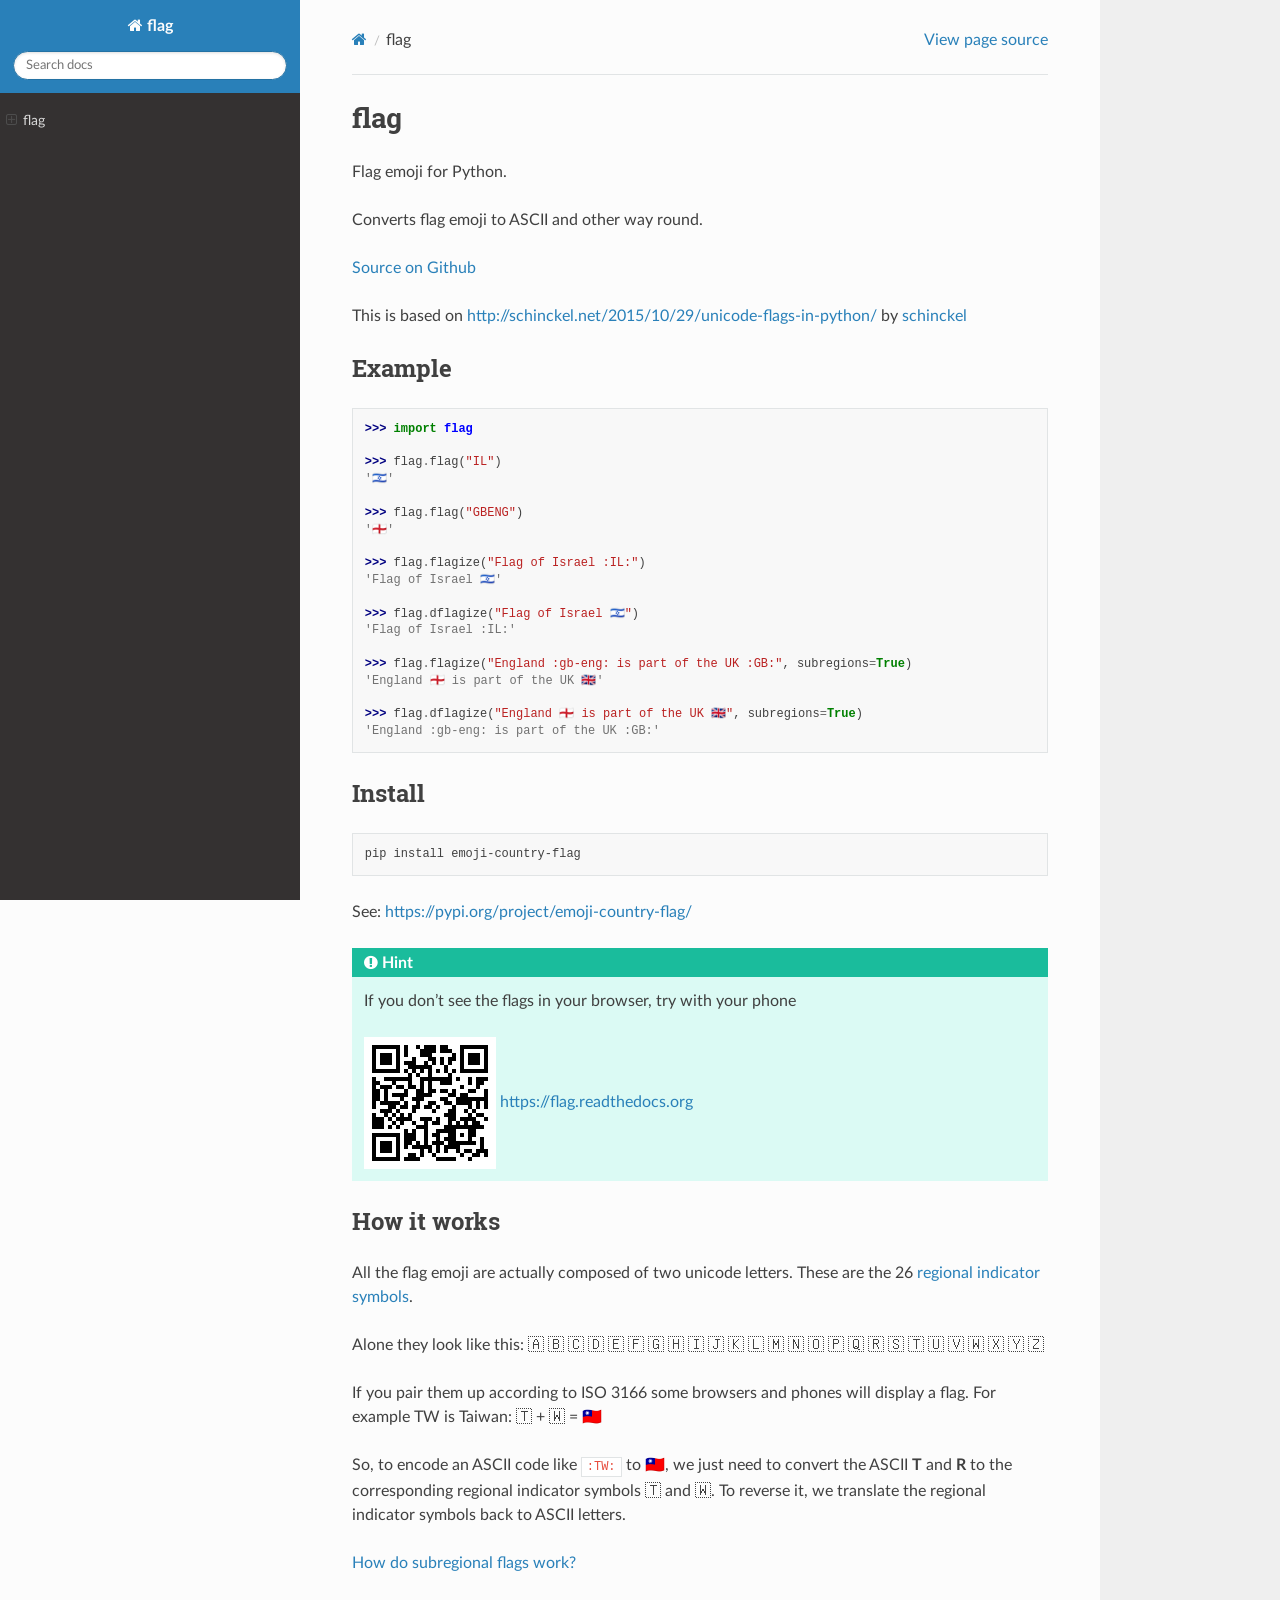
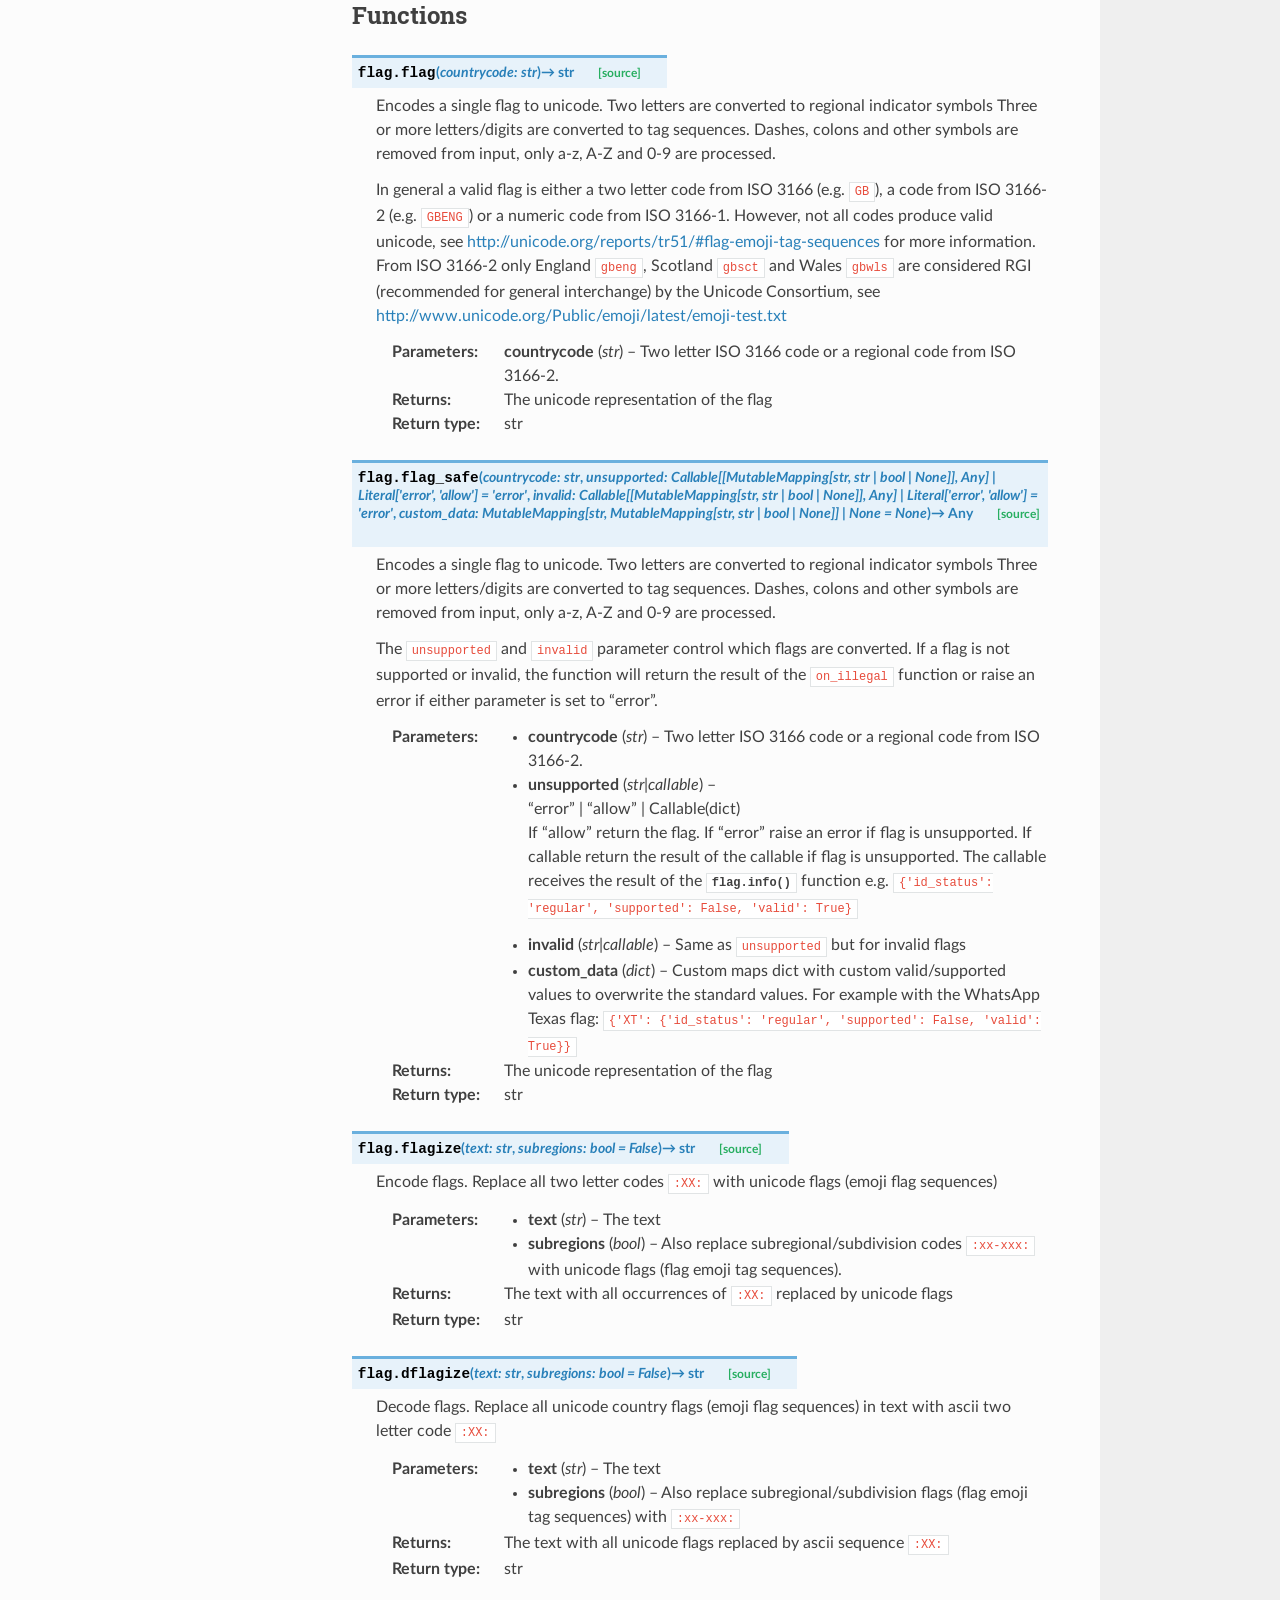
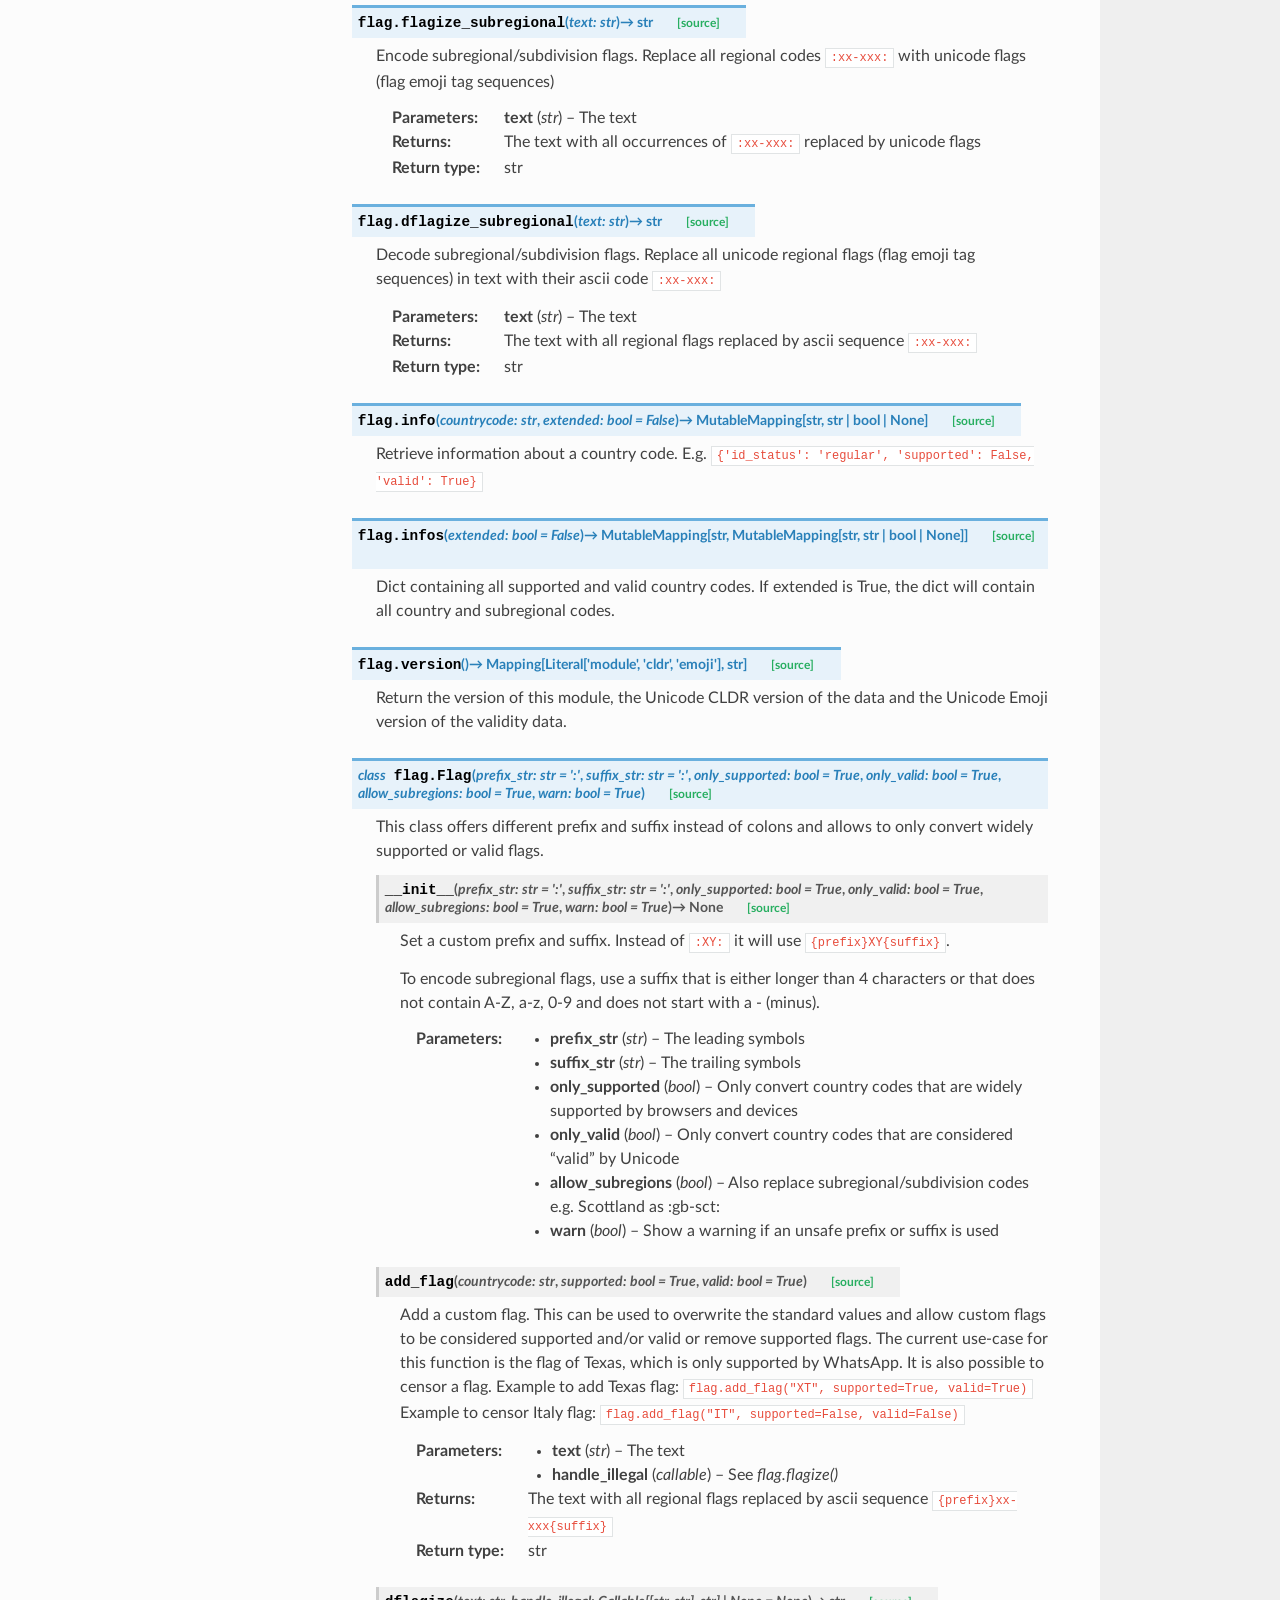
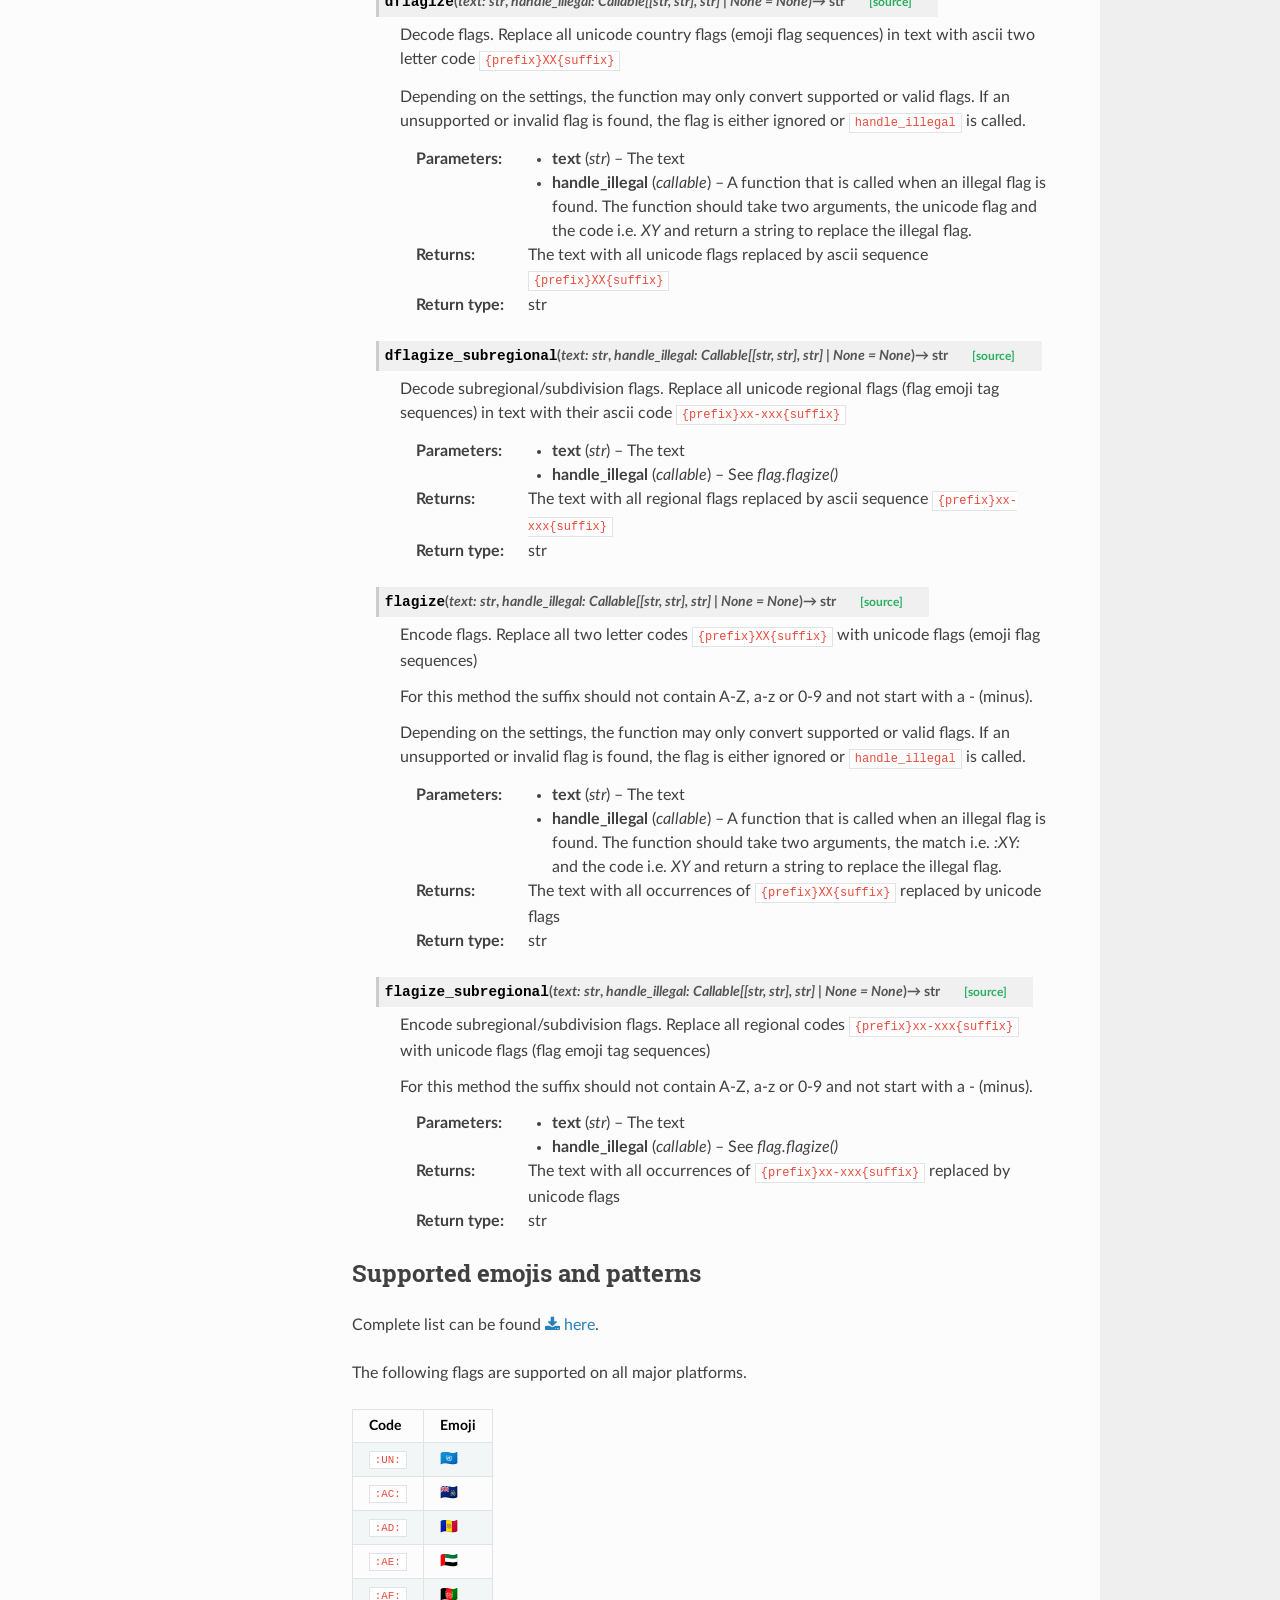
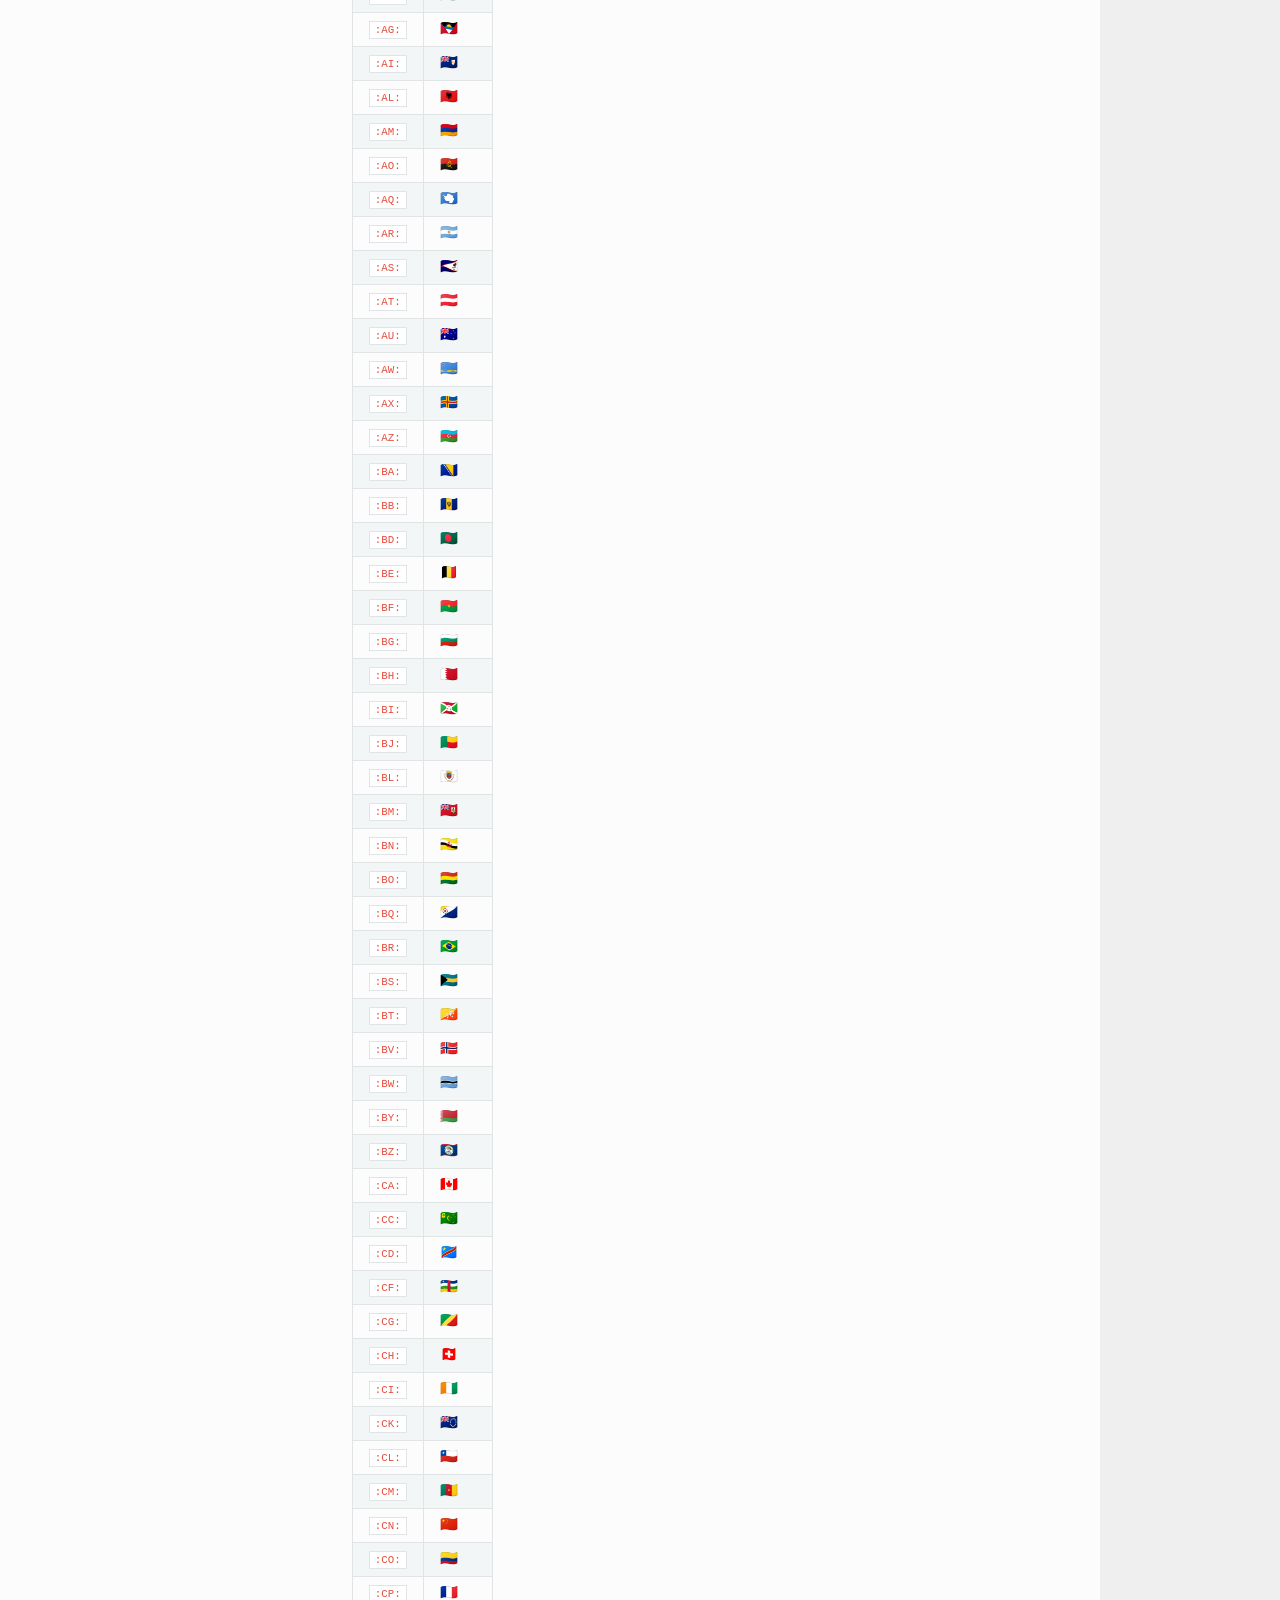
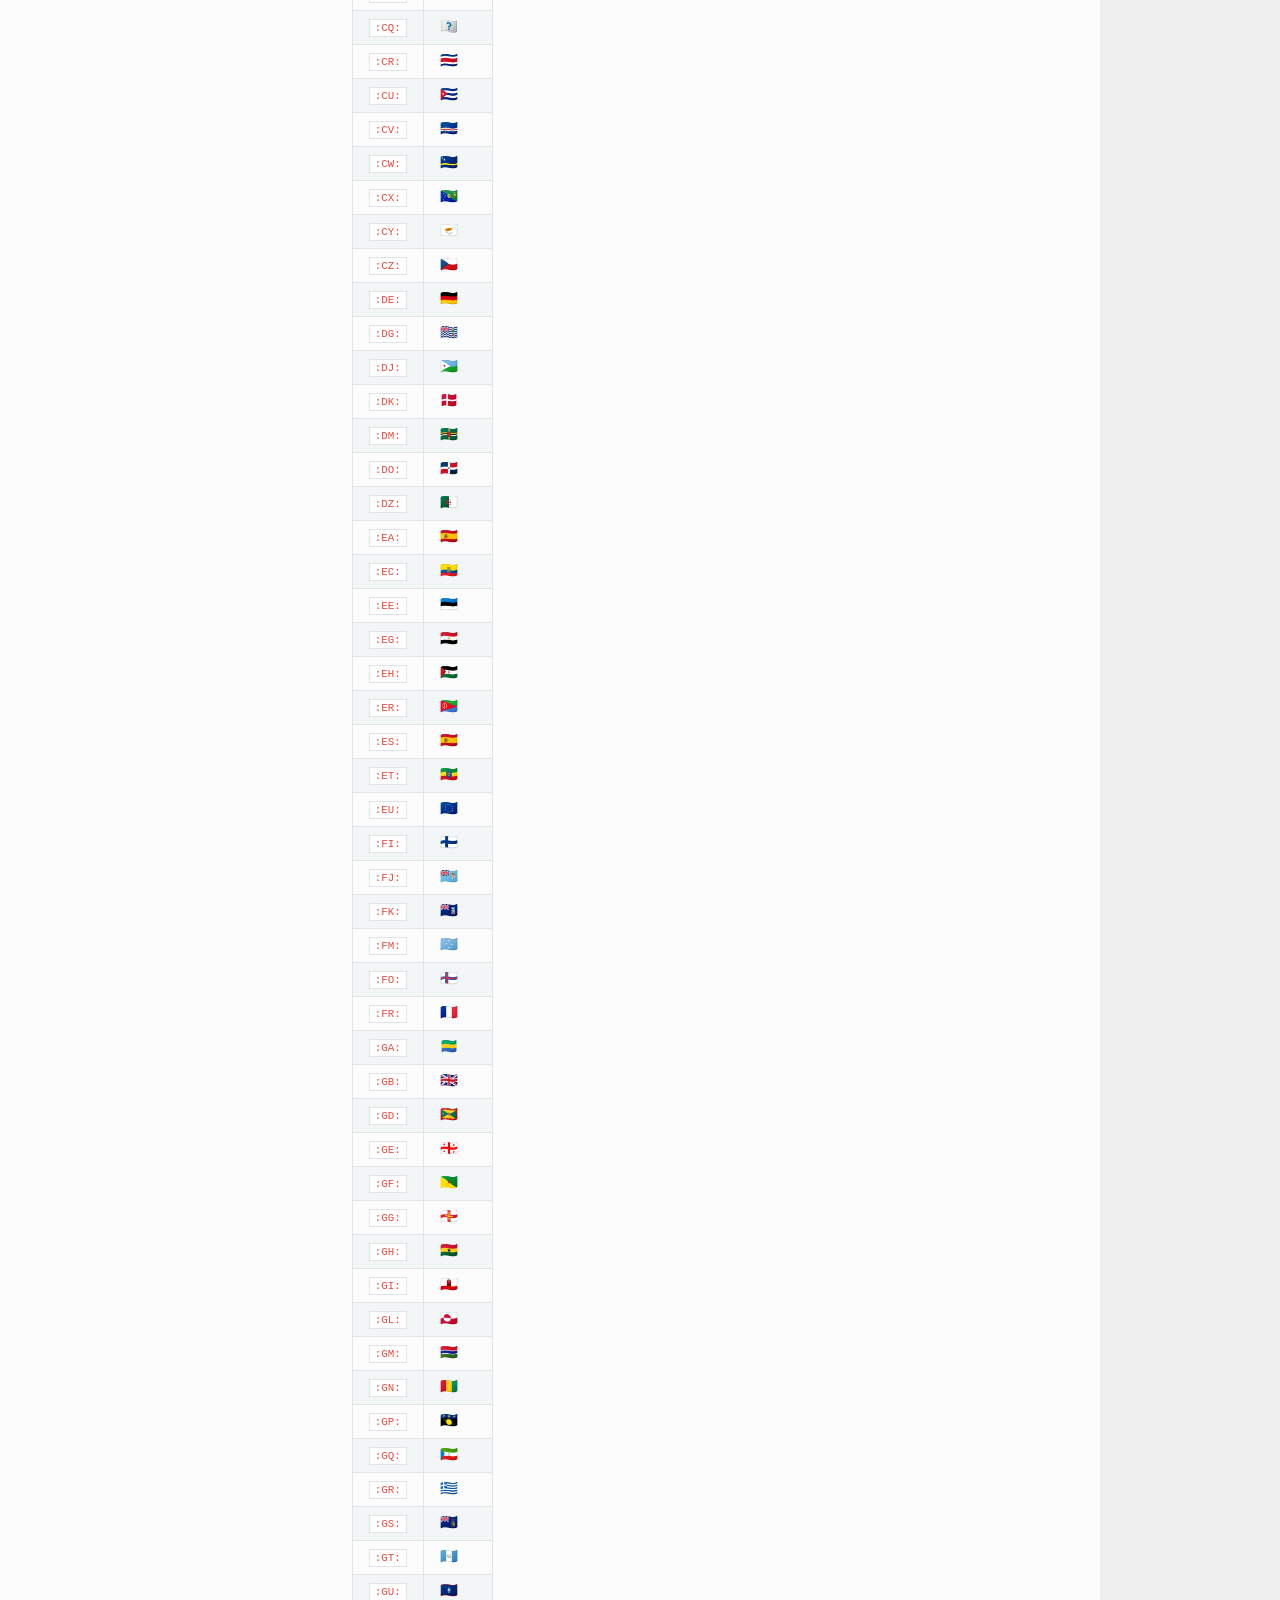
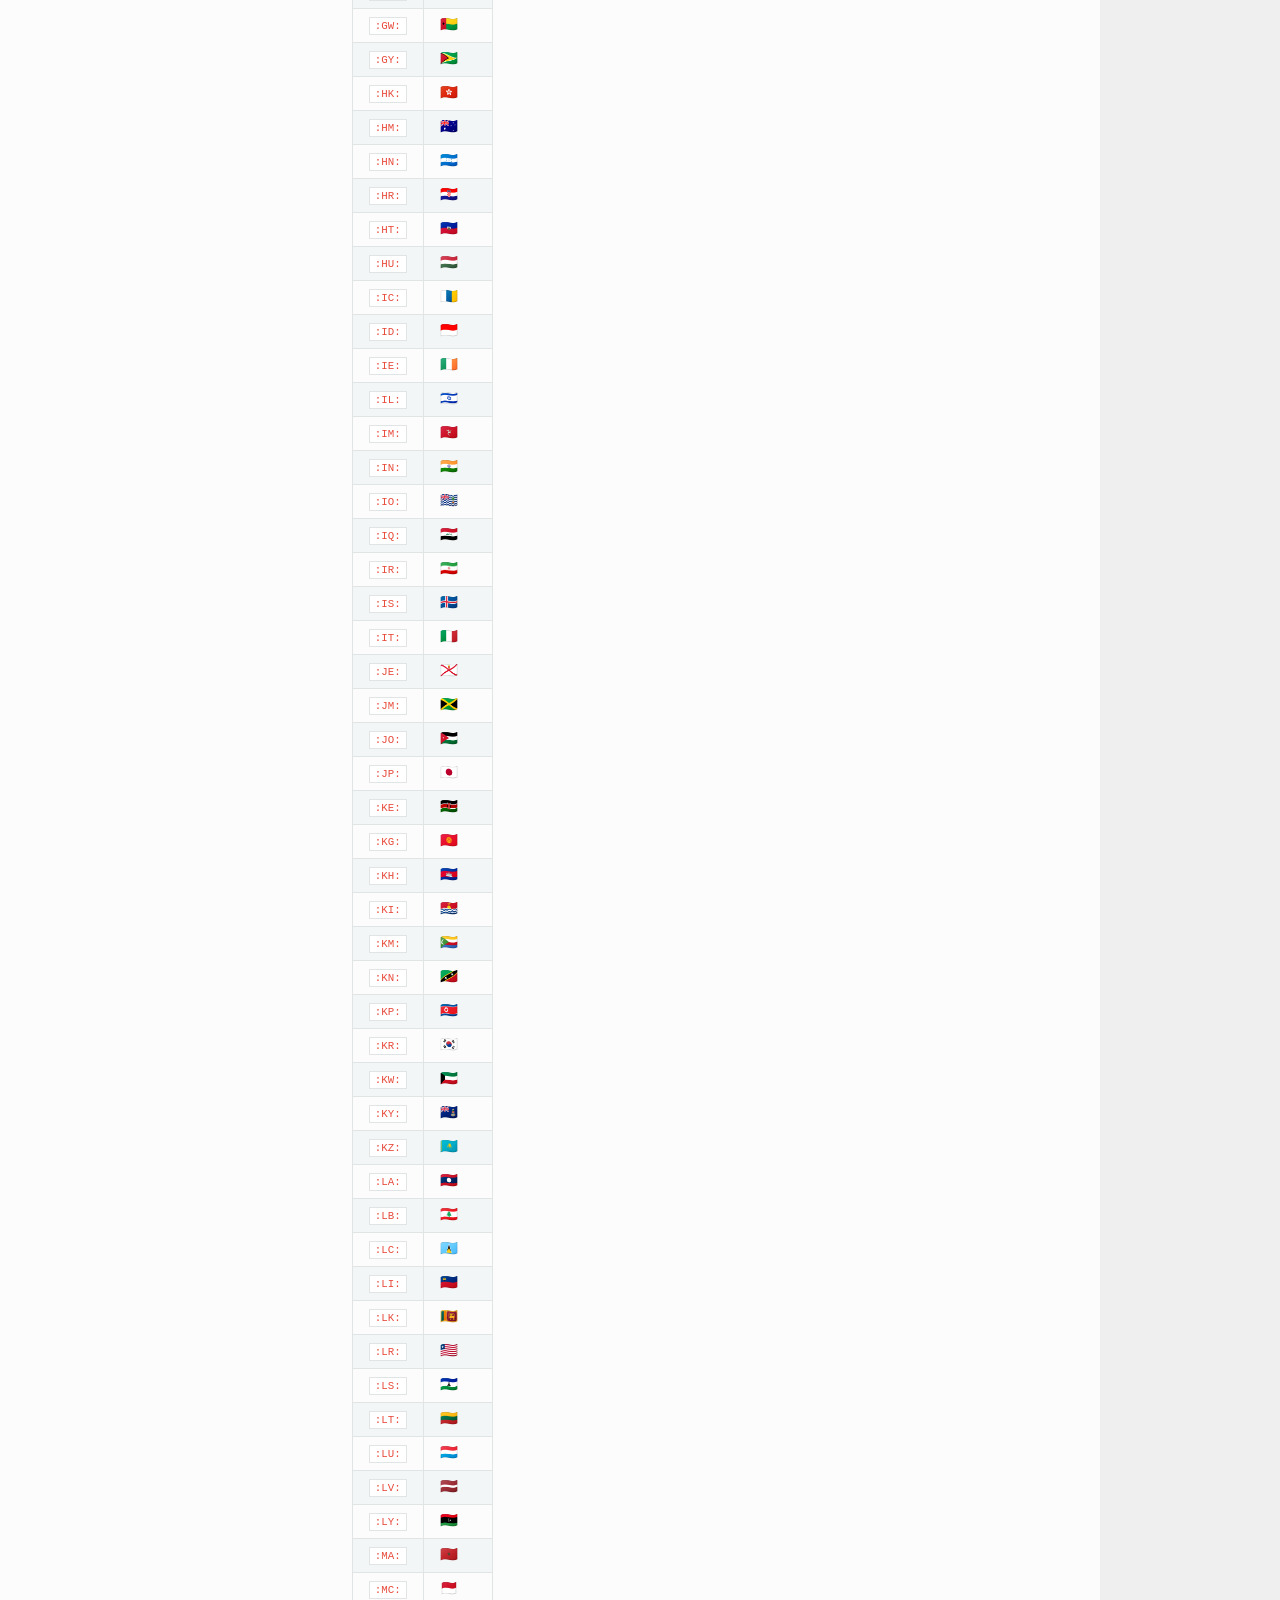
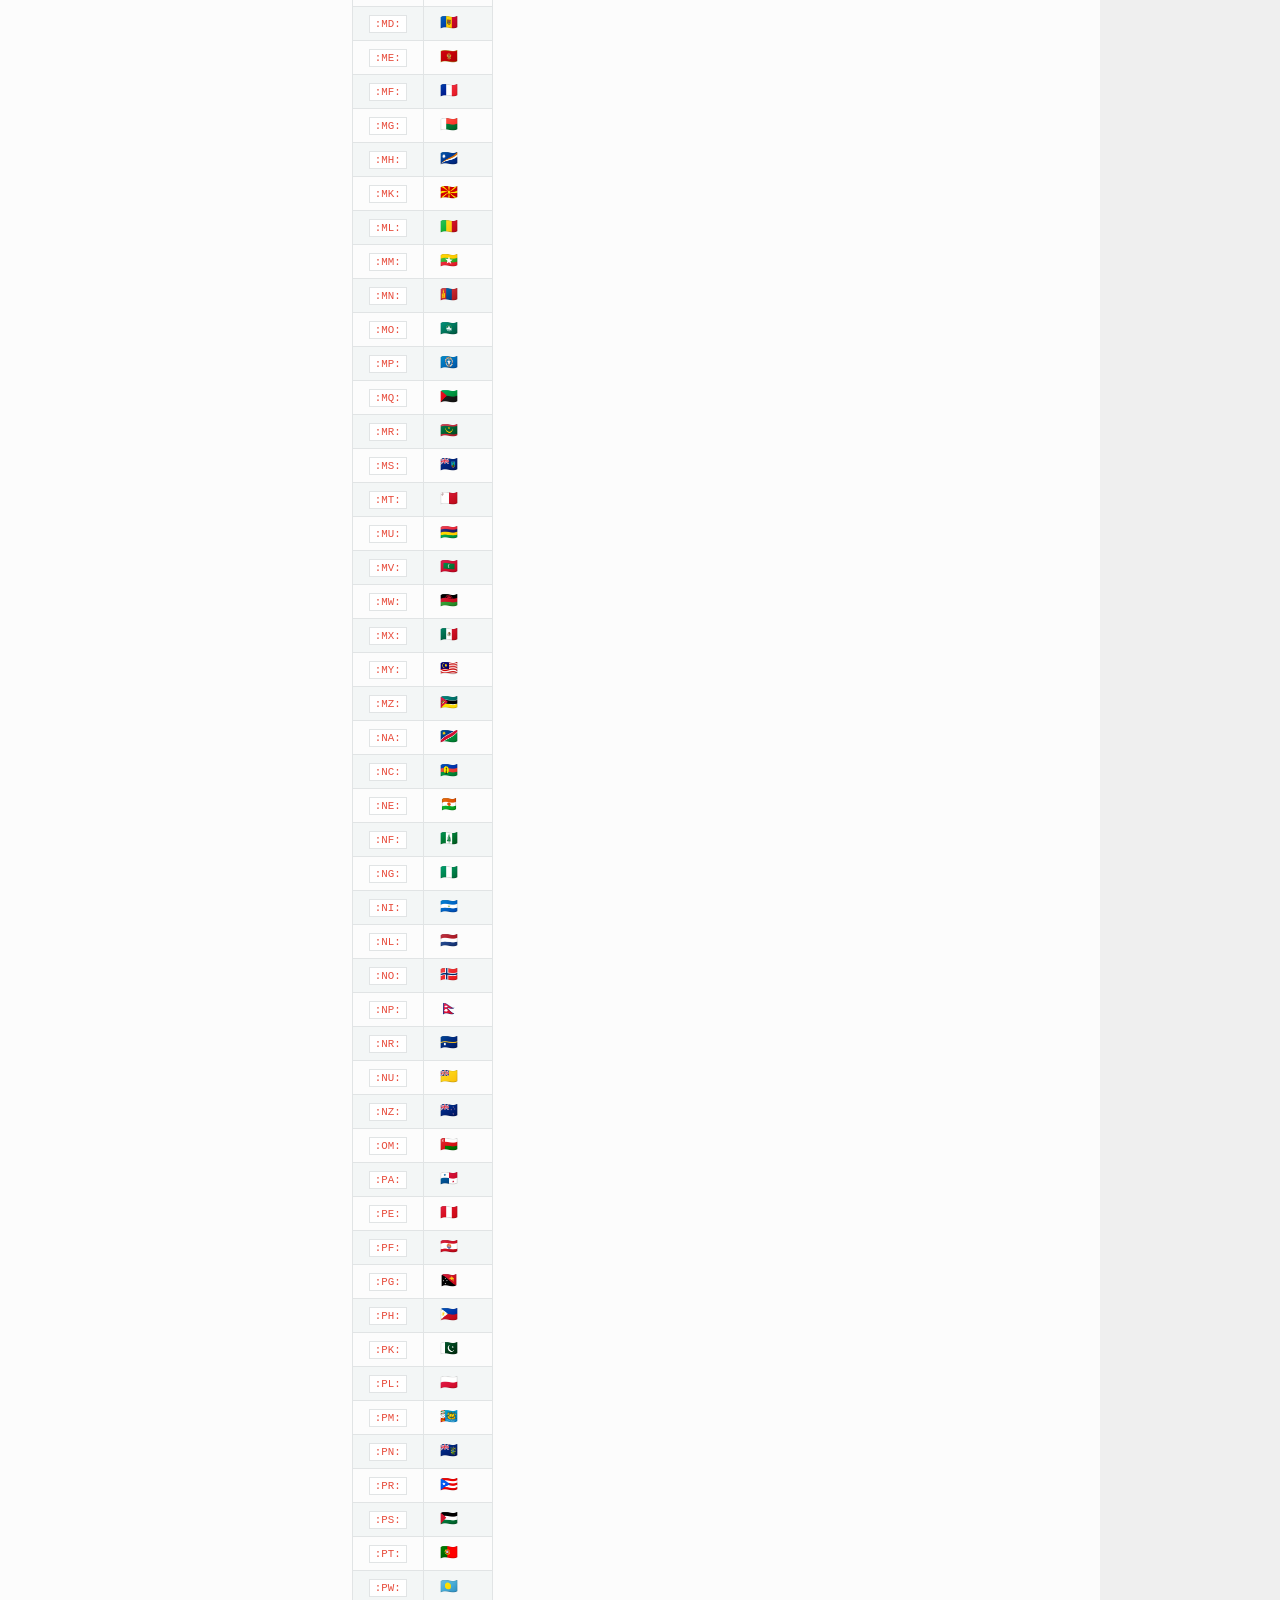
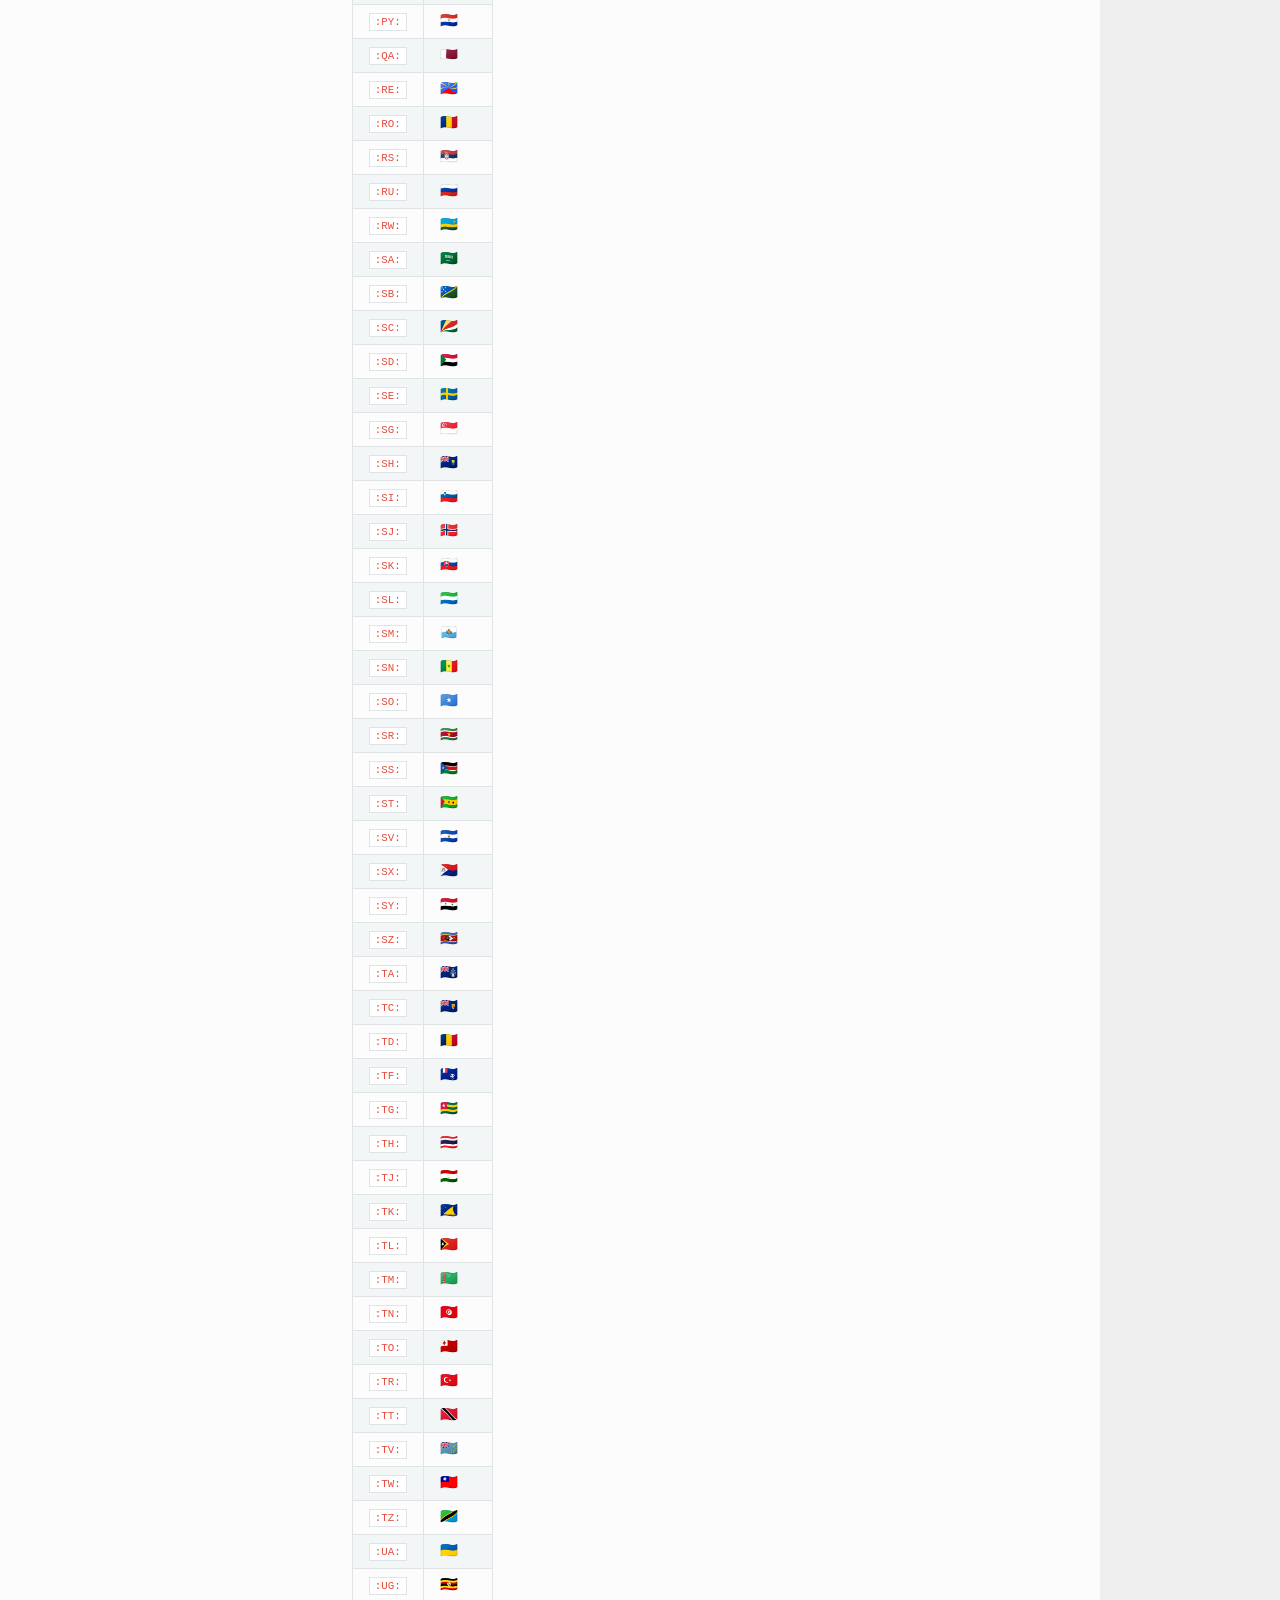
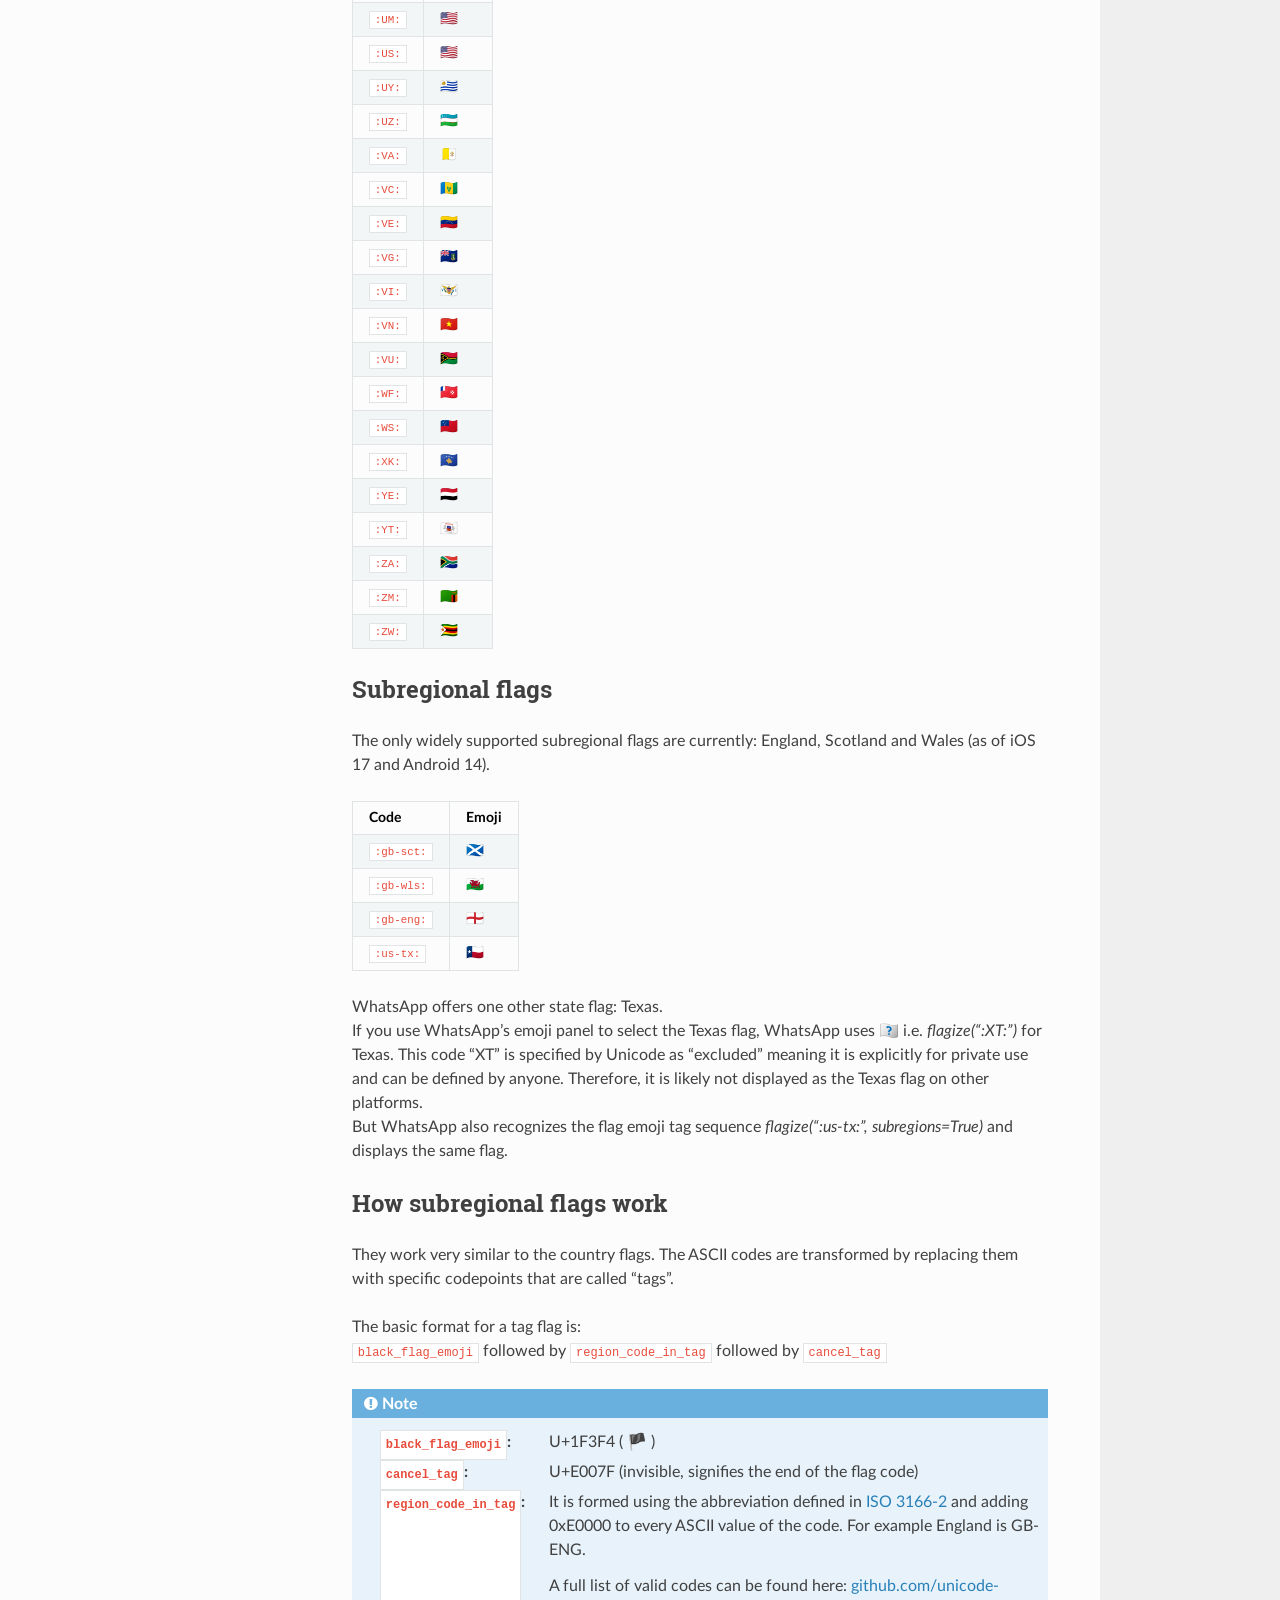
<file: docs/_build/html/index.html>
<!DOCTYPE html>
<html class="writer-html5" lang="en" data-content_root="./">
<head>
  <meta charset="utf-8" /><meta name="viewport" content="width=device-width, initial-scale=1" />

  <meta name="viewport" content="width=device-width, initial-scale=1.0" />
  <title>flag &mdash; flag  documentation</title>
      <link rel="stylesheet" type="text/css" href="_static/pygments.css?v=80d5e7a1" />
      <link rel="stylesheet" type="text/css" href="_static/css/theme.css?v=19f00094" />

  
  <!--[if lt IE 9]>
    <script src="_static/js/html5shiv.min.js"></script>
  <![endif]-->
  
        <script src="_static/jquery.js?v=5d32c60e"></script>
        <script src="_static/_sphinx_javascript_frameworks_compat.js?v=2cd50e6c"></script>
        <script src="_static/documentation_options.js?v=5929fcd5"></script>
        <script src="_static/doctools.js?v=9a2dae69"></script>
        <script src="_static/sphinx_highlight.js?v=dc90522c"></script>
    <script src="_static/js/theme.js"></script>
    <link rel="index" title="Index" href="genindex.html" />
    <link rel="search" title="Search" href="search.html" /> 
</head>

<body class="wy-body-for-nav"> 
  <div class="wy-grid-for-nav">
    <nav data-toggle="wy-nav-shift" class="wy-nav-side">
      <div class="wy-side-scroll">
        <div class="wy-side-nav-search" >

          
          
          <a href="#" class="icon icon-home">
            flag
          </a>
<div role="search">
  <form id="rtd-search-form" class="wy-form" action="search.html" method="get">
    <input type="text" name="q" placeholder="Search docs" aria-label="Search docs" />
    <input type="hidden" name="check_keywords" value="yes" />
    <input type="hidden" name="area" value="default" />
  </form>
</div>
        </div><div class="wy-menu wy-menu-vertical" data-spy="affix" role="navigation" aria-label="Navigation menu">
              <!-- Local TOC -->
              <div class="local-toc"><ul>
<li><a class="reference internal" href="#">flag</a><ul>
<li><a class="reference internal" href="#example">Example</a></li>
<li><a class="reference internal" href="#install">Install</a></li>
<li><a class="reference internal" href="#how-it-works">How it works</a></li>
<li><a class="reference internal" href="#functions">Functions</a><ul>
<li><a class="reference internal" href="#flag.flag"><code class="docutils literal notranslate"><span class="pre">flag()</span></code></a></li>
<li><a class="reference internal" href="#flag.flag_safe"><code class="docutils literal notranslate"><span class="pre">flag_safe()</span></code></a></li>
<li><a class="reference internal" href="#flag.flagize"><code class="docutils literal notranslate"><span class="pre">flagize()</span></code></a></li>
<li><a class="reference internal" href="#flag.dflagize"><code class="docutils literal notranslate"><span class="pre">dflagize()</span></code></a></li>
<li><a class="reference internal" href="#flag.flagize_subregional"><code class="docutils literal notranslate"><span class="pre">flagize_subregional()</span></code></a></li>
<li><a class="reference internal" href="#flag.dflagize_subregional"><code class="docutils literal notranslate"><span class="pre">dflagize_subregional()</span></code></a></li>
<li><a class="reference internal" href="#flag.info"><code class="docutils literal notranslate"><span class="pre">info()</span></code></a></li>
<li><a class="reference internal" href="#flag.infos"><code class="docutils literal notranslate"><span class="pre">infos()</span></code></a></li>
<li><a class="reference internal" href="#flag.version"><code class="docutils literal notranslate"><span class="pre">version()</span></code></a></li>
<li><a class="reference internal" href="#flag.Flag"><code class="docutils literal notranslate"><span class="pre">Flag</span></code></a><ul>
<li><a class="reference internal" href="#flag.Flag.__init__"><code class="docutils literal notranslate"><span class="pre">Flag.__init__()</span></code></a></li>
<li><a class="reference internal" href="#flag.Flag.add_flag"><code class="docutils literal notranslate"><span class="pre">Flag.add_flag()</span></code></a></li>
<li><a class="reference internal" href="#flag.Flag.dflagize"><code class="docutils literal notranslate"><span class="pre">Flag.dflagize()</span></code></a></li>
<li><a class="reference internal" href="#flag.Flag.dflagize_subregional"><code class="docutils literal notranslate"><span class="pre">Flag.dflagize_subregional()</span></code></a></li>
<li><a class="reference internal" href="#flag.Flag.flagize"><code class="docutils literal notranslate"><span class="pre">Flag.flagize()</span></code></a></li>
<li><a class="reference internal" href="#flag.Flag.flagize_subregional"><code class="docutils literal notranslate"><span class="pre">Flag.flagize_subregional()</span></code></a></li>
</ul>
</li>
</ul>
</li>
<li><a class="reference internal" href="#supported-emojis-and-patterns">Supported emojis and patterns</a></li>
<li><a class="reference internal" href="#subregional-flags">Subregional flags</a></li>
<li><a class="reference internal" href="#how-subregional-flags-work">How subregional flags work</a><ul>
<li><a class="reference internal" href="#id1">Example:</a></li>
</ul>
</li>
<li><a class="reference internal" href="#validity-and-support">Validity and Support</a><ul>
<li><a class="reference internal" href="#unsupported-flags">Unsupported flags:</a></li>
<li><a class="reference internal" href="#id2">Example:</a></li>
</ul>
</li>
<li><a class="reference internal" href="#indices-and-tables">Indices and tables</a></li>
</ul>
</li>
</ul>
</div>
        </div>
      </div>
    </nav>

    <section data-toggle="wy-nav-shift" class="wy-nav-content-wrap"><nav class="wy-nav-top" aria-label="Mobile navigation menu" >
          <i data-toggle="wy-nav-top" class="fa fa-bars"></i>
          <a href="#">flag</a>
      </nav>

      <div class="wy-nav-content">
        <div class="rst-content">
          <div role="navigation" aria-label="Page navigation">
  <ul class="wy-breadcrumbs">
      <li><a href="#" class="icon icon-home" aria-label="Home"></a></li>
      <li class="breadcrumb-item active">flag</li>
      <li class="wy-breadcrumbs-aside">
            <a href="_sources/index.rst.txt" rel="nofollow"> View page source</a>
      </li>
  </ul>
  <hr/>
</div>
          <div role="main" class="document" itemscope="itemscope" itemtype="http://schema.org/Article">
           <div itemprop="articleBody">
             
  <div class="toctree-wrapper compound">
</div>
<section id="flag">
<h1>flag<a class="headerlink" href="#flag" title="Link to this heading"></a></h1>
<p>Flag emoji for Python.</p>
<p>Converts flag emoji to ASCII and other way round.</p>
<p><a class="reference external" href="https://github.com/cvzi/flag">Source on Github</a></p>
<p>This is based on <a class="reference external" href="http://web.archive.org/web/20180425063617/https://schinckel.net/2015/10/29/unicode-flags-in-python/">http://schinckel.net/2015/10/29/unicode-flags-in-python/</a> by <a class="reference external" href="https://github.com/schinckel/">schinckel</a></p>
<section id="example">
<h2>Example<a class="headerlink" href="#example" title="Link to this heading"></a></h2>
<div class="highlight-python notranslate"><div class="highlight"><pre><span></span><span class="gp">&gt;&gt;&gt; </span><span class="kn">import</span> <span class="nn">flag</span>

<span class="gp">&gt;&gt;&gt; </span><span class="n">flag</span><span class="o">.</span><span class="n">flag</span><span class="p">(</span><span class="s2">&quot;IL&quot;</span><span class="p">)</span>
<span class="go">&#39;🇮🇱&#39;</span>

<span class="gp">&gt;&gt;&gt; </span><span class="n">flag</span><span class="o">.</span><span class="n">flag</span><span class="p">(</span><span class="s2">&quot;GBENG&quot;</span><span class="p">)</span>
<span class="go">&#39;🏴󠁧󠁢󠁥󠁮󠁧󠁿&#39;</span>

<span class="gp">&gt;&gt;&gt; </span><span class="n">flag</span><span class="o">.</span><span class="n">flagize</span><span class="p">(</span><span class="s2">&quot;Flag of Israel :IL:&quot;</span><span class="p">)</span>
<span class="go">&#39;Flag of Israel 🇮🇱&#39;</span>

<span class="gp">&gt;&gt;&gt; </span><span class="n">flag</span><span class="o">.</span><span class="n">dflagize</span><span class="p">(</span><span class="s2">&quot;Flag of Israel 🇮🇱&quot;</span><span class="p">)</span>
<span class="go">&#39;Flag of Israel :IL:&#39;</span>

<span class="gp">&gt;&gt;&gt; </span><span class="n">flag</span><span class="o">.</span><span class="n">flagize</span><span class="p">(</span><span class="s2">&quot;England :gb-eng: is part of the UK :GB:&quot;</span><span class="p">,</span> <span class="n">subregions</span><span class="o">=</span><span class="kc">True</span><span class="p">)</span>
<span class="go">&#39;England 🏴󠁧󠁢󠁥󠁮󠁧󠁿 is part of the UK 🇬🇧&#39;</span>

<span class="gp">&gt;&gt;&gt; </span><span class="n">flag</span><span class="o">.</span><span class="n">dflagize</span><span class="p">(</span><span class="s2">&quot;England 🏴󠁧󠁢󠁥󠁮󠁧󠁿 is part of the UK 🇬🇧&quot;</span><span class="p">,</span> <span class="n">subregions</span><span class="o">=</span><span class="kc">True</span><span class="p">)</span>
<span class="go">&#39;England :gb-eng: is part of the UK :GB:&#39;</span>
</pre></div>
</div>
</section>
<section id="install">
<h2>Install<a class="headerlink" href="#install" title="Link to this heading"></a></h2>
<div class="highlight-shell notranslate"><div class="highlight"><pre><span></span>pip<span class="w"> </span>install<span class="w"> </span>emoji-country-flag
</pre></div>
</div>
<p>See: <a class="reference external" href="https://pypi.org/project/emoji-country-flag/">https://pypi.org/project/emoji-country-flag/</a></p>
<div class="admonition hint">
<p class="admonition-title">Hint</p>
<p>If you don’t see the flags in your browser, try with your phone</p>
<p><a class="reference external" href="https://flag.readthedocs.org"><img alt="QR Code containg https://flag.readthedocs.org" src="_images/qr.png" /></a> <a class="reference external" href="https://flag.readthedocs.org">https://flag.readthedocs.org</a></p>
</div>
</section>
<section id="how-it-works">
<h2>How it works<a class="headerlink" href="#how-it-works" title="Link to this heading"></a></h2>
<p>All the flag emoji are actually composed of two unicode letters. These are the 26 <a class="reference external" href="https://en.wikipedia.org/wiki/Regional_Indicator_Symbol">regional indicator symbols</a>.</p>
<p>Alone they look like this:
🇦 🇧 🇨 🇩 🇪 🇫 🇬 🇭 🇮 🇯 🇰 🇱 🇲 🇳 🇴 🇵 🇶 🇷 🇸 🇹 🇺 🇻 🇼 🇽 🇾 🇿</p>
<p>If you pair them up according to ISO 3166 some browsers and phones will display a flag.
For example TW is Taiwan: 🇹 + 🇼 = 🇹🇼</p>
<p>So, to encode an ASCII code like <code class="docutils literal notranslate"><span class="pre">:TW:</span></code> to 🇹🇼, we just need to convert the ASCII <strong>T</strong> and <strong>R</strong> to the corresponding regional indicator symbols 🇹 and 🇼.
To reverse it, we translate the regional indicator symbols back to ASCII letters.</p>
<p><a class="reference internal" href="#how-subregional-flags-work">How do subregional flags work?</a></p>
</section>
<section id="functions">
<h2>Functions<a class="headerlink" href="#functions" title="Link to this heading"></a></h2>
<dl class="py function">
<dt class="sig sig-object py" id="flag.flag">
<span class="sig-prename descclassname"><span class="pre">flag.</span></span><span class="sig-name descname"><span class="pre">flag</span></span><span class="sig-paren">(</span><em class="sig-param"><span class="n"><span class="pre">countrycode</span></span><span class="p"><span class="pre">:</span></span><span class="w"> </span><span class="n"><span class="pre">str</span></span></em><span class="sig-paren">)</span> <span class="sig-return"><span class="sig-return-icon">&#x2192;</span> <span class="sig-return-typehint"><span class="pre">str</span></span></span><a class="reference internal" href="_modules/flag.html#flag"><span class="viewcode-link"><span class="pre">[source]</span></span></a><a class="headerlink" href="#flag.flag" title="Link to this definition"></a></dt>
<dd><p>Encodes a single flag to unicode. Two letters are converted to regional
indicator symbols
Three or more letters/digits are converted to tag sequences.
Dashes, colons and other symbols are removed from input, only a-z, A-Z and
0-9 are processed.</p>
<p>In general a valid flag is either a two letter code from ISO 3166
(e.g. <code class="docutils literal notranslate"><span class="pre">GB</span></code>), a code from ISO 3166-2 (e.g. <code class="docutils literal notranslate"><span class="pre">GBENG</span></code>) or a numeric code
from ISO 3166-1.
However, not all codes produce valid unicode, see
<a class="reference external" href="http://unicode.org/reports/tr51/#flag-emoji-tag-sequences">http://unicode.org/reports/tr51/#flag-emoji-tag-sequences</a> for more
information.
From ISO 3166-2 only England <code class="docutils literal notranslate"><span class="pre">gbeng</span></code>, Scotland <code class="docutils literal notranslate"><span class="pre">gbsct</span></code> and
Wales <code class="docutils literal notranslate"><span class="pre">gbwls</span></code> are considered RGI (recommended for general interchange)
by the Unicode Consortium,
see <a class="reference external" href="http://www.unicode.org/Public/emoji/latest/emoji-test.txt">http://www.unicode.org/Public/emoji/latest/emoji-test.txt</a></p>
<dl class="field-list simple">
<dt class="field-odd">Parameters<span class="colon">:</span></dt>
<dd class="field-odd"><p><strong>countrycode</strong> (<em>str</em>) – Two letter ISO 3166 code or a regional code
from ISO 3166-2.</p>
</dd>
<dt class="field-even">Returns<span class="colon">:</span></dt>
<dd class="field-even"><p>The unicode representation of the flag</p>
</dd>
<dt class="field-odd">Return type<span class="colon">:</span></dt>
<dd class="field-odd"><p>str</p>
</dd>
</dl>
</dd></dl>

<dl class="py function">
<dt class="sig sig-object py" id="flag.flag_safe">
<span class="sig-prename descclassname"><span class="pre">flag.</span></span><span class="sig-name descname"><span class="pre">flag_safe</span></span><span class="sig-paren">(</span><em class="sig-param"><span class="n"><span class="pre">countrycode</span></span><span class="p"><span class="pre">:</span></span><span class="w"> </span><span class="n"><span class="pre">str</span></span></em>, <em class="sig-param"><span class="n"><span class="pre">unsupported</span></span><span class="p"><span class="pre">:</span></span><span class="w"> </span><span class="n"><span class="pre">Callable</span><span class="p"><span class="pre">[</span></span><span class="p"><span class="pre">[</span></span><span class="pre">MutableMapping</span><span class="p"><span class="pre">[</span></span><span class="pre">str</span><span class="p"><span class="pre">,</span></span><span class="w"> </span><span class="pre">str</span><span class="w"> </span><span class="p"><span class="pre">|</span></span><span class="w"> </span><span class="pre">bool</span><span class="w"> </span><span class="p"><span class="pre">|</span></span><span class="w"> </span><span class="pre">None</span><span class="p"><span class="pre">]</span></span><span class="p"><span class="pre">]</span></span><span class="p"><span class="pre">,</span></span><span class="w"> </span><span class="pre">Any</span><span class="p"><span class="pre">]</span></span><span class="w"> </span><span class="p"><span class="pre">|</span></span><span class="w"> </span><span class="pre">Literal</span><span class="p"><span class="pre">[</span></span><span class="s"><span class="pre">'error'</span></span><span class="p"><span class="pre">,</span></span><span class="w"> </span><span class="s"><span class="pre">'allow'</span></span><span class="p"><span class="pre">]</span></span></span><span class="w"> </span><span class="o"><span class="pre">=</span></span><span class="w"> </span><span class="default_value"><span class="pre">'error'</span></span></em>, <em class="sig-param"><span class="n"><span class="pre">invalid</span></span><span class="p"><span class="pre">:</span></span><span class="w"> </span><span class="n"><span class="pre">Callable</span><span class="p"><span class="pre">[</span></span><span class="p"><span class="pre">[</span></span><span class="pre">MutableMapping</span><span class="p"><span class="pre">[</span></span><span class="pre">str</span><span class="p"><span class="pre">,</span></span><span class="w"> </span><span class="pre">str</span><span class="w"> </span><span class="p"><span class="pre">|</span></span><span class="w"> </span><span class="pre">bool</span><span class="w"> </span><span class="p"><span class="pre">|</span></span><span class="w"> </span><span class="pre">None</span><span class="p"><span class="pre">]</span></span><span class="p"><span class="pre">]</span></span><span class="p"><span class="pre">,</span></span><span class="w"> </span><span class="pre">Any</span><span class="p"><span class="pre">]</span></span><span class="w"> </span><span class="p"><span class="pre">|</span></span><span class="w"> </span><span class="pre">Literal</span><span class="p"><span class="pre">[</span></span><span class="s"><span class="pre">'error'</span></span><span class="p"><span class="pre">,</span></span><span class="w"> </span><span class="s"><span class="pre">'allow'</span></span><span class="p"><span class="pre">]</span></span></span><span class="w"> </span><span class="o"><span class="pre">=</span></span><span class="w"> </span><span class="default_value"><span class="pre">'error'</span></span></em>, <em class="sig-param"><span class="n"><span class="pre">custom_data</span></span><span class="p"><span class="pre">:</span></span><span class="w"> </span><span class="n"><span class="pre">MutableMapping</span><span class="p"><span class="pre">[</span></span><span class="pre">str</span><span class="p"><span class="pre">,</span></span><span class="w"> </span><span class="pre">MutableMapping</span><span class="p"><span class="pre">[</span></span><span class="pre">str</span><span class="p"><span class="pre">,</span></span><span class="w"> </span><span class="pre">str</span><span class="w"> </span><span class="p"><span class="pre">|</span></span><span class="w"> </span><span class="pre">bool</span><span class="w"> </span><span class="p"><span class="pre">|</span></span><span class="w"> </span><span class="pre">None</span><span class="p"><span class="pre">]</span></span><span class="p"><span class="pre">]</span></span><span class="w"> </span><span class="p"><span class="pre">|</span></span><span class="w"> </span><span class="pre">None</span></span><span class="w"> </span><span class="o"><span class="pre">=</span></span><span class="w"> </span><span class="default_value"><span class="pre">None</span></span></em><span class="sig-paren">)</span> <span class="sig-return"><span class="sig-return-icon">&#x2192;</span> <span class="sig-return-typehint"><span class="pre">Any</span></span></span><a class="reference internal" href="_modules/flag.html#flag_safe"><span class="viewcode-link"><span class="pre">[source]</span></span></a><a class="headerlink" href="#flag.flag_safe" title="Link to this definition"></a></dt>
<dd><p>Encodes a single flag to unicode. Two letters are converted to regional
indicator symbols
Three or more letters/digits are converted to tag sequences.
Dashes, colons and other symbols are removed from input, only a-z, A-Z and
0-9 are processed.</p>
<p>The <code class="docutils literal notranslate"><span class="pre">unsupported</span></code> and <code class="docutils literal notranslate"><span class="pre">invalid</span></code> parameter control which flags are
converted. If a flag is not supported or invalid, the function will
return the result of the <code class="docutils literal notranslate"><span class="pre">on_illegal</span></code> function or raise an error
if either parameter is set to “error”.</p>
<dl class="field-list simple">
<dt class="field-odd">Parameters<span class="colon">:</span></dt>
<dd class="field-odd"><ul class="simple">
<li><p><strong>countrycode</strong> (<em>str</em>) – Two letter ISO 3166 code or a regional code
from ISO 3166-2.</p></li>
<li><p><strong>unsupported</strong> (<em>str</em><em>|</em><em>callable</em>) – <p>“error” | “allow” | Callable(dict)</p>
<p>If “allow” return the flag.
If “error” raise an error if flag is unsupported. If callable
return the result of the callable if flag is unsupported. The callable
receives the result of the <a class="reference internal" href="#flag.info" title="flag.info"><code class="xref py py-meth docutils literal notranslate"><span class="pre">flag.info()</span></code></a> function e.g.
<code class="docutils literal notranslate"><span class="pre">{'id_status':</span> <span class="pre">'regular',</span> <span class="pre">'supported':</span> <span class="pre">False,</span> <span class="pre">'valid':</span> <span class="pre">True}</span></code></p>
</p></li>
<li><p><strong>invalid</strong> (<em>str</em><em>|</em><em>callable</em>) – Same as <code class="docutils literal notranslate"><span class="pre">unsupported</span></code> but for invalid flags</p></li>
<li><p><strong>custom_data</strong> (<em>dict</em>) – Custom maps dict with custom valid/supported values to overwrite
the standard values. For example with the WhatsApp Texas flag:
<code class="docutils literal notranslate"><span class="pre">{'XT':</span> <span class="pre">{'id_status':</span> <span class="pre">'regular',</span> <span class="pre">'supported':</span> <span class="pre">False,</span> <span class="pre">'valid':</span> <span class="pre">True}}</span></code></p></li>
</ul>
</dd>
<dt class="field-even">Returns<span class="colon">:</span></dt>
<dd class="field-even"><p>The unicode representation of the flag</p>
</dd>
<dt class="field-odd">Return type<span class="colon">:</span></dt>
<dd class="field-odd"><p>str</p>
</dd>
</dl>
</dd></dl>

<dl class="py function">
<dt class="sig sig-object py" id="flag.flagize">
<span class="sig-prename descclassname"><span class="pre">flag.</span></span><span class="sig-name descname"><span class="pre">flagize</span></span><span class="sig-paren">(</span><em class="sig-param"><span class="n"><span class="pre">text</span></span><span class="p"><span class="pre">:</span></span><span class="w"> </span><span class="n"><span class="pre">str</span></span></em>, <em class="sig-param"><span class="n"><span class="pre">subregions</span></span><span class="p"><span class="pre">:</span></span><span class="w"> </span><span class="n"><span class="pre">bool</span></span><span class="w"> </span><span class="o"><span class="pre">=</span></span><span class="w"> </span><span class="default_value"><span class="pre">False</span></span></em><span class="sig-paren">)</span> <span class="sig-return"><span class="sig-return-icon">&#x2192;</span> <span class="sig-return-typehint"><span class="pre">str</span></span></span><a class="reference internal" href="_modules/flag.html#flagize"><span class="viewcode-link"><span class="pre">[source]</span></span></a><a class="headerlink" href="#flag.flagize" title="Link to this definition"></a></dt>
<dd><p>Encode flags. Replace all two letter codes <code class="docutils literal notranslate"><span class="pre">:XX:</span></code> with unicode flags
(emoji flag sequences)</p>
<dl class="field-list simple">
<dt class="field-odd">Parameters<span class="colon">:</span></dt>
<dd class="field-odd"><ul class="simple">
<li><p><strong>text</strong> (<em>str</em>) – The text</p></li>
<li><p><strong>subregions</strong> (<em>bool</em>) – Also replace subregional/subdivision codes
<code class="docutils literal notranslate"><span class="pre">:xx-xxx:</span></code> with unicode flags (flag emoji tag sequences).</p></li>
</ul>
</dd>
<dt class="field-even">Returns<span class="colon">:</span></dt>
<dd class="field-even"><p>The text with all occurrences of <code class="docutils literal notranslate"><span class="pre">:XX:</span></code> replaced by unicode
flags</p>
</dd>
<dt class="field-odd">Return type<span class="colon">:</span></dt>
<dd class="field-odd"><p>str</p>
</dd>
</dl>
</dd></dl>

<dl class="py function">
<dt class="sig sig-object py" id="flag.dflagize">
<span class="sig-prename descclassname"><span class="pre">flag.</span></span><span class="sig-name descname"><span class="pre">dflagize</span></span><span class="sig-paren">(</span><em class="sig-param"><span class="n"><span class="pre">text</span></span><span class="p"><span class="pre">:</span></span><span class="w"> </span><span class="n"><span class="pre">str</span></span></em>, <em class="sig-param"><span class="n"><span class="pre">subregions</span></span><span class="p"><span class="pre">:</span></span><span class="w"> </span><span class="n"><span class="pre">bool</span></span><span class="w"> </span><span class="o"><span class="pre">=</span></span><span class="w"> </span><span class="default_value"><span class="pre">False</span></span></em><span class="sig-paren">)</span> <span class="sig-return"><span class="sig-return-icon">&#x2192;</span> <span class="sig-return-typehint"><span class="pre">str</span></span></span><a class="reference internal" href="_modules/flag.html#dflagize"><span class="viewcode-link"><span class="pre">[source]</span></span></a><a class="headerlink" href="#flag.dflagize" title="Link to this definition"></a></dt>
<dd><p>Decode flags. Replace all unicode country flags (emoji flag sequences)
in text with ascii two letter code <code class="docutils literal notranslate"><span class="pre">:XX:</span></code></p>
<dl class="field-list simple">
<dt class="field-odd">Parameters<span class="colon">:</span></dt>
<dd class="field-odd"><ul class="simple">
<li><p><strong>text</strong> (<em>str</em>) – The text</p></li>
<li><p><strong>subregions</strong> (<em>bool</em>) – Also replace subregional/subdivision flags
(flag emoji tag sequences) with <code class="docutils literal notranslate"><span class="pre">:xx-xxx:</span></code></p></li>
</ul>
</dd>
<dt class="field-even">Returns<span class="colon">:</span></dt>
<dd class="field-even"><p>The text with all unicode flags replaced by ascii
sequence <code class="docutils literal notranslate"><span class="pre">:XX:</span></code></p>
</dd>
<dt class="field-odd">Return type<span class="colon">:</span></dt>
<dd class="field-odd"><p>str</p>
</dd>
</dl>
</dd></dl>

<dl class="py function">
<dt class="sig sig-object py" id="flag.flagize_subregional">
<span class="sig-prename descclassname"><span class="pre">flag.</span></span><span class="sig-name descname"><span class="pre">flagize_subregional</span></span><span class="sig-paren">(</span><em class="sig-param"><span class="n"><span class="pre">text</span></span><span class="p"><span class="pre">:</span></span><span class="w"> </span><span class="n"><span class="pre">str</span></span></em><span class="sig-paren">)</span> <span class="sig-return"><span class="sig-return-icon">&#x2192;</span> <span class="sig-return-typehint"><span class="pre">str</span></span></span><a class="reference internal" href="_modules/flag.html#flagize_subregional"><span class="viewcode-link"><span class="pre">[source]</span></span></a><a class="headerlink" href="#flag.flagize_subregional" title="Link to this definition"></a></dt>
<dd><p>Encode subregional/subdivision flags. Replace all regional codes
<code class="docutils literal notranslate"><span class="pre">:xx-xxx:</span></code> with unicode flags (flag emoji tag sequences)</p>
<dl class="field-list simple">
<dt class="field-odd">Parameters<span class="colon">:</span></dt>
<dd class="field-odd"><p><strong>text</strong> (<em>str</em>) – The text</p>
</dd>
<dt class="field-even">Returns<span class="colon">:</span></dt>
<dd class="field-even"><p>The text with all occurrences of <code class="docutils literal notranslate"><span class="pre">:xx-xxx:</span></code> replaced by
unicode flags</p>
</dd>
<dt class="field-odd">Return type<span class="colon">:</span></dt>
<dd class="field-odd"><p>str</p>
</dd>
</dl>
</dd></dl>

<dl class="py function">
<dt class="sig sig-object py" id="flag.dflagize_subregional">
<span class="sig-prename descclassname"><span class="pre">flag.</span></span><span class="sig-name descname"><span class="pre">dflagize_subregional</span></span><span class="sig-paren">(</span><em class="sig-param"><span class="n"><span class="pre">text</span></span><span class="p"><span class="pre">:</span></span><span class="w"> </span><span class="n"><span class="pre">str</span></span></em><span class="sig-paren">)</span> <span class="sig-return"><span class="sig-return-icon">&#x2192;</span> <span class="sig-return-typehint"><span class="pre">str</span></span></span><a class="reference internal" href="_modules/flag.html#dflagize_subregional"><span class="viewcode-link"><span class="pre">[source]</span></span></a><a class="headerlink" href="#flag.dflagize_subregional" title="Link to this definition"></a></dt>
<dd><p>Decode subregional/subdivision flags. Replace all unicode regional
flags (flag emoji tag sequences) in text with their ascii
code <code class="docutils literal notranslate"><span class="pre">:xx-xxx:</span></code></p>
<dl class="field-list simple">
<dt class="field-odd">Parameters<span class="colon">:</span></dt>
<dd class="field-odd"><p><strong>text</strong> (<em>str</em>) – The text</p>
</dd>
<dt class="field-even">Returns<span class="colon">:</span></dt>
<dd class="field-even"><p>The text with all regional flags replaced by ascii
sequence <code class="docutils literal notranslate"><span class="pre">:xx-xxx:</span></code></p>
</dd>
<dt class="field-odd">Return type<span class="colon">:</span></dt>
<dd class="field-odd"><p>str</p>
</dd>
</dl>
</dd></dl>

<dl class="py function">
<dt class="sig sig-object py" id="flag.info">
<span class="sig-prename descclassname"><span class="pre">flag.</span></span><span class="sig-name descname"><span class="pre">info</span></span><span class="sig-paren">(</span><em class="sig-param"><span class="n"><span class="pre">countrycode</span></span><span class="p"><span class="pre">:</span></span><span class="w"> </span><span class="n"><span class="pre">str</span></span></em>, <em class="sig-param"><span class="n"><span class="pre">extended</span></span><span class="p"><span class="pre">:</span></span><span class="w"> </span><span class="n"><span class="pre">bool</span></span><span class="w"> </span><span class="o"><span class="pre">=</span></span><span class="w"> </span><span class="default_value"><span class="pre">False</span></span></em><span class="sig-paren">)</span> <span class="sig-return"><span class="sig-return-icon">&#x2192;</span> <span class="sig-return-typehint"><span class="pre">MutableMapping</span><span class="p"><span class="pre">[</span></span><span class="pre">str</span><span class="p"><span class="pre">,</span></span><span class="w"> </span><span class="pre">str</span><span class="w"> </span><span class="p"><span class="pre">|</span></span><span class="w"> </span><span class="pre">bool</span><span class="w"> </span><span class="p"><span class="pre">|</span></span><span class="w"> </span><span class="pre">None</span><span class="p"><span class="pre">]</span></span></span></span><a class="reference internal" href="_modules/flag.html#info"><span class="viewcode-link"><span class="pre">[source]</span></span></a><a class="headerlink" href="#flag.info" title="Link to this definition"></a></dt>
<dd><p>Retrieve information about a country code.
E.g. <code class="docutils literal notranslate"><span class="pre">{'id_status':</span> <span class="pre">'regular',</span> <span class="pre">'supported':</span> <span class="pre">False,</span> <span class="pre">'valid':</span> <span class="pre">True}</span></code></p>
</dd></dl>

<dl class="py function">
<dt class="sig sig-object py" id="flag.infos">
<span class="sig-prename descclassname"><span class="pre">flag.</span></span><span class="sig-name descname"><span class="pre">infos</span></span><span class="sig-paren">(</span><em class="sig-param"><span class="n"><span class="pre">extended</span></span><span class="p"><span class="pre">:</span></span><span class="w"> </span><span class="n"><span class="pre">bool</span></span><span class="w"> </span><span class="o"><span class="pre">=</span></span><span class="w"> </span><span class="default_value"><span class="pre">False</span></span></em><span class="sig-paren">)</span> <span class="sig-return"><span class="sig-return-icon">&#x2192;</span> <span class="sig-return-typehint"><span class="pre">MutableMapping</span><span class="p"><span class="pre">[</span></span><span class="pre">str</span><span class="p"><span class="pre">,</span></span><span class="w"> </span><span class="pre">MutableMapping</span><span class="p"><span class="pre">[</span></span><span class="pre">str</span><span class="p"><span class="pre">,</span></span><span class="w"> </span><span class="pre">str</span><span class="w"> </span><span class="p"><span class="pre">|</span></span><span class="w"> </span><span class="pre">bool</span><span class="w"> </span><span class="p"><span class="pre">|</span></span><span class="w"> </span><span class="pre">None</span><span class="p"><span class="pre">]</span></span><span class="p"><span class="pre">]</span></span></span></span><a class="reference internal" href="_modules/flag.html#infos"><span class="viewcode-link"><span class="pre">[source]</span></span></a><a class="headerlink" href="#flag.infos" title="Link to this definition"></a></dt>
<dd><p>Dict containing all supported and valid country codes.
If extended is True, the dict will contain all country
and subregional codes.</p>
</dd></dl>

<dl class="py function">
<dt class="sig sig-object py" id="flag.version">
<span class="sig-prename descclassname"><span class="pre">flag.</span></span><span class="sig-name descname"><span class="pre">version</span></span><span class="sig-paren">(</span><span class="sig-paren">)</span> <span class="sig-return"><span class="sig-return-icon">&#x2192;</span> <span class="sig-return-typehint"><span class="pre">Mapping</span><span class="p"><span class="pre">[</span></span><span class="pre">Literal</span><span class="p"><span class="pre">[</span></span><span class="s"><span class="pre">'module'</span></span><span class="p"><span class="pre">,</span></span><span class="w"> </span><span class="s"><span class="pre">'cldr'</span></span><span class="p"><span class="pre">,</span></span><span class="w"> </span><span class="s"><span class="pre">'emoji'</span></span><span class="p"><span class="pre">]</span></span><span class="p"><span class="pre">,</span></span><span class="w"> </span><span class="pre">str</span><span class="p"><span class="pre">]</span></span></span></span><a class="reference internal" href="_modules/flag.html#version"><span class="viewcode-link"><span class="pre">[source]</span></span></a><a class="headerlink" href="#flag.version" title="Link to this definition"></a></dt>
<dd><p>Return the version of this module, the Unicode CLDR version
of the data and the Unicode Emoji version of the validity data.</p>
</dd></dl>

<dl class="py class">
<dt class="sig sig-object py" id="flag.Flag">
<em class="property"><span class="pre">class</span><span class="w"> </span></em><span class="sig-prename descclassname"><span class="pre">flag.</span></span><span class="sig-name descname"><span class="pre">Flag</span></span><span class="sig-paren">(</span><em class="sig-param"><span class="n"><span class="pre">prefix_str</span></span><span class="p"><span class="pre">:</span></span><span class="w"> </span><span class="n"><span class="pre">str</span></span><span class="w"> </span><span class="o"><span class="pre">=</span></span><span class="w"> </span><span class="default_value"><span class="pre">':'</span></span></em>, <em class="sig-param"><span class="n"><span class="pre">suffix_str</span></span><span class="p"><span class="pre">:</span></span><span class="w"> </span><span class="n"><span class="pre">str</span></span><span class="w"> </span><span class="o"><span class="pre">=</span></span><span class="w"> </span><span class="default_value"><span class="pre">':'</span></span></em>, <em class="sig-param"><span class="n"><span class="pre">only_supported</span></span><span class="p"><span class="pre">:</span></span><span class="w"> </span><span class="n"><span class="pre">bool</span></span><span class="w"> </span><span class="o"><span class="pre">=</span></span><span class="w"> </span><span class="default_value"><span class="pre">True</span></span></em>, <em class="sig-param"><span class="n"><span class="pre">only_valid</span></span><span class="p"><span class="pre">:</span></span><span class="w"> </span><span class="n"><span class="pre">bool</span></span><span class="w"> </span><span class="o"><span class="pre">=</span></span><span class="w"> </span><span class="default_value"><span class="pre">True</span></span></em>, <em class="sig-param"><span class="n"><span class="pre">allow_subregions</span></span><span class="p"><span class="pre">:</span></span><span class="w"> </span><span class="n"><span class="pre">bool</span></span><span class="w"> </span><span class="o"><span class="pre">=</span></span><span class="w"> </span><span class="default_value"><span class="pre">True</span></span></em>, <em class="sig-param"><span class="n"><span class="pre">warn</span></span><span class="p"><span class="pre">:</span></span><span class="w"> </span><span class="n"><span class="pre">bool</span></span><span class="w"> </span><span class="o"><span class="pre">=</span></span><span class="w"> </span><span class="default_value"><span class="pre">True</span></span></em><span class="sig-paren">)</span><a class="reference internal" href="_modules/flag.html#Flag"><span class="viewcode-link"><span class="pre">[source]</span></span></a><a class="headerlink" href="#flag.Flag" title="Link to this definition"></a></dt>
<dd><p>This class offers different prefix and suffix instead
of colons and allows to only convert widely supported or valid flags.</p>
<dl class="py method">
<dt class="sig sig-object py" id="flag.Flag.__init__">
<span class="sig-name descname"><span class="pre">__init__</span></span><span class="sig-paren">(</span><em class="sig-param"><span class="n"><span class="pre">prefix_str</span></span><span class="p"><span class="pre">:</span></span><span class="w"> </span><span class="n"><span class="pre">str</span></span><span class="w"> </span><span class="o"><span class="pre">=</span></span><span class="w"> </span><span class="default_value"><span class="pre">':'</span></span></em>, <em class="sig-param"><span class="n"><span class="pre">suffix_str</span></span><span class="p"><span class="pre">:</span></span><span class="w"> </span><span class="n"><span class="pre">str</span></span><span class="w"> </span><span class="o"><span class="pre">=</span></span><span class="w"> </span><span class="default_value"><span class="pre">':'</span></span></em>, <em class="sig-param"><span class="n"><span class="pre">only_supported</span></span><span class="p"><span class="pre">:</span></span><span class="w"> </span><span class="n"><span class="pre">bool</span></span><span class="w"> </span><span class="o"><span class="pre">=</span></span><span class="w"> </span><span class="default_value"><span class="pre">True</span></span></em>, <em class="sig-param"><span class="n"><span class="pre">only_valid</span></span><span class="p"><span class="pre">:</span></span><span class="w"> </span><span class="n"><span class="pre">bool</span></span><span class="w"> </span><span class="o"><span class="pre">=</span></span><span class="w"> </span><span class="default_value"><span class="pre">True</span></span></em>, <em class="sig-param"><span class="n"><span class="pre">allow_subregions</span></span><span class="p"><span class="pre">:</span></span><span class="w"> </span><span class="n"><span class="pre">bool</span></span><span class="w"> </span><span class="o"><span class="pre">=</span></span><span class="w"> </span><span class="default_value"><span class="pre">True</span></span></em>, <em class="sig-param"><span class="n"><span class="pre">warn</span></span><span class="p"><span class="pre">:</span></span><span class="w"> </span><span class="n"><span class="pre">bool</span></span><span class="w"> </span><span class="o"><span class="pre">=</span></span><span class="w"> </span><span class="default_value"><span class="pre">True</span></span></em><span class="sig-paren">)</span> <span class="sig-return"><span class="sig-return-icon">&#x2192;</span> <span class="sig-return-typehint"><span class="pre">None</span></span></span><a class="reference internal" href="_modules/flag.html#Flag.__init__"><span class="viewcode-link"><span class="pre">[source]</span></span></a><a class="headerlink" href="#flag.Flag.__init__" title="Link to this definition"></a></dt>
<dd><p>Set a custom prefix and suffix. Instead of <code class="docutils literal notranslate"><span class="pre">:XY:</span></code> it will
use <code class="docutils literal notranslate"><span class="pre">{prefix}XY{suffix}</span></code>.</p>
<p>To encode subregional flags, use a suffix that is either longer
than 4 characters or that does not contain A-Z, a-z, 0-9 and
does not start with a - (minus).</p>
<dl class="field-list simple">
<dt class="field-odd">Parameters<span class="colon">:</span></dt>
<dd class="field-odd"><ul class="simple">
<li><p><strong>prefix_str</strong> (<em>str</em>) – The leading symbols</p></li>
<li><p><strong>suffix_str</strong> (<em>str</em>) – The trailing symbols</p></li>
<li><p><strong>only_supported</strong> (<em>bool</em>) – Only convert country codes that are widely supported by browsers and devices</p></li>
<li><p><strong>only_valid</strong> (<em>bool</em>) – Only convert country codes that are considered “valid” by Unicode</p></li>
<li><p><strong>allow_subregions</strong> (<em>bool</em>) – Also replace subregional/subdivision codes e.g. Scottland as :gb-sct:</p></li>
<li><p><strong>warn</strong> (<em>bool</em>) – Show a warning if an unsafe prefix or suffix is used</p></li>
</ul>
</dd>
</dl>
</dd></dl>

<dl class="py method">
<dt class="sig sig-object py" id="flag.Flag.add_flag">
<span class="sig-name descname"><span class="pre">add_flag</span></span><span class="sig-paren">(</span><em class="sig-param"><span class="n"><span class="pre">countrycode</span></span><span class="p"><span class="pre">:</span></span><span class="w"> </span><span class="n"><span class="pre">str</span></span></em>, <em class="sig-param"><span class="n"><span class="pre">supported</span></span><span class="p"><span class="pre">:</span></span><span class="w"> </span><span class="n"><span class="pre">bool</span></span><span class="w"> </span><span class="o"><span class="pre">=</span></span><span class="w"> </span><span class="default_value"><span class="pre">True</span></span></em>, <em class="sig-param"><span class="n"><span class="pre">valid</span></span><span class="p"><span class="pre">:</span></span><span class="w"> </span><span class="n"><span class="pre">bool</span></span><span class="w"> </span><span class="o"><span class="pre">=</span></span><span class="w"> </span><span class="default_value"><span class="pre">True</span></span></em><span class="sig-paren">)</span><a class="reference internal" href="_modules/flag.html#Flag.add_flag"><span class="viewcode-link"><span class="pre">[source]</span></span></a><a class="headerlink" href="#flag.Flag.add_flag" title="Link to this definition"></a></dt>
<dd><p>Add a custom flag. This can be used to overwrite the standard values
and allow custom flags to be considered supported and/or valid or remove
supported flags.
The current use-case for this function is the flag of Texas, which is
only supported by WhatsApp. It is also possible to censor a flag.
Example to add Texas flag: <code class="docutils literal notranslate"><span class="pre">flag.add_flag(&quot;XT&quot;,</span> <span class="pre">supported=True,</span> <span class="pre">valid=True)</span></code>
Example to censor Italy flag: <code class="docutils literal notranslate"><span class="pre">flag.add_flag(&quot;IT&quot;,</span> <span class="pre">supported=False,</span> <span class="pre">valid=False)</span></code></p>
<dl class="field-list simple">
<dt class="field-odd">Parameters<span class="colon">:</span></dt>
<dd class="field-odd"><ul class="simple">
<li><p><strong>text</strong> (<em>str</em>) – The text</p></li>
<li><p><strong>handle_illegal</strong> (<em>callable</em>) – See <cite>flag.flagize()</cite></p></li>
</ul>
</dd>
<dt class="field-even">Returns<span class="colon">:</span></dt>
<dd class="field-even"><p>The text with all regional flags replaced by ascii
sequence <code class="docutils literal notranslate"><span class="pre">{prefix}xx-xxx{suffix}</span></code></p>
</dd>
<dt class="field-odd">Return type<span class="colon">:</span></dt>
<dd class="field-odd"><p>str</p>
</dd>
</dl>
</dd></dl>

<dl class="py method">
<dt class="sig sig-object py" id="flag.Flag.dflagize">
<span class="sig-name descname"><span class="pre">dflagize</span></span><span class="sig-paren">(</span><em class="sig-param"><span class="n"><span class="pre">text</span></span><span class="p"><span class="pre">:</span></span><span class="w"> </span><span class="n"><span class="pre">str</span></span></em>, <em class="sig-param"><span class="n"><span class="pre">handle_illegal</span></span><span class="p"><span class="pre">:</span></span><span class="w"> </span><span class="n"><span class="pre">Callable</span><span class="p"><span class="pre">[</span></span><span class="p"><span class="pre">[</span></span><span class="pre">str</span><span class="p"><span class="pre">,</span></span><span class="w"> </span><span class="pre">str</span><span class="p"><span class="pre">]</span></span><span class="p"><span class="pre">,</span></span><span class="w"> </span><span class="pre">str</span><span class="p"><span class="pre">]</span></span><span class="w"> </span><span class="p"><span class="pre">|</span></span><span class="w"> </span><span class="pre">None</span></span><span class="w"> </span><span class="o"><span class="pre">=</span></span><span class="w"> </span><span class="default_value"><span class="pre">None</span></span></em><span class="sig-paren">)</span> <span class="sig-return"><span class="sig-return-icon">&#x2192;</span> <span class="sig-return-typehint"><span class="pre">str</span></span></span><a class="reference internal" href="_modules/flag.html#Flag.dflagize"><span class="viewcode-link"><span class="pre">[source]</span></span></a><a class="headerlink" href="#flag.Flag.dflagize" title="Link to this definition"></a></dt>
<dd><p>Decode flags. Replace all unicode country flags (emoji flag
sequences) in text with ascii two letter code <code class="docutils literal notranslate"><span class="pre">{prefix}XX{suffix}</span></code></p>
<p>Depending on the settings, the function may only convert supported or valid flags.
If an unsupported or invalid flag is found, the flag is either ignored or
<code class="docutils literal notranslate"><span class="pre">handle_illegal</span></code> is called.</p>
<dl class="field-list simple">
<dt class="field-odd">Parameters<span class="colon">:</span></dt>
<dd class="field-odd"><ul class="simple">
<li><p><strong>text</strong> (<em>str</em>) – The text</p></li>
<li><p><strong>handle_illegal</strong> (<em>callable</em>) – A function that is called when an illegal flag is found.
The function should take two arguments, the unicode flag and the code i.e. <cite>XY</cite>
and return a string to replace the illegal flag.</p></li>
</ul>
</dd>
<dt class="field-even">Returns<span class="colon">:</span></dt>
<dd class="field-even"><p>The text with all unicode flags replaced by ascii
sequence <code class="docutils literal notranslate"><span class="pre">{prefix}XX{suffix}</span></code></p>
</dd>
<dt class="field-odd">Return type<span class="colon">:</span></dt>
<dd class="field-odd"><p>str</p>
</dd>
</dl>
</dd></dl>

<dl class="py method">
<dt class="sig sig-object py" id="flag.Flag.dflagize_subregional">
<span class="sig-name descname"><span class="pre">dflagize_subregional</span></span><span class="sig-paren">(</span><em class="sig-param"><span class="n"><span class="pre">text</span></span><span class="p"><span class="pre">:</span></span><span class="w"> </span><span class="n"><span class="pre">str</span></span></em>, <em class="sig-param"><span class="n"><span class="pre">handle_illegal</span></span><span class="p"><span class="pre">:</span></span><span class="w"> </span><span class="n"><span class="pre">Callable</span><span class="p"><span class="pre">[</span></span><span class="p"><span class="pre">[</span></span><span class="pre">str</span><span class="p"><span class="pre">,</span></span><span class="w"> </span><span class="pre">str</span><span class="p"><span class="pre">]</span></span><span class="p"><span class="pre">,</span></span><span class="w"> </span><span class="pre">str</span><span class="p"><span class="pre">]</span></span><span class="w"> </span><span class="p"><span class="pre">|</span></span><span class="w"> </span><span class="pre">None</span></span><span class="w"> </span><span class="o"><span class="pre">=</span></span><span class="w"> </span><span class="default_value"><span class="pre">None</span></span></em><span class="sig-paren">)</span> <span class="sig-return"><span class="sig-return-icon">&#x2192;</span> <span class="sig-return-typehint"><span class="pre">str</span></span></span><a class="reference internal" href="_modules/flag.html#Flag.dflagize_subregional"><span class="viewcode-link"><span class="pre">[source]</span></span></a><a class="headerlink" href="#flag.Flag.dflagize_subregional" title="Link to this definition"></a></dt>
<dd><p>Decode subregional/subdivision flags. Replace all unicode regional
flags (flag emoji tag sequences) in text with their ascii
code <code class="docutils literal notranslate"><span class="pre">{prefix}xx-xxx{suffix}</span></code></p>
<dl class="field-list simple">
<dt class="field-odd">Parameters<span class="colon">:</span></dt>
<dd class="field-odd"><ul class="simple">
<li><p><strong>text</strong> (<em>str</em>) – The text</p></li>
<li><p><strong>handle_illegal</strong> (<em>callable</em>) – See <cite>flag.flagize()</cite></p></li>
</ul>
</dd>
<dt class="field-even">Returns<span class="colon">:</span></dt>
<dd class="field-even"><p>The text with all regional flags replaced by ascii
sequence <code class="docutils literal notranslate"><span class="pre">{prefix}xx-xxx{suffix}</span></code></p>
</dd>
<dt class="field-odd">Return type<span class="colon">:</span></dt>
<dd class="field-odd"><p>str</p>
</dd>
</dl>
</dd></dl>

<dl class="py method">
<dt class="sig sig-object py" id="flag.Flag.flagize">
<span class="sig-name descname"><span class="pre">flagize</span></span><span class="sig-paren">(</span><em class="sig-param"><span class="n"><span class="pre">text</span></span><span class="p"><span class="pre">:</span></span><span class="w"> </span><span class="n"><span class="pre">str</span></span></em>, <em class="sig-param"><span class="n"><span class="pre">handle_illegal</span></span><span class="p"><span class="pre">:</span></span><span class="w"> </span><span class="n"><span class="pre">Callable</span><span class="p"><span class="pre">[</span></span><span class="p"><span class="pre">[</span></span><span class="pre">str</span><span class="p"><span class="pre">,</span></span><span class="w"> </span><span class="pre">str</span><span class="p"><span class="pre">]</span></span><span class="p"><span class="pre">,</span></span><span class="w"> </span><span class="pre">str</span><span class="p"><span class="pre">]</span></span><span class="w"> </span><span class="p"><span class="pre">|</span></span><span class="w"> </span><span class="pre">None</span></span><span class="w"> </span><span class="o"><span class="pre">=</span></span><span class="w"> </span><span class="default_value"><span class="pre">None</span></span></em><span class="sig-paren">)</span> <span class="sig-return"><span class="sig-return-icon">&#x2192;</span> <span class="sig-return-typehint"><span class="pre">str</span></span></span><a class="reference internal" href="_modules/flag.html#Flag.flagize"><span class="viewcode-link"><span class="pre">[source]</span></span></a><a class="headerlink" href="#flag.Flag.flagize" title="Link to this definition"></a></dt>
<dd><p>Encode flags. Replace all two letter codes <code class="docutils literal notranslate"><span class="pre">{prefix}XX{suffix}</span></code> with unicode
flags (emoji flag sequences)</p>
<p>For this method the suffix should not contain
A-Z, a-z or 0-9 and not start with a - (minus).</p>
<p>Depending on the settings, the function may only convert supported or valid flags.
If an unsupported or invalid flag is found, the flag is either ignored or
<code class="docutils literal notranslate"><span class="pre">handle_illegal</span></code> is called.</p>
<dl class="field-list simple">
<dt class="field-odd">Parameters<span class="colon">:</span></dt>
<dd class="field-odd"><ul class="simple">
<li><p><strong>text</strong> (<em>str</em>) – The text</p></li>
<li><p><strong>handle_illegal</strong> (<em>callable</em>) – A function that is called when an illegal flag is found.
The function should take two arguments, the match i.e. <cite>:XY:</cite> and the code i.e. <cite>XY</cite>
and return a string to replace the illegal flag.</p></li>
</ul>
</dd>
<dt class="field-even">Returns<span class="colon">:</span></dt>
<dd class="field-even"><p>The text with all occurrences of <code class="docutils literal notranslate"><span class="pre">{prefix}XX{suffix}</span></code> replaced by unicode
flags</p>
</dd>
<dt class="field-odd">Return type<span class="colon">:</span></dt>
<dd class="field-odd"><p>str</p>
</dd>
</dl>
</dd></dl>

<dl class="py method">
<dt class="sig sig-object py" id="flag.Flag.flagize_subregional">
<span class="sig-name descname"><span class="pre">flagize_subregional</span></span><span class="sig-paren">(</span><em class="sig-param"><span class="n"><span class="pre">text</span></span><span class="p"><span class="pre">:</span></span><span class="w"> </span><span class="n"><span class="pre">str</span></span></em>, <em class="sig-param"><span class="n"><span class="pre">handle_illegal</span></span><span class="p"><span class="pre">:</span></span><span class="w"> </span><span class="n"><span class="pre">Callable</span><span class="p"><span class="pre">[</span></span><span class="p"><span class="pre">[</span></span><span class="pre">str</span><span class="p"><span class="pre">,</span></span><span class="w"> </span><span class="pre">str</span><span class="p"><span class="pre">]</span></span><span class="p"><span class="pre">,</span></span><span class="w"> </span><span class="pre">str</span><span class="p"><span class="pre">]</span></span><span class="w"> </span><span class="p"><span class="pre">|</span></span><span class="w"> </span><span class="pre">None</span></span><span class="w"> </span><span class="o"><span class="pre">=</span></span><span class="w"> </span><span class="default_value"><span class="pre">None</span></span></em><span class="sig-paren">)</span> <span class="sig-return"><span class="sig-return-icon">&#x2192;</span> <span class="sig-return-typehint"><span class="pre">str</span></span></span><a class="reference internal" href="_modules/flag.html#Flag.flagize_subregional"><span class="viewcode-link"><span class="pre">[source]</span></span></a><a class="headerlink" href="#flag.Flag.flagize_subregional" title="Link to this definition"></a></dt>
<dd><p>Encode subregional/subdivision flags. Replace all regional codes
<code class="docutils literal notranslate"><span class="pre">{prefix}xx-xxx{suffix}</span></code> with unicode flags (flag emoji tag sequences)</p>
<p>For this method the suffix should not contain
A-Z, a-z or 0-9 and not start with a - (minus).</p>
<dl class="field-list simple">
<dt class="field-odd">Parameters<span class="colon">:</span></dt>
<dd class="field-odd"><ul class="simple">
<li><p><strong>text</strong> (<em>str</em>) – The text</p></li>
<li><p><strong>handle_illegal</strong> (<em>callable</em>) – See <cite>flag.flagize()</cite></p></li>
</ul>
</dd>
<dt class="field-even">Returns<span class="colon">:</span></dt>
<dd class="field-even"><p>The text with all occurrences of <code class="docutils literal notranslate"><span class="pre">{prefix}xx-xxx{suffix}</span></code> replaced by
unicode flags</p>
</dd>
<dt class="field-odd">Return type<span class="colon">:</span></dt>
<dd class="field-odd"><p>str</p>
</dd>
</dl>
</dd></dl>

</dd></dl>

</section>
<section id="supported-emojis-and-patterns">
<h2>Supported emojis and patterns<a class="headerlink" href="#supported-emojis-and-patterns" title="Link to this heading"></a></h2>
<p>Complete list can be found <a class="reference download internal" download="" href="_downloads/a594682e6442254b8aa364675f6a5d7d/report.html"><code class="xref download docutils literal notranslate"><span class="pre">here</span></code></a>.</p>
<p>The following flags are supported on all major platforms.</p>
<table class="docutils align-default">
<thead>
<tr class="row-odd"><th class="head"><p>Code</p></th>
<th class="head"><p>Emoji</p></th>
</tr>
</thead>
<tbody>
<tr class="row-even"><td><p><code class="docutils literal notranslate"><span class="pre">:UN:</span></code></p></td>
<td><p>🇺🇳</p></td>
</tr>
<tr class="row-odd"><td><p><code class="docutils literal notranslate"><span class="pre">:AC:</span></code></p></td>
<td><p>🇦🇨</p></td>
</tr>
<tr class="row-even"><td><p><code class="docutils literal notranslate"><span class="pre">:AD:</span></code></p></td>
<td><p>🇦🇩</p></td>
</tr>
<tr class="row-odd"><td><p><code class="docutils literal notranslate"><span class="pre">:AE:</span></code></p></td>
<td><p>🇦🇪</p></td>
</tr>
<tr class="row-even"><td><p><code class="docutils literal notranslate"><span class="pre">:AF:</span></code></p></td>
<td><p>🇦🇫</p></td>
</tr>
<tr class="row-odd"><td><p><code class="docutils literal notranslate"><span class="pre">:AG:</span></code></p></td>
<td><p>🇦🇬</p></td>
</tr>
<tr class="row-even"><td><p><code class="docutils literal notranslate"><span class="pre">:AI:</span></code></p></td>
<td><p>🇦🇮</p></td>
</tr>
<tr class="row-odd"><td><p><code class="docutils literal notranslate"><span class="pre">:AL:</span></code></p></td>
<td><p>🇦🇱</p></td>
</tr>
<tr class="row-even"><td><p><code class="docutils literal notranslate"><span class="pre">:AM:</span></code></p></td>
<td><p>🇦🇲</p></td>
</tr>
<tr class="row-odd"><td><p><code class="docutils literal notranslate"><span class="pre">:AO:</span></code></p></td>
<td><p>🇦🇴</p></td>
</tr>
<tr class="row-even"><td><p><code class="docutils literal notranslate"><span class="pre">:AQ:</span></code></p></td>
<td><p>🇦🇶</p></td>
</tr>
<tr class="row-odd"><td><p><code class="docutils literal notranslate"><span class="pre">:AR:</span></code></p></td>
<td><p>🇦🇷</p></td>
</tr>
<tr class="row-even"><td><p><code class="docutils literal notranslate"><span class="pre">:AS:</span></code></p></td>
<td><p>🇦🇸</p></td>
</tr>
<tr class="row-odd"><td><p><code class="docutils literal notranslate"><span class="pre">:AT:</span></code></p></td>
<td><p>🇦🇹</p></td>
</tr>
<tr class="row-even"><td><p><code class="docutils literal notranslate"><span class="pre">:AU:</span></code></p></td>
<td><p>🇦🇺</p></td>
</tr>
<tr class="row-odd"><td><p><code class="docutils literal notranslate"><span class="pre">:AW:</span></code></p></td>
<td><p>🇦🇼</p></td>
</tr>
<tr class="row-even"><td><p><code class="docutils literal notranslate"><span class="pre">:AX:</span></code></p></td>
<td><p>🇦🇽</p></td>
</tr>
<tr class="row-odd"><td><p><code class="docutils literal notranslate"><span class="pre">:AZ:</span></code></p></td>
<td><p>🇦🇿</p></td>
</tr>
<tr class="row-even"><td><p><code class="docutils literal notranslate"><span class="pre">:BA:</span></code></p></td>
<td><p>🇧🇦</p></td>
</tr>
<tr class="row-odd"><td><p><code class="docutils literal notranslate"><span class="pre">:BB:</span></code></p></td>
<td><p>🇧🇧</p></td>
</tr>
<tr class="row-even"><td><p><code class="docutils literal notranslate"><span class="pre">:BD:</span></code></p></td>
<td><p>🇧🇩</p></td>
</tr>
<tr class="row-odd"><td><p><code class="docutils literal notranslate"><span class="pre">:BE:</span></code></p></td>
<td><p>🇧🇪</p></td>
</tr>
<tr class="row-even"><td><p><code class="docutils literal notranslate"><span class="pre">:BF:</span></code></p></td>
<td><p>🇧🇫</p></td>
</tr>
<tr class="row-odd"><td><p><code class="docutils literal notranslate"><span class="pre">:BG:</span></code></p></td>
<td><p>🇧🇬</p></td>
</tr>
<tr class="row-even"><td><p><code class="docutils literal notranslate"><span class="pre">:BH:</span></code></p></td>
<td><p>🇧🇭</p></td>
</tr>
<tr class="row-odd"><td><p><code class="docutils literal notranslate"><span class="pre">:BI:</span></code></p></td>
<td><p>🇧🇮</p></td>
</tr>
<tr class="row-even"><td><p><code class="docutils literal notranslate"><span class="pre">:BJ:</span></code></p></td>
<td><p>🇧🇯</p></td>
</tr>
<tr class="row-odd"><td><p><code class="docutils literal notranslate"><span class="pre">:BL:</span></code></p></td>
<td><p>🇧🇱</p></td>
</tr>
<tr class="row-even"><td><p><code class="docutils literal notranslate"><span class="pre">:BM:</span></code></p></td>
<td><p>🇧🇲</p></td>
</tr>
<tr class="row-odd"><td><p><code class="docutils literal notranslate"><span class="pre">:BN:</span></code></p></td>
<td><p>🇧🇳</p></td>
</tr>
<tr class="row-even"><td><p><code class="docutils literal notranslate"><span class="pre">:BO:</span></code></p></td>
<td><p>🇧🇴</p></td>
</tr>
<tr class="row-odd"><td><p><code class="docutils literal notranslate"><span class="pre">:BQ:</span></code></p></td>
<td><p>🇧🇶</p></td>
</tr>
<tr class="row-even"><td><p><code class="docutils literal notranslate"><span class="pre">:BR:</span></code></p></td>
<td><p>🇧🇷</p></td>
</tr>
<tr class="row-odd"><td><p><code class="docutils literal notranslate"><span class="pre">:BS:</span></code></p></td>
<td><p>🇧🇸</p></td>
</tr>
<tr class="row-even"><td><p><code class="docutils literal notranslate"><span class="pre">:BT:</span></code></p></td>
<td><p>🇧🇹</p></td>
</tr>
<tr class="row-odd"><td><p><code class="docutils literal notranslate"><span class="pre">:BV:</span></code></p></td>
<td><p>🇧🇻</p></td>
</tr>
<tr class="row-even"><td><p><code class="docutils literal notranslate"><span class="pre">:BW:</span></code></p></td>
<td><p>🇧🇼</p></td>
</tr>
<tr class="row-odd"><td><p><code class="docutils literal notranslate"><span class="pre">:BY:</span></code></p></td>
<td><p>🇧🇾</p></td>
</tr>
<tr class="row-even"><td><p><code class="docutils literal notranslate"><span class="pre">:BZ:</span></code></p></td>
<td><p>🇧🇿</p></td>
</tr>
<tr class="row-odd"><td><p><code class="docutils literal notranslate"><span class="pre">:CA:</span></code></p></td>
<td><p>🇨🇦</p></td>
</tr>
<tr class="row-even"><td><p><code class="docutils literal notranslate"><span class="pre">:CC:</span></code></p></td>
<td><p>🇨🇨</p></td>
</tr>
<tr class="row-odd"><td><p><code class="docutils literal notranslate"><span class="pre">:CD:</span></code></p></td>
<td><p>🇨🇩</p></td>
</tr>
<tr class="row-even"><td><p><code class="docutils literal notranslate"><span class="pre">:CF:</span></code></p></td>
<td><p>🇨🇫</p></td>
</tr>
<tr class="row-odd"><td><p><code class="docutils literal notranslate"><span class="pre">:CG:</span></code></p></td>
<td><p>🇨🇬</p></td>
</tr>
<tr class="row-even"><td><p><code class="docutils literal notranslate"><span class="pre">:CH:</span></code></p></td>
<td><p>🇨🇭</p></td>
</tr>
<tr class="row-odd"><td><p><code class="docutils literal notranslate"><span class="pre">:CI:</span></code></p></td>
<td><p>🇨🇮</p></td>
</tr>
<tr class="row-even"><td><p><code class="docutils literal notranslate"><span class="pre">:CK:</span></code></p></td>
<td><p>🇨🇰</p></td>
</tr>
<tr class="row-odd"><td><p><code class="docutils literal notranslate"><span class="pre">:CL:</span></code></p></td>
<td><p>🇨🇱</p></td>
</tr>
<tr class="row-even"><td><p><code class="docutils literal notranslate"><span class="pre">:CM:</span></code></p></td>
<td><p>🇨🇲</p></td>
</tr>
<tr class="row-odd"><td><p><code class="docutils literal notranslate"><span class="pre">:CN:</span></code></p></td>
<td><p>🇨🇳</p></td>
</tr>
<tr class="row-even"><td><p><code class="docutils literal notranslate"><span class="pre">:CO:</span></code></p></td>
<td><p>🇨🇴</p></td>
</tr>
<tr class="row-odd"><td><p><code class="docutils literal notranslate"><span class="pre">:CP:</span></code></p></td>
<td><p>🇨🇵</p></td>
</tr>
<tr class="row-even"><td><p><code class="docutils literal notranslate"><span class="pre">:CQ:</span></code></p></td>
<td><p>🇨🇶</p></td>
</tr>
<tr class="row-odd"><td><p><code class="docutils literal notranslate"><span class="pre">:CR:</span></code></p></td>
<td><p>🇨🇷</p></td>
</tr>
<tr class="row-even"><td><p><code class="docutils literal notranslate"><span class="pre">:CU:</span></code></p></td>
<td><p>🇨🇺</p></td>
</tr>
<tr class="row-odd"><td><p><code class="docutils literal notranslate"><span class="pre">:CV:</span></code></p></td>
<td><p>🇨🇻</p></td>
</tr>
<tr class="row-even"><td><p><code class="docutils literal notranslate"><span class="pre">:CW:</span></code></p></td>
<td><p>🇨🇼</p></td>
</tr>
<tr class="row-odd"><td><p><code class="docutils literal notranslate"><span class="pre">:CX:</span></code></p></td>
<td><p>🇨🇽</p></td>
</tr>
<tr class="row-even"><td><p><code class="docutils literal notranslate"><span class="pre">:CY:</span></code></p></td>
<td><p>🇨🇾</p></td>
</tr>
<tr class="row-odd"><td><p><code class="docutils literal notranslate"><span class="pre">:CZ:</span></code></p></td>
<td><p>🇨🇿</p></td>
</tr>
<tr class="row-even"><td><p><code class="docutils literal notranslate"><span class="pre">:DE:</span></code></p></td>
<td><p>🇩🇪</p></td>
</tr>
<tr class="row-odd"><td><p><code class="docutils literal notranslate"><span class="pre">:DG:</span></code></p></td>
<td><p>🇩🇬</p></td>
</tr>
<tr class="row-even"><td><p><code class="docutils literal notranslate"><span class="pre">:DJ:</span></code></p></td>
<td><p>🇩🇯</p></td>
</tr>
<tr class="row-odd"><td><p><code class="docutils literal notranslate"><span class="pre">:DK:</span></code></p></td>
<td><p>🇩🇰</p></td>
</tr>
<tr class="row-even"><td><p><code class="docutils literal notranslate"><span class="pre">:DM:</span></code></p></td>
<td><p>🇩🇲</p></td>
</tr>
<tr class="row-odd"><td><p><code class="docutils literal notranslate"><span class="pre">:DO:</span></code></p></td>
<td><p>🇩🇴</p></td>
</tr>
<tr class="row-even"><td><p><code class="docutils literal notranslate"><span class="pre">:DZ:</span></code></p></td>
<td><p>🇩🇿</p></td>
</tr>
<tr class="row-odd"><td><p><code class="docutils literal notranslate"><span class="pre">:EA:</span></code></p></td>
<td><p>🇪🇦</p></td>
</tr>
<tr class="row-even"><td><p><code class="docutils literal notranslate"><span class="pre">:EC:</span></code></p></td>
<td><p>🇪🇨</p></td>
</tr>
<tr class="row-odd"><td><p><code class="docutils literal notranslate"><span class="pre">:EE:</span></code></p></td>
<td><p>🇪🇪</p></td>
</tr>
<tr class="row-even"><td><p><code class="docutils literal notranslate"><span class="pre">:EG:</span></code></p></td>
<td><p>🇪🇬</p></td>
</tr>
<tr class="row-odd"><td><p><code class="docutils literal notranslate"><span class="pre">:EH:</span></code></p></td>
<td><p>🇪🇭</p></td>
</tr>
<tr class="row-even"><td><p><code class="docutils literal notranslate"><span class="pre">:ER:</span></code></p></td>
<td><p>🇪🇷</p></td>
</tr>
<tr class="row-odd"><td><p><code class="docutils literal notranslate"><span class="pre">:ES:</span></code></p></td>
<td><p>🇪🇸</p></td>
</tr>
<tr class="row-even"><td><p><code class="docutils literal notranslate"><span class="pre">:ET:</span></code></p></td>
<td><p>🇪🇹</p></td>
</tr>
<tr class="row-odd"><td><p><code class="docutils literal notranslate"><span class="pre">:EU:</span></code></p></td>
<td><p>🇪🇺</p></td>
</tr>
<tr class="row-even"><td><p><code class="docutils literal notranslate"><span class="pre">:FI:</span></code></p></td>
<td><p>🇫🇮</p></td>
</tr>
<tr class="row-odd"><td><p><code class="docutils literal notranslate"><span class="pre">:FJ:</span></code></p></td>
<td><p>🇫🇯</p></td>
</tr>
<tr class="row-even"><td><p><code class="docutils literal notranslate"><span class="pre">:FK:</span></code></p></td>
<td><p>🇫🇰</p></td>
</tr>
<tr class="row-odd"><td><p><code class="docutils literal notranslate"><span class="pre">:FM:</span></code></p></td>
<td><p>🇫🇲</p></td>
</tr>
<tr class="row-even"><td><p><code class="docutils literal notranslate"><span class="pre">:FO:</span></code></p></td>
<td><p>🇫🇴</p></td>
</tr>
<tr class="row-odd"><td><p><code class="docutils literal notranslate"><span class="pre">:FR:</span></code></p></td>
<td><p>🇫🇷</p></td>
</tr>
<tr class="row-even"><td><p><code class="docutils literal notranslate"><span class="pre">:GA:</span></code></p></td>
<td><p>🇬🇦</p></td>
</tr>
<tr class="row-odd"><td><p><code class="docutils literal notranslate"><span class="pre">:GB:</span></code></p></td>
<td><p>🇬🇧</p></td>
</tr>
<tr class="row-even"><td><p><code class="docutils literal notranslate"><span class="pre">:GD:</span></code></p></td>
<td><p>🇬🇩</p></td>
</tr>
<tr class="row-odd"><td><p><code class="docutils literal notranslate"><span class="pre">:GE:</span></code></p></td>
<td><p>🇬🇪</p></td>
</tr>
<tr class="row-even"><td><p><code class="docutils literal notranslate"><span class="pre">:GF:</span></code></p></td>
<td><p>🇬🇫</p></td>
</tr>
<tr class="row-odd"><td><p><code class="docutils literal notranslate"><span class="pre">:GG:</span></code></p></td>
<td><p>🇬🇬</p></td>
</tr>
<tr class="row-even"><td><p><code class="docutils literal notranslate"><span class="pre">:GH:</span></code></p></td>
<td><p>🇬🇭</p></td>
</tr>
<tr class="row-odd"><td><p><code class="docutils literal notranslate"><span class="pre">:GI:</span></code></p></td>
<td><p>🇬🇮</p></td>
</tr>
<tr class="row-even"><td><p><code class="docutils literal notranslate"><span class="pre">:GL:</span></code></p></td>
<td><p>🇬🇱</p></td>
</tr>
<tr class="row-odd"><td><p><code class="docutils literal notranslate"><span class="pre">:GM:</span></code></p></td>
<td><p>🇬🇲</p></td>
</tr>
<tr class="row-even"><td><p><code class="docutils literal notranslate"><span class="pre">:GN:</span></code></p></td>
<td><p>🇬🇳</p></td>
</tr>
<tr class="row-odd"><td><p><code class="docutils literal notranslate"><span class="pre">:GP:</span></code></p></td>
<td><p>🇬🇵</p></td>
</tr>
<tr class="row-even"><td><p><code class="docutils literal notranslate"><span class="pre">:GQ:</span></code></p></td>
<td><p>🇬🇶</p></td>
</tr>
<tr class="row-odd"><td><p><code class="docutils literal notranslate"><span class="pre">:GR:</span></code></p></td>
<td><p>🇬🇷</p></td>
</tr>
<tr class="row-even"><td><p><code class="docutils literal notranslate"><span class="pre">:GS:</span></code></p></td>
<td><p>🇬🇸</p></td>
</tr>
<tr class="row-odd"><td><p><code class="docutils literal notranslate"><span class="pre">:GT:</span></code></p></td>
<td><p>🇬🇹</p></td>
</tr>
<tr class="row-even"><td><p><code class="docutils literal notranslate"><span class="pre">:GU:</span></code></p></td>
<td><p>🇬🇺</p></td>
</tr>
<tr class="row-odd"><td><p><code class="docutils literal notranslate"><span class="pre">:GW:</span></code></p></td>
<td><p>🇬🇼</p></td>
</tr>
<tr class="row-even"><td><p><code class="docutils literal notranslate"><span class="pre">:GY:</span></code></p></td>
<td><p>🇬🇾</p></td>
</tr>
<tr class="row-odd"><td><p><code class="docutils literal notranslate"><span class="pre">:HK:</span></code></p></td>
<td><p>🇭🇰</p></td>
</tr>
<tr class="row-even"><td><p><code class="docutils literal notranslate"><span class="pre">:HM:</span></code></p></td>
<td><p>🇭🇲</p></td>
</tr>
<tr class="row-odd"><td><p><code class="docutils literal notranslate"><span class="pre">:HN:</span></code></p></td>
<td><p>🇭🇳</p></td>
</tr>
<tr class="row-even"><td><p><code class="docutils literal notranslate"><span class="pre">:HR:</span></code></p></td>
<td><p>🇭🇷</p></td>
</tr>
<tr class="row-odd"><td><p><code class="docutils literal notranslate"><span class="pre">:HT:</span></code></p></td>
<td><p>🇭🇹</p></td>
</tr>
<tr class="row-even"><td><p><code class="docutils literal notranslate"><span class="pre">:HU:</span></code></p></td>
<td><p>🇭🇺</p></td>
</tr>
<tr class="row-odd"><td><p><code class="docutils literal notranslate"><span class="pre">:IC:</span></code></p></td>
<td><p>🇮🇨</p></td>
</tr>
<tr class="row-even"><td><p><code class="docutils literal notranslate"><span class="pre">:ID:</span></code></p></td>
<td><p>🇮🇩</p></td>
</tr>
<tr class="row-odd"><td><p><code class="docutils literal notranslate"><span class="pre">:IE:</span></code></p></td>
<td><p>🇮🇪</p></td>
</tr>
<tr class="row-even"><td><p><code class="docutils literal notranslate"><span class="pre">:IL:</span></code></p></td>
<td><p>🇮🇱</p></td>
</tr>
<tr class="row-odd"><td><p><code class="docutils literal notranslate"><span class="pre">:IM:</span></code></p></td>
<td><p>🇮🇲</p></td>
</tr>
<tr class="row-even"><td><p><code class="docutils literal notranslate"><span class="pre">:IN:</span></code></p></td>
<td><p>🇮🇳</p></td>
</tr>
<tr class="row-odd"><td><p><code class="docutils literal notranslate"><span class="pre">:IO:</span></code></p></td>
<td><p>🇮🇴</p></td>
</tr>
<tr class="row-even"><td><p><code class="docutils literal notranslate"><span class="pre">:IQ:</span></code></p></td>
<td><p>🇮🇶</p></td>
</tr>
<tr class="row-odd"><td><p><code class="docutils literal notranslate"><span class="pre">:IR:</span></code></p></td>
<td><p>🇮🇷</p></td>
</tr>
<tr class="row-even"><td><p><code class="docutils literal notranslate"><span class="pre">:IS:</span></code></p></td>
<td><p>🇮🇸</p></td>
</tr>
<tr class="row-odd"><td><p><code class="docutils literal notranslate"><span class="pre">:IT:</span></code></p></td>
<td><p>🇮🇹</p></td>
</tr>
<tr class="row-even"><td><p><code class="docutils literal notranslate"><span class="pre">:JE:</span></code></p></td>
<td><p>🇯🇪</p></td>
</tr>
<tr class="row-odd"><td><p><code class="docutils literal notranslate"><span class="pre">:JM:</span></code></p></td>
<td><p>🇯🇲</p></td>
</tr>
<tr class="row-even"><td><p><code class="docutils literal notranslate"><span class="pre">:JO:</span></code></p></td>
<td><p>🇯🇴</p></td>
</tr>
<tr class="row-odd"><td><p><code class="docutils literal notranslate"><span class="pre">:JP:</span></code></p></td>
<td><p>🇯🇵</p></td>
</tr>
<tr class="row-even"><td><p><code class="docutils literal notranslate"><span class="pre">:KE:</span></code></p></td>
<td><p>🇰🇪</p></td>
</tr>
<tr class="row-odd"><td><p><code class="docutils literal notranslate"><span class="pre">:KG:</span></code></p></td>
<td><p>🇰🇬</p></td>
</tr>
<tr class="row-even"><td><p><code class="docutils literal notranslate"><span class="pre">:KH:</span></code></p></td>
<td><p>🇰🇭</p></td>
</tr>
<tr class="row-odd"><td><p><code class="docutils literal notranslate"><span class="pre">:KI:</span></code></p></td>
<td><p>🇰🇮</p></td>
</tr>
<tr class="row-even"><td><p><code class="docutils literal notranslate"><span class="pre">:KM:</span></code></p></td>
<td><p>🇰🇲</p></td>
</tr>
<tr class="row-odd"><td><p><code class="docutils literal notranslate"><span class="pre">:KN:</span></code></p></td>
<td><p>🇰🇳</p></td>
</tr>
<tr class="row-even"><td><p><code class="docutils literal notranslate"><span class="pre">:KP:</span></code></p></td>
<td><p>🇰🇵</p></td>
</tr>
<tr class="row-odd"><td><p><code class="docutils literal notranslate"><span class="pre">:KR:</span></code></p></td>
<td><p>🇰🇷</p></td>
</tr>
<tr class="row-even"><td><p><code class="docutils literal notranslate"><span class="pre">:KW:</span></code></p></td>
<td><p>🇰🇼</p></td>
</tr>
<tr class="row-odd"><td><p><code class="docutils literal notranslate"><span class="pre">:KY:</span></code></p></td>
<td><p>🇰🇾</p></td>
</tr>
<tr class="row-even"><td><p><code class="docutils literal notranslate"><span class="pre">:KZ:</span></code></p></td>
<td><p>🇰🇿</p></td>
</tr>
<tr class="row-odd"><td><p><code class="docutils literal notranslate"><span class="pre">:LA:</span></code></p></td>
<td><p>🇱🇦</p></td>
</tr>
<tr class="row-even"><td><p><code class="docutils literal notranslate"><span class="pre">:LB:</span></code></p></td>
<td><p>🇱🇧</p></td>
</tr>
<tr class="row-odd"><td><p><code class="docutils literal notranslate"><span class="pre">:LC:</span></code></p></td>
<td><p>🇱🇨</p></td>
</tr>
<tr class="row-even"><td><p><code class="docutils literal notranslate"><span class="pre">:LI:</span></code></p></td>
<td><p>🇱🇮</p></td>
</tr>
<tr class="row-odd"><td><p><code class="docutils literal notranslate"><span class="pre">:LK:</span></code></p></td>
<td><p>🇱🇰</p></td>
</tr>
<tr class="row-even"><td><p><code class="docutils literal notranslate"><span class="pre">:LR:</span></code></p></td>
<td><p>🇱🇷</p></td>
</tr>
<tr class="row-odd"><td><p><code class="docutils literal notranslate"><span class="pre">:LS:</span></code></p></td>
<td><p>🇱🇸</p></td>
</tr>
<tr class="row-even"><td><p><code class="docutils literal notranslate"><span class="pre">:LT:</span></code></p></td>
<td><p>🇱🇹</p></td>
</tr>
<tr class="row-odd"><td><p><code class="docutils literal notranslate"><span class="pre">:LU:</span></code></p></td>
<td><p>🇱🇺</p></td>
</tr>
<tr class="row-even"><td><p><code class="docutils literal notranslate"><span class="pre">:LV:</span></code></p></td>
<td><p>🇱🇻</p></td>
</tr>
<tr class="row-odd"><td><p><code class="docutils literal notranslate"><span class="pre">:LY:</span></code></p></td>
<td><p>🇱🇾</p></td>
</tr>
<tr class="row-even"><td><p><code class="docutils literal notranslate"><span class="pre">:MA:</span></code></p></td>
<td><p>🇲🇦</p></td>
</tr>
<tr class="row-odd"><td><p><code class="docutils literal notranslate"><span class="pre">:MC:</span></code></p></td>
<td><p>🇲🇨</p></td>
</tr>
<tr class="row-even"><td><p><code class="docutils literal notranslate"><span class="pre">:MD:</span></code></p></td>
<td><p>🇲🇩</p></td>
</tr>
<tr class="row-odd"><td><p><code class="docutils literal notranslate"><span class="pre">:ME:</span></code></p></td>
<td><p>🇲🇪</p></td>
</tr>
<tr class="row-even"><td><p><code class="docutils literal notranslate"><span class="pre">:MF:</span></code></p></td>
<td><p>🇲🇫</p></td>
</tr>
<tr class="row-odd"><td><p><code class="docutils literal notranslate"><span class="pre">:MG:</span></code></p></td>
<td><p>🇲🇬</p></td>
</tr>
<tr class="row-even"><td><p><code class="docutils literal notranslate"><span class="pre">:MH:</span></code></p></td>
<td><p>🇲🇭</p></td>
</tr>
<tr class="row-odd"><td><p><code class="docutils literal notranslate"><span class="pre">:MK:</span></code></p></td>
<td><p>🇲🇰</p></td>
</tr>
<tr class="row-even"><td><p><code class="docutils literal notranslate"><span class="pre">:ML:</span></code></p></td>
<td><p>🇲🇱</p></td>
</tr>
<tr class="row-odd"><td><p><code class="docutils literal notranslate"><span class="pre">:MM:</span></code></p></td>
<td><p>🇲🇲</p></td>
</tr>
<tr class="row-even"><td><p><code class="docutils literal notranslate"><span class="pre">:MN:</span></code></p></td>
<td><p>🇲🇳</p></td>
</tr>
<tr class="row-odd"><td><p><code class="docutils literal notranslate"><span class="pre">:MO:</span></code></p></td>
<td><p>🇲🇴</p></td>
</tr>
<tr class="row-even"><td><p><code class="docutils literal notranslate"><span class="pre">:MP:</span></code></p></td>
<td><p>🇲🇵</p></td>
</tr>
<tr class="row-odd"><td><p><code class="docutils literal notranslate"><span class="pre">:MQ:</span></code></p></td>
<td><p>🇲🇶</p></td>
</tr>
<tr class="row-even"><td><p><code class="docutils literal notranslate"><span class="pre">:MR:</span></code></p></td>
<td><p>🇲🇷</p></td>
</tr>
<tr class="row-odd"><td><p><code class="docutils literal notranslate"><span class="pre">:MS:</span></code></p></td>
<td><p>🇲🇸</p></td>
</tr>
<tr class="row-even"><td><p><code class="docutils literal notranslate"><span class="pre">:MT:</span></code></p></td>
<td><p>🇲🇹</p></td>
</tr>
<tr class="row-odd"><td><p><code class="docutils literal notranslate"><span class="pre">:MU:</span></code></p></td>
<td><p>🇲🇺</p></td>
</tr>
<tr class="row-even"><td><p><code class="docutils literal notranslate"><span class="pre">:MV:</span></code></p></td>
<td><p>🇲🇻</p></td>
</tr>
<tr class="row-odd"><td><p><code class="docutils literal notranslate"><span class="pre">:MW:</span></code></p></td>
<td><p>🇲🇼</p></td>
</tr>
<tr class="row-even"><td><p><code class="docutils literal notranslate"><span class="pre">:MX:</span></code></p></td>
<td><p>🇲🇽</p></td>
</tr>
<tr class="row-odd"><td><p><code class="docutils literal notranslate"><span class="pre">:MY:</span></code></p></td>
<td><p>🇲🇾</p></td>
</tr>
<tr class="row-even"><td><p><code class="docutils literal notranslate"><span class="pre">:MZ:</span></code></p></td>
<td><p>🇲🇿</p></td>
</tr>
<tr class="row-odd"><td><p><code class="docutils literal notranslate"><span class="pre">:NA:</span></code></p></td>
<td><p>🇳🇦</p></td>
</tr>
<tr class="row-even"><td><p><code class="docutils literal notranslate"><span class="pre">:NC:</span></code></p></td>
<td><p>🇳🇨</p></td>
</tr>
<tr class="row-odd"><td><p><code class="docutils literal notranslate"><span class="pre">:NE:</span></code></p></td>
<td><p>🇳🇪</p></td>
</tr>
<tr class="row-even"><td><p><code class="docutils literal notranslate"><span class="pre">:NF:</span></code></p></td>
<td><p>🇳🇫</p></td>
</tr>
<tr class="row-odd"><td><p><code class="docutils literal notranslate"><span class="pre">:NG:</span></code></p></td>
<td><p>🇳🇬</p></td>
</tr>
<tr class="row-even"><td><p><code class="docutils literal notranslate"><span class="pre">:NI:</span></code></p></td>
<td><p>🇳🇮</p></td>
</tr>
<tr class="row-odd"><td><p><code class="docutils literal notranslate"><span class="pre">:NL:</span></code></p></td>
<td><p>🇳🇱</p></td>
</tr>
<tr class="row-even"><td><p><code class="docutils literal notranslate"><span class="pre">:NO:</span></code></p></td>
<td><p>🇳🇴</p></td>
</tr>
<tr class="row-odd"><td><p><code class="docutils literal notranslate"><span class="pre">:NP:</span></code></p></td>
<td><p>🇳🇵</p></td>
</tr>
<tr class="row-even"><td><p><code class="docutils literal notranslate"><span class="pre">:NR:</span></code></p></td>
<td><p>🇳🇷</p></td>
</tr>
<tr class="row-odd"><td><p><code class="docutils literal notranslate"><span class="pre">:NU:</span></code></p></td>
<td><p>🇳🇺</p></td>
</tr>
<tr class="row-even"><td><p><code class="docutils literal notranslate"><span class="pre">:NZ:</span></code></p></td>
<td><p>🇳🇿</p></td>
</tr>
<tr class="row-odd"><td><p><code class="docutils literal notranslate"><span class="pre">:OM:</span></code></p></td>
<td><p>🇴🇲</p></td>
</tr>
<tr class="row-even"><td><p><code class="docutils literal notranslate"><span class="pre">:PA:</span></code></p></td>
<td><p>🇵🇦</p></td>
</tr>
<tr class="row-odd"><td><p><code class="docutils literal notranslate"><span class="pre">:PE:</span></code></p></td>
<td><p>🇵🇪</p></td>
</tr>
<tr class="row-even"><td><p><code class="docutils literal notranslate"><span class="pre">:PF:</span></code></p></td>
<td><p>🇵🇫</p></td>
</tr>
<tr class="row-odd"><td><p><code class="docutils literal notranslate"><span class="pre">:PG:</span></code></p></td>
<td><p>🇵🇬</p></td>
</tr>
<tr class="row-even"><td><p><code class="docutils literal notranslate"><span class="pre">:PH:</span></code></p></td>
<td><p>🇵🇭</p></td>
</tr>
<tr class="row-odd"><td><p><code class="docutils literal notranslate"><span class="pre">:PK:</span></code></p></td>
<td><p>🇵🇰</p></td>
</tr>
<tr class="row-even"><td><p><code class="docutils literal notranslate"><span class="pre">:PL:</span></code></p></td>
<td><p>🇵🇱</p></td>
</tr>
<tr class="row-odd"><td><p><code class="docutils literal notranslate"><span class="pre">:PM:</span></code></p></td>
<td><p>🇵🇲</p></td>
</tr>
<tr class="row-even"><td><p><code class="docutils literal notranslate"><span class="pre">:PN:</span></code></p></td>
<td><p>🇵🇳</p></td>
</tr>
<tr class="row-odd"><td><p><code class="docutils literal notranslate"><span class="pre">:PR:</span></code></p></td>
<td><p>🇵🇷</p></td>
</tr>
<tr class="row-even"><td><p><code class="docutils literal notranslate"><span class="pre">:PS:</span></code></p></td>
<td><p>🇵🇸</p></td>
</tr>
<tr class="row-odd"><td><p><code class="docutils literal notranslate"><span class="pre">:PT:</span></code></p></td>
<td><p>🇵🇹</p></td>
</tr>
<tr class="row-even"><td><p><code class="docutils literal notranslate"><span class="pre">:PW:</span></code></p></td>
<td><p>🇵🇼</p></td>
</tr>
<tr class="row-odd"><td><p><code class="docutils literal notranslate"><span class="pre">:PY:</span></code></p></td>
<td><p>🇵🇾</p></td>
</tr>
<tr class="row-even"><td><p><code class="docutils literal notranslate"><span class="pre">:QA:</span></code></p></td>
<td><p>🇶🇦</p></td>
</tr>
<tr class="row-odd"><td><p><code class="docutils literal notranslate"><span class="pre">:RE:</span></code></p></td>
<td><p>🇷🇪</p></td>
</tr>
<tr class="row-even"><td><p><code class="docutils literal notranslate"><span class="pre">:RO:</span></code></p></td>
<td><p>🇷🇴</p></td>
</tr>
<tr class="row-odd"><td><p><code class="docutils literal notranslate"><span class="pre">:RS:</span></code></p></td>
<td><p>🇷🇸</p></td>
</tr>
<tr class="row-even"><td><p><code class="docutils literal notranslate"><span class="pre">:RU:</span></code></p></td>
<td><p>🇷🇺</p></td>
</tr>
<tr class="row-odd"><td><p><code class="docutils literal notranslate"><span class="pre">:RW:</span></code></p></td>
<td><p>🇷🇼</p></td>
</tr>
<tr class="row-even"><td><p><code class="docutils literal notranslate"><span class="pre">:SA:</span></code></p></td>
<td><p>🇸🇦</p></td>
</tr>
<tr class="row-odd"><td><p><code class="docutils literal notranslate"><span class="pre">:SB:</span></code></p></td>
<td><p>🇸🇧</p></td>
</tr>
<tr class="row-even"><td><p><code class="docutils literal notranslate"><span class="pre">:SC:</span></code></p></td>
<td><p>🇸🇨</p></td>
</tr>
<tr class="row-odd"><td><p><code class="docutils literal notranslate"><span class="pre">:SD:</span></code></p></td>
<td><p>🇸🇩</p></td>
</tr>
<tr class="row-even"><td><p><code class="docutils literal notranslate"><span class="pre">:SE:</span></code></p></td>
<td><p>🇸🇪</p></td>
</tr>
<tr class="row-odd"><td><p><code class="docutils literal notranslate"><span class="pre">:SG:</span></code></p></td>
<td><p>🇸🇬</p></td>
</tr>
<tr class="row-even"><td><p><code class="docutils literal notranslate"><span class="pre">:SH:</span></code></p></td>
<td><p>🇸🇭</p></td>
</tr>
<tr class="row-odd"><td><p><code class="docutils literal notranslate"><span class="pre">:SI:</span></code></p></td>
<td><p>🇸🇮</p></td>
</tr>
<tr class="row-even"><td><p><code class="docutils literal notranslate"><span class="pre">:SJ:</span></code></p></td>
<td><p>🇸🇯</p></td>
</tr>
<tr class="row-odd"><td><p><code class="docutils literal notranslate"><span class="pre">:SK:</span></code></p></td>
<td><p>🇸🇰</p></td>
</tr>
<tr class="row-even"><td><p><code class="docutils literal notranslate"><span class="pre">:SL:</span></code></p></td>
<td><p>🇸🇱</p></td>
</tr>
<tr class="row-odd"><td><p><code class="docutils literal notranslate"><span class="pre">:SM:</span></code></p></td>
<td><p>🇸🇲</p></td>
</tr>
<tr class="row-even"><td><p><code class="docutils literal notranslate"><span class="pre">:SN:</span></code></p></td>
<td><p>🇸🇳</p></td>
</tr>
<tr class="row-odd"><td><p><code class="docutils literal notranslate"><span class="pre">:SO:</span></code></p></td>
<td><p>🇸🇴</p></td>
</tr>
<tr class="row-even"><td><p><code class="docutils literal notranslate"><span class="pre">:SR:</span></code></p></td>
<td><p>🇸🇷</p></td>
</tr>
<tr class="row-odd"><td><p><code class="docutils literal notranslate"><span class="pre">:SS:</span></code></p></td>
<td><p>🇸🇸</p></td>
</tr>
<tr class="row-even"><td><p><code class="docutils literal notranslate"><span class="pre">:ST:</span></code></p></td>
<td><p>🇸🇹</p></td>
</tr>
<tr class="row-odd"><td><p><code class="docutils literal notranslate"><span class="pre">:SV:</span></code></p></td>
<td><p>🇸🇻</p></td>
</tr>
<tr class="row-even"><td><p><code class="docutils literal notranslate"><span class="pre">:SX:</span></code></p></td>
<td><p>🇸🇽</p></td>
</tr>
<tr class="row-odd"><td><p><code class="docutils literal notranslate"><span class="pre">:SY:</span></code></p></td>
<td><p>🇸🇾</p></td>
</tr>
<tr class="row-even"><td><p><code class="docutils literal notranslate"><span class="pre">:SZ:</span></code></p></td>
<td><p>🇸🇿</p></td>
</tr>
<tr class="row-odd"><td><p><code class="docutils literal notranslate"><span class="pre">:TA:</span></code></p></td>
<td><p>🇹🇦</p></td>
</tr>
<tr class="row-even"><td><p><code class="docutils literal notranslate"><span class="pre">:TC:</span></code></p></td>
<td><p>🇹🇨</p></td>
</tr>
<tr class="row-odd"><td><p><code class="docutils literal notranslate"><span class="pre">:TD:</span></code></p></td>
<td><p>🇹🇩</p></td>
</tr>
<tr class="row-even"><td><p><code class="docutils literal notranslate"><span class="pre">:TF:</span></code></p></td>
<td><p>🇹🇫</p></td>
</tr>
<tr class="row-odd"><td><p><code class="docutils literal notranslate"><span class="pre">:TG:</span></code></p></td>
<td><p>🇹🇬</p></td>
</tr>
<tr class="row-even"><td><p><code class="docutils literal notranslate"><span class="pre">:TH:</span></code></p></td>
<td><p>🇹🇭</p></td>
</tr>
<tr class="row-odd"><td><p><code class="docutils literal notranslate"><span class="pre">:TJ:</span></code></p></td>
<td><p>🇹🇯</p></td>
</tr>
<tr class="row-even"><td><p><code class="docutils literal notranslate"><span class="pre">:TK:</span></code></p></td>
<td><p>🇹🇰</p></td>
</tr>
<tr class="row-odd"><td><p><code class="docutils literal notranslate"><span class="pre">:TL:</span></code></p></td>
<td><p>🇹🇱</p></td>
</tr>
<tr class="row-even"><td><p><code class="docutils literal notranslate"><span class="pre">:TM:</span></code></p></td>
<td><p>🇹🇲</p></td>
</tr>
<tr class="row-odd"><td><p><code class="docutils literal notranslate"><span class="pre">:TN:</span></code></p></td>
<td><p>🇹🇳</p></td>
</tr>
<tr class="row-even"><td><p><code class="docutils literal notranslate"><span class="pre">:TO:</span></code></p></td>
<td><p>🇹🇴</p></td>
</tr>
<tr class="row-odd"><td><p><code class="docutils literal notranslate"><span class="pre">:TR:</span></code></p></td>
<td><p>🇹🇷</p></td>
</tr>
<tr class="row-even"><td><p><code class="docutils literal notranslate"><span class="pre">:TT:</span></code></p></td>
<td><p>🇹🇹</p></td>
</tr>
<tr class="row-odd"><td><p><code class="docutils literal notranslate"><span class="pre">:TV:</span></code></p></td>
<td><p>🇹🇻</p></td>
</tr>
<tr class="row-even"><td><p><code class="docutils literal notranslate"><span class="pre">:TW:</span></code></p></td>
<td><p>🇹🇼</p></td>
</tr>
<tr class="row-odd"><td><p><code class="docutils literal notranslate"><span class="pre">:TZ:</span></code></p></td>
<td><p>🇹🇿</p></td>
</tr>
<tr class="row-even"><td><p><code class="docutils literal notranslate"><span class="pre">:UA:</span></code></p></td>
<td><p>🇺🇦</p></td>
</tr>
<tr class="row-odd"><td><p><code class="docutils literal notranslate"><span class="pre">:UG:</span></code></p></td>
<td><p>🇺🇬</p></td>
</tr>
<tr class="row-even"><td><p><code class="docutils literal notranslate"><span class="pre">:UM:</span></code></p></td>
<td><p>🇺🇲</p></td>
</tr>
<tr class="row-odd"><td><p><code class="docutils literal notranslate"><span class="pre">:US:</span></code></p></td>
<td><p>🇺🇸</p></td>
</tr>
<tr class="row-even"><td><p><code class="docutils literal notranslate"><span class="pre">:UY:</span></code></p></td>
<td><p>🇺🇾</p></td>
</tr>
<tr class="row-odd"><td><p><code class="docutils literal notranslate"><span class="pre">:UZ:</span></code></p></td>
<td><p>🇺🇿</p></td>
</tr>
<tr class="row-even"><td><p><code class="docutils literal notranslate"><span class="pre">:VA:</span></code></p></td>
<td><p>🇻🇦</p></td>
</tr>
<tr class="row-odd"><td><p><code class="docutils literal notranslate"><span class="pre">:VC:</span></code></p></td>
<td><p>🇻🇨</p></td>
</tr>
<tr class="row-even"><td><p><code class="docutils literal notranslate"><span class="pre">:VE:</span></code></p></td>
<td><p>🇻🇪</p></td>
</tr>
<tr class="row-odd"><td><p><code class="docutils literal notranslate"><span class="pre">:VG:</span></code></p></td>
<td><p>🇻🇬</p></td>
</tr>
<tr class="row-even"><td><p><code class="docutils literal notranslate"><span class="pre">:VI:</span></code></p></td>
<td><p>🇻🇮</p></td>
</tr>
<tr class="row-odd"><td><p><code class="docutils literal notranslate"><span class="pre">:VN:</span></code></p></td>
<td><p>🇻🇳</p></td>
</tr>
<tr class="row-even"><td><p><code class="docutils literal notranslate"><span class="pre">:VU:</span></code></p></td>
<td><p>🇻🇺</p></td>
</tr>
<tr class="row-odd"><td><p><code class="docutils literal notranslate"><span class="pre">:WF:</span></code></p></td>
<td><p>🇼🇫</p></td>
</tr>
<tr class="row-even"><td><p><code class="docutils literal notranslate"><span class="pre">:WS:</span></code></p></td>
<td><p>🇼🇸</p></td>
</tr>
<tr class="row-odd"><td><p><code class="docutils literal notranslate"><span class="pre">:XK:</span></code></p></td>
<td><p>🇽🇰</p></td>
</tr>
<tr class="row-even"><td><p><code class="docutils literal notranslate"><span class="pre">:YE:</span></code></p></td>
<td><p>🇾🇪</p></td>
</tr>
<tr class="row-odd"><td><p><code class="docutils literal notranslate"><span class="pre">:YT:</span></code></p></td>
<td><p>🇾🇹</p></td>
</tr>
<tr class="row-even"><td><p><code class="docutils literal notranslate"><span class="pre">:ZA:</span></code></p></td>
<td><p>🇿🇦</p></td>
</tr>
<tr class="row-odd"><td><p><code class="docutils literal notranslate"><span class="pre">:ZM:</span></code></p></td>
<td><p>🇿🇲</p></td>
</tr>
<tr class="row-even"><td><p><code class="docutils literal notranslate"><span class="pre">:ZW:</span></code></p></td>
<td><p>🇿🇼</p></td>
</tr>
</tbody>
</table>
</section>
<section id="subregional-flags">
<h2>Subregional flags<a class="headerlink" href="#subregional-flags" title="Link to this heading"></a></h2>
<p>The only widely supported subregional flags are currently: England, Scotland and Wales (as of iOS 17 and Android 14).</p>
<table class="docutils align-default">
<thead>
<tr class="row-odd"><th class="head"><p>Code</p></th>
<th class="head"><p>Emoji</p></th>
</tr>
</thead>
<tbody>
<tr class="row-even"><td><p><code class="docutils literal notranslate"><span class="pre">:gb-sct:</span></code></p></td>
<td><p>🏴󠁧󠁢󠁳󠁣󠁴󠁿</p></td>
</tr>
<tr class="row-odd"><td><p><code class="docutils literal notranslate"><span class="pre">:gb-wls:</span></code></p></td>
<td><p>🏴󠁧󠁢󠁷󠁬󠁳󠁿</p></td>
</tr>
<tr class="row-even"><td><p><code class="docutils literal notranslate"><span class="pre">:gb-eng:</span></code></p></td>
<td><p>🏴󠁧󠁢󠁥󠁮󠁧󠁿</p></td>
</tr>
<tr class="row-odd"><td><p><code class="docutils literal notranslate"><span class="pre">:us-tx:</span></code></p></td>
<td><p>🏴󠁵󠁳󠁴󠁸󠁿</p></td>
</tr>
</tbody>
</table>
<div class="line-block">
<div class="line">WhatsApp offers one other state flag: Texas.</div>
<div class="line">If you use WhatsApp’s emoji panel to select the Texas flag, WhatsApp uses 🇽🇹 i.e. <cite>flagize(“:XT:”)</cite> for Texas. This code “XT” is specified by Unicode as “excluded” meaning it is explicitly for private use and can be defined by anyone. Therefore, it is likely not displayed as the Texas flag on other platforms.</div>
<div class="line">But WhatsApp also recognizes the flag emoji tag sequence <cite>flagize(“:us-tx:”, subregions=True)</cite> and displays the same flag.</div>
</div>
</section>
<section id="how-subregional-flags-work">
<h2>How subregional flags work<a class="headerlink" href="#how-subregional-flags-work" title="Link to this heading"></a></h2>
<p>They work very similar to the country flags. The ASCII codes are transformed by replacing them with specific codepoints that are called “tags”.</p>
<div class="line-block">
<div class="line">The basic format for a tag flag is:</div>
<div class="line"><code class="docutils literal notranslate"><span class="pre">black_flag_emoji</span></code> followed by <code class="docutils literal notranslate"><span class="pre">region_code_in_tag</span></code> followed by <code class="docutils literal notranslate"><span class="pre">cancel_tag</span></code></div>
</div>
<div class="admonition note">
<p class="admonition-title">Note</p>
<dl class="field-list">
<dt class="field-odd"><code class="docutils literal notranslate"><span class="pre">black_flag_emoji</span></code><span class="colon">:</span></dt>
<dd class="field-odd"><p>U+1F3F4 ( 🏴 )</p>
</dd>
<dt class="field-even"><code class="docutils literal notranslate"><span class="pre">cancel_tag</span></code><span class="colon">:</span></dt>
<dd class="field-even"><p>U+E007F (invisible, signifies the end of the flag code)</p>
</dd>
<dt class="field-odd"><code class="docutils literal notranslate"><span class="pre">region_code_in_tag</span></code><span class="colon">:</span></dt>
<dd class="field-odd"><p>It is formed using the abbreviation defined in <a class="reference external" href="https://en.wikipedia.org/wiki/ISO_3166-2:GB#Countries_and_province">ISO 3166-2</a> and adding 0xE0000 to every ASCII value of the code.
For example England is GB-ENG.</p>
<p>A full list of valid codes can be found here: <a class="reference external" href="https://github.com/unicode-org/cldr/blob/master/common/subdivisions/en.xml">github.com/unicode-org/…/subdivisions/en.xml</a></p>
<p>It’s also possible to use a 3-digit-code from <a class="reference external" href="https://github.com/unicode-org/cldr/blob/master/tools/java/org/unicode/cldr/util/data/UnMacroRegions.txt">github.com/unicode-org/…/UnMacroRegions.txt</a></p>
</dd>
</dl>
</div>
<section id="id1">
<h3>Example:<a class="headerlink" href="#id1" title="Link to this heading"></a></h3>
<div class="line-block">
<div class="line">England is <code class="docutils literal notranslate"><span class="pre">GB-ENG</span></code> in ISO 3166-2.</div>
<div class="line">We drop the hyphen and make it lowercase to get <code class="docutils literal notranslate"><span class="pre">gbeng</span></code>.</div>
<div class="line">To transform this to “tags”, we need to add the value 0xE0000 = 917504 to every unicode value of <code class="docutils literal notranslate"><span class="pre">gbeng</span></code>:</div>
</div>
<div class="line-block">
<div class="line"><code class="docutils literal notranslate"><span class="pre">g</span></code> is unicode 0x67 or decimal 103, so 103 + 917504 = 917607 or 0xE0067</div>
<div class="line"><code class="docutils literal notranslate"><span class="pre">b</span></code> is 0x62 and becomes 0xE0062</div>
<div class="line"><code class="docutils literal notranslate"><span class="pre">e</span></code> is 0x65 and becomes 0xE0065</div>
<div class="line"><code class="docutils literal notranslate"><span class="pre">n</span></code> is 0x6E and becomes 0xE006E</div>
<div class="line"><code class="docutils literal notranslate"><span class="pre">g</span></code> is 0x67 and becomes 0xE0067</div>
</div>
<p>Together it’s:</p>
<div class="highlight-none notranslate"><div class="highlight"><pre><span></span>                      g        b        e        n        g
ASCII:                0x67     0x62     0x65     0x6E     0x67
Tags:   0x1F3F4    0xE0067  0xE0062  0xE0065  0xE006E  0xE0067  0xE007F
        black_flag                                             cancel_tag
</pre></div>
</div>
<p>Unlike the regional indicator symbols, tags are not rendered on incompatible system, they will simply be invisible and have no width.
So, if the particular flag is not supported or if tag flags are not supported at all, the only visible character will be a black flag.</p>
</section>
</section>
<section id="validity-and-support">
<h2>Validity and Support<a class="headerlink" href="#validity-and-support" title="Link to this heading"></a></h2>
<p>Unicode publishes a listing of all country codes and subregional codes that are available.
The data can be found in the CLDR downloads or in the repository at
<a class="reference external" href="https://github.com/unicode-org/cldr/blob/release-45/common/validity/region.xml">https://github.com/unicode-org/cldr/blob/release-45/common/validity/region.xml</a></p>
<p>The module offers this data as a dictionary (roughly 6000 country codes):</p>
<div class="highlight-python notranslate"><div class="highlight"><pre><span></span><span class="kn">import</span> <span class="nn">flag</span>

<span class="c1"># For a single country code:</span>
<span class="n">flag</span><span class="o">.</span><span class="n">info</span><span class="p">(</span><span class="s2">&quot;US&quot;</span><span class="p">)</span>
<span class="c1"># {&#39;id_status&#39;: &#39;regular&#39;, &#39;supported&#39;: True, &#39;valid&#39;: True}</span>

<span class="c1"># List of all country codes</span>
<span class="n">flag</span><span class="o">.</span><span class="n">infos</span><span class="p">(</span><span class="n">extended</span><span class="o">=</span><span class="kc">True</span><span class="p">)</span>
<span class="c1"># {&#39;US&#39;: {&#39;id_status&#39;: &#39;regular&#39;, &#39;supported&#39;: True, &#39;valid&#39;: True}, {&#39;IT&#39;: {...}, ...}</span>
</pre></div>
</div>
<p>The validity (dict-key <code class="docutils literal notranslate"><span class="pre">'valid'</span></code>) is specified in the Unicode Emoji reports:
<a class="reference external" href="https://www.unicode.org/reports/tr51/#Flags">https://www.unicode.org/reports/tr51/#Flags</a></p>
<p>The module also offers information about the support of the flags (dict-key <code class="docutils literal notranslate"><span class="pre">'supported'</span></code>). This data is
based on visual inspection on major devices and platforms.</p>
<p>Platforms with full-support are macOS 15.4, iOS 18.4, Android 16, Telegram 12, WhatsApp 2.25.</p>
<p>The data disregards Windows as it does not support any flags.
Some third-party Windows apps like Firefox or Telegram do support some flags.</p>
<p>Also it is disregarded that the People’s Republic of China censors some
flags on some devices or on some language/region settings.</p>
<p>You can view the complete list of flags at <a class="reference download internal" download="" href="_downloads/a594682e6442254b8aa364675f6a5d7d/report.html"><code class="xref download docutils literal notranslate"><span class="pre">here</span></code></a>.</p>
<section id="unsupported-flags">
<h3>Unsupported flags:<a class="headerlink" href="#unsupported-flags" title="Link to this heading"></a></h3>
<p>On Android, Firefox, WhatsApp and Telegram: unsupported two-letter flags are generally displayed as two (white on blue) letters, subregional flags are displayed as black flags.</p>
<p>On Windows two-letter codes are displayed as the letters themselves, subregional codes are displayed as a black flag.</p>
<p>On iOS and macOS unsupported two-letter flags are displayed as two letters with a black rectangle areound the letters, subregional codes are displayed similarly or as a black flag.</p>
</section>
<section id="id2">
<h3>Example:<a class="headerlink" href="#id2" title="Link to this heading"></a></h3>
<div class="highlight-python notranslate"><div class="highlight"><pre><span></span><span class="kn">import</span> <span class="nn">flag</span>

<span class="n">my_flags</span> <span class="o">=</span> <span class="n">flag</span><span class="o">.</span><span class="n">Flag</span><span class="p">(</span><span class="n">only_supported</span><span class="o">=</span><span class="kc">True</span><span class="p">,</span> <span class="n">only_valid</span><span class="o">=</span><span class="kc">True</span><span class="p">,</span> <span class="n">allow_subregions</span><span class="o">=</span><span class="kc">True</span><span class="p">)</span>
<span class="nb">print</span><span class="p">(</span><span class="n">my_flags</span><span class="o">.</span><span class="n">flagize</span><span class="p">(</span><span class="s2">&quot;Flag of the United States :US:&quot;</span><span class="p">))</span>
<span class="c1"># This will show the US flag instead of :US:</span>

<span class="nb">print</span><span class="p">(</span><span class="n">my_flags</span><span class="o">.</span><span class="n">flagize</span><span class="p">(</span><span class="s2">&quot;A invalid flag :XT:&quot;</span><span class="p">))</span>  <span class="c1"># :XT: is kept, as it is not supported</span>

<span class="n">my_flags</span><span class="o">.</span><span class="n">flag</span><span class="p">(</span><span class="s2">&quot;XY&quot;</span><span class="p">)</span>  <span class="c1"># Raises an error, because XY is not a valid country code</span>

<span class="c1"># Add the custom code XT, which is used for the Texas flag by WhatsApp</span>
<span class="c1"># And also the standard code US-TX which is understood by WhatsApp (but not generated)</span>
<span class="n">my_flags</span><span class="o">.</span><span class="n">add_flag</span><span class="p">(</span><span class="s2">&quot;XT&quot;</span><span class="p">)</span>
<span class="n">my_flags</span><span class="o">.</span><span class="n">add_flag</span><span class="p">(</span><span class="s2">&quot;US-TX&quot;</span><span class="p">)</span>

<span class="c1"># This will show the Texas flag on WhatsApp</span>
<span class="c1"># On other platforms, the first will show the letters 🇽🇹, the second an empty flag 🏴󠁵󠁳󠁴󠁸󠁿</span>
<span class="nb">print</span><span class="p">(</span><span class="n">my_flags</span><span class="o">.</span><span class="n">flagize</span><span class="p">(</span><span class="s2">&quot;The Texas flag :XT:&quot;</span><span class="p">))</span>
<span class="nb">print</span><span class="p">(</span><span class="n">my_flags</span><span class="o">.</span><span class="n">flagize</span><span class="p">(</span><span class="s2">&quot;The Texas flag :us-tx:&quot;</span><span class="p">))</span>
</pre></div>
</div>
</section>
</section>
<section id="indices-and-tables">
<h2>Indices and tables<a class="headerlink" href="#indices-and-tables" title="Link to this heading"></a></h2>
<ul class="simple">
<li><p><a class="reference internal" href="genindex.html"><span class="std std-ref">Index</span></a></p></li>
<li><p><a class="reference internal" href="py-modindex.html"><span class="std std-ref">Module Index</span></a></p></li>
<li><p><a class="reference internal" href="search.html"><span class="std std-ref">Search Page</span></a></p></li>
</ul>
</section>
</section>


           </div>
          </div>
          <footer>

  <hr/>

  <div role="contentinfo">
    <p></p>
  </div>

  Built with <a href="https://www.sphinx-doc.org/">Sphinx</a> using a
    <a href="https://github.com/readthedocs/sphinx_rtd_theme">theme</a>
    provided by <a href="https://readthedocs.org">Read the Docs</a>.
   

</footer>
        </div>
      </div>
    </section>
  </div>
  <script>
      jQuery(function () {
          SphinxRtdTheme.Navigation.enable(true);
      });
  </script> 

</body>
</html>
</file>
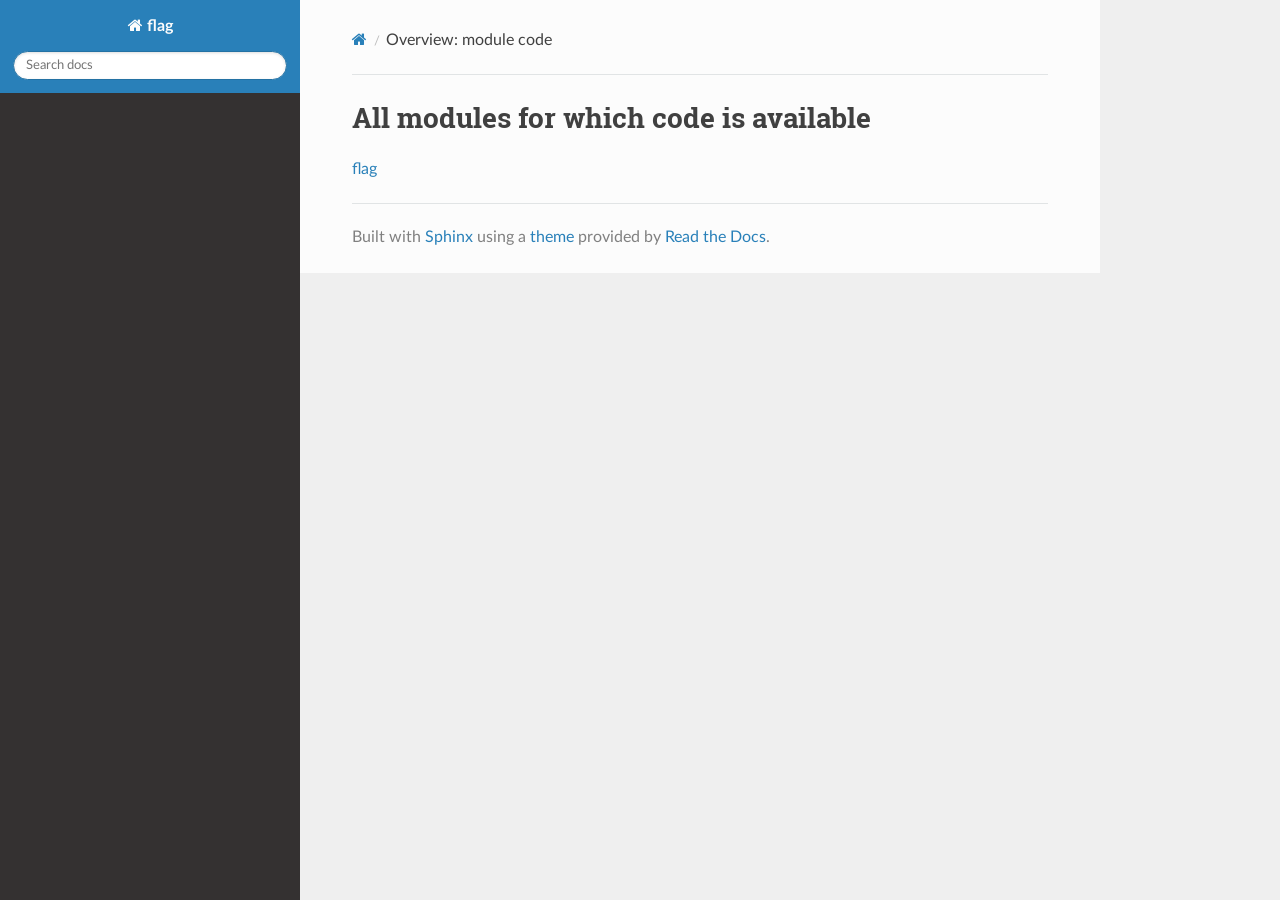
<file: docs/_build/html/_modules/index.html>
<!DOCTYPE html>
<html class="writer-html5" lang="en" data-content_root="../">
<head>
  <meta charset="utf-8" />
  <meta name="viewport" content="width=device-width, initial-scale=1.0" />
  <title>Overview: module code &mdash; flag  documentation</title>
      <link rel="stylesheet" type="text/css" href="../_static/pygments.css?v=80d5e7a1" />
      <link rel="stylesheet" type="text/css" href="../_static/css/theme.css?v=19f00094" />

  
  <!--[if lt IE 9]>
    <script src="../_static/js/html5shiv.min.js"></script>
  <![endif]-->
  
        <script src="../_static/jquery.js?v=5d32c60e"></script>
        <script src="../_static/_sphinx_javascript_frameworks_compat.js?v=2cd50e6c"></script>
        <script src="../_static/documentation_options.js?v=5929fcd5"></script>
        <script src="../_static/doctools.js?v=9a2dae69"></script>
        <script src="../_static/sphinx_highlight.js?v=dc90522c"></script>
    <script src="../_static/js/theme.js"></script>
    <link rel="index" title="Index" href="../genindex.html" />
    <link rel="search" title="Search" href="../search.html" /> 
</head>

<body class="wy-body-for-nav"> 
  <div class="wy-grid-for-nav">
    <nav data-toggle="wy-nav-shift" class="wy-nav-side">
      <div class="wy-side-scroll">
        <div class="wy-side-nav-search" >

          
          
          <a href="../index.html" class="icon icon-home">
            flag
          </a>
<div role="search">
  <form id="rtd-search-form" class="wy-form" action="../search.html" method="get">
    <input type="text" name="q" placeholder="Search docs" aria-label="Search docs" />
    <input type="hidden" name="check_keywords" value="yes" />
    <input type="hidden" name="area" value="default" />
  </form>
</div>
        </div><div class="wy-menu wy-menu-vertical" data-spy="affix" role="navigation" aria-label="Navigation menu">
              <!-- Local TOC -->
              <div class="local-toc"></div>
        </div>
      </div>
    </nav>

    <section data-toggle="wy-nav-shift" class="wy-nav-content-wrap"><nav class="wy-nav-top" aria-label="Mobile navigation menu" >
          <i data-toggle="wy-nav-top" class="fa fa-bars"></i>
          <a href="../index.html">flag</a>
      </nav>

      <div class="wy-nav-content">
        <div class="rst-content">
          <div role="navigation" aria-label="Page navigation">
  <ul class="wy-breadcrumbs">
      <li><a href="../index.html" class="icon icon-home" aria-label="Home"></a></li>
      <li class="breadcrumb-item active">Overview: module code</li>
      <li class="wy-breadcrumbs-aside">
      </li>
  </ul>
  <hr/>
</div>
          <div role="main" class="document" itemscope="itemscope" itemtype="http://schema.org/Article">
           <div itemprop="articleBody">
             
  <h1>All modules for which code is available</h1>
<ul><li><a href="flag.html">flag</a></li>
</ul>

           </div>
          </div>
          <footer>

  <hr/>

  <div role="contentinfo">
    <p></p>
  </div>

  Built with <a href="https://www.sphinx-doc.org/">Sphinx</a> using a
    <a href="https://github.com/readthedocs/sphinx_rtd_theme">theme</a>
    provided by <a href="https://readthedocs.org">Read the Docs</a>.
   

</footer>
        </div>
      </div>
    </section>
  </div>
  <script>
      jQuery(function () {
          SphinxRtdTheme.Navigation.enable(true);
      });
  </script> 

</body>
</html>
</file>
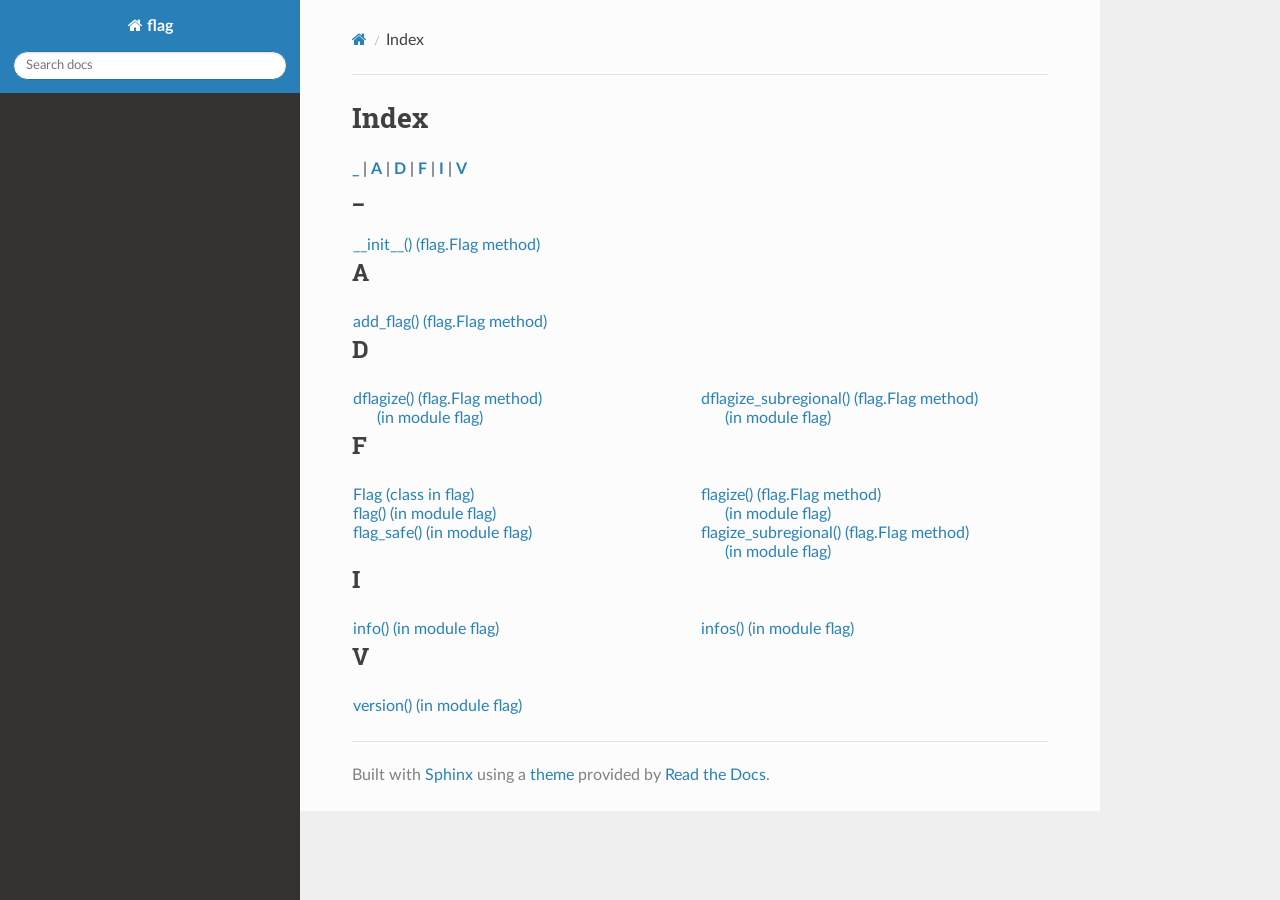
<file: docs/_build/html/genindex.html>
<!DOCTYPE html>
<html class="writer-html5" lang="en" data-content_root="./">
<head>
  <meta charset="utf-8" />
  <meta name="viewport" content="width=device-width, initial-scale=1.0" />
  <title>Index &mdash; flag  documentation</title>
      <link rel="stylesheet" type="text/css" href="_static/pygments.css?v=80d5e7a1" />
      <link rel="stylesheet" type="text/css" href="_static/css/theme.css?v=19f00094" />

  
  <!--[if lt IE 9]>
    <script src="_static/js/html5shiv.min.js"></script>
  <![endif]-->
  
        <script src="_static/jquery.js?v=5d32c60e"></script>
        <script src="_static/_sphinx_javascript_frameworks_compat.js?v=2cd50e6c"></script>
        <script src="_static/documentation_options.js?v=5929fcd5"></script>
        <script src="_static/doctools.js?v=9a2dae69"></script>
        <script src="_static/sphinx_highlight.js?v=dc90522c"></script>
    <script src="_static/js/theme.js"></script>
    <link rel="index" title="Index" href="#" />
    <link rel="search" title="Search" href="search.html" /> 
</head>

<body class="wy-body-for-nav"> 
  <div class="wy-grid-for-nav">
    <nav data-toggle="wy-nav-shift" class="wy-nav-side">
      <div class="wy-side-scroll">
        <div class="wy-side-nav-search" >

          
          
          <a href="index.html" class="icon icon-home">
            flag
          </a>
<div role="search">
  <form id="rtd-search-form" class="wy-form" action="search.html" method="get">
    <input type="text" name="q" placeholder="Search docs" aria-label="Search docs" />
    <input type="hidden" name="check_keywords" value="yes" />
    <input type="hidden" name="area" value="default" />
  </form>
</div>
        </div><div class="wy-menu wy-menu-vertical" data-spy="affix" role="navigation" aria-label="Navigation menu">
              <!-- Local TOC -->
              <div class="local-toc"></div>
        </div>
      </div>
    </nav>

    <section data-toggle="wy-nav-shift" class="wy-nav-content-wrap"><nav class="wy-nav-top" aria-label="Mobile navigation menu" >
          <i data-toggle="wy-nav-top" class="fa fa-bars"></i>
          <a href="index.html">flag</a>
      </nav>

      <div class="wy-nav-content">
        <div class="rst-content">
          <div role="navigation" aria-label="Page navigation">
  <ul class="wy-breadcrumbs">
      <li><a href="index.html" class="icon icon-home" aria-label="Home"></a></li>
      <li class="breadcrumb-item active">Index</li>
      <li class="wy-breadcrumbs-aside">
      </li>
  </ul>
  <hr/>
</div>
          <div role="main" class="document" itemscope="itemscope" itemtype="http://schema.org/Article">
           <div itemprop="articleBody">
             

<h1 id="index">Index</h1>

<div class="genindex-jumpbox">
 <a href="#_"><strong>_</strong></a>
 | <a href="#A"><strong>A</strong></a>
 | <a href="#D"><strong>D</strong></a>
 | <a href="#F"><strong>F</strong></a>
 | <a href="#I"><strong>I</strong></a>
 | <a href="#V"><strong>V</strong></a>
 
</div>
<h2 id="_">_</h2>
<table style="width: 100%" class="indextable genindextable"><tr>
  <td style="width: 33%; vertical-align: top;"><ul>
      <li><a href="index.html#flag.Flag.__init__">__init__() (flag.Flag method)</a>
</li>
  </ul></td>
</tr></table>

<h2 id="A">A</h2>
<table style="width: 100%" class="indextable genindextable"><tr>
  <td style="width: 33%; vertical-align: top;"><ul>
      <li><a href="index.html#flag.Flag.add_flag">add_flag() (flag.Flag method)</a>
</li>
  </ul></td>
</tr></table>

<h2 id="D">D</h2>
<table style="width: 100%" class="indextable genindextable"><tr>
  <td style="width: 33%; vertical-align: top;"><ul>
      <li><a href="index.html#flag.Flag.dflagize">dflagize() (flag.Flag method)</a>

      <ul>
        <li><a href="index.html#flag.dflagize">(in module flag)</a>
</li>
      </ul></li>
  </ul></td>
  <td style="width: 33%; vertical-align: top;"><ul>
      <li><a href="index.html#flag.Flag.dflagize_subregional">dflagize_subregional() (flag.Flag method)</a>

      <ul>
        <li><a href="index.html#flag.dflagize_subregional">(in module flag)</a>
</li>
      </ul></li>
  </ul></td>
</tr></table>

<h2 id="F">F</h2>
<table style="width: 100%" class="indextable genindextable"><tr>
  <td style="width: 33%; vertical-align: top;"><ul>
      <li><a href="index.html#flag.Flag">Flag (class in flag)</a>
</li>
      <li><a href="index.html#flag.flag">flag() (in module flag)</a>
</li>
      <li><a href="index.html#flag.flag_safe">flag_safe() (in module flag)</a>
</li>
  </ul></td>
  <td style="width: 33%; vertical-align: top;"><ul>
      <li><a href="index.html#flag.Flag.flagize">flagize() (flag.Flag method)</a>

      <ul>
        <li><a href="index.html#flag.flagize">(in module flag)</a>
</li>
      </ul></li>
      <li><a href="index.html#flag.Flag.flagize_subregional">flagize_subregional() (flag.Flag method)</a>

      <ul>
        <li><a href="index.html#flag.flagize_subregional">(in module flag)</a>
</li>
      </ul></li>
  </ul></td>
</tr></table>

<h2 id="I">I</h2>
<table style="width: 100%" class="indextable genindextable"><tr>
  <td style="width: 33%; vertical-align: top;"><ul>
      <li><a href="index.html#flag.info">info() (in module flag)</a>
</li>
  </ul></td>
  <td style="width: 33%; vertical-align: top;"><ul>
      <li><a href="index.html#flag.infos">infos() (in module flag)</a>
</li>
  </ul></td>
</tr></table>

<h2 id="V">V</h2>
<table style="width: 100%" class="indextable genindextable"><tr>
  <td style="width: 33%; vertical-align: top;"><ul>
      <li><a href="index.html#flag.version">version() (in module flag)</a>
</li>
  </ul></td>
</tr></table>



           </div>
          </div>
          <footer>

  <hr/>

  <div role="contentinfo">
    <p></p>
  </div>

  Built with <a href="https://www.sphinx-doc.org/">Sphinx</a> using a
    <a href="https://github.com/readthedocs/sphinx_rtd_theme">theme</a>
    provided by <a href="https://readthedocs.org">Read the Docs</a>.
   

</footer>
        </div>
      </div>
    </section>
  </div>
  <script>
      jQuery(function () {
          SphinxRtdTheme.Navigation.enable(true);
      });
  </script> 

</body>
</html>
</file>
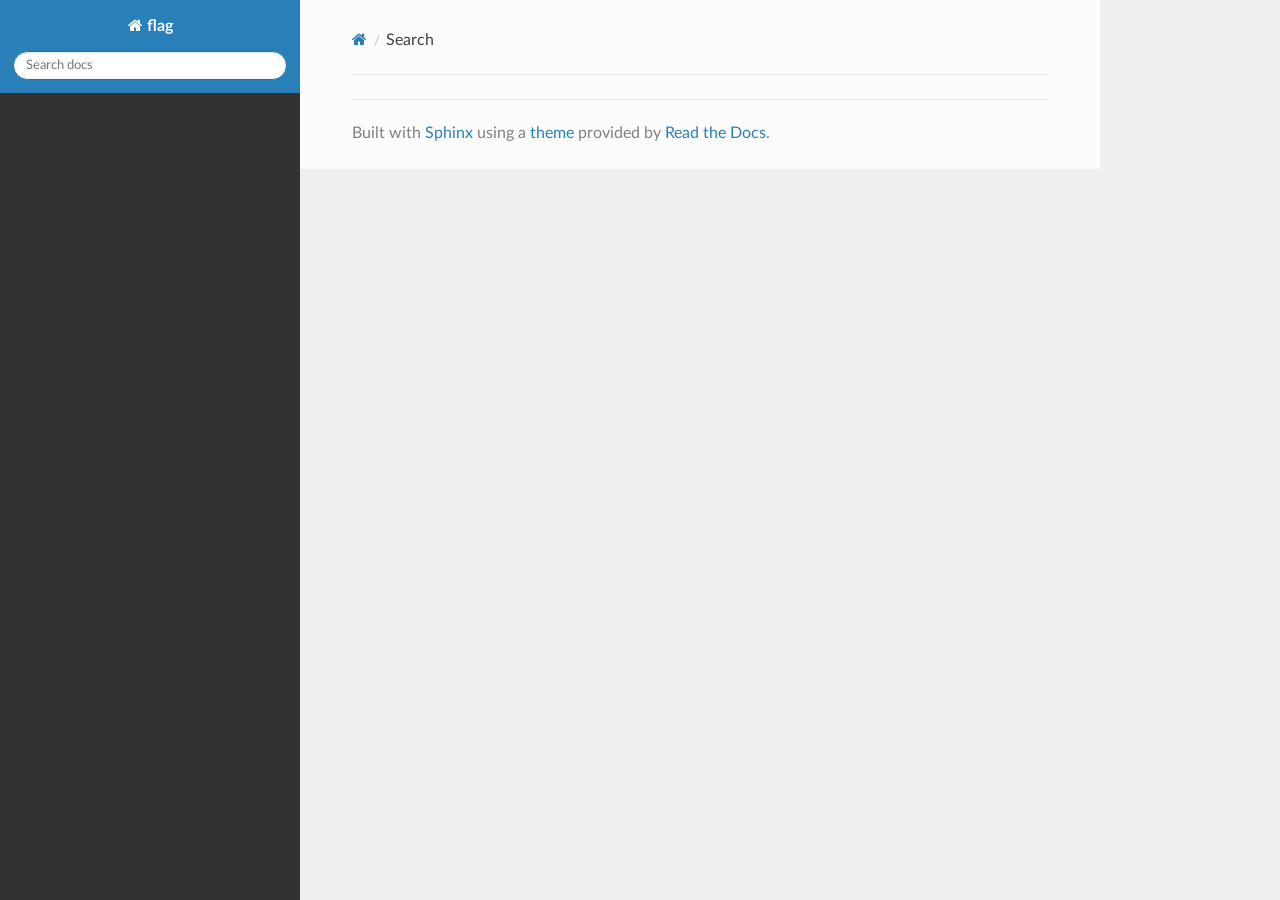
<file: docs/_build/html/search.html>
<!DOCTYPE html>
<html class="writer-html5" lang="en" data-content_root="./">
<head>
  <meta charset="utf-8" />
  <meta name="viewport" content="width=device-width, initial-scale=1.0" />
  <title>Search &mdash; flag  documentation</title>
      <link rel="stylesheet" type="text/css" href="_static/pygments.css?v=80d5e7a1" />
      <link rel="stylesheet" type="text/css" href="_static/css/theme.css?v=19f00094" />

  
    
  <!--[if lt IE 9]>
    <script src="_static/js/html5shiv.min.js"></script>
  <![endif]-->
  
        <script src="_static/jquery.js?v=5d32c60e"></script>
        <script src="_static/_sphinx_javascript_frameworks_compat.js?v=2cd50e6c"></script>
        <script src="_static/documentation_options.js?v=5929fcd5"></script>
        <script src="_static/doctools.js?v=9a2dae69"></script>
        <script src="_static/sphinx_highlight.js?v=dc90522c"></script>
    <script src="_static/js/theme.js"></script>
    <script src="_static/searchtools.js"></script>
    <script src="_static/language_data.js"></script>
    <link rel="index" title="Index" href="genindex.html" />
    <link rel="search" title="Search" href="#" /> 
</head>

<body class="wy-body-for-nav"> 
  <div class="wy-grid-for-nav">
    <nav data-toggle="wy-nav-shift" class="wy-nav-side">
      <div class="wy-side-scroll">
        <div class="wy-side-nav-search" >

          
          
          <a href="index.html" class="icon icon-home">
            flag
          </a>
<div role="search">
  <form id="rtd-search-form" class="wy-form" action="#" method="get">
    <input type="text" name="q" placeholder="Search docs" aria-label="Search docs" />
    <input type="hidden" name="check_keywords" value="yes" />
    <input type="hidden" name="area" value="default" />
  </form>
</div>
        </div><div class="wy-menu wy-menu-vertical" data-spy="affix" role="navigation" aria-label="Navigation menu">
              <!-- Local TOC -->
              <div class="local-toc"></div>
        </div>
      </div>
    </nav>

    <section data-toggle="wy-nav-shift" class="wy-nav-content-wrap"><nav class="wy-nav-top" aria-label="Mobile navigation menu" >
          <i data-toggle="wy-nav-top" class="fa fa-bars"></i>
          <a href="index.html">flag</a>
      </nav>

      <div class="wy-nav-content">
        <div class="rst-content">
          <div role="navigation" aria-label="Page navigation">
  <ul class="wy-breadcrumbs">
      <li><a href="index.html" class="icon icon-home" aria-label="Home"></a></li>
      <li class="breadcrumb-item active">Search</li>
      <li class="wy-breadcrumbs-aside">
      </li>
  </ul>
  <hr/>
</div>
          <div role="main" class="document" itemscope="itemscope" itemtype="http://schema.org/Article">
           <div itemprop="articleBody">
             
  <noscript>
  <div id="fallback" class="admonition warning">
    <p class="last">
      Please activate JavaScript to enable the search functionality.
    </p>
  </div>
  </noscript>

  
  <div id="search-results">
  
  </div>

           </div>
          </div>
          <footer>

  <hr/>

  <div role="contentinfo">
    <p></p>
  </div>

  Built with <a href="https://www.sphinx-doc.org/">Sphinx</a> using a
    <a href="https://github.com/readthedocs/sphinx_rtd_theme">theme</a>
    provided by <a href="https://readthedocs.org">Read the Docs</a>.
   

</footer>
        </div>
      </div>
    </section>
  </div>
  <script>
      jQuery(function () {
          SphinxRtdTheme.Navigation.enable(true);
      });
  </script>
  <script>
    jQuery(function() { Search.loadIndex("searchindex.js"); });
  </script>
  
  <script id="searchindexloader"></script>
   


</body>
</html>
</file>
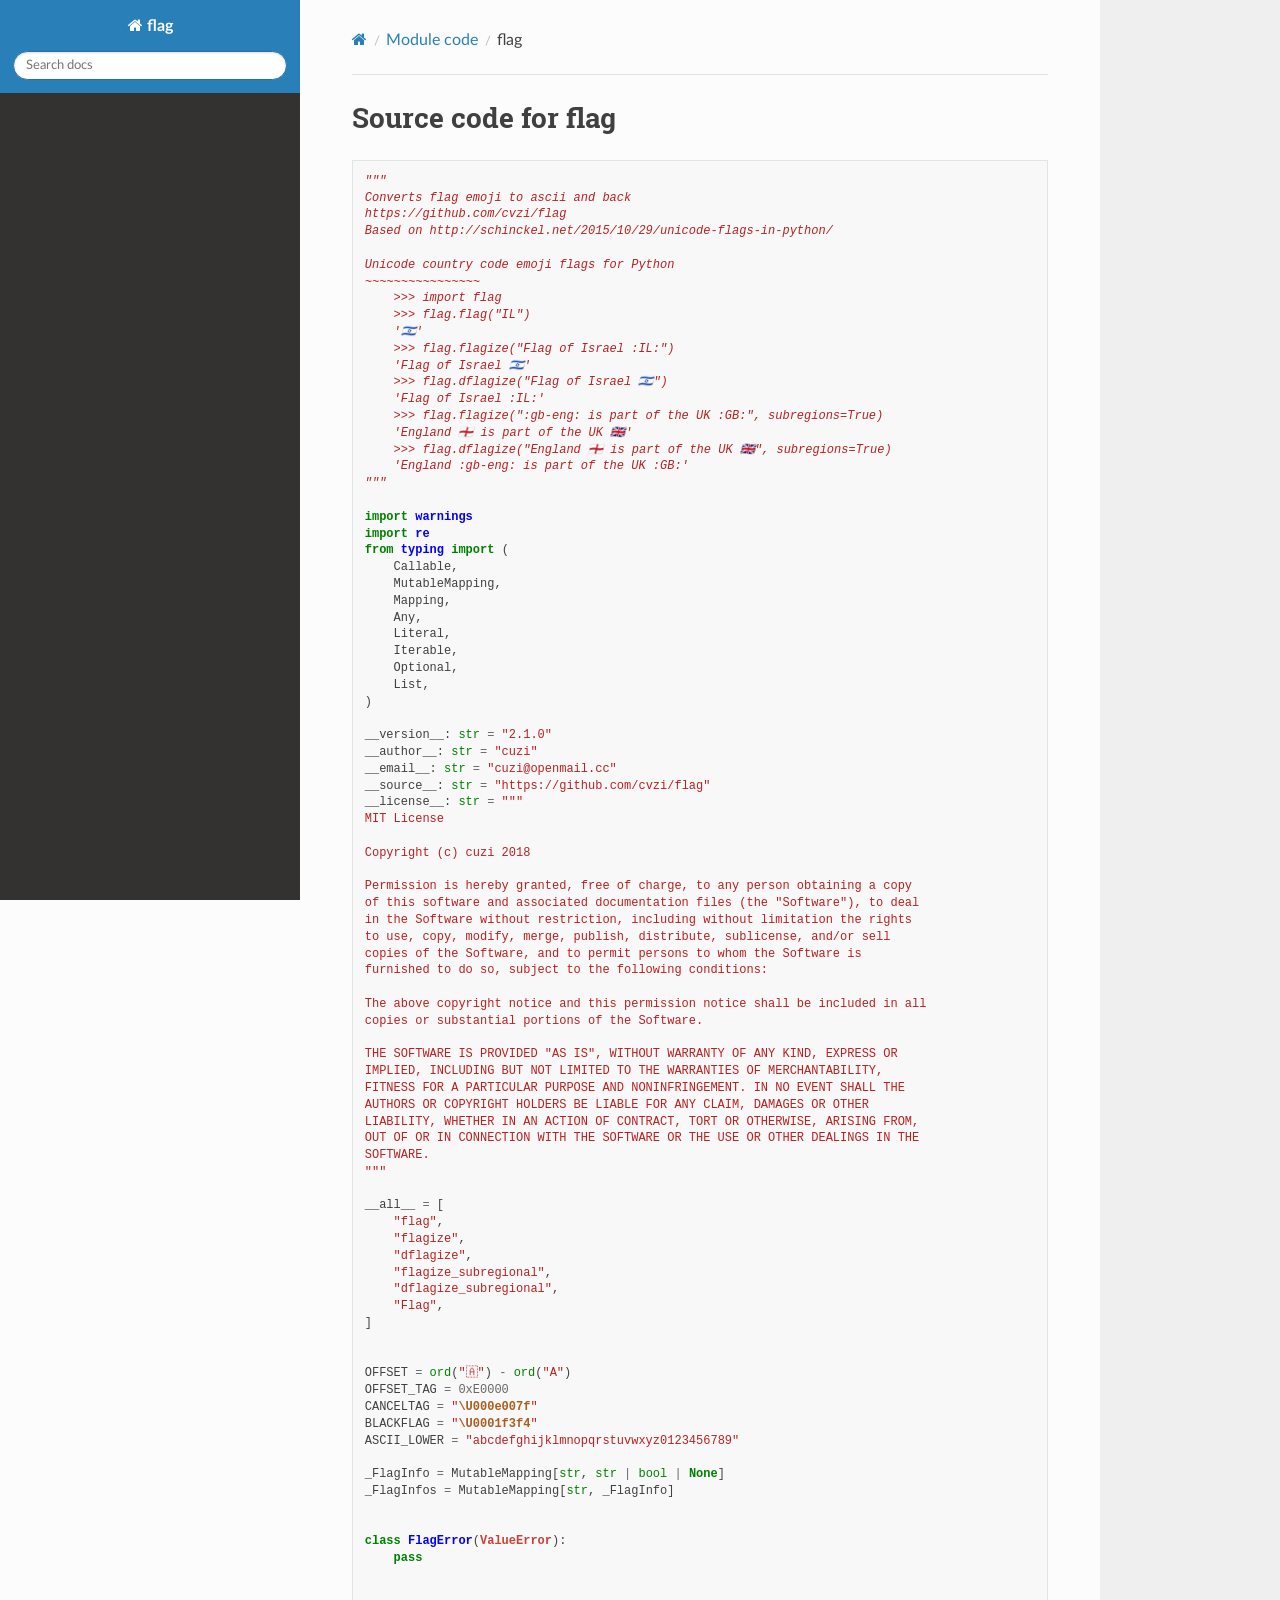
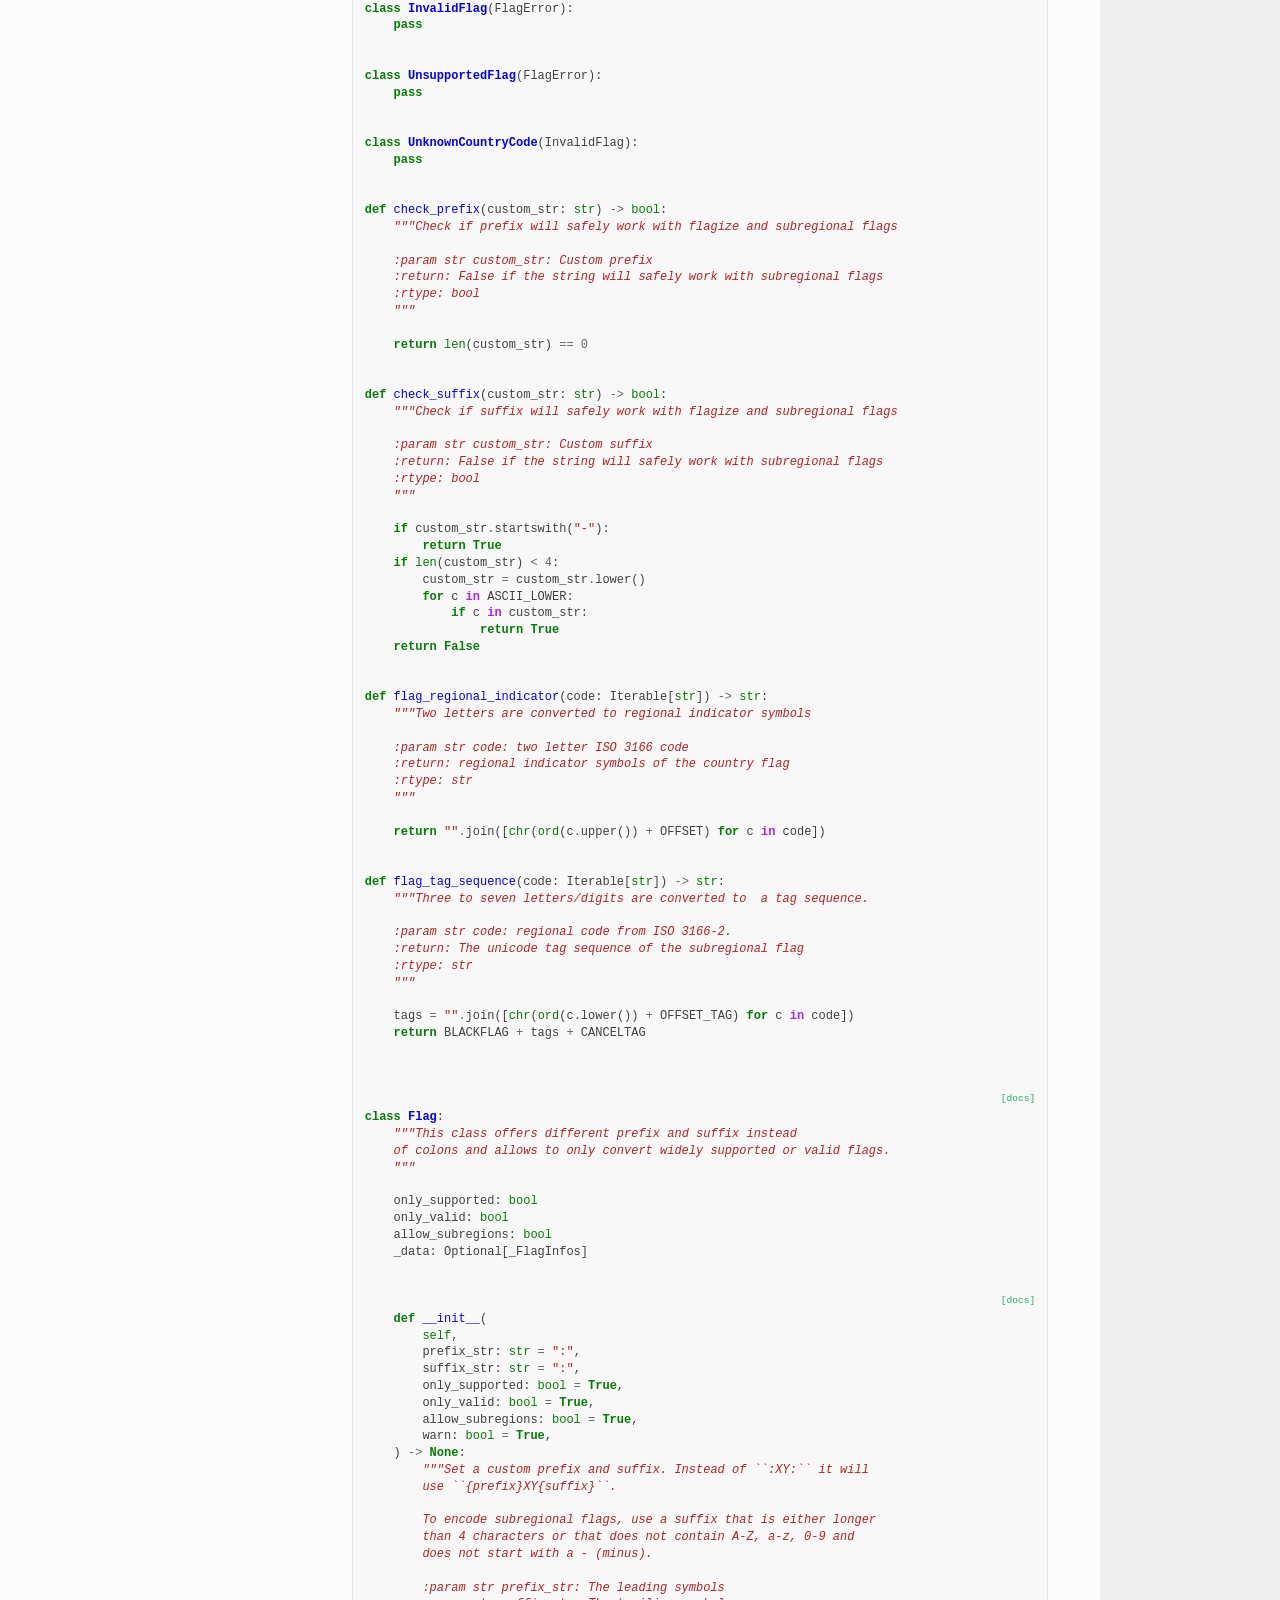
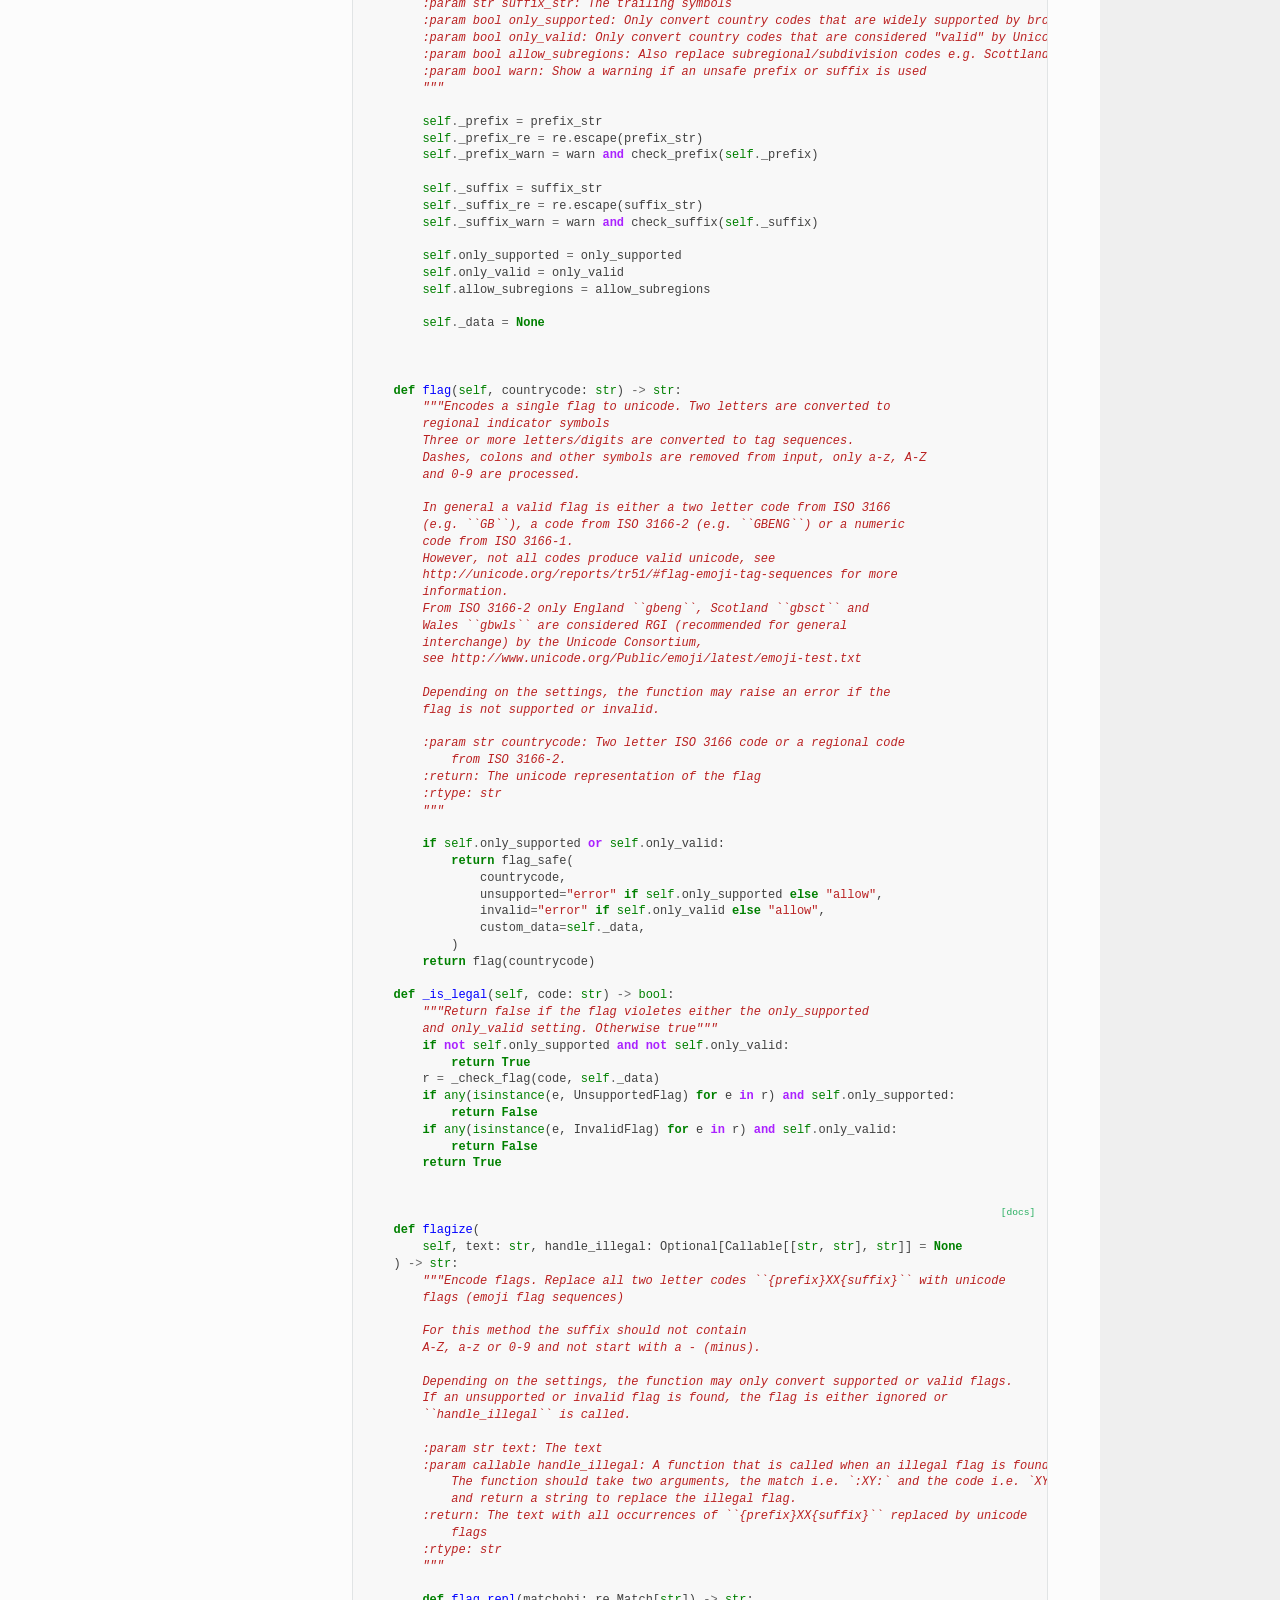
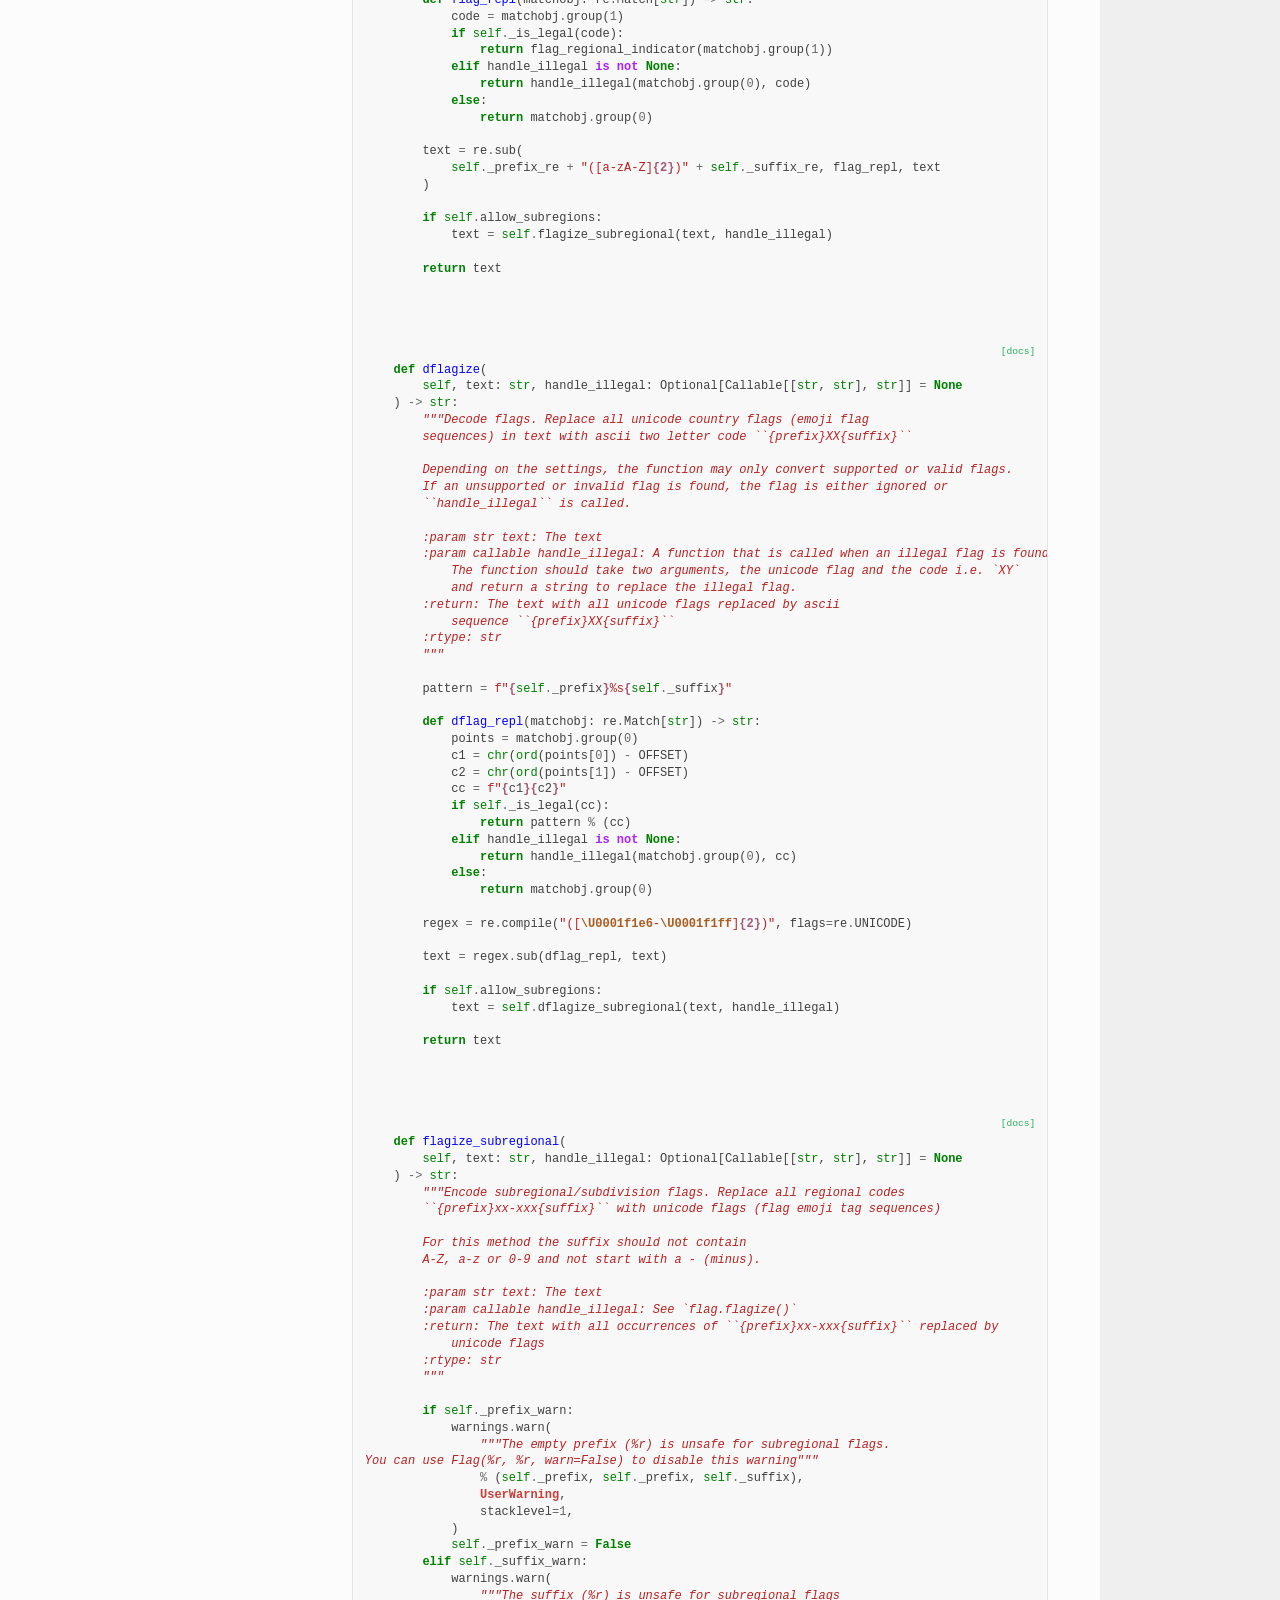
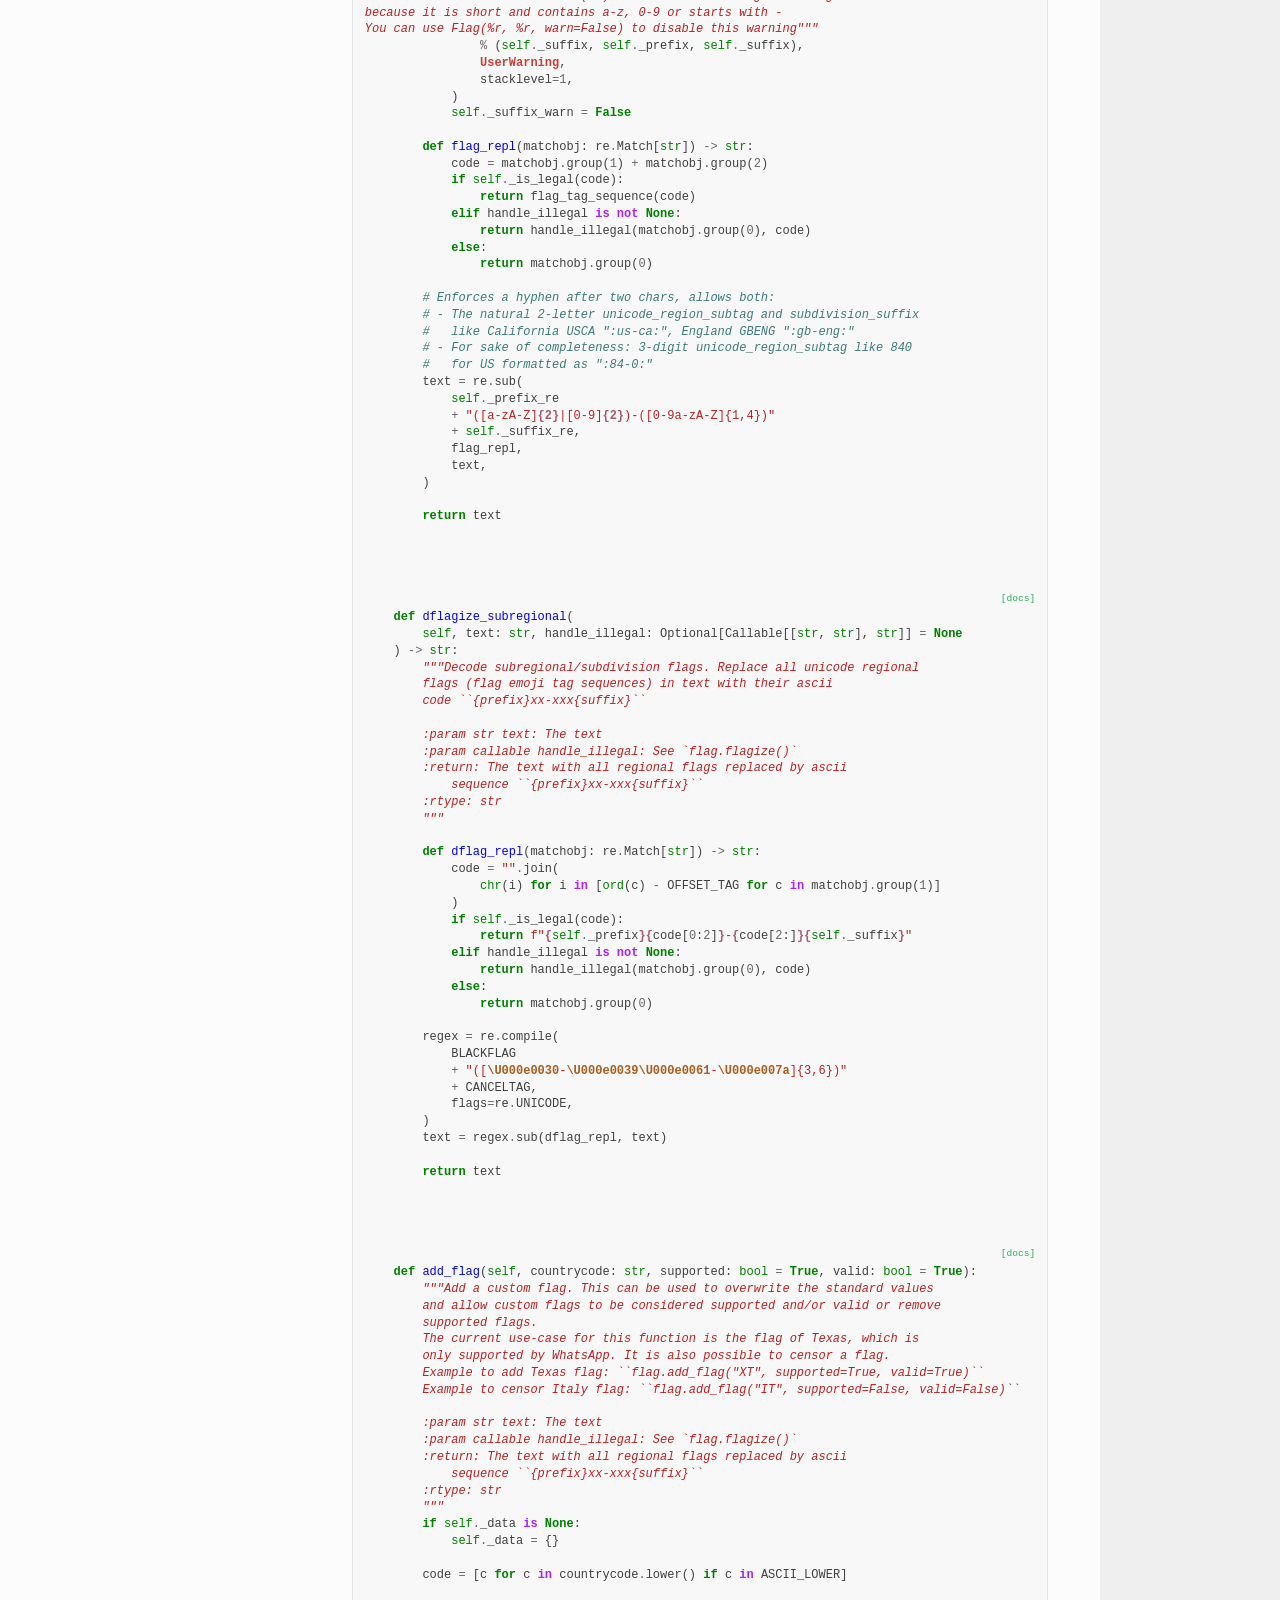
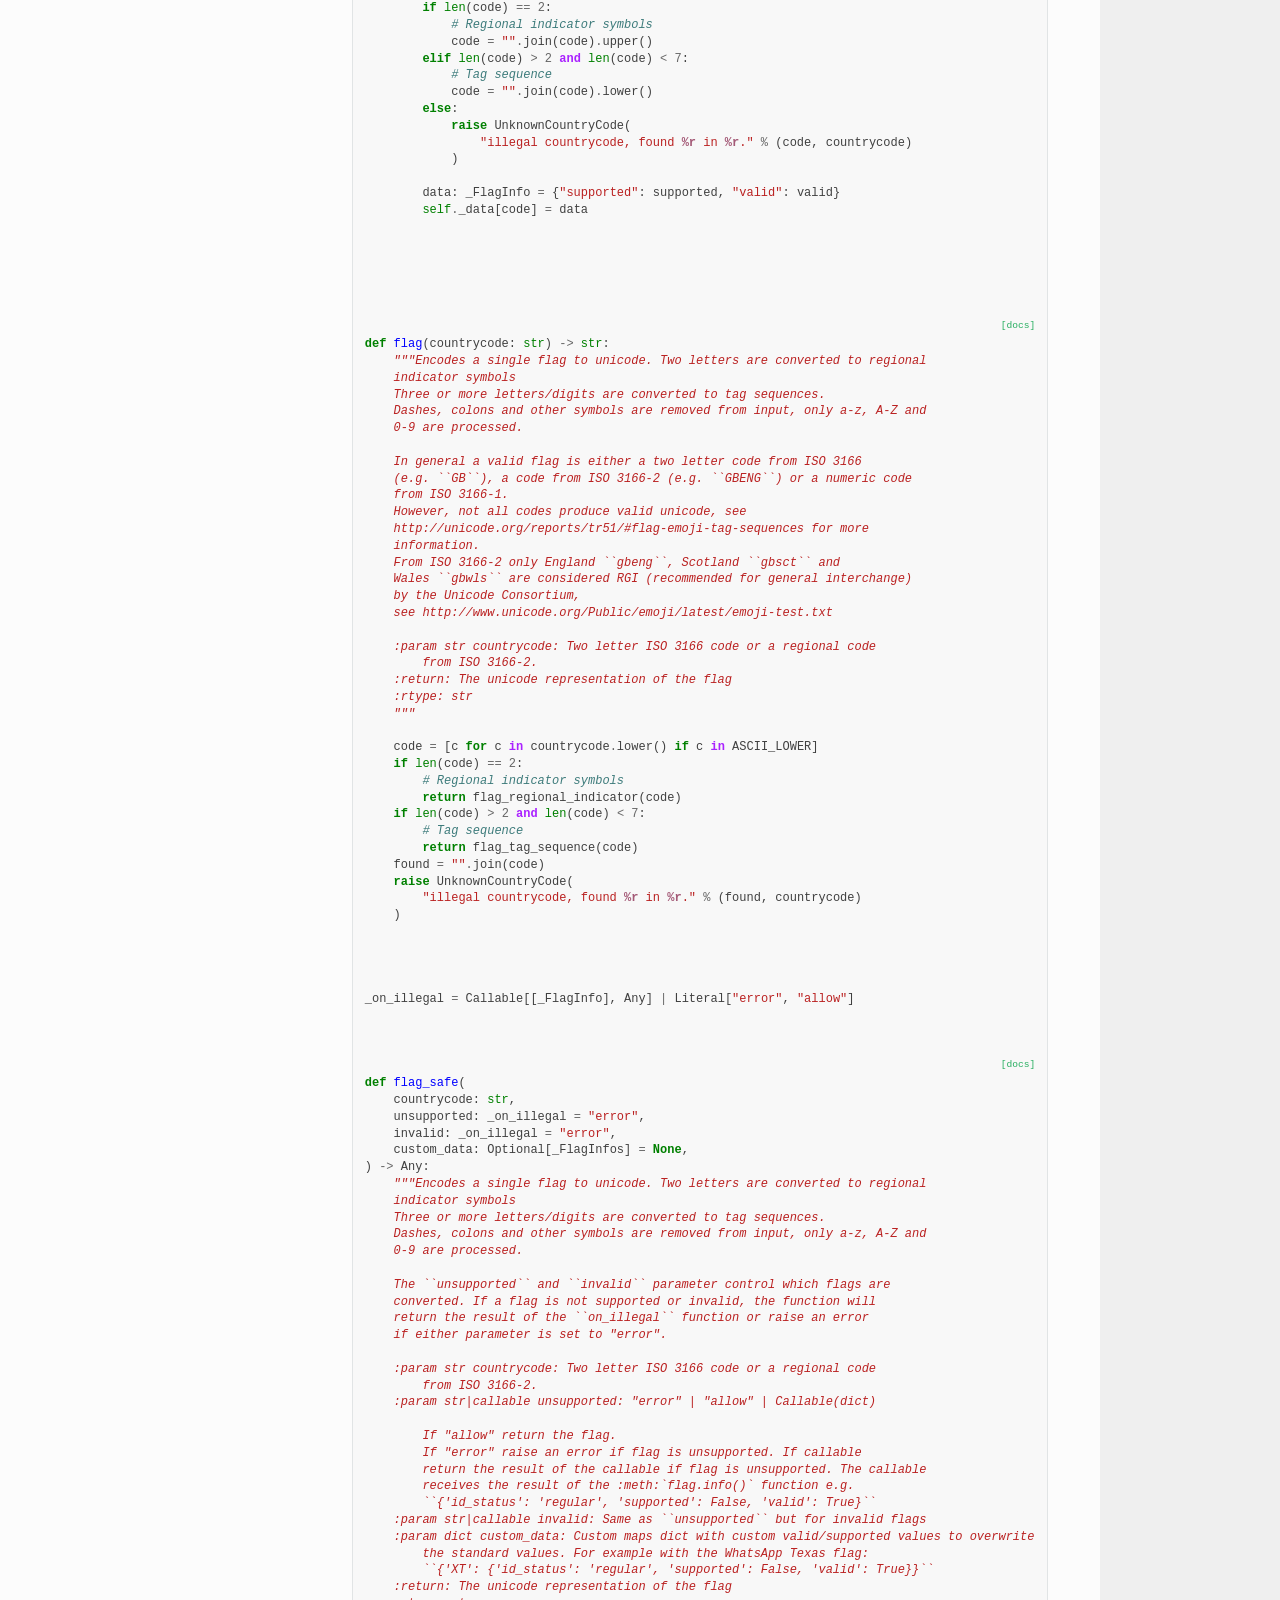
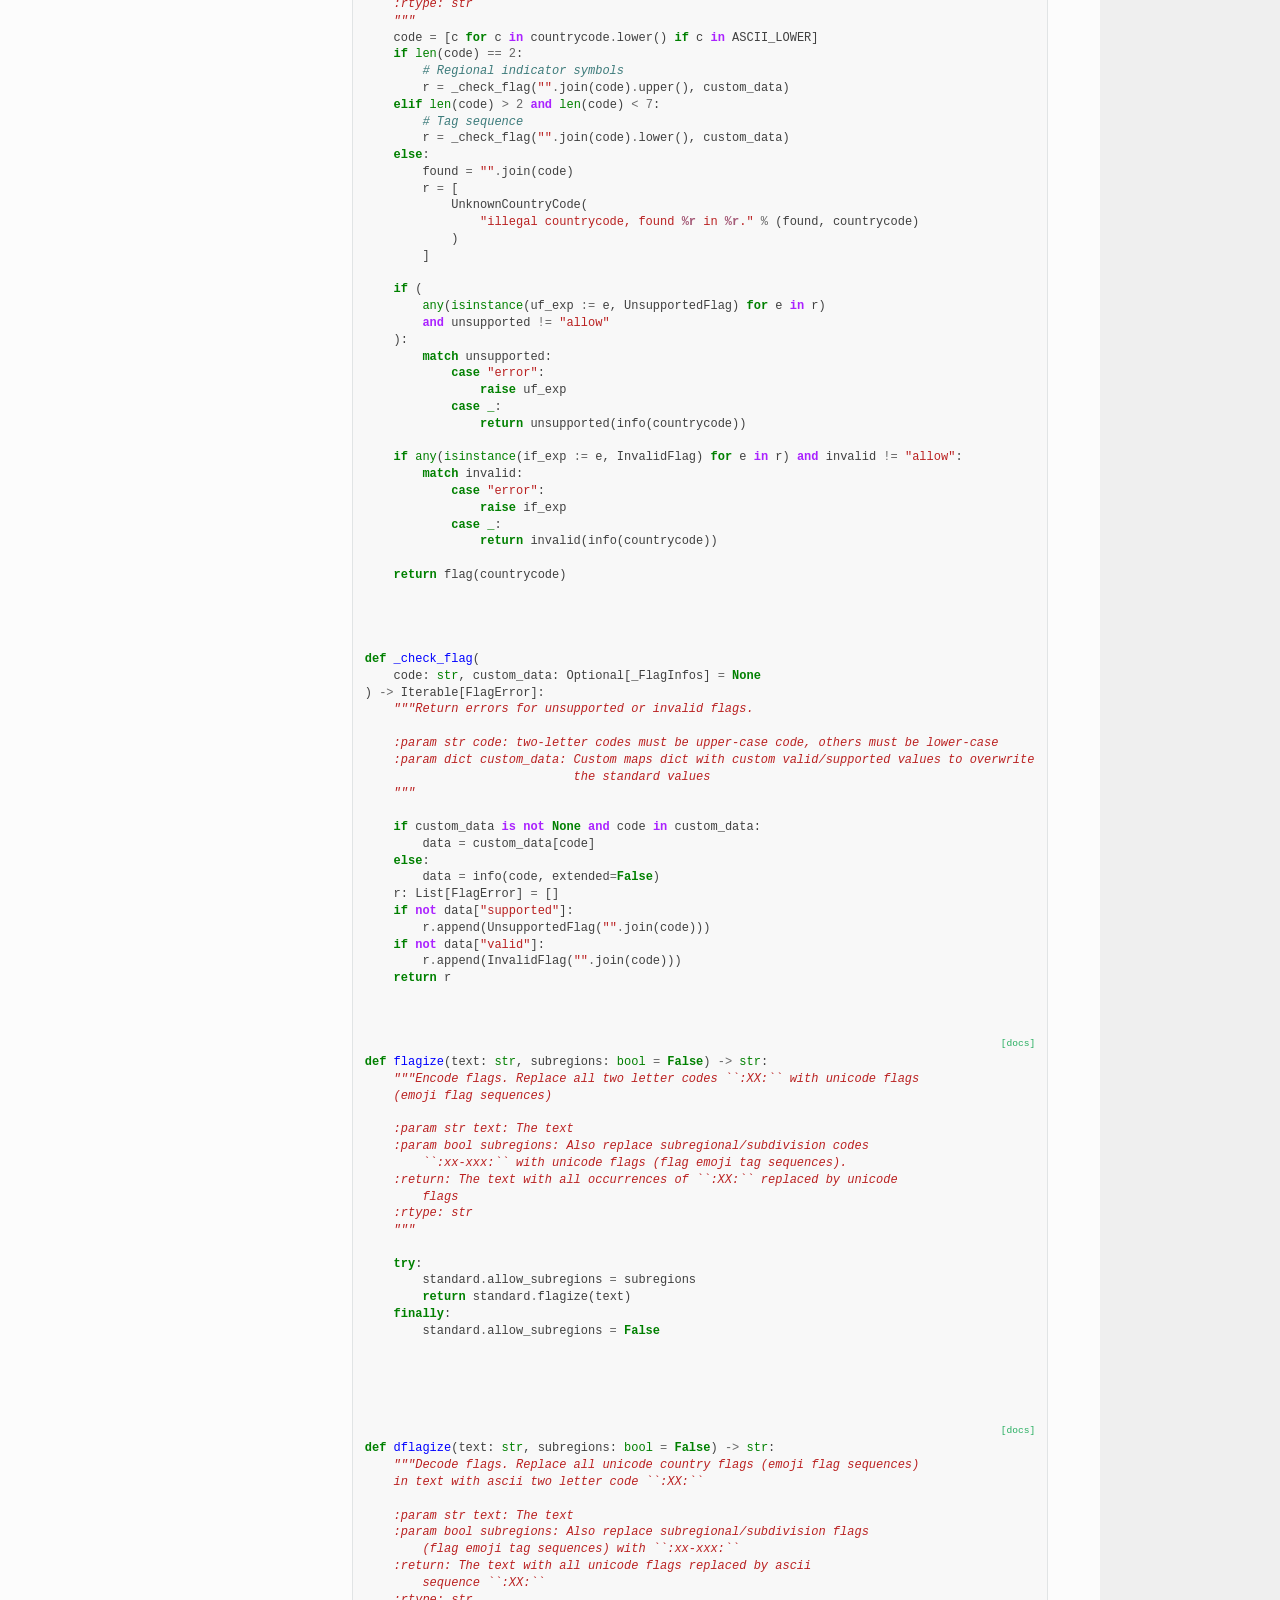
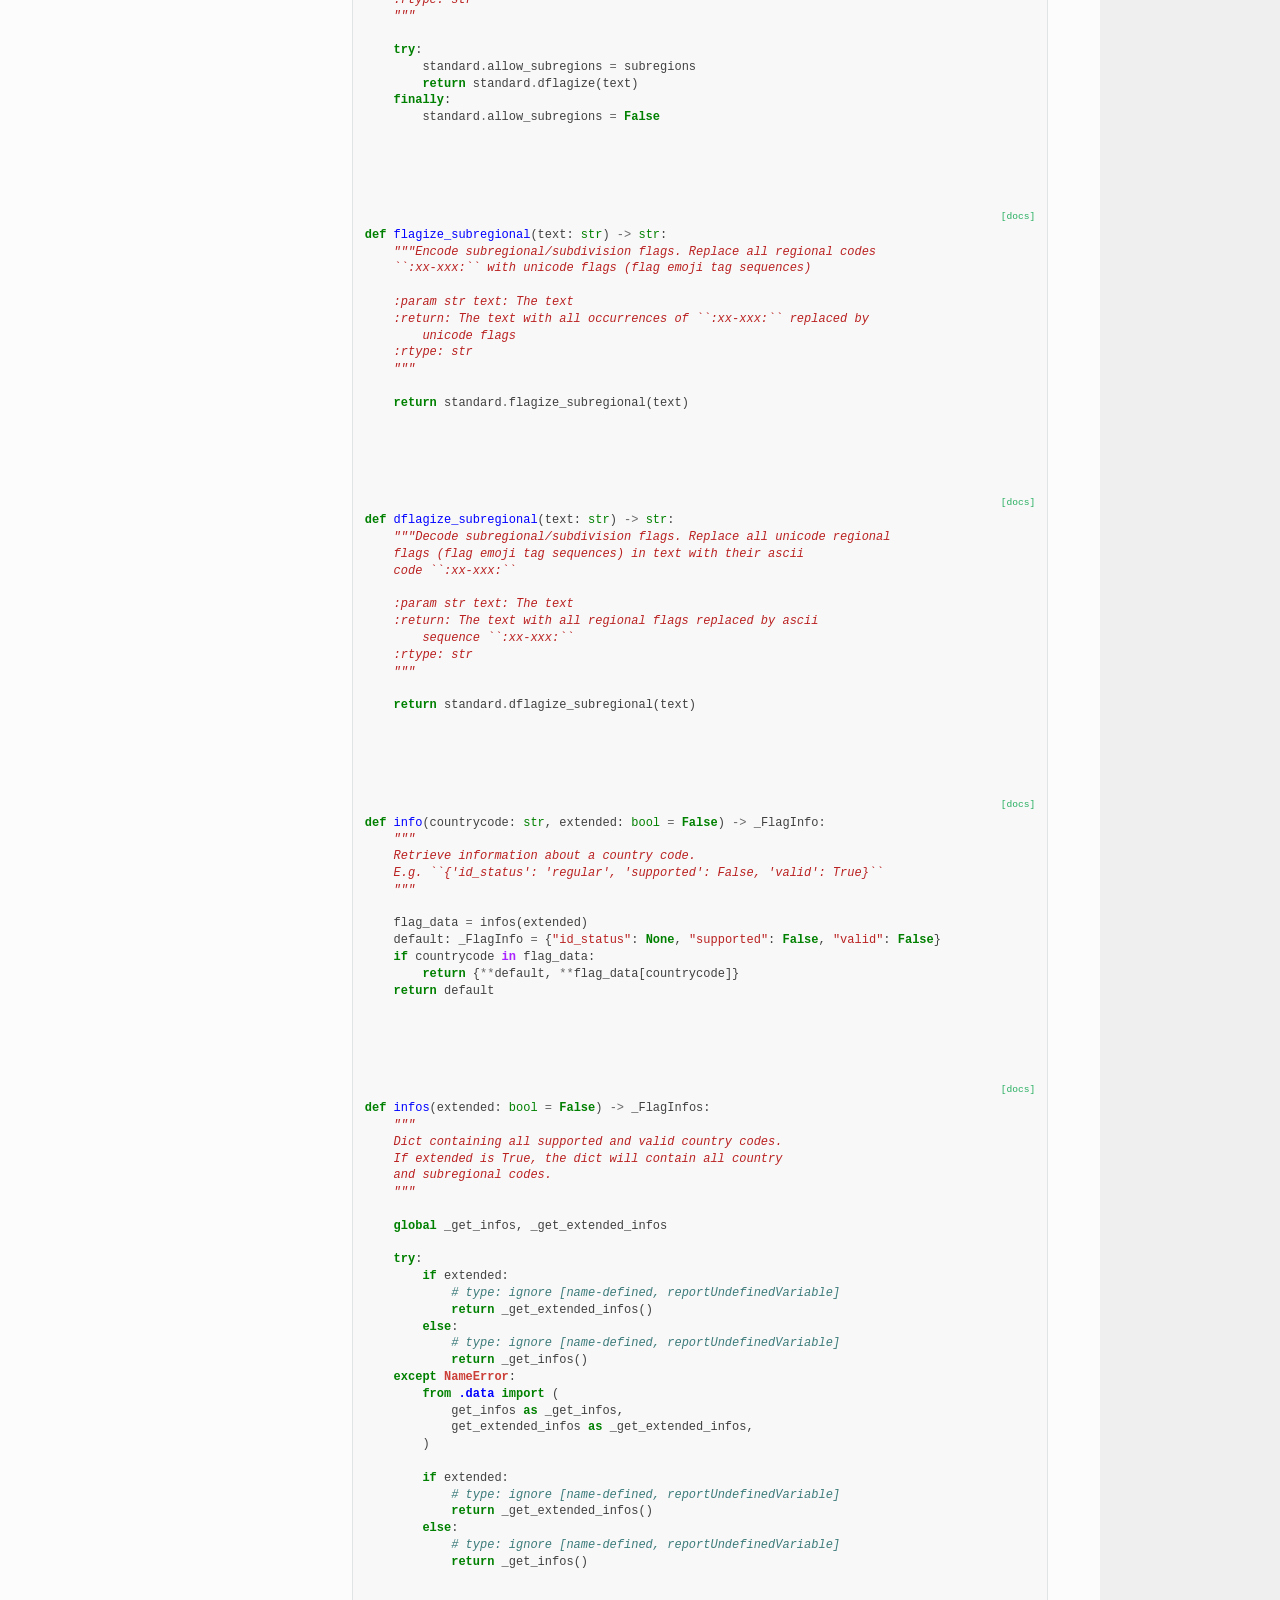
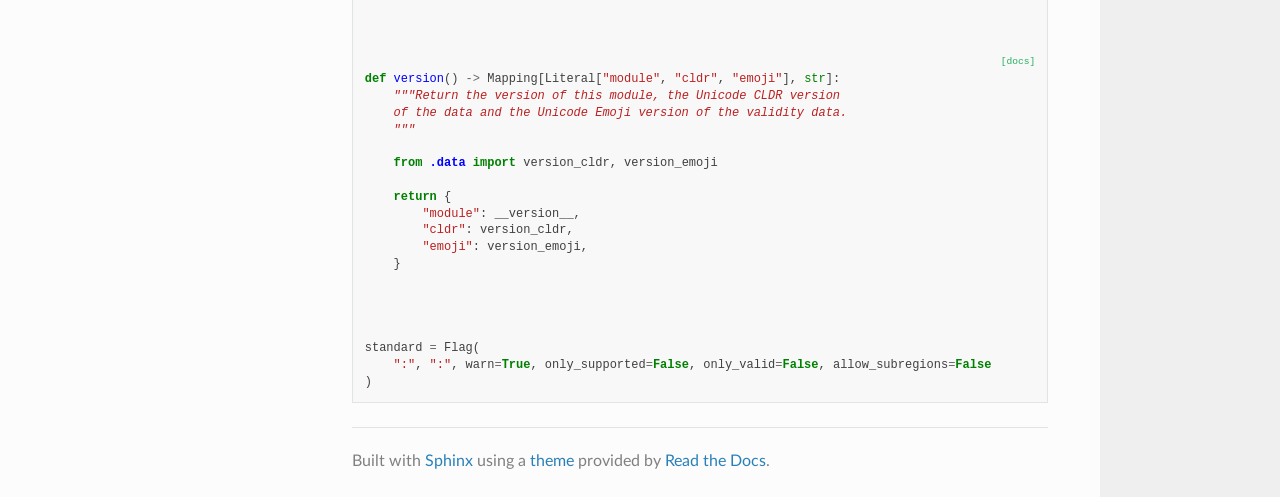
<file: docs/_build/html/_modules/flag.html>
<!DOCTYPE html>
<html class="writer-html5" lang="en" data-content_root="../">
<head>
  <meta charset="utf-8" />
  <meta name="viewport" content="width=device-width, initial-scale=1.0" />
  <title>flag &mdash; flag  documentation</title>
      <link rel="stylesheet" type="text/css" href="../_static/pygments.css?v=80d5e7a1" />
      <link rel="stylesheet" type="text/css" href="../_static/css/theme.css?v=19f00094" />

  
  <!--[if lt IE 9]>
    <script src="../_static/js/html5shiv.min.js"></script>
  <![endif]-->
  
        <script src="../_static/jquery.js?v=5d32c60e"></script>
        <script src="../_static/_sphinx_javascript_frameworks_compat.js?v=2cd50e6c"></script>
        <script src="../_static/documentation_options.js?v=5929fcd5"></script>
        <script src="../_static/doctools.js?v=9a2dae69"></script>
        <script src="../_static/sphinx_highlight.js?v=dc90522c"></script>
    <script src="../_static/js/theme.js"></script>
    <link rel="index" title="Index" href="../genindex.html" />
    <link rel="search" title="Search" href="../search.html" /> 
</head>

<body class="wy-body-for-nav"> 
  <div class="wy-grid-for-nav">
    <nav data-toggle="wy-nav-shift" class="wy-nav-side">
      <div class="wy-side-scroll">
        <div class="wy-side-nav-search" >

          
          
          <a href="../index.html" class="icon icon-home">
            flag
          </a>
<div role="search">
  <form id="rtd-search-form" class="wy-form" action="../search.html" method="get">
    <input type="text" name="q" placeholder="Search docs" aria-label="Search docs" />
    <input type="hidden" name="check_keywords" value="yes" />
    <input type="hidden" name="area" value="default" />
  </form>
</div>
        </div><div class="wy-menu wy-menu-vertical" data-spy="affix" role="navigation" aria-label="Navigation menu">
              <!-- Local TOC -->
              <div class="local-toc"></div>
        </div>
      </div>
    </nav>

    <section data-toggle="wy-nav-shift" class="wy-nav-content-wrap"><nav class="wy-nav-top" aria-label="Mobile navigation menu" >
          <i data-toggle="wy-nav-top" class="fa fa-bars"></i>
          <a href="../index.html">flag</a>
      </nav>

      <div class="wy-nav-content">
        <div class="rst-content">
          <div role="navigation" aria-label="Page navigation">
  <ul class="wy-breadcrumbs">
      <li><a href="../index.html" class="icon icon-home" aria-label="Home"></a></li>
          <li class="breadcrumb-item"><a href="index.html">Module code</a></li>
      <li class="breadcrumb-item active">flag</li>
      <li class="wy-breadcrumbs-aside">
      </li>
  </ul>
  <hr/>
</div>
          <div role="main" class="document" itemscope="itemscope" itemtype="http://schema.org/Article">
           <div itemprop="articleBody">
             
  <h1>Source code for flag</h1><div class="highlight"><pre>
<span></span><span class="sd">&quot;&quot;&quot;</span>
<span class="sd">Converts flag emoji to ascii and back</span>
<span class="sd">https://github.com/cvzi/flag</span>
<span class="sd">Based on http://schinckel.net/2015/10/29/unicode-flags-in-python/</span>

<span class="sd">Unicode country code emoji flags for Python</span>
<span class="sd">~~~~~~~~~~~~~~~~</span>
<span class="sd">    &gt;&gt;&gt; import flag</span>
<span class="sd">    &gt;&gt;&gt; flag.flag(&quot;IL&quot;)</span>
<span class="sd">    &#39;🇮🇱&#39;</span>
<span class="sd">    &gt;&gt;&gt; flag.flagize(&quot;Flag of Israel :IL:&quot;)</span>
<span class="sd">    &#39;Flag of Israel 🇮🇱&#39;</span>
<span class="sd">    &gt;&gt;&gt; flag.dflagize(&quot;Flag of Israel 🇮🇱&quot;)</span>
<span class="sd">    &#39;Flag of Israel :IL:&#39;</span>
<span class="sd">    &gt;&gt;&gt; flag.flagize(&quot;:gb-eng: is part of the UK :GB:&quot;, subregions=True)</span>
<span class="sd">    &#39;England 🏴󠁧󠁢󠁥󠁮󠁧󠁿 is part of the UK 🇬🇧&#39;</span>
<span class="sd">    &gt;&gt;&gt; flag.dflagize(&quot;England 🏴󠁧󠁢󠁥󠁮󠁧󠁿 is part of the UK 🇬🇧&quot;, subregions=True)</span>
<span class="sd">    &#39;England :gb-eng: is part of the UK :GB:&#39;</span>
<span class="sd">&quot;&quot;&quot;</span>

<span class="kn">import</span> <span class="nn">warnings</span>
<span class="kn">import</span> <span class="nn">re</span>
<span class="kn">from</span> <span class="nn">typing</span> <span class="kn">import</span> <span class="p">(</span>
    <span class="n">Callable</span><span class="p">,</span>
    <span class="n">MutableMapping</span><span class="p">,</span>
    <span class="n">Mapping</span><span class="p">,</span>
    <span class="n">Any</span><span class="p">,</span>
    <span class="n">Literal</span><span class="p">,</span>
    <span class="n">Iterable</span><span class="p">,</span>
    <span class="n">Optional</span><span class="p">,</span>
    <span class="n">List</span><span class="p">,</span>
<span class="p">)</span>

<span class="n">__version__</span><span class="p">:</span> <span class="nb">str</span> <span class="o">=</span> <span class="s2">&quot;2.1.0&quot;</span>
<span class="n">__author__</span><span class="p">:</span> <span class="nb">str</span> <span class="o">=</span> <span class="s2">&quot;cuzi&quot;</span>
<span class="n">__email__</span><span class="p">:</span> <span class="nb">str</span> <span class="o">=</span> <span class="s2">&quot;cuzi@openmail.cc&quot;</span>
<span class="n">__source__</span><span class="p">:</span> <span class="nb">str</span> <span class="o">=</span> <span class="s2">&quot;https://github.com/cvzi/flag&quot;</span>
<span class="n">__license__</span><span class="p">:</span> <span class="nb">str</span> <span class="o">=</span> <span class="s2">&quot;&quot;&quot;</span>
<span class="s2">MIT License</span>

<span class="s2">Copyright (c) cuzi 2018</span>

<span class="s2">Permission is hereby granted, free of charge, to any person obtaining a copy</span>
<span class="s2">of this software and associated documentation files (the &quot;Software&quot;), to deal</span>
<span class="s2">in the Software without restriction, including without limitation the rights</span>
<span class="s2">to use, copy, modify, merge, publish, distribute, sublicense, and/or sell</span>
<span class="s2">copies of the Software, and to permit persons to whom the Software is</span>
<span class="s2">furnished to do so, subject to the following conditions:</span>

<span class="s2">The above copyright notice and this permission notice shall be included in all</span>
<span class="s2">copies or substantial portions of the Software.</span>

<span class="s2">THE SOFTWARE IS PROVIDED &quot;AS IS&quot;, WITHOUT WARRANTY OF ANY KIND, EXPRESS OR</span>
<span class="s2">IMPLIED, INCLUDING BUT NOT LIMITED TO THE WARRANTIES OF MERCHANTABILITY,</span>
<span class="s2">FITNESS FOR A PARTICULAR PURPOSE AND NONINFRINGEMENT. IN NO EVENT SHALL THE</span>
<span class="s2">AUTHORS OR COPYRIGHT HOLDERS BE LIABLE FOR ANY CLAIM, DAMAGES OR OTHER</span>
<span class="s2">LIABILITY, WHETHER IN AN ACTION OF CONTRACT, TORT OR OTHERWISE, ARISING FROM,</span>
<span class="s2">OUT OF OR IN CONNECTION WITH THE SOFTWARE OR THE USE OR OTHER DEALINGS IN THE</span>
<span class="s2">SOFTWARE.</span>
<span class="s2">&quot;&quot;&quot;</span>

<span class="n">__all__</span> <span class="o">=</span> <span class="p">[</span>
    <span class="s2">&quot;flag&quot;</span><span class="p">,</span>
    <span class="s2">&quot;flagize&quot;</span><span class="p">,</span>
    <span class="s2">&quot;dflagize&quot;</span><span class="p">,</span>
    <span class="s2">&quot;flagize_subregional&quot;</span><span class="p">,</span>
    <span class="s2">&quot;dflagize_subregional&quot;</span><span class="p">,</span>
    <span class="s2">&quot;Flag&quot;</span><span class="p">,</span>
<span class="p">]</span>


<span class="n">OFFSET</span> <span class="o">=</span> <span class="nb">ord</span><span class="p">(</span><span class="s2">&quot;🇦&quot;</span><span class="p">)</span> <span class="o">-</span> <span class="nb">ord</span><span class="p">(</span><span class="s2">&quot;A&quot;</span><span class="p">)</span>
<span class="n">OFFSET_TAG</span> <span class="o">=</span> <span class="mh">0xE0000</span>
<span class="n">CANCELTAG</span> <span class="o">=</span> <span class="s2">&quot;</span><span class="se">\U000e007f</span><span class="s2">&quot;</span>
<span class="n">BLACKFLAG</span> <span class="o">=</span> <span class="s2">&quot;</span><span class="se">\U0001f3f4</span><span class="s2">&quot;</span>
<span class="n">ASCII_LOWER</span> <span class="o">=</span> <span class="s2">&quot;abcdefghijklmnopqrstuvwxyz0123456789&quot;</span>

<span class="n">_FlagInfo</span> <span class="o">=</span> <span class="n">MutableMapping</span><span class="p">[</span><span class="nb">str</span><span class="p">,</span> <span class="nb">str</span> <span class="o">|</span> <span class="nb">bool</span> <span class="o">|</span> <span class="kc">None</span><span class="p">]</span>
<span class="n">_FlagInfos</span> <span class="o">=</span> <span class="n">MutableMapping</span><span class="p">[</span><span class="nb">str</span><span class="p">,</span> <span class="n">_FlagInfo</span><span class="p">]</span>


<span class="k">class</span> <span class="nc">FlagError</span><span class="p">(</span><span class="ne">ValueError</span><span class="p">):</span>
    <span class="k">pass</span>


<span class="k">class</span> <span class="nc">InvalidFlag</span><span class="p">(</span><span class="n">FlagError</span><span class="p">):</span>
    <span class="k">pass</span>


<span class="k">class</span> <span class="nc">UnsupportedFlag</span><span class="p">(</span><span class="n">FlagError</span><span class="p">):</span>
    <span class="k">pass</span>


<span class="k">class</span> <span class="nc">UnknownCountryCode</span><span class="p">(</span><span class="n">InvalidFlag</span><span class="p">):</span>
    <span class="k">pass</span>


<span class="k">def</span> <span class="nf">check_prefix</span><span class="p">(</span><span class="n">custom_str</span><span class="p">:</span> <span class="nb">str</span><span class="p">)</span> <span class="o">-&gt;</span> <span class="nb">bool</span><span class="p">:</span>
<span class="w">    </span><span class="sd">&quot;&quot;&quot;Check if prefix will safely work with flagize and subregional flags</span>

<span class="sd">    :param str custom_str: Custom prefix</span>
<span class="sd">    :return: False if the string will safely work with subregional flags</span>
<span class="sd">    :rtype: bool</span>
<span class="sd">    &quot;&quot;&quot;</span>

    <span class="k">return</span> <span class="nb">len</span><span class="p">(</span><span class="n">custom_str</span><span class="p">)</span> <span class="o">==</span> <span class="mi">0</span>


<span class="k">def</span> <span class="nf">check_suffix</span><span class="p">(</span><span class="n">custom_str</span><span class="p">:</span> <span class="nb">str</span><span class="p">)</span> <span class="o">-&gt;</span> <span class="nb">bool</span><span class="p">:</span>
<span class="w">    </span><span class="sd">&quot;&quot;&quot;Check if suffix will safely work with flagize and subregional flags</span>

<span class="sd">    :param str custom_str: Custom suffix</span>
<span class="sd">    :return: False if the string will safely work with subregional flags</span>
<span class="sd">    :rtype: bool</span>
<span class="sd">    &quot;&quot;&quot;</span>

    <span class="k">if</span> <span class="n">custom_str</span><span class="o">.</span><span class="n">startswith</span><span class="p">(</span><span class="s2">&quot;-&quot;</span><span class="p">):</span>
        <span class="k">return</span> <span class="kc">True</span>
    <span class="k">if</span> <span class="nb">len</span><span class="p">(</span><span class="n">custom_str</span><span class="p">)</span> <span class="o">&lt;</span> <span class="mi">4</span><span class="p">:</span>
        <span class="n">custom_str</span> <span class="o">=</span> <span class="n">custom_str</span><span class="o">.</span><span class="n">lower</span><span class="p">()</span>
        <span class="k">for</span> <span class="n">c</span> <span class="ow">in</span> <span class="n">ASCII_LOWER</span><span class="p">:</span>
            <span class="k">if</span> <span class="n">c</span> <span class="ow">in</span> <span class="n">custom_str</span><span class="p">:</span>
                <span class="k">return</span> <span class="kc">True</span>
    <span class="k">return</span> <span class="kc">False</span>


<span class="k">def</span> <span class="nf">flag_regional_indicator</span><span class="p">(</span><span class="n">code</span><span class="p">:</span> <span class="n">Iterable</span><span class="p">[</span><span class="nb">str</span><span class="p">])</span> <span class="o">-&gt;</span> <span class="nb">str</span><span class="p">:</span>
<span class="w">    </span><span class="sd">&quot;&quot;&quot;Two letters are converted to regional indicator symbols</span>

<span class="sd">    :param str code: two letter ISO 3166 code</span>
<span class="sd">    :return: regional indicator symbols of the country flag</span>
<span class="sd">    :rtype: str</span>
<span class="sd">    &quot;&quot;&quot;</span>

    <span class="k">return</span> <span class="s2">&quot;&quot;</span><span class="o">.</span><span class="n">join</span><span class="p">([</span><span class="nb">chr</span><span class="p">(</span><span class="nb">ord</span><span class="p">(</span><span class="n">c</span><span class="o">.</span><span class="n">upper</span><span class="p">())</span> <span class="o">+</span> <span class="n">OFFSET</span><span class="p">)</span> <span class="k">for</span> <span class="n">c</span> <span class="ow">in</span> <span class="n">code</span><span class="p">])</span>


<span class="k">def</span> <span class="nf">flag_tag_sequence</span><span class="p">(</span><span class="n">code</span><span class="p">:</span> <span class="n">Iterable</span><span class="p">[</span><span class="nb">str</span><span class="p">])</span> <span class="o">-&gt;</span> <span class="nb">str</span><span class="p">:</span>
<span class="w">    </span><span class="sd">&quot;&quot;&quot;Three to seven letters/digits are converted to  a tag sequence.</span>

<span class="sd">    :param str code: regional code from ISO 3166-2.</span>
<span class="sd">    :return: The unicode tag sequence of the subregional flag</span>
<span class="sd">    :rtype: str</span>
<span class="sd">    &quot;&quot;&quot;</span>

    <span class="n">tags</span> <span class="o">=</span> <span class="s2">&quot;&quot;</span><span class="o">.</span><span class="n">join</span><span class="p">([</span><span class="nb">chr</span><span class="p">(</span><span class="nb">ord</span><span class="p">(</span><span class="n">c</span><span class="o">.</span><span class="n">lower</span><span class="p">())</span> <span class="o">+</span> <span class="n">OFFSET_TAG</span><span class="p">)</span> <span class="k">for</span> <span class="n">c</span> <span class="ow">in</span> <span class="n">code</span><span class="p">])</span>
    <span class="k">return</span> <span class="n">BLACKFLAG</span> <span class="o">+</span> <span class="n">tags</span> <span class="o">+</span> <span class="n">CANCELTAG</span>


<div class="viewcode-block" id="Flag">
<a class="viewcode-back" href="../index.html#flag.Flag">[docs]</a>
<span class="k">class</span> <span class="nc">Flag</span><span class="p">:</span>
<span class="w">    </span><span class="sd">&quot;&quot;&quot;This class offers different prefix and suffix instead</span>
<span class="sd">    of colons and allows to only convert widely supported or valid flags.</span>
<span class="sd">    &quot;&quot;&quot;</span>

    <span class="n">only_supported</span><span class="p">:</span> <span class="nb">bool</span>
    <span class="n">only_valid</span><span class="p">:</span> <span class="nb">bool</span>
    <span class="n">allow_subregions</span><span class="p">:</span> <span class="nb">bool</span>
    <span class="n">_data</span><span class="p">:</span> <span class="n">Optional</span><span class="p">[</span><span class="n">_FlagInfos</span><span class="p">]</span>

<div class="viewcode-block" id="Flag.__init__">
<a class="viewcode-back" href="../index.html#flag.Flag.__init__">[docs]</a>
    <span class="k">def</span> <span class="fm">__init__</span><span class="p">(</span>
        <span class="bp">self</span><span class="p">,</span>
        <span class="n">prefix_str</span><span class="p">:</span> <span class="nb">str</span> <span class="o">=</span> <span class="s2">&quot;:&quot;</span><span class="p">,</span>
        <span class="n">suffix_str</span><span class="p">:</span> <span class="nb">str</span> <span class="o">=</span> <span class="s2">&quot;:&quot;</span><span class="p">,</span>
        <span class="n">only_supported</span><span class="p">:</span> <span class="nb">bool</span> <span class="o">=</span> <span class="kc">True</span><span class="p">,</span>
        <span class="n">only_valid</span><span class="p">:</span> <span class="nb">bool</span> <span class="o">=</span> <span class="kc">True</span><span class="p">,</span>
        <span class="n">allow_subregions</span><span class="p">:</span> <span class="nb">bool</span> <span class="o">=</span> <span class="kc">True</span><span class="p">,</span>
        <span class="n">warn</span><span class="p">:</span> <span class="nb">bool</span> <span class="o">=</span> <span class="kc">True</span><span class="p">,</span>
    <span class="p">)</span> <span class="o">-&gt;</span> <span class="kc">None</span><span class="p">:</span>
<span class="w">        </span><span class="sd">&quot;&quot;&quot;Set a custom prefix and suffix. Instead of ``:XY:`` it will</span>
<span class="sd">        use ``{prefix}XY{suffix}``.</span>

<span class="sd">        To encode subregional flags, use a suffix that is either longer</span>
<span class="sd">        than 4 characters or that does not contain A-Z, a-z, 0-9 and</span>
<span class="sd">        does not start with a - (minus).</span>

<span class="sd">        :param str prefix_str: The leading symbols</span>
<span class="sd">        :param str suffix_str: The trailing symbols</span>
<span class="sd">        :param bool only_supported: Only convert country codes that are widely supported by browsers and devices</span>
<span class="sd">        :param bool only_valid: Only convert country codes that are considered &quot;valid&quot; by Unicode</span>
<span class="sd">        :param bool allow_subregions: Also replace subregional/subdivision codes e.g. Scottland as :gb-sct:</span>
<span class="sd">        :param bool warn: Show a warning if an unsafe prefix or suffix is used</span>
<span class="sd">        &quot;&quot;&quot;</span>

        <span class="bp">self</span><span class="o">.</span><span class="n">_prefix</span> <span class="o">=</span> <span class="n">prefix_str</span>
        <span class="bp">self</span><span class="o">.</span><span class="n">_prefix_re</span> <span class="o">=</span> <span class="n">re</span><span class="o">.</span><span class="n">escape</span><span class="p">(</span><span class="n">prefix_str</span><span class="p">)</span>
        <span class="bp">self</span><span class="o">.</span><span class="n">_prefix_warn</span> <span class="o">=</span> <span class="n">warn</span> <span class="ow">and</span> <span class="n">check_prefix</span><span class="p">(</span><span class="bp">self</span><span class="o">.</span><span class="n">_prefix</span><span class="p">)</span>

        <span class="bp">self</span><span class="o">.</span><span class="n">_suffix</span> <span class="o">=</span> <span class="n">suffix_str</span>
        <span class="bp">self</span><span class="o">.</span><span class="n">_suffix_re</span> <span class="o">=</span> <span class="n">re</span><span class="o">.</span><span class="n">escape</span><span class="p">(</span><span class="n">suffix_str</span><span class="p">)</span>
        <span class="bp">self</span><span class="o">.</span><span class="n">_suffix_warn</span> <span class="o">=</span> <span class="n">warn</span> <span class="ow">and</span> <span class="n">check_suffix</span><span class="p">(</span><span class="bp">self</span><span class="o">.</span><span class="n">_suffix</span><span class="p">)</span>

        <span class="bp">self</span><span class="o">.</span><span class="n">only_supported</span> <span class="o">=</span> <span class="n">only_supported</span>
        <span class="bp">self</span><span class="o">.</span><span class="n">only_valid</span> <span class="o">=</span> <span class="n">only_valid</span>
        <span class="bp">self</span><span class="o">.</span><span class="n">allow_subregions</span> <span class="o">=</span> <span class="n">allow_subregions</span>

        <span class="bp">self</span><span class="o">.</span><span class="n">_data</span> <span class="o">=</span> <span class="kc">None</span></div>


    <span class="k">def</span> <span class="nf">flag</span><span class="p">(</span><span class="bp">self</span><span class="p">,</span> <span class="n">countrycode</span><span class="p">:</span> <span class="nb">str</span><span class="p">)</span> <span class="o">-&gt;</span> <span class="nb">str</span><span class="p">:</span>
<span class="w">        </span><span class="sd">&quot;&quot;&quot;Encodes a single flag to unicode. Two letters are converted to</span>
<span class="sd">        regional indicator symbols</span>
<span class="sd">        Three or more letters/digits are converted to tag sequences.</span>
<span class="sd">        Dashes, colons and other symbols are removed from input, only a-z, A-Z</span>
<span class="sd">        and 0-9 are processed.</span>

<span class="sd">        In general a valid flag is either a two letter code from ISO 3166</span>
<span class="sd">        (e.g. ``GB``), a code from ISO 3166-2 (e.g. ``GBENG``) or a numeric</span>
<span class="sd">        code from ISO 3166-1.</span>
<span class="sd">        However, not all codes produce valid unicode, see</span>
<span class="sd">        http://unicode.org/reports/tr51/#flag-emoji-tag-sequences for more</span>
<span class="sd">        information.</span>
<span class="sd">        From ISO 3166-2 only England ``gbeng``, Scotland ``gbsct`` and</span>
<span class="sd">        Wales ``gbwls`` are considered RGI (recommended for general</span>
<span class="sd">        interchange) by the Unicode Consortium,</span>
<span class="sd">        see http://www.unicode.org/Public/emoji/latest/emoji-test.txt</span>

<span class="sd">        Depending on the settings, the function may raise an error if the</span>
<span class="sd">        flag is not supported or invalid.</span>

<span class="sd">        :param str countrycode: Two letter ISO 3166 code or a regional code</span>
<span class="sd">            from ISO 3166-2.</span>
<span class="sd">        :return: The unicode representation of the flag</span>
<span class="sd">        :rtype: str</span>
<span class="sd">        &quot;&quot;&quot;</span>

        <span class="k">if</span> <span class="bp">self</span><span class="o">.</span><span class="n">only_supported</span> <span class="ow">or</span> <span class="bp">self</span><span class="o">.</span><span class="n">only_valid</span><span class="p">:</span>
            <span class="k">return</span> <span class="n">flag_safe</span><span class="p">(</span>
                <span class="n">countrycode</span><span class="p">,</span>
                <span class="n">unsupported</span><span class="o">=</span><span class="s2">&quot;error&quot;</span> <span class="k">if</span> <span class="bp">self</span><span class="o">.</span><span class="n">only_supported</span> <span class="k">else</span> <span class="s2">&quot;allow&quot;</span><span class="p">,</span>
                <span class="n">invalid</span><span class="o">=</span><span class="s2">&quot;error&quot;</span> <span class="k">if</span> <span class="bp">self</span><span class="o">.</span><span class="n">only_valid</span> <span class="k">else</span> <span class="s2">&quot;allow&quot;</span><span class="p">,</span>
                <span class="n">custom_data</span><span class="o">=</span><span class="bp">self</span><span class="o">.</span><span class="n">_data</span><span class="p">,</span>
            <span class="p">)</span>
        <span class="k">return</span> <span class="n">flag</span><span class="p">(</span><span class="n">countrycode</span><span class="p">)</span>

    <span class="k">def</span> <span class="nf">_is_legal</span><span class="p">(</span><span class="bp">self</span><span class="p">,</span> <span class="n">code</span><span class="p">:</span> <span class="nb">str</span><span class="p">)</span> <span class="o">-&gt;</span> <span class="nb">bool</span><span class="p">:</span>
<span class="w">        </span><span class="sd">&quot;&quot;&quot;Return false if the flag violetes either the only_supported</span>
<span class="sd">        and only_valid setting. Otherwise true&quot;&quot;&quot;</span>
        <span class="k">if</span> <span class="ow">not</span> <span class="bp">self</span><span class="o">.</span><span class="n">only_supported</span> <span class="ow">and</span> <span class="ow">not</span> <span class="bp">self</span><span class="o">.</span><span class="n">only_valid</span><span class="p">:</span>
            <span class="k">return</span> <span class="kc">True</span>
        <span class="n">r</span> <span class="o">=</span> <span class="n">_check_flag</span><span class="p">(</span><span class="n">code</span><span class="p">,</span> <span class="bp">self</span><span class="o">.</span><span class="n">_data</span><span class="p">)</span>
        <span class="k">if</span> <span class="nb">any</span><span class="p">(</span><span class="nb">isinstance</span><span class="p">(</span><span class="n">e</span><span class="p">,</span> <span class="n">UnsupportedFlag</span><span class="p">)</span> <span class="k">for</span> <span class="n">e</span> <span class="ow">in</span> <span class="n">r</span><span class="p">)</span> <span class="ow">and</span> <span class="bp">self</span><span class="o">.</span><span class="n">only_supported</span><span class="p">:</span>
            <span class="k">return</span> <span class="kc">False</span>
        <span class="k">if</span> <span class="nb">any</span><span class="p">(</span><span class="nb">isinstance</span><span class="p">(</span><span class="n">e</span><span class="p">,</span> <span class="n">InvalidFlag</span><span class="p">)</span> <span class="k">for</span> <span class="n">e</span> <span class="ow">in</span> <span class="n">r</span><span class="p">)</span> <span class="ow">and</span> <span class="bp">self</span><span class="o">.</span><span class="n">only_valid</span><span class="p">:</span>
            <span class="k">return</span> <span class="kc">False</span>
        <span class="k">return</span> <span class="kc">True</span>

<div class="viewcode-block" id="Flag.flagize">
<a class="viewcode-back" href="../index.html#flag.Flag.flagize">[docs]</a>
    <span class="k">def</span> <span class="nf">flagize</span><span class="p">(</span>
        <span class="bp">self</span><span class="p">,</span> <span class="n">text</span><span class="p">:</span> <span class="nb">str</span><span class="p">,</span> <span class="n">handle_illegal</span><span class="p">:</span> <span class="n">Optional</span><span class="p">[</span><span class="n">Callable</span><span class="p">[[</span><span class="nb">str</span><span class="p">,</span> <span class="nb">str</span><span class="p">],</span> <span class="nb">str</span><span class="p">]]</span> <span class="o">=</span> <span class="kc">None</span>
    <span class="p">)</span> <span class="o">-&gt;</span> <span class="nb">str</span><span class="p">:</span>
<span class="w">        </span><span class="sd">&quot;&quot;&quot;Encode flags. Replace all two letter codes ``{prefix}XX{suffix}`` with unicode</span>
<span class="sd">        flags (emoji flag sequences)</span>

<span class="sd">        For this method the suffix should not contain</span>
<span class="sd">        A-Z, a-z or 0-9 and not start with a - (minus).</span>

<span class="sd">        Depending on the settings, the function may only convert supported or valid flags.</span>
<span class="sd">        If an unsupported or invalid flag is found, the flag is either ignored or</span>
<span class="sd">        ``handle_illegal`` is called.</span>

<span class="sd">        :param str text: The text</span>
<span class="sd">        :param callable handle_illegal: A function that is called when an illegal flag is found.</span>
<span class="sd">            The function should take two arguments, the match i.e. `:XY:` and the code i.e. `XY`</span>
<span class="sd">            and return a string to replace the illegal flag.</span>
<span class="sd">        :return: The text with all occurrences of ``{prefix}XX{suffix}`` replaced by unicode</span>
<span class="sd">            flags</span>
<span class="sd">        :rtype: str</span>
<span class="sd">        &quot;&quot;&quot;</span>

        <span class="k">def</span> <span class="nf">flag_repl</span><span class="p">(</span><span class="n">matchobj</span><span class="p">:</span> <span class="n">re</span><span class="o">.</span><span class="n">Match</span><span class="p">[</span><span class="nb">str</span><span class="p">])</span> <span class="o">-&gt;</span> <span class="nb">str</span><span class="p">:</span>
            <span class="n">code</span> <span class="o">=</span> <span class="n">matchobj</span><span class="o">.</span><span class="n">group</span><span class="p">(</span><span class="mi">1</span><span class="p">)</span>
            <span class="k">if</span> <span class="bp">self</span><span class="o">.</span><span class="n">_is_legal</span><span class="p">(</span><span class="n">code</span><span class="p">):</span>
                <span class="k">return</span> <span class="n">flag_regional_indicator</span><span class="p">(</span><span class="n">matchobj</span><span class="o">.</span><span class="n">group</span><span class="p">(</span><span class="mi">1</span><span class="p">))</span>
            <span class="k">elif</span> <span class="n">handle_illegal</span> <span class="ow">is</span> <span class="ow">not</span> <span class="kc">None</span><span class="p">:</span>
                <span class="k">return</span> <span class="n">handle_illegal</span><span class="p">(</span><span class="n">matchobj</span><span class="o">.</span><span class="n">group</span><span class="p">(</span><span class="mi">0</span><span class="p">),</span> <span class="n">code</span><span class="p">)</span>
            <span class="k">else</span><span class="p">:</span>
                <span class="k">return</span> <span class="n">matchobj</span><span class="o">.</span><span class="n">group</span><span class="p">(</span><span class="mi">0</span><span class="p">)</span>

        <span class="n">text</span> <span class="o">=</span> <span class="n">re</span><span class="o">.</span><span class="n">sub</span><span class="p">(</span>
            <span class="bp">self</span><span class="o">.</span><span class="n">_prefix_re</span> <span class="o">+</span> <span class="s2">&quot;([a-zA-Z]</span><span class="si">{2}</span><span class="s2">)&quot;</span> <span class="o">+</span> <span class="bp">self</span><span class="o">.</span><span class="n">_suffix_re</span><span class="p">,</span> <span class="n">flag_repl</span><span class="p">,</span> <span class="n">text</span>
        <span class="p">)</span>

        <span class="k">if</span> <span class="bp">self</span><span class="o">.</span><span class="n">allow_subregions</span><span class="p">:</span>
            <span class="n">text</span> <span class="o">=</span> <span class="bp">self</span><span class="o">.</span><span class="n">flagize_subregional</span><span class="p">(</span><span class="n">text</span><span class="p">,</span> <span class="n">handle_illegal</span><span class="p">)</span>

        <span class="k">return</span> <span class="n">text</span></div>


<div class="viewcode-block" id="Flag.dflagize">
<a class="viewcode-back" href="../index.html#flag.Flag.dflagize">[docs]</a>
    <span class="k">def</span> <span class="nf">dflagize</span><span class="p">(</span>
        <span class="bp">self</span><span class="p">,</span> <span class="n">text</span><span class="p">:</span> <span class="nb">str</span><span class="p">,</span> <span class="n">handle_illegal</span><span class="p">:</span> <span class="n">Optional</span><span class="p">[</span><span class="n">Callable</span><span class="p">[[</span><span class="nb">str</span><span class="p">,</span> <span class="nb">str</span><span class="p">],</span> <span class="nb">str</span><span class="p">]]</span> <span class="o">=</span> <span class="kc">None</span>
    <span class="p">)</span> <span class="o">-&gt;</span> <span class="nb">str</span><span class="p">:</span>
<span class="w">        </span><span class="sd">&quot;&quot;&quot;Decode flags. Replace all unicode country flags (emoji flag</span>
<span class="sd">        sequences) in text with ascii two letter code ``{prefix}XX{suffix}``</span>

<span class="sd">        Depending on the settings, the function may only convert supported or valid flags.</span>
<span class="sd">        If an unsupported or invalid flag is found, the flag is either ignored or</span>
<span class="sd">        ``handle_illegal`` is called.</span>

<span class="sd">        :param str text: The text</span>
<span class="sd">        :param callable handle_illegal: A function that is called when an illegal flag is found.</span>
<span class="sd">            The function should take two arguments, the unicode flag and the code i.e. `XY`</span>
<span class="sd">            and return a string to replace the illegal flag.</span>
<span class="sd">        :return: The text with all unicode flags replaced by ascii</span>
<span class="sd">            sequence ``{prefix}XX{suffix}``</span>
<span class="sd">        :rtype: str</span>
<span class="sd">        &quot;&quot;&quot;</span>

        <span class="n">pattern</span> <span class="o">=</span> <span class="sa">f</span><span class="s2">&quot;</span><span class="si">{</span><span class="bp">self</span><span class="o">.</span><span class="n">_prefix</span><span class="si">}</span><span class="s2">%s</span><span class="si">{</span><span class="bp">self</span><span class="o">.</span><span class="n">_suffix</span><span class="si">}</span><span class="s2">&quot;</span>

        <span class="k">def</span> <span class="nf">dflag_repl</span><span class="p">(</span><span class="n">matchobj</span><span class="p">:</span> <span class="n">re</span><span class="o">.</span><span class="n">Match</span><span class="p">[</span><span class="nb">str</span><span class="p">])</span> <span class="o">-&gt;</span> <span class="nb">str</span><span class="p">:</span>
            <span class="n">points</span> <span class="o">=</span> <span class="n">matchobj</span><span class="o">.</span><span class="n">group</span><span class="p">(</span><span class="mi">0</span><span class="p">)</span>
            <span class="n">c1</span> <span class="o">=</span> <span class="nb">chr</span><span class="p">(</span><span class="nb">ord</span><span class="p">(</span><span class="n">points</span><span class="p">[</span><span class="mi">0</span><span class="p">])</span> <span class="o">-</span> <span class="n">OFFSET</span><span class="p">)</span>
            <span class="n">c2</span> <span class="o">=</span> <span class="nb">chr</span><span class="p">(</span><span class="nb">ord</span><span class="p">(</span><span class="n">points</span><span class="p">[</span><span class="mi">1</span><span class="p">])</span> <span class="o">-</span> <span class="n">OFFSET</span><span class="p">)</span>
            <span class="n">cc</span> <span class="o">=</span> <span class="sa">f</span><span class="s2">&quot;</span><span class="si">{</span><span class="n">c1</span><span class="si">}{</span><span class="n">c2</span><span class="si">}</span><span class="s2">&quot;</span>
            <span class="k">if</span> <span class="bp">self</span><span class="o">.</span><span class="n">_is_legal</span><span class="p">(</span><span class="n">cc</span><span class="p">):</span>
                <span class="k">return</span> <span class="n">pattern</span> <span class="o">%</span> <span class="p">(</span><span class="n">cc</span><span class="p">)</span>
            <span class="k">elif</span> <span class="n">handle_illegal</span> <span class="ow">is</span> <span class="ow">not</span> <span class="kc">None</span><span class="p">:</span>
                <span class="k">return</span> <span class="n">handle_illegal</span><span class="p">(</span><span class="n">matchobj</span><span class="o">.</span><span class="n">group</span><span class="p">(</span><span class="mi">0</span><span class="p">),</span> <span class="n">cc</span><span class="p">)</span>
            <span class="k">else</span><span class="p">:</span>
                <span class="k">return</span> <span class="n">matchobj</span><span class="o">.</span><span class="n">group</span><span class="p">(</span><span class="mi">0</span><span class="p">)</span>

        <span class="n">regex</span> <span class="o">=</span> <span class="n">re</span><span class="o">.</span><span class="n">compile</span><span class="p">(</span><span class="s2">&quot;([</span><span class="se">\U0001f1e6</span><span class="s2">-</span><span class="se">\U0001f1ff</span><span class="s2">]</span><span class="si">{2}</span><span class="s2">)&quot;</span><span class="p">,</span> <span class="n">flags</span><span class="o">=</span><span class="n">re</span><span class="o">.</span><span class="n">UNICODE</span><span class="p">)</span>

        <span class="n">text</span> <span class="o">=</span> <span class="n">regex</span><span class="o">.</span><span class="n">sub</span><span class="p">(</span><span class="n">dflag_repl</span><span class="p">,</span> <span class="n">text</span><span class="p">)</span>

        <span class="k">if</span> <span class="bp">self</span><span class="o">.</span><span class="n">allow_subregions</span><span class="p">:</span>
            <span class="n">text</span> <span class="o">=</span> <span class="bp">self</span><span class="o">.</span><span class="n">dflagize_subregional</span><span class="p">(</span><span class="n">text</span><span class="p">,</span> <span class="n">handle_illegal</span><span class="p">)</span>

        <span class="k">return</span> <span class="n">text</span></div>


<div class="viewcode-block" id="Flag.flagize_subregional">
<a class="viewcode-back" href="../index.html#flag.Flag.flagize_subregional">[docs]</a>
    <span class="k">def</span> <span class="nf">flagize_subregional</span><span class="p">(</span>
        <span class="bp">self</span><span class="p">,</span> <span class="n">text</span><span class="p">:</span> <span class="nb">str</span><span class="p">,</span> <span class="n">handle_illegal</span><span class="p">:</span> <span class="n">Optional</span><span class="p">[</span><span class="n">Callable</span><span class="p">[[</span><span class="nb">str</span><span class="p">,</span> <span class="nb">str</span><span class="p">],</span> <span class="nb">str</span><span class="p">]]</span> <span class="o">=</span> <span class="kc">None</span>
    <span class="p">)</span> <span class="o">-&gt;</span> <span class="nb">str</span><span class="p">:</span>
<span class="w">        </span><span class="sd">&quot;&quot;&quot;Encode subregional/subdivision flags. Replace all regional codes</span>
<span class="sd">        ``{prefix}xx-xxx{suffix}`` with unicode flags (flag emoji tag sequences)</span>

<span class="sd">        For this method the suffix should not contain</span>
<span class="sd">        A-Z, a-z or 0-9 and not start with a - (minus).</span>

<span class="sd">        :param str text: The text</span>
<span class="sd">        :param callable handle_illegal: See `flag.flagize()`</span>
<span class="sd">        :return: The text with all occurrences of ``{prefix}xx-xxx{suffix}`` replaced by</span>
<span class="sd">            unicode flags</span>
<span class="sd">        :rtype: str</span>
<span class="sd">        &quot;&quot;&quot;</span>

        <span class="k">if</span> <span class="bp">self</span><span class="o">.</span><span class="n">_prefix_warn</span><span class="p">:</span>
            <span class="n">warnings</span><span class="o">.</span><span class="n">warn</span><span class="p">(</span>
<span class="w">                </span><span class="sd">&quot;&quot;&quot;The empty prefix (%r) is unsafe for subregional flags.</span>
<span class="sd">You can use Flag(%r, %r, warn=False) to disable this warning&quot;&quot;&quot;</span>
                <span class="o">%</span> <span class="p">(</span><span class="bp">self</span><span class="o">.</span><span class="n">_prefix</span><span class="p">,</span> <span class="bp">self</span><span class="o">.</span><span class="n">_prefix</span><span class="p">,</span> <span class="bp">self</span><span class="o">.</span><span class="n">_suffix</span><span class="p">),</span>
                <span class="ne">UserWarning</span><span class="p">,</span>
                <span class="n">stacklevel</span><span class="o">=</span><span class="mi">1</span><span class="p">,</span>
            <span class="p">)</span>
            <span class="bp">self</span><span class="o">.</span><span class="n">_prefix_warn</span> <span class="o">=</span> <span class="kc">False</span>
        <span class="k">elif</span> <span class="bp">self</span><span class="o">.</span><span class="n">_suffix_warn</span><span class="p">:</span>
            <span class="n">warnings</span><span class="o">.</span><span class="n">warn</span><span class="p">(</span>
<span class="w">                </span><span class="sd">&quot;&quot;&quot;The suffix (%r) is unsafe for subregional flags</span>
<span class="sd">because it is short and contains a-z, 0-9 or starts with -</span>
<span class="sd">You can use Flag(%r, %r, warn=False) to disable this warning&quot;&quot;&quot;</span>
                <span class="o">%</span> <span class="p">(</span><span class="bp">self</span><span class="o">.</span><span class="n">_suffix</span><span class="p">,</span> <span class="bp">self</span><span class="o">.</span><span class="n">_prefix</span><span class="p">,</span> <span class="bp">self</span><span class="o">.</span><span class="n">_suffix</span><span class="p">),</span>
                <span class="ne">UserWarning</span><span class="p">,</span>
                <span class="n">stacklevel</span><span class="o">=</span><span class="mi">1</span><span class="p">,</span>
            <span class="p">)</span>
            <span class="bp">self</span><span class="o">.</span><span class="n">_suffix_warn</span> <span class="o">=</span> <span class="kc">False</span>

        <span class="k">def</span> <span class="nf">flag_repl</span><span class="p">(</span><span class="n">matchobj</span><span class="p">:</span> <span class="n">re</span><span class="o">.</span><span class="n">Match</span><span class="p">[</span><span class="nb">str</span><span class="p">])</span> <span class="o">-&gt;</span> <span class="nb">str</span><span class="p">:</span>
            <span class="n">code</span> <span class="o">=</span> <span class="n">matchobj</span><span class="o">.</span><span class="n">group</span><span class="p">(</span><span class="mi">1</span><span class="p">)</span> <span class="o">+</span> <span class="n">matchobj</span><span class="o">.</span><span class="n">group</span><span class="p">(</span><span class="mi">2</span><span class="p">)</span>
            <span class="k">if</span> <span class="bp">self</span><span class="o">.</span><span class="n">_is_legal</span><span class="p">(</span><span class="n">code</span><span class="p">):</span>
                <span class="k">return</span> <span class="n">flag_tag_sequence</span><span class="p">(</span><span class="n">code</span><span class="p">)</span>
            <span class="k">elif</span> <span class="n">handle_illegal</span> <span class="ow">is</span> <span class="ow">not</span> <span class="kc">None</span><span class="p">:</span>
                <span class="k">return</span> <span class="n">handle_illegal</span><span class="p">(</span><span class="n">matchobj</span><span class="o">.</span><span class="n">group</span><span class="p">(</span><span class="mi">0</span><span class="p">),</span> <span class="n">code</span><span class="p">)</span>
            <span class="k">else</span><span class="p">:</span>
                <span class="k">return</span> <span class="n">matchobj</span><span class="o">.</span><span class="n">group</span><span class="p">(</span><span class="mi">0</span><span class="p">)</span>

        <span class="c1"># Enforces a hyphen after two chars, allows both:</span>
        <span class="c1"># - The natural 2-letter unicode_region_subtag and subdivision_suffix</span>
        <span class="c1">#   like California USCA &quot;:us-ca:&quot;, England GBENG &quot;:gb-eng:&quot;</span>
        <span class="c1"># - For sake of completeness: 3-digit unicode_region_subtag like 840</span>
        <span class="c1">#   for US formatted as &quot;:84-0:&quot;</span>
        <span class="n">text</span> <span class="o">=</span> <span class="n">re</span><span class="o">.</span><span class="n">sub</span><span class="p">(</span>
            <span class="bp">self</span><span class="o">.</span><span class="n">_prefix_re</span>
            <span class="o">+</span> <span class="s2">&quot;([a-zA-Z]</span><span class="si">{2}</span><span class="s2">|[0-9]</span><span class="si">{2}</span><span class="s2">)-([0-9a-zA-Z]{1,4})&quot;</span>
            <span class="o">+</span> <span class="bp">self</span><span class="o">.</span><span class="n">_suffix_re</span><span class="p">,</span>
            <span class="n">flag_repl</span><span class="p">,</span>
            <span class="n">text</span><span class="p">,</span>
        <span class="p">)</span>

        <span class="k">return</span> <span class="n">text</span></div>


<div class="viewcode-block" id="Flag.dflagize_subregional">
<a class="viewcode-back" href="../index.html#flag.Flag.dflagize_subregional">[docs]</a>
    <span class="k">def</span> <span class="nf">dflagize_subregional</span><span class="p">(</span>
        <span class="bp">self</span><span class="p">,</span> <span class="n">text</span><span class="p">:</span> <span class="nb">str</span><span class="p">,</span> <span class="n">handle_illegal</span><span class="p">:</span> <span class="n">Optional</span><span class="p">[</span><span class="n">Callable</span><span class="p">[[</span><span class="nb">str</span><span class="p">,</span> <span class="nb">str</span><span class="p">],</span> <span class="nb">str</span><span class="p">]]</span> <span class="o">=</span> <span class="kc">None</span>
    <span class="p">)</span> <span class="o">-&gt;</span> <span class="nb">str</span><span class="p">:</span>
<span class="w">        </span><span class="sd">&quot;&quot;&quot;Decode subregional/subdivision flags. Replace all unicode regional</span>
<span class="sd">        flags (flag emoji tag sequences) in text with their ascii</span>
<span class="sd">        code ``{prefix}xx-xxx{suffix}``</span>

<span class="sd">        :param str text: The text</span>
<span class="sd">        :param callable handle_illegal: See `flag.flagize()`</span>
<span class="sd">        :return: The text with all regional flags replaced by ascii</span>
<span class="sd">            sequence ``{prefix}xx-xxx{suffix}``</span>
<span class="sd">        :rtype: str</span>
<span class="sd">        &quot;&quot;&quot;</span>

        <span class="k">def</span> <span class="nf">dflag_repl</span><span class="p">(</span><span class="n">matchobj</span><span class="p">:</span> <span class="n">re</span><span class="o">.</span><span class="n">Match</span><span class="p">[</span><span class="nb">str</span><span class="p">])</span> <span class="o">-&gt;</span> <span class="nb">str</span><span class="p">:</span>
            <span class="n">code</span> <span class="o">=</span> <span class="s2">&quot;&quot;</span><span class="o">.</span><span class="n">join</span><span class="p">(</span>
                <span class="nb">chr</span><span class="p">(</span><span class="n">i</span><span class="p">)</span> <span class="k">for</span> <span class="n">i</span> <span class="ow">in</span> <span class="p">[</span><span class="nb">ord</span><span class="p">(</span><span class="n">c</span><span class="p">)</span> <span class="o">-</span> <span class="n">OFFSET_TAG</span> <span class="k">for</span> <span class="n">c</span> <span class="ow">in</span> <span class="n">matchobj</span><span class="o">.</span><span class="n">group</span><span class="p">(</span><span class="mi">1</span><span class="p">)]</span>
            <span class="p">)</span>
            <span class="k">if</span> <span class="bp">self</span><span class="o">.</span><span class="n">_is_legal</span><span class="p">(</span><span class="n">code</span><span class="p">):</span>
                <span class="k">return</span> <span class="sa">f</span><span class="s2">&quot;</span><span class="si">{</span><span class="bp">self</span><span class="o">.</span><span class="n">_prefix</span><span class="si">}{</span><span class="n">code</span><span class="p">[</span><span class="mi">0</span><span class="p">:</span><span class="mi">2</span><span class="p">]</span><span class="si">}</span><span class="s2">-</span><span class="si">{</span><span class="n">code</span><span class="p">[</span><span class="mi">2</span><span class="p">:]</span><span class="si">}{</span><span class="bp">self</span><span class="o">.</span><span class="n">_suffix</span><span class="si">}</span><span class="s2">&quot;</span>
            <span class="k">elif</span> <span class="n">handle_illegal</span> <span class="ow">is</span> <span class="ow">not</span> <span class="kc">None</span><span class="p">:</span>
                <span class="k">return</span> <span class="n">handle_illegal</span><span class="p">(</span><span class="n">matchobj</span><span class="o">.</span><span class="n">group</span><span class="p">(</span><span class="mi">0</span><span class="p">),</span> <span class="n">code</span><span class="p">)</span>
            <span class="k">else</span><span class="p">:</span>
                <span class="k">return</span> <span class="n">matchobj</span><span class="o">.</span><span class="n">group</span><span class="p">(</span><span class="mi">0</span><span class="p">)</span>

        <span class="n">regex</span> <span class="o">=</span> <span class="n">re</span><span class="o">.</span><span class="n">compile</span><span class="p">(</span>
            <span class="n">BLACKFLAG</span>
            <span class="o">+</span> <span class="s2">&quot;([</span><span class="se">\U000e0030</span><span class="s2">-</span><span class="se">\U000e0039\U000e0061</span><span class="s2">-</span><span class="se">\U000e007a</span><span class="s2">]{3,6})&quot;</span>
            <span class="o">+</span> <span class="n">CANCELTAG</span><span class="p">,</span>
            <span class="n">flags</span><span class="o">=</span><span class="n">re</span><span class="o">.</span><span class="n">UNICODE</span><span class="p">,</span>
        <span class="p">)</span>
        <span class="n">text</span> <span class="o">=</span> <span class="n">regex</span><span class="o">.</span><span class="n">sub</span><span class="p">(</span><span class="n">dflag_repl</span><span class="p">,</span> <span class="n">text</span><span class="p">)</span>

        <span class="k">return</span> <span class="n">text</span></div>


<div class="viewcode-block" id="Flag.add_flag">
<a class="viewcode-back" href="../index.html#flag.Flag.add_flag">[docs]</a>
    <span class="k">def</span> <span class="nf">add_flag</span><span class="p">(</span><span class="bp">self</span><span class="p">,</span> <span class="n">countrycode</span><span class="p">:</span> <span class="nb">str</span><span class="p">,</span> <span class="n">supported</span><span class="p">:</span> <span class="nb">bool</span> <span class="o">=</span> <span class="kc">True</span><span class="p">,</span> <span class="n">valid</span><span class="p">:</span> <span class="nb">bool</span> <span class="o">=</span> <span class="kc">True</span><span class="p">):</span>
<span class="w">        </span><span class="sd">&quot;&quot;&quot;Add a custom flag. This can be used to overwrite the standard values</span>
<span class="sd">        and allow custom flags to be considered supported and/or valid or remove</span>
<span class="sd">        supported flags.</span>
<span class="sd">        The current use-case for this function is the flag of Texas, which is</span>
<span class="sd">        only supported by WhatsApp. It is also possible to censor a flag.</span>
<span class="sd">        Example to add Texas flag: ``flag.add_flag(&quot;XT&quot;, supported=True, valid=True)``</span>
<span class="sd">        Example to censor Italy flag: ``flag.add_flag(&quot;IT&quot;, supported=False, valid=False)``</span>

<span class="sd">        :param str text: The text</span>
<span class="sd">        :param callable handle_illegal: See `flag.flagize()`</span>
<span class="sd">        :return: The text with all regional flags replaced by ascii</span>
<span class="sd">            sequence ``{prefix}xx-xxx{suffix}``</span>
<span class="sd">        :rtype: str</span>
<span class="sd">        &quot;&quot;&quot;</span>
        <span class="k">if</span> <span class="bp">self</span><span class="o">.</span><span class="n">_data</span> <span class="ow">is</span> <span class="kc">None</span><span class="p">:</span>
            <span class="bp">self</span><span class="o">.</span><span class="n">_data</span> <span class="o">=</span> <span class="p">{}</span>

        <span class="n">code</span> <span class="o">=</span> <span class="p">[</span><span class="n">c</span> <span class="k">for</span> <span class="n">c</span> <span class="ow">in</span> <span class="n">countrycode</span><span class="o">.</span><span class="n">lower</span><span class="p">()</span> <span class="k">if</span> <span class="n">c</span> <span class="ow">in</span> <span class="n">ASCII_LOWER</span><span class="p">]</span>

        <span class="k">if</span> <span class="nb">len</span><span class="p">(</span><span class="n">code</span><span class="p">)</span> <span class="o">==</span> <span class="mi">2</span><span class="p">:</span>
            <span class="c1"># Regional indicator symbols</span>
            <span class="n">code</span> <span class="o">=</span> <span class="s2">&quot;&quot;</span><span class="o">.</span><span class="n">join</span><span class="p">(</span><span class="n">code</span><span class="p">)</span><span class="o">.</span><span class="n">upper</span><span class="p">()</span>
        <span class="k">elif</span> <span class="nb">len</span><span class="p">(</span><span class="n">code</span><span class="p">)</span> <span class="o">&gt;</span> <span class="mi">2</span> <span class="ow">and</span> <span class="nb">len</span><span class="p">(</span><span class="n">code</span><span class="p">)</span> <span class="o">&lt;</span> <span class="mi">7</span><span class="p">:</span>
            <span class="c1"># Tag sequence</span>
            <span class="n">code</span> <span class="o">=</span> <span class="s2">&quot;&quot;</span><span class="o">.</span><span class="n">join</span><span class="p">(</span><span class="n">code</span><span class="p">)</span><span class="o">.</span><span class="n">lower</span><span class="p">()</span>
        <span class="k">else</span><span class="p">:</span>
            <span class="k">raise</span> <span class="n">UnknownCountryCode</span><span class="p">(</span>
                <span class="s2">&quot;illegal countrycode, found </span><span class="si">%r</span><span class="s2"> in </span><span class="si">%r</span><span class="s2">.&quot;</span> <span class="o">%</span> <span class="p">(</span><span class="n">code</span><span class="p">,</span> <span class="n">countrycode</span><span class="p">)</span>
            <span class="p">)</span>

        <span class="n">data</span><span class="p">:</span> <span class="n">_FlagInfo</span> <span class="o">=</span> <span class="p">{</span><span class="s2">&quot;supported&quot;</span><span class="p">:</span> <span class="n">supported</span><span class="p">,</span> <span class="s2">&quot;valid&quot;</span><span class="p">:</span> <span class="n">valid</span><span class="p">}</span>
        <span class="bp">self</span><span class="o">.</span><span class="n">_data</span><span class="p">[</span><span class="n">code</span><span class="p">]</span> <span class="o">=</span> <span class="n">data</span></div>
</div>



<div class="viewcode-block" id="flag">
<a class="viewcode-back" href="../index.html#flag.flag">[docs]</a>
<span class="k">def</span> <span class="nf">flag</span><span class="p">(</span><span class="n">countrycode</span><span class="p">:</span> <span class="nb">str</span><span class="p">)</span> <span class="o">-&gt;</span> <span class="nb">str</span><span class="p">:</span>
<span class="w">    </span><span class="sd">&quot;&quot;&quot;Encodes a single flag to unicode. Two letters are converted to regional</span>
<span class="sd">    indicator symbols</span>
<span class="sd">    Three or more letters/digits are converted to tag sequences.</span>
<span class="sd">    Dashes, colons and other symbols are removed from input, only a-z, A-Z and</span>
<span class="sd">    0-9 are processed.</span>

<span class="sd">    In general a valid flag is either a two letter code from ISO 3166</span>
<span class="sd">    (e.g. ``GB``), a code from ISO 3166-2 (e.g. ``GBENG``) or a numeric code</span>
<span class="sd">    from ISO 3166-1.</span>
<span class="sd">    However, not all codes produce valid unicode, see</span>
<span class="sd">    http://unicode.org/reports/tr51/#flag-emoji-tag-sequences for more</span>
<span class="sd">    information.</span>
<span class="sd">    From ISO 3166-2 only England ``gbeng``, Scotland ``gbsct`` and</span>
<span class="sd">    Wales ``gbwls`` are considered RGI (recommended for general interchange)</span>
<span class="sd">    by the Unicode Consortium,</span>
<span class="sd">    see http://www.unicode.org/Public/emoji/latest/emoji-test.txt</span>

<span class="sd">    :param str countrycode: Two letter ISO 3166 code or a regional code</span>
<span class="sd">        from ISO 3166-2.</span>
<span class="sd">    :return: The unicode representation of the flag</span>
<span class="sd">    :rtype: str</span>
<span class="sd">    &quot;&quot;&quot;</span>

    <span class="n">code</span> <span class="o">=</span> <span class="p">[</span><span class="n">c</span> <span class="k">for</span> <span class="n">c</span> <span class="ow">in</span> <span class="n">countrycode</span><span class="o">.</span><span class="n">lower</span><span class="p">()</span> <span class="k">if</span> <span class="n">c</span> <span class="ow">in</span> <span class="n">ASCII_LOWER</span><span class="p">]</span>
    <span class="k">if</span> <span class="nb">len</span><span class="p">(</span><span class="n">code</span><span class="p">)</span> <span class="o">==</span> <span class="mi">2</span><span class="p">:</span>
        <span class="c1"># Regional indicator symbols</span>
        <span class="k">return</span> <span class="n">flag_regional_indicator</span><span class="p">(</span><span class="n">code</span><span class="p">)</span>
    <span class="k">if</span> <span class="nb">len</span><span class="p">(</span><span class="n">code</span><span class="p">)</span> <span class="o">&gt;</span> <span class="mi">2</span> <span class="ow">and</span> <span class="nb">len</span><span class="p">(</span><span class="n">code</span><span class="p">)</span> <span class="o">&lt;</span> <span class="mi">7</span><span class="p">:</span>
        <span class="c1"># Tag sequence</span>
        <span class="k">return</span> <span class="n">flag_tag_sequence</span><span class="p">(</span><span class="n">code</span><span class="p">)</span>
    <span class="n">found</span> <span class="o">=</span> <span class="s2">&quot;&quot;</span><span class="o">.</span><span class="n">join</span><span class="p">(</span><span class="n">code</span><span class="p">)</span>
    <span class="k">raise</span> <span class="n">UnknownCountryCode</span><span class="p">(</span>
        <span class="s2">&quot;illegal countrycode, found </span><span class="si">%r</span><span class="s2"> in </span><span class="si">%r</span><span class="s2">.&quot;</span> <span class="o">%</span> <span class="p">(</span><span class="n">found</span><span class="p">,</span> <span class="n">countrycode</span><span class="p">)</span>
    <span class="p">)</span></div>



<span class="n">_on_illegal</span> <span class="o">=</span> <span class="n">Callable</span><span class="p">[[</span><span class="n">_FlagInfo</span><span class="p">],</span> <span class="n">Any</span><span class="p">]</span> <span class="o">|</span> <span class="n">Literal</span><span class="p">[</span><span class="s2">&quot;error&quot;</span><span class="p">,</span> <span class="s2">&quot;allow&quot;</span><span class="p">]</span>


<div class="viewcode-block" id="flag_safe">
<a class="viewcode-back" href="../index.html#flag.flag_safe">[docs]</a>
<span class="k">def</span> <span class="nf">flag_safe</span><span class="p">(</span>
    <span class="n">countrycode</span><span class="p">:</span> <span class="nb">str</span><span class="p">,</span>
    <span class="n">unsupported</span><span class="p">:</span> <span class="n">_on_illegal</span> <span class="o">=</span> <span class="s2">&quot;error&quot;</span><span class="p">,</span>
    <span class="n">invalid</span><span class="p">:</span> <span class="n">_on_illegal</span> <span class="o">=</span> <span class="s2">&quot;error&quot;</span><span class="p">,</span>
    <span class="n">custom_data</span><span class="p">:</span> <span class="n">Optional</span><span class="p">[</span><span class="n">_FlagInfos</span><span class="p">]</span> <span class="o">=</span> <span class="kc">None</span><span class="p">,</span>
<span class="p">)</span> <span class="o">-&gt;</span> <span class="n">Any</span><span class="p">:</span>
<span class="w">    </span><span class="sd">&quot;&quot;&quot;Encodes a single flag to unicode. Two letters are converted to regional</span>
<span class="sd">    indicator symbols</span>
<span class="sd">    Three or more letters/digits are converted to tag sequences.</span>
<span class="sd">    Dashes, colons and other symbols are removed from input, only a-z, A-Z and</span>
<span class="sd">    0-9 are processed.</span>

<span class="sd">    The ``unsupported`` and ``invalid`` parameter control which flags are</span>
<span class="sd">    converted. If a flag is not supported or invalid, the function will</span>
<span class="sd">    return the result of the ``on_illegal`` function or raise an error</span>
<span class="sd">    if either parameter is set to &quot;error&quot;.</span>

<span class="sd">    :param str countrycode: Two letter ISO 3166 code or a regional code</span>
<span class="sd">        from ISO 3166-2.</span>
<span class="sd">    :param str|callable unsupported: &quot;error&quot; | &quot;allow&quot; | Callable(dict)</span>

<span class="sd">        If &quot;allow&quot; return the flag.</span>
<span class="sd">        If &quot;error&quot; raise an error if flag is unsupported. If callable</span>
<span class="sd">        return the result of the callable if flag is unsupported. The callable</span>
<span class="sd">        receives the result of the :meth:`flag.info()` function e.g.</span>
<span class="sd">        ``{&#39;id_status&#39;: &#39;regular&#39;, &#39;supported&#39;: False, &#39;valid&#39;: True}``</span>
<span class="sd">    :param str|callable invalid: Same as ``unsupported`` but for invalid flags</span>
<span class="sd">    :param dict custom_data: Custom maps dict with custom valid/supported values to overwrite</span>
<span class="sd">        the standard values. For example with the WhatsApp Texas flag:</span>
<span class="sd">        ``{&#39;XT&#39;: {&#39;id_status&#39;: &#39;regular&#39;, &#39;supported&#39;: False, &#39;valid&#39;: True}}``</span>
<span class="sd">    :return: The unicode representation of the flag</span>
<span class="sd">    :rtype: str</span>
<span class="sd">    &quot;&quot;&quot;</span>
    <span class="n">code</span> <span class="o">=</span> <span class="p">[</span><span class="n">c</span> <span class="k">for</span> <span class="n">c</span> <span class="ow">in</span> <span class="n">countrycode</span><span class="o">.</span><span class="n">lower</span><span class="p">()</span> <span class="k">if</span> <span class="n">c</span> <span class="ow">in</span> <span class="n">ASCII_LOWER</span><span class="p">]</span>
    <span class="k">if</span> <span class="nb">len</span><span class="p">(</span><span class="n">code</span><span class="p">)</span> <span class="o">==</span> <span class="mi">2</span><span class="p">:</span>
        <span class="c1"># Regional indicator symbols</span>
        <span class="n">r</span> <span class="o">=</span> <span class="n">_check_flag</span><span class="p">(</span><span class="s2">&quot;&quot;</span><span class="o">.</span><span class="n">join</span><span class="p">(</span><span class="n">code</span><span class="p">)</span><span class="o">.</span><span class="n">upper</span><span class="p">(),</span> <span class="n">custom_data</span><span class="p">)</span>
    <span class="k">elif</span> <span class="nb">len</span><span class="p">(</span><span class="n">code</span><span class="p">)</span> <span class="o">&gt;</span> <span class="mi">2</span> <span class="ow">and</span> <span class="nb">len</span><span class="p">(</span><span class="n">code</span><span class="p">)</span> <span class="o">&lt;</span> <span class="mi">7</span><span class="p">:</span>
        <span class="c1"># Tag sequence</span>
        <span class="n">r</span> <span class="o">=</span> <span class="n">_check_flag</span><span class="p">(</span><span class="s2">&quot;&quot;</span><span class="o">.</span><span class="n">join</span><span class="p">(</span><span class="n">code</span><span class="p">)</span><span class="o">.</span><span class="n">lower</span><span class="p">(),</span> <span class="n">custom_data</span><span class="p">)</span>
    <span class="k">else</span><span class="p">:</span>
        <span class="n">found</span> <span class="o">=</span> <span class="s2">&quot;&quot;</span><span class="o">.</span><span class="n">join</span><span class="p">(</span><span class="n">code</span><span class="p">)</span>
        <span class="n">r</span> <span class="o">=</span> <span class="p">[</span>
            <span class="n">UnknownCountryCode</span><span class="p">(</span>
                <span class="s2">&quot;illegal countrycode, found </span><span class="si">%r</span><span class="s2"> in </span><span class="si">%r</span><span class="s2">.&quot;</span> <span class="o">%</span> <span class="p">(</span><span class="n">found</span><span class="p">,</span> <span class="n">countrycode</span><span class="p">)</span>
            <span class="p">)</span>
        <span class="p">]</span>

    <span class="k">if</span> <span class="p">(</span>
        <span class="nb">any</span><span class="p">(</span><span class="nb">isinstance</span><span class="p">(</span><span class="n">uf_exp</span> <span class="o">:=</span> <span class="n">e</span><span class="p">,</span> <span class="n">UnsupportedFlag</span><span class="p">)</span> <span class="k">for</span> <span class="n">e</span> <span class="ow">in</span> <span class="n">r</span><span class="p">)</span>
        <span class="ow">and</span> <span class="n">unsupported</span> <span class="o">!=</span> <span class="s2">&quot;allow&quot;</span>
    <span class="p">):</span>
        <span class="k">match</span> <span class="n">unsupported</span><span class="p">:</span>
            <span class="k">case</span> <span class="s2">&quot;error&quot;</span><span class="p">:</span>
                <span class="k">raise</span> <span class="n">uf_exp</span>
            <span class="k">case</span><span class="w"> </span><span class="k">_</span><span class="p">:</span>
                <span class="k">return</span> <span class="n">unsupported</span><span class="p">(</span><span class="n">info</span><span class="p">(</span><span class="n">countrycode</span><span class="p">))</span>

    <span class="k">if</span> <span class="nb">any</span><span class="p">(</span><span class="nb">isinstance</span><span class="p">(</span><span class="n">if_exp</span> <span class="o">:=</span> <span class="n">e</span><span class="p">,</span> <span class="n">InvalidFlag</span><span class="p">)</span> <span class="k">for</span> <span class="n">e</span> <span class="ow">in</span> <span class="n">r</span><span class="p">)</span> <span class="ow">and</span> <span class="n">invalid</span> <span class="o">!=</span> <span class="s2">&quot;allow&quot;</span><span class="p">:</span>
        <span class="k">match</span> <span class="n">invalid</span><span class="p">:</span>
            <span class="k">case</span> <span class="s2">&quot;error&quot;</span><span class="p">:</span>
                <span class="k">raise</span> <span class="n">if_exp</span>
            <span class="k">case</span><span class="w"> </span><span class="k">_</span><span class="p">:</span>
                <span class="k">return</span> <span class="n">invalid</span><span class="p">(</span><span class="n">info</span><span class="p">(</span><span class="n">countrycode</span><span class="p">))</span>

    <span class="k">return</span> <span class="n">flag</span><span class="p">(</span><span class="n">countrycode</span><span class="p">)</span></div>



<span class="k">def</span> <span class="nf">_check_flag</span><span class="p">(</span>
    <span class="n">code</span><span class="p">:</span> <span class="nb">str</span><span class="p">,</span> <span class="n">custom_data</span><span class="p">:</span> <span class="n">Optional</span><span class="p">[</span><span class="n">_FlagInfos</span><span class="p">]</span> <span class="o">=</span> <span class="kc">None</span>
<span class="p">)</span> <span class="o">-&gt;</span> <span class="n">Iterable</span><span class="p">[</span><span class="n">FlagError</span><span class="p">]:</span>
<span class="w">    </span><span class="sd">&quot;&quot;&quot;Return errors for unsupported or invalid flags.</span>

<span class="sd">    :param str code: two-letter codes must be upper-case code, others must be lower-case</span>
<span class="sd">    :param dict custom_data: Custom maps dict with custom valid/supported values to overwrite</span>
<span class="sd">                             the standard values</span>
<span class="sd">    &quot;&quot;&quot;</span>

    <span class="k">if</span> <span class="n">custom_data</span> <span class="ow">is</span> <span class="ow">not</span> <span class="kc">None</span> <span class="ow">and</span> <span class="n">code</span> <span class="ow">in</span> <span class="n">custom_data</span><span class="p">:</span>
        <span class="n">data</span> <span class="o">=</span> <span class="n">custom_data</span><span class="p">[</span><span class="n">code</span><span class="p">]</span>
    <span class="k">else</span><span class="p">:</span>
        <span class="n">data</span> <span class="o">=</span> <span class="n">info</span><span class="p">(</span><span class="n">code</span><span class="p">,</span> <span class="n">extended</span><span class="o">=</span><span class="kc">False</span><span class="p">)</span>
    <span class="n">r</span><span class="p">:</span> <span class="n">List</span><span class="p">[</span><span class="n">FlagError</span><span class="p">]</span> <span class="o">=</span> <span class="p">[]</span>
    <span class="k">if</span> <span class="ow">not</span> <span class="n">data</span><span class="p">[</span><span class="s2">&quot;supported&quot;</span><span class="p">]:</span>
        <span class="n">r</span><span class="o">.</span><span class="n">append</span><span class="p">(</span><span class="n">UnsupportedFlag</span><span class="p">(</span><span class="s2">&quot;&quot;</span><span class="o">.</span><span class="n">join</span><span class="p">(</span><span class="n">code</span><span class="p">)))</span>
    <span class="k">if</span> <span class="ow">not</span> <span class="n">data</span><span class="p">[</span><span class="s2">&quot;valid&quot;</span><span class="p">]:</span>
        <span class="n">r</span><span class="o">.</span><span class="n">append</span><span class="p">(</span><span class="n">InvalidFlag</span><span class="p">(</span><span class="s2">&quot;&quot;</span><span class="o">.</span><span class="n">join</span><span class="p">(</span><span class="n">code</span><span class="p">)))</span>
    <span class="k">return</span> <span class="n">r</span>


<div class="viewcode-block" id="flagize">
<a class="viewcode-back" href="../index.html#flag.flagize">[docs]</a>
<span class="k">def</span> <span class="nf">flagize</span><span class="p">(</span><span class="n">text</span><span class="p">:</span> <span class="nb">str</span><span class="p">,</span> <span class="n">subregions</span><span class="p">:</span> <span class="nb">bool</span> <span class="o">=</span> <span class="kc">False</span><span class="p">)</span> <span class="o">-&gt;</span> <span class="nb">str</span><span class="p">:</span>
<span class="w">    </span><span class="sd">&quot;&quot;&quot;Encode flags. Replace all two letter codes ``:XX:`` with unicode flags</span>
<span class="sd">    (emoji flag sequences)</span>

<span class="sd">    :param str text: The text</span>
<span class="sd">    :param bool subregions: Also replace subregional/subdivision codes</span>
<span class="sd">        ``:xx-xxx:`` with unicode flags (flag emoji tag sequences).</span>
<span class="sd">    :return: The text with all occurrences of ``:XX:`` replaced by unicode</span>
<span class="sd">        flags</span>
<span class="sd">    :rtype: str</span>
<span class="sd">    &quot;&quot;&quot;</span>

    <span class="k">try</span><span class="p">:</span>
        <span class="n">standard</span><span class="o">.</span><span class="n">allow_subregions</span> <span class="o">=</span> <span class="n">subregions</span>
        <span class="k">return</span> <span class="n">standard</span><span class="o">.</span><span class="n">flagize</span><span class="p">(</span><span class="n">text</span><span class="p">)</span>
    <span class="k">finally</span><span class="p">:</span>
        <span class="n">standard</span><span class="o">.</span><span class="n">allow_subregions</span> <span class="o">=</span> <span class="kc">False</span></div>



<div class="viewcode-block" id="dflagize">
<a class="viewcode-back" href="../index.html#flag.dflagize">[docs]</a>
<span class="k">def</span> <span class="nf">dflagize</span><span class="p">(</span><span class="n">text</span><span class="p">:</span> <span class="nb">str</span><span class="p">,</span> <span class="n">subregions</span><span class="p">:</span> <span class="nb">bool</span> <span class="o">=</span> <span class="kc">False</span><span class="p">)</span> <span class="o">-&gt;</span> <span class="nb">str</span><span class="p">:</span>
<span class="w">    </span><span class="sd">&quot;&quot;&quot;Decode flags. Replace all unicode country flags (emoji flag sequences)</span>
<span class="sd">    in text with ascii two letter code ``:XX:``</span>

<span class="sd">    :param str text: The text</span>
<span class="sd">    :param bool subregions: Also replace subregional/subdivision flags</span>
<span class="sd">        (flag emoji tag sequences) with ``:xx-xxx:``</span>
<span class="sd">    :return: The text with all unicode flags replaced by ascii</span>
<span class="sd">        sequence ``:XX:``</span>
<span class="sd">    :rtype: str</span>
<span class="sd">    &quot;&quot;&quot;</span>

    <span class="k">try</span><span class="p">:</span>
        <span class="n">standard</span><span class="o">.</span><span class="n">allow_subregions</span> <span class="o">=</span> <span class="n">subregions</span>
        <span class="k">return</span> <span class="n">standard</span><span class="o">.</span><span class="n">dflagize</span><span class="p">(</span><span class="n">text</span><span class="p">)</span>
    <span class="k">finally</span><span class="p">:</span>
        <span class="n">standard</span><span class="o">.</span><span class="n">allow_subregions</span> <span class="o">=</span> <span class="kc">False</span></div>



<div class="viewcode-block" id="flagize_subregional">
<a class="viewcode-back" href="../index.html#flag.flagize_subregional">[docs]</a>
<span class="k">def</span> <span class="nf">flagize_subregional</span><span class="p">(</span><span class="n">text</span><span class="p">:</span> <span class="nb">str</span><span class="p">)</span> <span class="o">-&gt;</span> <span class="nb">str</span><span class="p">:</span>
<span class="w">    </span><span class="sd">&quot;&quot;&quot;Encode subregional/subdivision flags. Replace all regional codes</span>
<span class="sd">    ``:xx-xxx:`` with unicode flags (flag emoji tag sequences)</span>

<span class="sd">    :param str text: The text</span>
<span class="sd">    :return: The text with all occurrences of ``:xx-xxx:`` replaced by</span>
<span class="sd">        unicode flags</span>
<span class="sd">    :rtype: str</span>
<span class="sd">    &quot;&quot;&quot;</span>

    <span class="k">return</span> <span class="n">standard</span><span class="o">.</span><span class="n">flagize_subregional</span><span class="p">(</span><span class="n">text</span><span class="p">)</span></div>



<div class="viewcode-block" id="dflagize_subregional">
<a class="viewcode-back" href="../index.html#flag.dflagize_subregional">[docs]</a>
<span class="k">def</span> <span class="nf">dflagize_subregional</span><span class="p">(</span><span class="n">text</span><span class="p">:</span> <span class="nb">str</span><span class="p">)</span> <span class="o">-&gt;</span> <span class="nb">str</span><span class="p">:</span>
<span class="w">    </span><span class="sd">&quot;&quot;&quot;Decode subregional/subdivision flags. Replace all unicode regional</span>
<span class="sd">    flags (flag emoji tag sequences) in text with their ascii</span>
<span class="sd">    code ``:xx-xxx:``</span>

<span class="sd">    :param str text: The text</span>
<span class="sd">    :return: The text with all regional flags replaced by ascii</span>
<span class="sd">        sequence ``:xx-xxx:``</span>
<span class="sd">    :rtype: str</span>
<span class="sd">    &quot;&quot;&quot;</span>

    <span class="k">return</span> <span class="n">standard</span><span class="o">.</span><span class="n">dflagize_subregional</span><span class="p">(</span><span class="n">text</span><span class="p">)</span></div>



<div class="viewcode-block" id="info">
<a class="viewcode-back" href="../index.html#flag.info">[docs]</a>
<span class="k">def</span> <span class="nf">info</span><span class="p">(</span><span class="n">countrycode</span><span class="p">:</span> <span class="nb">str</span><span class="p">,</span> <span class="n">extended</span><span class="p">:</span> <span class="nb">bool</span> <span class="o">=</span> <span class="kc">False</span><span class="p">)</span> <span class="o">-&gt;</span> <span class="n">_FlagInfo</span><span class="p">:</span>
<span class="w">    </span><span class="sd">&quot;&quot;&quot;</span>
<span class="sd">    Retrieve information about a country code.</span>
<span class="sd">    E.g. ``{&#39;id_status&#39;: &#39;regular&#39;, &#39;supported&#39;: False, &#39;valid&#39;: True}``</span>
<span class="sd">    &quot;&quot;&quot;</span>

    <span class="n">flag_data</span> <span class="o">=</span> <span class="n">infos</span><span class="p">(</span><span class="n">extended</span><span class="p">)</span>
    <span class="n">default</span><span class="p">:</span> <span class="n">_FlagInfo</span> <span class="o">=</span> <span class="p">{</span><span class="s2">&quot;id_status&quot;</span><span class="p">:</span> <span class="kc">None</span><span class="p">,</span> <span class="s2">&quot;supported&quot;</span><span class="p">:</span> <span class="kc">False</span><span class="p">,</span> <span class="s2">&quot;valid&quot;</span><span class="p">:</span> <span class="kc">False</span><span class="p">}</span>
    <span class="k">if</span> <span class="n">countrycode</span> <span class="ow">in</span> <span class="n">flag_data</span><span class="p">:</span>
        <span class="k">return</span> <span class="p">{</span><span class="o">**</span><span class="n">default</span><span class="p">,</span> <span class="o">**</span><span class="n">flag_data</span><span class="p">[</span><span class="n">countrycode</span><span class="p">]}</span>
    <span class="k">return</span> <span class="n">default</span></div>



<div class="viewcode-block" id="infos">
<a class="viewcode-back" href="../index.html#flag.infos">[docs]</a>
<span class="k">def</span> <span class="nf">infos</span><span class="p">(</span><span class="n">extended</span><span class="p">:</span> <span class="nb">bool</span> <span class="o">=</span> <span class="kc">False</span><span class="p">)</span> <span class="o">-&gt;</span> <span class="n">_FlagInfos</span><span class="p">:</span>
<span class="w">    </span><span class="sd">&quot;&quot;&quot;</span>
<span class="sd">    Dict containing all supported and valid country codes.</span>
<span class="sd">    If extended is True, the dict will contain all country</span>
<span class="sd">    and subregional codes.</span>
<span class="sd">    &quot;&quot;&quot;</span>

    <span class="k">global</span> <span class="n">_get_infos</span><span class="p">,</span> <span class="n">_get_extended_infos</span>

    <span class="k">try</span><span class="p">:</span>
        <span class="k">if</span> <span class="n">extended</span><span class="p">:</span>
            <span class="c1"># type: ignore [name-defined, reportUndefinedVariable]</span>
            <span class="k">return</span> <span class="n">_get_extended_infos</span><span class="p">()</span>
        <span class="k">else</span><span class="p">:</span>
            <span class="c1"># type: ignore [name-defined, reportUndefinedVariable]</span>
            <span class="k">return</span> <span class="n">_get_infos</span><span class="p">()</span>
    <span class="k">except</span> <span class="ne">NameError</span><span class="p">:</span>
        <span class="kn">from</span> <span class="nn">.data</span> <span class="kn">import</span> <span class="p">(</span>
            <span class="n">get_infos</span> <span class="k">as</span> <span class="n">_get_infos</span><span class="p">,</span>
            <span class="n">get_extended_infos</span> <span class="k">as</span> <span class="n">_get_extended_infos</span><span class="p">,</span>
        <span class="p">)</span>

        <span class="k">if</span> <span class="n">extended</span><span class="p">:</span>
            <span class="c1"># type: ignore [name-defined, reportUndefinedVariable]</span>
            <span class="k">return</span> <span class="n">_get_extended_infos</span><span class="p">()</span>
        <span class="k">else</span><span class="p">:</span>
            <span class="c1"># type: ignore [name-defined, reportUndefinedVariable]</span>
            <span class="k">return</span> <span class="n">_get_infos</span><span class="p">()</span></div>



<div class="viewcode-block" id="version">
<a class="viewcode-back" href="../index.html#flag.version">[docs]</a>
<span class="k">def</span> <span class="nf">version</span><span class="p">()</span> <span class="o">-&gt;</span> <span class="n">Mapping</span><span class="p">[</span><span class="n">Literal</span><span class="p">[</span><span class="s2">&quot;module&quot;</span><span class="p">,</span> <span class="s2">&quot;cldr&quot;</span><span class="p">,</span> <span class="s2">&quot;emoji&quot;</span><span class="p">],</span> <span class="nb">str</span><span class="p">]:</span>
<span class="w">    </span><span class="sd">&quot;&quot;&quot;Return the version of this module, the Unicode CLDR version</span>
<span class="sd">    of the data and the Unicode Emoji version of the validity data.</span>
<span class="sd">    &quot;&quot;&quot;</span>

    <span class="kn">from</span> <span class="nn">.data</span> <span class="kn">import</span> <span class="n">version_cldr</span><span class="p">,</span> <span class="n">version_emoji</span>

    <span class="k">return</span> <span class="p">{</span>
        <span class="s2">&quot;module&quot;</span><span class="p">:</span> <span class="n">__version__</span><span class="p">,</span>
        <span class="s2">&quot;cldr&quot;</span><span class="p">:</span> <span class="n">version_cldr</span><span class="p">,</span>
        <span class="s2">&quot;emoji&quot;</span><span class="p">:</span> <span class="n">version_emoji</span><span class="p">,</span>
    <span class="p">}</span></div>



<span class="n">standard</span> <span class="o">=</span> <span class="n">Flag</span><span class="p">(</span>
    <span class="s2">&quot;:&quot;</span><span class="p">,</span> <span class="s2">&quot;:&quot;</span><span class="p">,</span> <span class="n">warn</span><span class="o">=</span><span class="kc">True</span><span class="p">,</span> <span class="n">only_supported</span><span class="o">=</span><span class="kc">False</span><span class="p">,</span> <span class="n">only_valid</span><span class="o">=</span><span class="kc">False</span><span class="p">,</span> <span class="n">allow_subregions</span><span class="o">=</span><span class="kc">False</span>
<span class="p">)</span>
</pre></div>

           </div>
          </div>
          <footer>

  <hr/>

  <div role="contentinfo">
    <p></p>
  </div>

  Built with <a href="https://www.sphinx-doc.org/">Sphinx</a> using a
    <a href="https://github.com/readthedocs/sphinx_rtd_theme">theme</a>
    provided by <a href="https://readthedocs.org">Read the Docs</a>.
   

</footer>
        </div>
      </div>
    </section>
  </div>
  <script>
      jQuery(function () {
          SphinxRtdTheme.Navigation.enable(true);
      });
  </script> 

</body>
</html>
</file>
<file: docs/_build/html/_static/pygments.css>
pre { line-height: 125%; }
td.linenos .normal { color: inherit; background-color: transparent; padding-left: 5px; padding-right: 5px; }
span.linenos { color: inherit; background-color: transparent; padding-left: 5px; padding-right: 5px; }
td.linenos .special { color: #000000; background-color: #ffffc0; padding-left: 5px; padding-right: 5px; }
span.linenos.special { color: #000000; background-color: #ffffc0; padding-left: 5px; padding-right: 5px; }
.highlight .hll { background-color: #ffffcc }
.highlight { background: #f8f8f8; }
.highlight .c { color: #3D7B7B; font-style: italic } /* Comment */
.highlight .err { border: 1px solid #FF0000 } /* Error */
.highlight .k { color: #008000; font-weight: bold } /* Keyword */
.highlight .o { color: #666666 } /* Operator */
.highlight .ch { color: #3D7B7B; font-style: italic } /* Comment.Hashbang */
.highlight .cm { color: #3D7B7B; font-style: italic } /* Comment.Multiline */
.highlight .cp { color: #9C6500 } /* Comment.Preproc */
.highlight .cpf { color: #3D7B7B; font-style: italic } /* Comment.PreprocFile */
.highlight .c1 { color: #3D7B7B; font-style: italic } /* Comment.Single */
.highlight .cs { color: #3D7B7B; font-style: italic } /* Comment.Special */
.highlight .gd { color: #A00000 } /* Generic.Deleted */
.highlight .ge { font-style: italic } /* Generic.Emph */
.highlight .ges { font-weight: bold; font-style: italic } /* Generic.EmphStrong */
.highlight .gr { color: #E40000 } /* Generic.Error */
.highlight .gh { color: #000080; font-weight: bold } /* Generic.Heading */
.highlight .gi { color: #008400 } /* Generic.Inserted */
.highlight .go { color: #717171 } /* Generic.Output */
.highlight .gp { color: #000080; font-weight: bold } /* Generic.Prompt */
.highlight .gs { font-weight: bold } /* Generic.Strong */
.highlight .gu { color: #800080; font-weight: bold } /* Generic.Subheading */
.highlight .gt { color: #0044DD } /* Generic.Traceback */
.highlight .kc { color: #008000; font-weight: bold } /* Keyword.Constant */
.highlight .kd { color: #008000; font-weight: bold } /* Keyword.Declaration */
.highlight .kn { color: #008000; font-weight: bold } /* Keyword.Namespace */
.highlight .kp { color: #008000 } /* Keyword.Pseudo */
.highlight .kr { color: #008000; font-weight: bold } /* Keyword.Reserved */
.highlight .kt { color: #B00040 } /* Keyword.Type */
.highlight .m { color: #666666 } /* Literal.Number */
.highlight .s { color: #BA2121 } /* Literal.String */
.highlight .na { color: #687822 } /* Name.Attribute */
.highlight .nb { color: #008000 } /* Name.Builtin */
.highlight .nc { color: #0000FF; font-weight: bold } /* Name.Class */
.highlight .no { color: #880000 } /* Name.Constant */
.highlight .nd { color: #AA22FF } /* Name.Decorator */
.highlight .ni { color: #717171; font-weight: bold } /* Name.Entity */
.highlight .ne { color: #CB3F38; font-weight: bold } /* Name.Exception */
.highlight .nf { color: #0000FF } /* Name.Function */
.highlight .nl { color: #767600 } /* Name.Label */
.highlight .nn { color: #0000FF; font-weight: bold } /* Name.Namespace */
.highlight .nt { color: #008000; font-weight: bold } /* Name.Tag */
.highlight .nv { color: #19177C } /* Name.Variable */
.highlight .ow { color: #AA22FF; font-weight: bold } /* Operator.Word */
.highlight .w { color: #bbbbbb } /* Text.Whitespace */
.highlight .mb { color: #666666 } /* Literal.Number.Bin */
.highlight .mf { color: #666666 } /* Literal.Number.Float */
.highlight .mh { color: #666666 } /* Literal.Number.Hex */
.highlight .mi { color: #666666 } /* Literal.Number.Integer */
.highlight .mo { color: #666666 } /* Literal.Number.Oct */
.highlight .sa { color: #BA2121 } /* Literal.String.Affix */
.highlight .sb { color: #BA2121 } /* Literal.String.Backtick */
.highlight .sc { color: #BA2121 } /* Literal.String.Char */
.highlight .dl { color: #BA2121 } /* Literal.String.Delimiter */
.highlight .sd { color: #BA2121; font-style: italic } /* Literal.String.Doc */
.highlight .s2 { color: #BA2121 } /* Literal.String.Double */
.highlight .se { color: #AA5D1F; font-weight: bold } /* Literal.String.Escape */
.highlight .sh { color: #BA2121 } /* Literal.String.Heredoc */
.highlight .si { color: #A45A77; font-weight: bold } /* Literal.String.Interpol */
.highlight .sx { color: #008000 } /* Literal.String.Other */
.highlight .sr { color: #A45A77 } /* Literal.String.Regex */
.highlight .s1 { color: #BA2121 } /* Literal.String.Single */
.highlight .ss { color: #19177C } /* Literal.String.Symbol */
.highlight .bp { color: #008000 } /* Name.Builtin.Pseudo */
.highlight .fm { color: #0000FF } /* Name.Function.Magic */
.highlight .vc { color: #19177C } /* Name.Variable.Class */
.highlight .vg { color: #19177C } /* Name.Variable.Global */
.highlight .vi { color: #19177C } /* Name.Variable.Instance */
.highlight .vm { color: #19177C } /* Name.Variable.Magic */
.highlight .il { color: #666666 } /* Literal.Number.Integer.Long */
</file>
<file: docs/_build/html/_static/css/theme.css>
html{box-sizing:border-box}*,:after,:before{box-sizing:inherit}article,aside,details,figcaption,figure,footer,header,hgroup,nav,section{display:block}audio,canvas,video{display:inline-block;*display:inline;*zoom:1}[hidden],audio:not([controls]){display:none}*{-webkit-box-sizing:border-box;-moz-box-sizing:border-box;box-sizing:border-box}html{font-size:100%;-webkit-text-size-adjust:100%;-ms-text-size-adjust:100%}body{margin:0}a:active,a:hover{outline:0}abbr[title]{border-bottom:1px dotted}b,strong{font-weight:700}blockquote{margin:0}dfn{font-style:italic}ins{background:#ff9;text-decoration:none}ins,mark{color:#000}mark{background:#ff0;font-style:italic;font-weight:700}.rst-content code,.rst-content tt,code,kbd,pre,samp{font-family:monospace,serif;_font-family:courier new,monospace;font-size:1em}pre{white-space:pre}q{quotes:none}q:after,q:before{content:"";content:none}small{font-size:85%}sub,sup{font-size:75%;line-height:0;position:relative;vertical-align:baseline}sup{top:-.5em}sub{bottom:-.25em}dl,ol,ul{margin:0;padding:0;list-style:none;list-style-image:none}li{list-style:none}dd{margin:0}img{border:0;-ms-interpolation-mode:bicubic;vertical-align:middle;max-width:100%}svg:not(:root){overflow:hidden}figure,form{margin:0}label{cursor:pointer}button,input,select,textarea{font-size:100%;margin:0;vertical-align:baseline;*vertical-align:middle}button,input{line-height:normal}button,input[type=button],input[type=reset],input[type=submit]{cursor:pointer;-webkit-appearance:button;*overflow:visible}button[disabled],input[disabled]{cursor:default}input[type=search]{-webkit-appearance:textfield;-moz-box-sizing:content-box;-webkit-box-sizing:content-box;box-sizing:content-box}textarea{resize:vertical}table{border-collapse:collapse;border-spacing:0}td{vertical-align:top}.chromeframe{margin:.2em 0;background:#ccc;color:#000;padding:.2em 0}.ir{display:block;border:0;text-indent:-999em;overflow:hidden;background-color:transparent;background-repeat:no-repeat;text-align:left;direction:ltr;*line-height:0}.ir br{display:none}.hidden{display:none!important;visibility:hidden}.visuallyhidden{border:0;clip:rect(0 0 0 0);height:1px;margin:-1px;overflow:hidden;padding:0;position:absolute;width:1px}.visuallyhidden.focusable:active,.visuallyhidden.focusable:focus{clip:auto;height:auto;margin:0;overflow:visible;position:static;width:auto}.invisible{visibility:hidden}.relative{position:relative}big,small{font-size:100%}@media print{body,html,section{background:none!important}*{box-shadow:none!important;text-shadow:none!important;filter:none!important;-ms-filter:none!important}a,a:visited{text-decoration:underline}.ir a:after,a[href^="#"]:after,a[href^="javascript:"]:after{content:""}blockquote,pre{page-break-inside:avoid}thead{display:table-header-group}img,tr{page-break-inside:avoid}img{max-width:100%!important}@page{margin:.5cm}.rst-content .toctree-wrapper>p.caption,h2,h3,p{orphans:3;widows:3}.rst-content .toctree-wrapper>p.caption,h2,h3{page-break-after:avoid}}.btn,.fa:before,.icon:before,.rst-content .admonition,.rst-content .admonition-title:before,.rst-content .admonition-todo,.rst-content .attention,.rst-content .caution,.rst-content .code-block-caption .headerlink:before,.rst-content .danger,.rst-content .eqno .headerlink:before,.rst-content .error,.rst-content .hint,.rst-content .important,.rst-content .note,.rst-content .seealso,.rst-content .tip,.rst-content .warning,.rst-content code.download span:first-child:before,.rst-content dl dt .headerlink:before,.rst-content h1 .headerlink:before,.rst-content h2 .headerlink:before,.rst-content h3 .headerlink:before,.rst-content h4 .headerlink:before,.rst-content h5 .headerlink:before,.rst-content h6 .headerlink:before,.rst-content p.caption .headerlink:before,.rst-content p .headerlink:before,.rst-content table>caption .headerlink:before,.rst-content tt.download span:first-child:before,.wy-alert,.wy-dropdown .caret:before,.wy-inline-validate.wy-inline-validate-danger .wy-input-context:before,.wy-inline-validate.wy-inline-validate-info .wy-input-context:before,.wy-inline-validate.wy-inline-validate-success .wy-input-context:before,.wy-inline-validate.wy-inline-validate-warning .wy-input-context:before,.wy-menu-vertical li.current>a button.toctree-expand:before,.wy-menu-vertical li.on a button.toctree-expand:before,.wy-menu-vertical li button.toctree-expand:before,input[type=color],input[type=date],input[type=datetime-local],input[type=datetime],input[type=email],input[type=month],input[type=number],input[type=password],input[type=search],input[type=tel],input[type=text],input[type=time],input[type=url],input[type=week],select,textarea{-webkit-font-smoothing:antialiased}.clearfix{*zoom:1}.clearfix:after,.clearfix:before{display:table;content:""}.clearfix:after{clear:both}/*!
 *  Font Awesome 4.7.0 by @davegandy - http://fontawesome.io - @fontawesome
 *  License - http://fontawesome.io/license (Font: SIL OFL 1.1, CSS: MIT License)
 */@font-face{font-family:FontAwesome;src:url(fonts/fontawesome-webfont.eot?674f50d287a8c48dc19ba404d20fe713);src:url(fonts/fontawesome-webfont.eot?674f50d287a8c48dc19ba404d20fe713?#iefix&v=4.7.0) format("embedded-opentype"),url(fonts/fontawesome-webfont.woff2?af7ae505a9eed503f8b8e6982036873e) format("woff2"),url(fonts/fontawesome-webfont.woff?fee66e712a8a08eef5805a46892932ad) format("woff"),url(fonts/fontawesome-webfont.ttf?b06871f281fee6b241d60582ae9369b9) format("truetype"),url(fonts/fontawesome-webfont.svg?912ec66d7572ff821749319396470bde#fontawesomeregular) format("svg");font-weight:400;font-style:normal}.fa,.icon,.rst-content .admonition-title,.rst-content .code-block-caption .headerlink,.rst-content .eqno .headerlink,.rst-content code.download span:first-child,.rst-content dl dt .headerlink,.rst-content h1 .headerlink,.rst-content h2 .headerlink,.rst-content h3 .headerlink,.rst-content h4 .headerlink,.rst-content h5 .headerlink,.rst-content h6 .headerlink,.rst-content p.caption .headerlink,.rst-content p .headerlink,.rst-content table>caption .headerlink,.rst-content tt.download span:first-child,.wy-menu-vertical li.current>a button.toctree-expand,.wy-menu-vertical li.on a button.toctree-expand,.wy-menu-vertical li button.toctree-expand{display:inline-block;font:normal normal normal 14px/1 FontAwesome;font-size:inherit;text-rendering:auto;-webkit-font-smoothing:antialiased;-moz-osx-font-smoothing:grayscale}.fa-lg{font-size:1.33333em;line-height:.75em;vertical-align:-15%}.fa-2x{font-size:2em}.fa-3x{font-size:3em}.fa-4x{font-size:4em}.fa-5x{font-size:5em}.fa-fw{width:1.28571em;text-align:center}.fa-ul{padding-left:0;margin-left:2.14286em;list-style-type:none}.fa-ul>li{position:relative}.fa-li{position:absolute;left:-2.14286em;width:2.14286em;top:.14286em;text-align:center}.fa-li.fa-lg{left:-1.85714em}.fa-border{padding:.2em .25em .15em;border:.08em solid #eee;border-radius:.1em}.fa-pull-left{float:left}.fa-pull-right{float:right}.fa-pull-left.icon,.fa.fa-pull-left,.rst-content .code-block-caption .fa-pull-left.headerlink,.rst-content .eqno .fa-pull-left.headerlink,.rst-content .fa-pull-left.admonition-title,.rst-content code.download span.fa-pull-left:first-child,.rst-content dl dt .fa-pull-left.headerlink,.rst-content h1 .fa-pull-left.headerlink,.rst-content h2 .fa-pull-left.headerlink,.rst-content h3 .fa-pull-left.headerlink,.rst-content h4 .fa-pull-left.headerlink,.rst-content h5 .fa-pull-left.headerlink,.rst-content h6 .fa-pull-left.headerlink,.rst-content p .fa-pull-left.headerlink,.rst-content table>caption .fa-pull-left.headerlink,.rst-content tt.download span.fa-pull-left:first-child,.wy-menu-vertical li.current>a button.fa-pull-left.toctree-expand,.wy-menu-vertical li.on a button.fa-pull-left.toctree-expand,.wy-menu-vertical li button.fa-pull-left.toctree-expand{margin-right:.3em}.fa-pull-right.icon,.fa.fa-pull-right,.rst-content .code-block-caption .fa-pull-right.headerlink,.rst-content .eqno .fa-pull-right.headerlink,.rst-content .fa-pull-right.admonition-title,.rst-content code.download span.fa-pull-right:first-child,.rst-content dl dt .fa-pull-right.headerlink,.rst-content h1 .fa-pull-right.headerlink,.rst-content h2 .fa-pull-right.headerlink,.rst-content h3 .fa-pull-right.headerlink,.rst-content h4 .fa-pull-right.headerlink,.rst-content h5 .fa-pull-right.headerlink,.rst-content h6 .fa-pull-right.headerlink,.rst-content p .fa-pull-right.headerlink,.rst-content table>caption .fa-pull-right.headerlink,.rst-content tt.download span.fa-pull-right:first-child,.wy-menu-vertical li.current>a button.fa-pull-right.toctree-expand,.wy-menu-vertical li.on a button.fa-pull-right.toctree-expand,.wy-menu-vertical li button.fa-pull-right.toctree-expand{margin-left:.3em}.pull-right{float:right}.pull-left{float:left}.fa.pull-left,.pull-left.icon,.rst-content .code-block-caption .pull-left.headerlink,.rst-content .eqno .pull-left.headerlink,.rst-content .pull-left.admonition-title,.rst-content code.download span.pull-left:first-child,.rst-content dl dt .pull-left.headerlink,.rst-content h1 .pull-left.headerlink,.rst-content h2 .pull-left.headerlink,.rst-content h3 .pull-left.headerlink,.rst-content h4 .pull-left.headerlink,.rst-content h5 .pull-left.headerlink,.rst-content h6 .pull-left.headerlink,.rst-content p .pull-left.headerlink,.rst-content table>caption .pull-left.headerlink,.rst-content tt.download span.pull-left:first-child,.wy-menu-vertical li.current>a button.pull-left.toctree-expand,.wy-menu-vertical li.on a button.pull-left.toctree-expand,.wy-menu-vertical li button.pull-left.toctree-expand{margin-right:.3em}.fa.pull-right,.pull-right.icon,.rst-content .code-block-caption .pull-right.headerlink,.rst-content .eqno .pull-right.headerlink,.rst-content .pull-right.admonition-title,.rst-content code.download span.pull-right:first-child,.rst-content dl dt .pull-right.headerlink,.rst-content h1 .pull-right.headerlink,.rst-content h2 .pull-right.headerlink,.rst-content h3 .pull-right.headerlink,.rst-content h4 .pull-right.headerlink,.rst-content h5 .pull-right.headerlink,.rst-content h6 .pull-right.headerlink,.rst-content p .pull-right.headerlink,.rst-content table>caption .pull-right.headerlink,.rst-content tt.download span.pull-right:first-child,.wy-menu-vertical li.current>a button.pull-right.toctree-expand,.wy-menu-vertical li.on a button.pull-right.toctree-expand,.wy-menu-vertical li button.pull-right.toctree-expand{margin-left:.3em}.fa-spin{-webkit-animation:fa-spin 2s linear infinite;animation:fa-spin 2s linear infinite}.fa-pulse{-webkit-animation:fa-spin 1s steps(8) infinite;animation:fa-spin 1s steps(8) infinite}@-webkit-keyframes fa-spin{0%{-webkit-transform:rotate(0deg);transform:rotate(0deg)}to{-webkit-transform:rotate(359deg);transform:rotate(359deg)}}@keyframes fa-spin{0%{-webkit-transform:rotate(0deg);transform:rotate(0deg)}to{-webkit-transform:rotate(359deg);transform:rotate(359deg)}}.fa-rotate-90{-ms-filter:"progid:DXImageTransform.Microsoft.BasicImage(rotation=1)";-webkit-transform:rotate(90deg);-ms-transform:rotate(90deg);transform:rotate(90deg)}.fa-rotate-180{-ms-filter:"progid:DXImageTransform.Microsoft.BasicImage(rotation=2)";-webkit-transform:rotate(180deg);-ms-transform:rotate(180deg);transform:rotate(180deg)}.fa-rotate-270{-ms-filter:"progid:DXImageTransform.Microsoft.BasicImage(rotation=3)";-webkit-transform:rotate(270deg);-ms-transform:rotate(270deg);transform:rotate(270deg)}.fa-flip-horizontal{-ms-filter:"progid:DXImageTransform.Microsoft.BasicImage(rotation=0, mirror=1)";-webkit-transform:scaleX(-1);-ms-transform:scaleX(-1);transform:scaleX(-1)}.fa-flip-vertical{-ms-filter:"progid:DXImageTransform.Microsoft.BasicImage(rotation=2, mirror=1)";-webkit-transform:scaleY(-1);-ms-transform:scaleY(-1);transform:scaleY(-1)}:root .fa-flip-horizontal,:root .fa-flip-vertical,:root .fa-rotate-90,:root .fa-rotate-180,:root .fa-rotate-270{filter:none}.fa-stack{position:relative;display:inline-block;width:2em;height:2em;line-height:2em;vertical-align:middle}.fa-stack-1x,.fa-stack-2x{position:absolute;left:0;width:100%;text-align:center}.fa-stack-1x{line-height:inherit}.fa-stack-2x{font-size:2em}.fa-inverse{color:#fff}.fa-glass:before{content:""}.fa-music:before{content:""}.fa-search:before,.icon-search:before{content:""}.fa-envelope-o:before{content:""}.fa-heart:before{content:""}.fa-star:before{content:""}.fa-star-o:before{content:""}.fa-user:before{content:""}.fa-film:before{content:""}.fa-th-large:before{content:""}.fa-th:before{content:""}.fa-th-list:before{content:""}.fa-check:before{content:""}.fa-close:before,.fa-remove:before,.fa-times:before{content:""}.fa-search-plus:before{content:""}.fa-search-minus:before{content:""}.fa-power-off:before{content:""}.fa-signal:before{content:""}.fa-cog:before,.fa-gear:before{content:""}.fa-trash-o:before{content:""}.fa-home:before,.icon-home:before{content:""}.fa-file-o:before{content:""}.fa-clock-o:before{content:""}.fa-road:before{content:""}.fa-download:before,.rst-content code.download span:first-child:before,.rst-content tt.download span:first-child:before{content:""}.fa-arrow-circle-o-down:before{content:""}.fa-arrow-circle-o-up:before{content:""}.fa-inbox:before{content:""}.fa-play-circle-o:before{content:""}.fa-repeat:before,.fa-rotate-right:before{content:""}.fa-refresh:before{content:""}.fa-list-alt:before{content:""}.fa-lock:before{content:""}.fa-flag:before{content:""}.fa-headphones:before{content:""}.fa-volume-off:before{content:""}.fa-volume-down:before{content:""}.fa-volume-up:before{content:""}.fa-qrcode:before{content:""}.fa-barcode:before{content:""}.fa-tag:before{content:""}.fa-tags:before{content:""}.fa-book:before,.icon-book:before{content:""}.fa-bookmark:before{content:""}.fa-print:before{content:""}.fa-camera:before{content:""}.fa-font:before{content:""}.fa-bold:before{content:""}.fa-italic:before{content:""}.fa-text-height:before{content:""}.fa-text-width:before{content:""}.fa-align-left:before{content:""}.fa-align-center:before{content:""}.fa-align-right:before{content:""}.fa-align-justify:before{content:""}.fa-list:before{content:""}.fa-dedent:before,.fa-outdent:before{content:""}.fa-indent:before{content:""}.fa-video-camera:before{content:""}.fa-image:before,.fa-photo:before,.fa-picture-o:before{content:""}.fa-pencil:before{content:""}.fa-map-marker:before{content:""}.fa-adjust:before{content:""}.fa-tint:before{content:""}.fa-edit:before,.fa-pencil-square-o:before{content:""}.fa-share-square-o:before{content:""}.fa-check-square-o:before{content:""}.fa-arrows:before{content:""}.fa-step-backward:before{content:""}.fa-fast-backward:before{content:""}.fa-backward:before{content:""}.fa-play:before{content:""}.fa-pause:before{content:""}.fa-stop:before{content:""}.fa-forward:before{content:""}.fa-fast-forward:before{content:""}.fa-step-forward:before{content:""}.fa-eject:before{content:""}.fa-chevron-left:before{content:""}.fa-chevron-right:before{content:""}.fa-plus-circle:before{content:""}.fa-minus-circle:before{content:""}.fa-times-circle:before,.wy-inline-validate.wy-inline-validate-danger .wy-input-context:before{content:""}.fa-check-circle:before,.wy-inline-validate.wy-inline-validate-success .wy-input-context:before{content:""}.fa-question-circle:before{content:""}.fa-info-circle:before{content:""}.fa-crosshairs:before{content:""}.fa-times-circle-o:before{content:""}.fa-check-circle-o:before{content:""}.fa-ban:before{content:""}.fa-arrow-left:before{content:""}.fa-arrow-right:before{content:""}.fa-arrow-up:before{content:""}.fa-arrow-down:before{content:""}.fa-mail-forward:before,.fa-share:before{content:""}.fa-expand:before{content:""}.fa-compress:before{content:""}.fa-plus:before{content:""}.fa-minus:before{content:""}.fa-asterisk:before{content:""}.fa-exclamation-circle:before,.rst-content .admonition-title:before,.wy-inline-validate.wy-inline-validate-info .wy-input-context:before,.wy-inline-validate.wy-inline-validate-warning .wy-input-context:before{content:""}.fa-gift:before{content:""}.fa-leaf:before{content:""}.fa-fire:before,.icon-fire:before{content:""}.fa-eye:before{content:""}.fa-eye-slash:before{content:""}.fa-exclamation-triangle:before,.fa-warning:before{content:""}.fa-plane:before{content:""}.fa-calendar:before{content:""}.fa-random:before{content:""}.fa-comment:before{content:""}.fa-magnet:before{content:""}.fa-chevron-up:before{content:""}.fa-chevron-down:before{content:""}.fa-retweet:before{content:""}.fa-shopping-cart:before{content:""}.fa-folder:before{content:""}.fa-folder-open:before{content:""}.fa-arrows-v:before{content:""}.fa-arrows-h:before{content:""}.fa-bar-chart-o:before,.fa-bar-chart:before{content:""}.fa-twitter-square:before{content:""}.fa-facebook-square:before{content:""}.fa-camera-retro:before{content:""}.fa-key:before{content:""}.fa-cogs:before,.fa-gears:before{content:""}.fa-comments:before{content:""}.fa-thumbs-o-up:before{content:""}.fa-thumbs-o-down:before{content:""}.fa-star-half:before{content:""}.fa-heart-o:before{content:""}.fa-sign-out:before{content:""}.fa-linkedin-square:before{content:""}.fa-thumb-tack:before{content:""}.fa-external-link:before{content:""}.fa-sign-in:before{content:""}.fa-trophy:before{content:""}.fa-github-square:before{content:""}.fa-upload:before{content:""}.fa-lemon-o:before{content:""}.fa-phone:before{content:""}.fa-square-o:before{content:""}.fa-bookmark-o:before{content:""}.fa-phone-square:before{content:""}.fa-twitter:before{content:""}.fa-facebook-f:before,.fa-facebook:before{content:""}.fa-github:before,.icon-github:before{content:""}.fa-unlock:before{content:""}.fa-credit-card:before{content:""}.fa-feed:before,.fa-rss:before{content:""}.fa-hdd-o:before{content:""}.fa-bullhorn:before{content:""}.fa-bell:before{content:""}.fa-certificate:before{content:""}.fa-hand-o-right:before{content:""}.fa-hand-o-left:before{content:""}.fa-hand-o-up:before{content:""}.fa-hand-o-down:before{content:""}.fa-arrow-circle-left:before,.icon-circle-arrow-left:before{content:""}.fa-arrow-circle-right:before,.icon-circle-arrow-right:before{content:""}.fa-arrow-circle-up:before{content:""}.fa-arrow-circle-down:before{content:""}.fa-globe:before{content:""}.fa-wrench:before{content:""}.fa-tasks:before{content:""}.fa-filter:before{content:""}.fa-briefcase:before{content:""}.fa-arrows-alt:before{content:""}.fa-group:before,.fa-users:before{content:""}.fa-chain:before,.fa-link:before,.icon-link:before{content:""}.fa-cloud:before{content:""}.fa-flask:before{content:""}.fa-cut:before,.fa-scissors:before{content:""}.fa-copy:before,.fa-files-o:before{content:""}.fa-paperclip:before{content:""}.fa-floppy-o:before,.fa-save:before{content:""}.fa-square:before{content:""}.fa-bars:before,.fa-navicon:before,.fa-reorder:before{content:""}.fa-list-ul:before{content:""}.fa-list-ol:before{content:""}.fa-strikethrough:before{content:""}.fa-underline:before{content:""}.fa-table:before{content:""}.fa-magic:before{content:""}.fa-truck:before{content:""}.fa-pinterest:before{content:""}.fa-pinterest-square:before{content:""}.fa-google-plus-square:before{content:""}.fa-google-plus:before{content:""}.fa-money:before{content:""}.fa-caret-down:before,.icon-caret-down:before,.wy-dropdown .caret:before{content:""}.fa-caret-up:before{content:""}.fa-caret-left:before{content:""}.fa-caret-right:before{content:""}.fa-columns:before{content:""}.fa-sort:before,.fa-unsorted:before{content:""}.fa-sort-desc:before,.fa-sort-down:before{content:""}.fa-sort-asc:before,.fa-sort-up:before{content:""}.fa-envelope:before{content:""}.fa-linkedin:before{content:""}.fa-rotate-left:before,.fa-undo:before{content:""}.fa-gavel:before,.fa-legal:before{content:""}.fa-dashboard:before,.fa-tachometer:before{content:""}.fa-comment-o:before{content:""}.fa-comments-o:before{content:""}.fa-bolt:before,.fa-flash:before{content:""}.fa-sitemap:before{content:""}.fa-umbrella:before{content:""}.fa-clipboard:before,.fa-paste:before{content:""}.fa-lightbulb-o:before{content:""}.fa-exchange:before{content:""}.fa-cloud-download:before{content:""}.fa-cloud-upload:before{content:""}.fa-user-md:before{content:""}.fa-stethoscope:before{content:""}.fa-suitcase:before{content:""}.fa-bell-o:before{content:""}.fa-coffee:before{content:""}.fa-cutlery:before{content:""}.fa-file-text-o:before{content:""}.fa-building-o:before{content:""}.fa-hospital-o:before{content:""}.fa-ambulance:before{content:""}.fa-medkit:before{content:""}.fa-fighter-jet:before{content:""}.fa-beer:before{content:""}.fa-h-square:before{content:""}.fa-plus-square:before{content:""}.fa-angle-double-left:before{content:""}.fa-angle-double-right:before{content:""}.fa-angle-double-up:before{content:""}.fa-angle-double-down:before{content:""}.fa-angle-left:before{content:""}.fa-angle-right:before{content:""}.fa-angle-up:before{content:""}.fa-angle-down:before{content:""}.fa-desktop:before{content:""}.fa-laptop:before{content:""}.fa-tablet:before{content:""}.fa-mobile-phone:before,.fa-mobile:before{content:""}.fa-circle-o:before{content:""}.fa-quote-left:before{content:""}.fa-quote-right:before{content:""}.fa-spinner:before{content:""}.fa-circle:before{content:""}.fa-mail-reply:before,.fa-reply:before{content:""}.fa-github-alt:before{content:""}.fa-folder-o:before{content:""}.fa-folder-open-o:before{content:""}.fa-smile-o:before{content:""}.fa-frown-o:before{content:""}.fa-meh-o:before{content:""}.fa-gamepad:before{content:""}.fa-keyboard-o:before{content:""}.fa-flag-o:before{content:""}.fa-flag-checkered:before{content:""}.fa-terminal:before{content:""}.fa-code:before{content:""}.fa-mail-reply-all:before,.fa-reply-all:before{content:""}.fa-star-half-empty:before,.fa-star-half-full:before,.fa-star-half-o:before{content:""}.fa-location-arrow:before{content:""}.fa-crop:before{content:""}.fa-code-fork:before{content:""}.fa-chain-broken:before,.fa-unlink:before{content:""}.fa-question:before{content:""}.fa-info:before{content:""}.fa-exclamation:before{content:""}.fa-superscript:before{content:""}.fa-subscript:before{content:""}.fa-eraser:before{content:""}.fa-puzzle-piece:before{content:""}.fa-microphone:before{content:""}.fa-microphone-slash:before{content:""}.fa-shield:before{content:""}.fa-calendar-o:before{content:""}.fa-fire-extinguisher:before{content:""}.fa-rocket:before{content:""}.fa-maxcdn:before{content:""}.fa-chevron-circle-left:before{content:""}.fa-chevron-circle-right:before{content:""}.fa-chevron-circle-up:before{content:""}.fa-chevron-circle-down:before{content:""}.fa-html5:before{content:""}.fa-css3:before{content:""}.fa-anchor:before{content:""}.fa-unlock-alt:before{content:""}.fa-bullseye:before{content:""}.fa-ellipsis-h:before{content:""}.fa-ellipsis-v:before{content:""}.fa-rss-square:before{content:""}.fa-play-circle:before{content:""}.fa-ticket:before{content:""}.fa-minus-square:before{content:""}.fa-minus-square-o:before,.wy-menu-vertical li.current>a button.toctree-expand:before,.wy-menu-vertical li.on a button.toctree-expand:before{content:""}.fa-level-up:before{content:""}.fa-level-down:before{content:""}.fa-check-square:before{content:""}.fa-pencil-square:before{content:""}.fa-external-link-square:before{content:""}.fa-share-square:before{content:""}.fa-compass:before{content:""}.fa-caret-square-o-down:before,.fa-toggle-down:before{content:""}.fa-caret-square-o-up:before,.fa-toggle-up:before{content:""}.fa-caret-square-o-right:before,.fa-toggle-right:before{content:""}.fa-eur:before,.fa-euro:before{content:""}.fa-gbp:before{content:""}.fa-dollar:before,.fa-usd:before{content:""}.fa-inr:before,.fa-rupee:before{content:""}.fa-cny:before,.fa-jpy:before,.fa-rmb:before,.fa-yen:before{content:""}.fa-rouble:before,.fa-rub:before,.fa-ruble:before{content:""}.fa-krw:before,.fa-won:before{content:""}.fa-bitcoin:before,.fa-btc:before{content:""}.fa-file:before{content:""}.fa-file-text:before{content:""}.fa-sort-alpha-asc:before{content:""}.fa-sort-alpha-desc:before{content:""}.fa-sort-amount-asc:before{content:""}.fa-sort-amount-desc:before{content:""}.fa-sort-numeric-asc:before{content:""}.fa-sort-numeric-desc:before{content:""}.fa-thumbs-up:before{content:""}.fa-thumbs-down:before{content:""}.fa-youtube-square:before{content:""}.fa-youtube:before{content:""}.fa-xing:before{content:""}.fa-xing-square:before{content:""}.fa-youtube-play:before{content:""}.fa-dropbox:before{content:""}.fa-stack-overflow:before{content:""}.fa-instagram:before{content:""}.fa-flickr:before{content:""}.fa-adn:before{content:""}.fa-bitbucket:before,.icon-bitbucket:before{content:""}.fa-bitbucket-square:before{content:""}.fa-tumblr:before{content:""}.fa-tumblr-square:before{content:""}.fa-long-arrow-down:before{content:""}.fa-long-arrow-up:before{content:""}.fa-long-arrow-left:before{content:""}.fa-long-arrow-right:before{content:""}.fa-apple:before{content:""}.fa-windows:before{content:""}.fa-android:before{content:""}.fa-linux:before{content:""}.fa-dribbble:before{content:""}.fa-skype:before{content:""}.fa-foursquare:before{content:""}.fa-trello:before{content:""}.fa-female:before{content:""}.fa-male:before{content:""}.fa-gittip:before,.fa-gratipay:before{content:""}.fa-sun-o:before{content:""}.fa-moon-o:before{content:""}.fa-archive:before{content:""}.fa-bug:before{content:""}.fa-vk:before{content:""}.fa-weibo:before{content:""}.fa-renren:before{content:""}.fa-pagelines:before{content:""}.fa-stack-exchange:before{content:""}.fa-arrow-circle-o-right:before{content:""}.fa-arrow-circle-o-left:before{content:""}.fa-caret-square-o-left:before,.fa-toggle-left:before{content:""}.fa-dot-circle-o:before{content:""}.fa-wheelchair:before{content:""}.fa-vimeo-square:before{content:""}.fa-try:before,.fa-turkish-lira:before{content:""}.fa-plus-square-o:before,.wy-menu-vertical li button.toctree-expand:before{content:""}.fa-space-shuttle:before{content:""}.fa-slack:before{content:""}.fa-envelope-square:before{content:""}.fa-wordpress:before{content:""}.fa-openid:before{content:""}.fa-bank:before,.fa-institution:before,.fa-university:before{content:""}.fa-graduation-cap:before,.fa-mortar-board:before{content:""}.fa-yahoo:before{content:""}.fa-google:before{content:""}.fa-reddit:before{content:""}.fa-reddit-square:before{content:""}.fa-stumbleupon-circle:before{content:""}.fa-stumbleupon:before{content:""}.fa-delicious:before{content:""}.fa-digg:before{content:""}.fa-pied-piper-pp:before{content:""}.fa-pied-piper-alt:before{content:""}.fa-drupal:before{content:""}.fa-joomla:before{content:""}.fa-language:before{content:""}.fa-fax:before{content:""}.fa-building:before{content:""}.fa-child:before{content:""}.fa-paw:before{content:""}.fa-spoon:before{content:""}.fa-cube:before{content:""}.fa-cubes:before{content:""}.fa-behance:before{content:""}.fa-behance-square:before{content:""}.fa-steam:before{content:""}.fa-steam-square:before{content:""}.fa-recycle:before{content:""}.fa-automobile:before,.fa-car:before{content:""}.fa-cab:before,.fa-taxi:before{content:""}.fa-tree:before{content:""}.fa-spotify:before{content:""}.fa-deviantart:before{content:""}.fa-soundcloud:before{content:""}.fa-database:before{content:""}.fa-file-pdf-o:before{content:""}.fa-file-word-o:before{content:""}.fa-file-excel-o:before{content:""}.fa-file-powerpoint-o:before{content:""}.fa-file-image-o:before,.fa-file-photo-o:before,.fa-file-picture-o:before{content:""}.fa-file-archive-o:before,.fa-file-zip-o:before{content:""}.fa-file-audio-o:before,.fa-file-sound-o:before{content:""}.fa-file-movie-o:before,.fa-file-video-o:before{content:""}.fa-file-code-o:before{content:""}.fa-vine:before{content:""}.fa-codepen:before{content:""}.fa-jsfiddle:before{content:""}.fa-life-bouy:before,.fa-life-buoy:before,.fa-life-ring:before,.fa-life-saver:before,.fa-support:before{content:""}.fa-circle-o-notch:before{content:""}.fa-ra:before,.fa-rebel:before,.fa-resistance:before{content:""}.fa-empire:before,.fa-ge:before{content:""}.fa-git-square:before{content:""}.fa-git:before{content:""}.fa-hacker-news:before,.fa-y-combinator-square:before,.fa-yc-square:before{content:""}.fa-tencent-weibo:before{content:""}.fa-qq:before{content:""}.fa-wechat:before,.fa-weixin:before{content:""}.fa-paper-plane:before,.fa-send:before{content:""}.fa-paper-plane-o:before,.fa-send-o:before{content:""}.fa-history:before{content:""}.fa-circle-thin:before{content:""}.fa-header:before{content:""}.fa-paragraph:before{content:""}.fa-sliders:before{content:""}.fa-share-alt:before{content:""}.fa-share-alt-square:before{content:""}.fa-bomb:before{content:""}.fa-futbol-o:before,.fa-soccer-ball-o:before{content:""}.fa-tty:before{content:""}.fa-binoculars:before{content:""}.fa-plug:before{content:""}.fa-slideshare:before{content:""}.fa-twitch:before{content:""}.fa-yelp:before{content:""}.fa-newspaper-o:before{content:""}.fa-wifi:before{content:""}.fa-calculator:before{content:""}.fa-paypal:before{content:""}.fa-google-wallet:before{content:""}.fa-cc-visa:before{content:""}.fa-cc-mastercard:before{content:""}.fa-cc-discover:before{content:""}.fa-cc-amex:before{content:""}.fa-cc-paypal:before{content:""}.fa-cc-stripe:before{content:""}.fa-bell-slash:before{content:""}.fa-bell-slash-o:before{content:""}.fa-trash:before{content:""}.fa-copyright:before{content:""}.fa-at:before{content:""}.fa-eyedropper:before{content:""}.fa-paint-brush:before{content:""}.fa-birthday-cake:before{content:""}.fa-area-chart:before{content:""}.fa-pie-chart:before{content:""}.fa-line-chart:before{content:""}.fa-lastfm:before{content:""}.fa-lastfm-square:before{content:""}.fa-toggle-off:before{content:""}.fa-toggle-on:before{content:""}.fa-bicycle:before{content:""}.fa-bus:before{content:""}.fa-ioxhost:before{content:""}.fa-angellist:before{content:""}.fa-cc:before{content:""}.fa-ils:before,.fa-shekel:before,.fa-sheqel:before{content:""}.fa-meanpath:before{content:""}.fa-buysellads:before{content:""}.fa-connectdevelop:before{content:""}.fa-dashcube:before{content:""}.fa-forumbee:before{content:""}.fa-leanpub:before{content:""}.fa-sellsy:before{content:""}.fa-shirtsinbulk:before{content:""}.fa-simplybuilt:before{content:""}.fa-skyatlas:before{content:""}.fa-cart-plus:before{content:""}.fa-cart-arrow-down:before{content:""}.fa-diamond:before{content:""}.fa-ship:before{content:""}.fa-user-secret:before{content:""}.fa-motorcycle:before{content:""}.fa-street-view:before{content:""}.fa-heartbeat:before{content:""}.fa-venus:before{content:""}.fa-mars:before{content:""}.fa-mercury:before{content:""}.fa-intersex:before,.fa-transgender:before{content:""}.fa-transgender-alt:before{content:""}.fa-venus-double:before{content:""}.fa-mars-double:before{content:""}.fa-venus-mars:before{content:""}.fa-mars-stroke:before{content:""}.fa-mars-stroke-v:before{content:""}.fa-mars-stroke-h:before{content:""}.fa-neuter:before{content:""}.fa-genderless:before{content:""}.fa-facebook-official:before{content:""}.fa-pinterest-p:before{content:""}.fa-whatsapp:before{content:""}.fa-server:before{content:""}.fa-user-plus:before{content:""}.fa-user-times:before{content:""}.fa-bed:before,.fa-hotel:before{content:""}.fa-viacoin:before{content:""}.fa-train:before{content:""}.fa-subway:before{content:""}.fa-medium:before{content:""}.fa-y-combinator:before,.fa-yc:before{content:""}.fa-optin-monster:before{content:""}.fa-opencart:before{content:""}.fa-expeditedssl:before{content:""}.fa-battery-4:before,.fa-battery-full:before,.fa-battery:before{content:""}.fa-battery-3:before,.fa-battery-three-quarters:before{content:""}.fa-battery-2:before,.fa-battery-half:before{content:""}.fa-battery-1:before,.fa-battery-quarter:before{content:""}.fa-battery-0:before,.fa-battery-empty:before{content:""}.fa-mouse-pointer:before{content:""}.fa-i-cursor:before{content:""}.fa-object-group:before{content:""}.fa-object-ungroup:before{content:""}.fa-sticky-note:before{content:""}.fa-sticky-note-o:before{content:""}.fa-cc-jcb:before{content:""}.fa-cc-diners-club:before{content:""}.fa-clone:before{content:""}.fa-balance-scale:before{content:""}.fa-hourglass-o:before{content:""}.fa-hourglass-1:before,.fa-hourglass-start:before{content:""}.fa-hourglass-2:before,.fa-hourglass-half:before{content:""}.fa-hourglass-3:before,.fa-hourglass-end:before{content:""}.fa-hourglass:before{content:""}.fa-hand-grab-o:before,.fa-hand-rock-o:before{content:""}.fa-hand-paper-o:before,.fa-hand-stop-o:before{content:""}.fa-hand-scissors-o:before{content:""}.fa-hand-lizard-o:before{content:""}.fa-hand-spock-o:before{content:""}.fa-hand-pointer-o:before{content:""}.fa-hand-peace-o:before{content:""}.fa-trademark:before{content:""}.fa-registered:before{content:""}.fa-creative-commons:before{content:""}.fa-gg:before{content:""}.fa-gg-circle:before{content:""}.fa-tripadvisor:before{content:""}.fa-odnoklassniki:before{content:""}.fa-odnoklassniki-square:before{content:""}.fa-get-pocket:before{content:""}.fa-wikipedia-w:before{content:""}.fa-safari:before{content:""}.fa-chrome:before{content:""}.fa-firefox:before{content:""}.fa-opera:before{content:""}.fa-internet-explorer:before{content:""}.fa-television:before,.fa-tv:before{content:""}.fa-contao:before{content:""}.fa-500px:before{content:""}.fa-amazon:before{content:""}.fa-calendar-plus-o:before{content:""}.fa-calendar-minus-o:before{content:""}.fa-calendar-times-o:before{content:""}.fa-calendar-check-o:before{content:""}.fa-industry:before{content:""}.fa-map-pin:before{content:""}.fa-map-signs:before{content:""}.fa-map-o:before{content:""}.fa-map:before{content:""}.fa-commenting:before{content:""}.fa-commenting-o:before{content:""}.fa-houzz:before{content:""}.fa-vimeo:before{content:""}.fa-black-tie:before{content:""}.fa-fonticons:before{content:""}.fa-reddit-alien:before{content:""}.fa-edge:before{content:""}.fa-credit-card-alt:before{content:""}.fa-codiepie:before{content:""}.fa-modx:before{content:""}.fa-fort-awesome:before{content:""}.fa-usb:before{content:""}.fa-product-hunt:before{content:""}.fa-mixcloud:before{content:""}.fa-scribd:before{content:""}.fa-pause-circle:before{content:""}.fa-pause-circle-o:before{content:""}.fa-stop-circle:before{content:""}.fa-stop-circle-o:before{content:""}.fa-shopping-bag:before{content:""}.fa-shopping-basket:before{content:""}.fa-hashtag:before{content:""}.fa-bluetooth:before{content:""}.fa-bluetooth-b:before{content:""}.fa-percent:before{content:""}.fa-gitlab:before,.icon-gitlab:before{content:""}.fa-wpbeginner:before{content:""}.fa-wpforms:before{content:""}.fa-envira:before{content:""}.fa-universal-access:before{content:""}.fa-wheelchair-alt:before{content:""}.fa-question-circle-o:before{content:""}.fa-blind:before{content:""}.fa-audio-description:before{content:""}.fa-volume-control-phone:before{content:""}.fa-braille:before{content:""}.fa-assistive-listening-systems:before{content:""}.fa-american-sign-language-interpreting:before,.fa-asl-interpreting:before{content:""}.fa-deaf:before,.fa-deafness:before,.fa-hard-of-hearing:before{content:""}.fa-glide:before{content:""}.fa-glide-g:before{content:""}.fa-sign-language:before,.fa-signing:before{content:""}.fa-low-vision:before{content:""}.fa-viadeo:before{content:""}.fa-viadeo-square:before{content:""}.fa-snapchat:before{content:""}.fa-snapchat-ghost:before{content:""}.fa-snapchat-square:before{content:""}.fa-pied-piper:before{content:""}.fa-first-order:before{content:""}.fa-yoast:before{content:""}.fa-themeisle:before{content:""}.fa-google-plus-circle:before,.fa-google-plus-official:before{content:""}.fa-fa:before,.fa-font-awesome:before{content:""}.fa-handshake-o:before{content:""}.fa-envelope-open:before{content:""}.fa-envelope-open-o:before{content:""}.fa-linode:before{content:""}.fa-address-book:before{content:""}.fa-address-book-o:before{content:""}.fa-address-card:before,.fa-vcard:before{content:""}.fa-address-card-o:before,.fa-vcard-o:before{content:""}.fa-user-circle:before{content:""}.fa-user-circle-o:before{content:""}.fa-user-o:before{content:""}.fa-id-badge:before{content:""}.fa-drivers-license:before,.fa-id-card:before{content:""}.fa-drivers-license-o:before,.fa-id-card-o:before{content:""}.fa-quora:before{content:""}.fa-free-code-camp:before{content:""}.fa-telegram:before{content:""}.fa-thermometer-4:before,.fa-thermometer-full:before,.fa-thermometer:before{content:""}.fa-thermometer-3:before,.fa-thermometer-three-quarters:before{content:""}.fa-thermometer-2:before,.fa-thermometer-half:before{content:""}.fa-thermometer-1:before,.fa-thermometer-quarter:before{content:""}.fa-thermometer-0:before,.fa-thermometer-empty:before{content:""}.fa-shower:before{content:""}.fa-bath:before,.fa-bathtub:before,.fa-s15:before{content:""}.fa-podcast:before{content:""}.fa-window-maximize:before{content:""}.fa-window-minimize:before{content:""}.fa-window-restore:before{content:""}.fa-times-rectangle:before,.fa-window-close:before{content:""}.fa-times-rectangle-o:before,.fa-window-close-o:before{content:""}.fa-bandcamp:before{content:""}.fa-grav:before{content:""}.fa-etsy:before{content:""}.fa-imdb:before{content:""}.fa-ravelry:before{content:""}.fa-eercast:before{content:""}.fa-microchip:before{content:""}.fa-snowflake-o:before{content:""}.fa-superpowers:before{content:""}.fa-wpexplorer:before{content:""}.fa-meetup:before{content:""}.sr-only{position:absolute;width:1px;height:1px;padding:0;margin:-1px;overflow:hidden;clip:rect(0,0,0,0);border:0}.sr-only-focusable:active,.sr-only-focusable:focus{position:static;width:auto;height:auto;margin:0;overflow:visible;clip:auto}.fa,.icon,.rst-content .admonition-title,.rst-content .code-block-caption .headerlink,.rst-content .eqno .headerlink,.rst-content code.download span:first-child,.rst-content dl dt .headerlink,.rst-content h1 .headerlink,.rst-content h2 .headerlink,.rst-content h3 .headerlink,.rst-content h4 .headerlink,.rst-content h5 .headerlink,.rst-content h6 .headerlink,.rst-content p.caption .headerlink,.rst-content p .headerlink,.rst-content table>caption .headerlink,.rst-content tt.download span:first-child,.wy-dropdown .caret,.wy-inline-validate.wy-inline-validate-danger .wy-input-context,.wy-inline-validate.wy-inline-validate-info .wy-input-context,.wy-inline-validate.wy-inline-validate-success .wy-input-context,.wy-inline-validate.wy-inline-validate-warning .wy-input-context,.wy-menu-vertical li.current>a button.toctree-expand,.wy-menu-vertical li.on a button.toctree-expand,.wy-menu-vertical li button.toctree-expand{font-family:inherit}.fa:before,.icon:before,.rst-content .admonition-title:before,.rst-content .code-block-caption .headerlink:before,.rst-content .eqno .headerlink:before,.rst-content code.download span:first-child:before,.rst-content dl dt .headerlink:before,.rst-content h1 .headerlink:before,.rst-content h2 .headerlink:before,.rst-content h3 .headerlink:before,.rst-content h4 .headerlink:before,.rst-content h5 .headerlink:before,.rst-content h6 .headerlink:before,.rst-content p.caption .headerlink:before,.rst-content p .headerlink:before,.rst-content table>caption .headerlink:before,.rst-content tt.download span:first-child:before,.wy-dropdown .caret:before,.wy-inline-validate.wy-inline-validate-danger .wy-input-context:before,.wy-inline-validate.wy-inline-validate-info .wy-input-context:before,.wy-inline-validate.wy-inline-validate-success .wy-input-context:before,.wy-inline-validate.wy-inline-validate-warning .wy-input-context:before,.wy-menu-vertical li.current>a button.toctree-expand:before,.wy-menu-vertical li.on a button.toctree-expand:before,.wy-menu-vertical li button.toctree-expand:before{font-family:FontAwesome;display:inline-block;font-style:normal;font-weight:400;line-height:1;text-decoration:inherit}.rst-content .code-block-caption a .headerlink,.rst-content .eqno a .headerlink,.rst-content a .admonition-title,.rst-content code.download a span:first-child,.rst-content dl dt a .headerlink,.rst-content h1 a .headerlink,.rst-content h2 a .headerlink,.rst-content h3 a .headerlink,.rst-content h4 a .headerlink,.rst-content h5 a .headerlink,.rst-content h6 a .headerlink,.rst-content p.caption a .headerlink,.rst-content p a .headerlink,.rst-content table>caption a .headerlink,.rst-content tt.download a span:first-child,.wy-menu-vertical li.current>a button.toctree-expand,.wy-menu-vertical li.on a button.toctree-expand,.wy-menu-vertical li a button.toctree-expand,a .fa,a .icon,a .rst-content .admonition-title,a .rst-content .code-block-caption .headerlink,a .rst-content .eqno .headerlink,a .rst-content code.download span:first-child,a .rst-content dl dt .headerlink,a .rst-content h1 .headerlink,a .rst-content h2 .headerlink,a .rst-content h3 .headerlink,a .rst-content h4 .headerlink,a .rst-content h5 .headerlink,a .rst-content h6 .headerlink,a .rst-content p.caption .headerlink,a .rst-content p .headerlink,a .rst-content table>caption .headerlink,a .rst-content tt.download span:first-child,a .wy-menu-vertical li button.toctree-expand{display:inline-block;text-decoration:inherit}.btn .fa,.btn .icon,.btn .rst-content .admonition-title,.btn .rst-content .code-block-caption .headerlink,.btn .rst-content .eqno .headerlink,.btn .rst-content code.download span:first-child,.btn .rst-content dl dt .headerlink,.btn .rst-content h1 .headerlink,.btn .rst-content h2 .headerlink,.btn .rst-content h3 .headerlink,.btn .rst-content h4 .headerlink,.btn .rst-content h5 .headerlink,.btn .rst-content h6 .headerlink,.btn .rst-content p .headerlink,.btn .rst-content table>caption .headerlink,.btn .rst-content tt.download span:first-child,.btn .wy-menu-vertical li.current>a button.toctree-expand,.btn .wy-menu-vertical li.on a button.toctree-expand,.btn .wy-menu-vertical li button.toctree-expand,.nav .fa,.nav .icon,.nav .rst-content .admonition-title,.nav .rst-content .code-block-caption .headerlink,.nav .rst-content .eqno .headerlink,.nav .rst-content code.download span:first-child,.nav .rst-content dl dt .headerlink,.nav .rst-content h1 .headerlink,.nav .rst-content h2 .headerlink,.nav .rst-content h3 .headerlink,.nav .rst-content h4 .headerlink,.nav .rst-content h5 .headerlink,.nav .rst-content h6 .headerlink,.nav .rst-content p .headerlink,.nav .rst-content table>caption .headerlink,.nav .rst-content tt.download span:first-child,.nav .wy-menu-vertical li.current>a button.toctree-expand,.nav .wy-menu-vertical li.on a button.toctree-expand,.nav .wy-menu-vertical li button.toctree-expand,.rst-content .btn .admonition-title,.rst-content .code-block-caption .btn .headerlink,.rst-content .code-block-caption .nav .headerlink,.rst-content .eqno .btn .headerlink,.rst-content .eqno .nav .headerlink,.rst-content .nav .admonition-title,.rst-content code.download .btn span:first-child,.rst-content code.download .nav span:first-child,.rst-content dl dt .btn .headerlink,.rst-content dl dt .nav .headerlink,.rst-content h1 .btn .headerlink,.rst-content h1 .nav .headerlink,.rst-content h2 .btn .headerlink,.rst-content h2 .nav .headerlink,.rst-content h3 .btn .headerlink,.rst-content h3 .nav .headerlink,.rst-content h4 .btn .headerlink,.rst-content h4 .nav .headerlink,.rst-content h5 .btn .headerlink,.rst-content h5 .nav .headerlink,.rst-content h6 .btn .headerlink,.rst-content h6 .nav .headerlink,.rst-content p .btn .headerlink,.rst-content p .nav .headerlink,.rst-content table>caption .btn .headerlink,.rst-content table>caption .nav .headerlink,.rst-content tt.download .btn span:first-child,.rst-content tt.download .nav span:first-child,.wy-menu-vertical li .btn button.toctree-expand,.wy-menu-vertical li.current>a .btn button.toctree-expand,.wy-menu-vertical li.current>a .nav button.toctree-expand,.wy-menu-vertical li .nav button.toctree-expand,.wy-menu-vertical li.on a .btn button.toctree-expand,.wy-menu-vertical li.on a .nav button.toctree-expand{display:inline}.btn .fa-large.icon,.btn .fa.fa-large,.btn .rst-content .code-block-caption .fa-large.headerlink,.btn .rst-content .eqno .fa-large.headerlink,.btn .rst-content .fa-large.admonition-title,.btn .rst-content code.download span.fa-large:first-child,.btn .rst-content dl dt .fa-large.headerlink,.btn .rst-content h1 .fa-large.headerlink,.btn .rst-content h2 .fa-large.headerlink,.btn .rst-content h3 .fa-large.headerlink,.btn .rst-content h4 .fa-large.headerlink,.btn .rst-content h5 .fa-large.headerlink,.btn .rst-content h6 .fa-large.headerlink,.btn .rst-content p .fa-large.headerlink,.btn .rst-content table>caption .fa-large.headerlink,.btn .rst-content tt.download span.fa-large:first-child,.btn .wy-menu-vertical li button.fa-large.toctree-expand,.nav .fa-large.icon,.nav .fa.fa-large,.nav .rst-content .code-block-caption .fa-large.headerlink,.nav .rst-content .eqno .fa-large.headerlink,.nav .rst-content .fa-large.admonition-title,.nav .rst-content code.download span.fa-large:first-child,.nav .rst-content dl dt .fa-large.headerlink,.nav .rst-content h1 .fa-large.headerlink,.nav .rst-content h2 .fa-large.headerlink,.nav .rst-content h3 .fa-large.headerlink,.nav .rst-content h4 .fa-large.headerlink,.nav .rst-content h5 .fa-large.headerlink,.nav .rst-content h6 .fa-large.headerlink,.nav .rst-content p .fa-large.headerlink,.nav .rst-content table>caption .fa-large.headerlink,.nav .rst-content tt.download span.fa-large:first-child,.nav .wy-menu-vertical li button.fa-large.toctree-expand,.rst-content .btn .fa-large.admonition-title,.rst-content .code-block-caption .btn .fa-large.headerlink,.rst-content .code-block-caption .nav .fa-large.headerlink,.rst-content .eqno .btn .fa-large.headerlink,.rst-content .eqno .nav .fa-large.headerlink,.rst-content .nav .fa-large.admonition-title,.rst-content code.download .btn span.fa-large:first-child,.rst-content code.download .nav span.fa-large:first-child,.rst-content dl dt .btn .fa-large.headerlink,.rst-content dl dt .nav .fa-large.headerlink,.rst-content h1 .btn .fa-large.headerlink,.rst-content h1 .nav .fa-large.headerlink,.rst-content h2 .btn .fa-large.headerlink,.rst-content h2 .nav .fa-large.headerlink,.rst-content h3 .btn .fa-large.headerlink,.rst-content h3 .nav .fa-large.headerlink,.rst-content h4 .btn .fa-large.headerlink,.rst-content h4 .nav .fa-large.headerlink,.rst-content h5 .btn .fa-large.headerlink,.rst-content h5 .nav .fa-large.headerlink,.rst-content h6 .btn .fa-large.headerlink,.rst-content h6 .nav .fa-large.headerlink,.rst-content p .btn .fa-large.headerlink,.rst-content p .nav .fa-large.headerlink,.rst-content table>caption .btn .fa-large.headerlink,.rst-content table>caption .nav .fa-large.headerlink,.rst-content tt.download .btn span.fa-large:first-child,.rst-content tt.download .nav span.fa-large:first-child,.wy-menu-vertical li .btn button.fa-large.toctree-expand,.wy-menu-vertical li .nav button.fa-large.toctree-expand{line-height:.9em}.btn .fa-spin.icon,.btn .fa.fa-spin,.btn .rst-content .code-block-caption .fa-spin.headerlink,.btn .rst-content .eqno .fa-spin.headerlink,.btn .rst-content .fa-spin.admonition-title,.btn .rst-content code.download span.fa-spin:first-child,.btn .rst-content dl dt .fa-spin.headerlink,.btn .rst-content h1 .fa-spin.headerlink,.btn .rst-content h2 .fa-spin.headerlink,.btn .rst-content h3 .fa-spin.headerlink,.btn .rst-content h4 .fa-spin.headerlink,.btn .rst-content h5 .fa-spin.headerlink,.btn .rst-content h6 .fa-spin.headerlink,.btn .rst-content p .fa-spin.headerlink,.btn .rst-content table>caption .fa-spin.headerlink,.btn .rst-content tt.download span.fa-spin:first-child,.btn .wy-menu-vertical li button.fa-spin.toctree-expand,.nav .fa-spin.icon,.nav .fa.fa-spin,.nav .rst-content .code-block-caption .fa-spin.headerlink,.nav .rst-content .eqno .fa-spin.headerlink,.nav .rst-content .fa-spin.admonition-title,.nav .rst-content code.download span.fa-spin:first-child,.nav .rst-content dl dt .fa-spin.headerlink,.nav .rst-content h1 .fa-spin.headerlink,.nav .rst-content h2 .fa-spin.headerlink,.nav .rst-content h3 .fa-spin.headerlink,.nav .rst-content h4 .fa-spin.headerlink,.nav .rst-content h5 .fa-spin.headerlink,.nav .rst-content h6 .fa-spin.headerlink,.nav .rst-content p .fa-spin.headerlink,.nav .rst-content table>caption .fa-spin.headerlink,.nav .rst-content tt.download span.fa-spin:first-child,.nav .wy-menu-vertical li button.fa-spin.toctree-expand,.rst-content .btn .fa-spin.admonition-title,.rst-content .code-block-caption .btn .fa-spin.headerlink,.rst-content .code-block-caption .nav .fa-spin.headerlink,.rst-content .eqno .btn .fa-spin.headerlink,.rst-content .eqno .nav .fa-spin.headerlink,.rst-content .nav .fa-spin.admonition-title,.rst-content code.download .btn span.fa-spin:first-child,.rst-content code.download .nav span.fa-spin:first-child,.rst-content dl dt .btn .fa-spin.headerlink,.rst-content dl dt .nav .fa-spin.headerlink,.rst-content h1 .btn .fa-spin.headerlink,.rst-content h1 .nav .fa-spin.headerlink,.rst-content h2 .btn .fa-spin.headerlink,.rst-content h2 .nav .fa-spin.headerlink,.rst-content h3 .btn .fa-spin.headerlink,.rst-content h3 .nav .fa-spin.headerlink,.rst-content h4 .btn .fa-spin.headerlink,.rst-content h4 .nav .fa-spin.headerlink,.rst-content h5 .btn .fa-spin.headerlink,.rst-content h5 .nav .fa-spin.headerlink,.rst-content h6 .btn .fa-spin.headerlink,.rst-content h6 .nav .fa-spin.headerlink,.rst-content p .btn .fa-spin.headerlink,.rst-content p .nav .fa-spin.headerlink,.rst-content table>caption .btn .fa-spin.headerlink,.rst-content table>caption .nav .fa-spin.headerlink,.rst-content tt.download .btn span.fa-spin:first-child,.rst-content tt.download .nav span.fa-spin:first-child,.wy-menu-vertical li .btn button.fa-spin.toctree-expand,.wy-menu-vertical li .nav button.fa-spin.toctree-expand{display:inline-block}.btn.fa:before,.btn.icon:before,.rst-content .btn.admonition-title:before,.rst-content .code-block-caption .btn.headerlink:before,.rst-content .eqno .btn.headerlink:before,.rst-content code.download span.btn:first-child:before,.rst-content dl dt .btn.headerlink:before,.rst-content h1 .btn.headerlink:before,.rst-content h2 .btn.headerlink:before,.rst-content h3 .btn.headerlink:before,.rst-content h4 .btn.headerlink:before,.rst-content h5 .btn.headerlink:before,.rst-content h6 .btn.headerlink:before,.rst-content p .btn.headerlink:before,.rst-content table>caption .btn.headerlink:before,.rst-content tt.download span.btn:first-child:before,.wy-menu-vertical li button.btn.toctree-expand:before{opacity:.5;-webkit-transition:opacity .05s ease-in;-moz-transition:opacity .05s ease-in;transition:opacity .05s ease-in}.btn.fa:hover:before,.btn.icon:hover:before,.rst-content .btn.admonition-title:hover:before,.rst-content .code-block-caption .btn.headerlink:hover:before,.rst-content .eqno .btn.headerlink:hover:before,.rst-content code.download span.btn:first-child:hover:before,.rst-content dl dt .btn.headerlink:hover:before,.rst-content h1 .btn.headerlink:hover:before,.rst-content h2 .btn.headerlink:hover:before,.rst-content h3 .btn.headerlink:hover:before,.rst-content h4 .btn.headerlink:hover:before,.rst-content h5 .btn.headerlink:hover:before,.rst-content h6 .btn.headerlink:hover:before,.rst-content p .btn.headerlink:hover:before,.rst-content table>caption .btn.headerlink:hover:before,.rst-content tt.download span.btn:first-child:hover:before,.wy-menu-vertical li button.btn.toctree-expand:hover:before{opacity:1}.btn-mini .fa:before,.btn-mini .icon:before,.btn-mini .rst-content .admonition-title:before,.btn-mini .rst-content .code-block-caption .headerlink:before,.btn-mini .rst-content .eqno .headerlink:before,.btn-mini .rst-content code.download span:first-child:before,.btn-mini .rst-content dl dt .headerlink:before,.btn-mini .rst-content h1 .headerlink:before,.btn-mini .rst-content h2 .headerlink:before,.btn-mini .rst-content h3 .headerlink:before,.btn-mini .rst-content h4 .headerlink:before,.btn-mini .rst-content h5 .headerlink:before,.btn-mini .rst-content h6 .headerlink:before,.btn-mini .rst-content p .headerlink:before,.btn-mini .rst-content table>caption .headerlink:before,.btn-mini .rst-content tt.download span:first-child:before,.btn-mini .wy-menu-vertical li button.toctree-expand:before,.rst-content .btn-mini .admonition-title:before,.rst-content .code-block-caption .btn-mini .headerlink:before,.rst-content .eqno .btn-mini .headerlink:before,.rst-content code.download .btn-mini span:first-child:before,.rst-content dl dt .btn-mini .headerlink:before,.rst-content h1 .btn-mini .headerlink:before,.rst-content h2 .btn-mini .headerlink:before,.rst-content h3 .btn-mini .headerlink:before,.rst-content h4 .btn-mini .headerlink:before,.rst-content h5 .btn-mini .headerlink:before,.rst-content h6 .btn-mini .headerlink:before,.rst-content p .btn-mini .headerlink:before,.rst-content table>caption .btn-mini .headerlink:before,.rst-content tt.download .btn-mini span:first-child:before,.wy-menu-vertical li .btn-mini button.toctree-expand:before{font-size:14px;vertical-align:-15%}.rst-content .admonition,.rst-content .admonition-todo,.rst-content .attention,.rst-content .caution,.rst-content .danger,.rst-content .error,.rst-content .hint,.rst-content .important,.rst-content .note,.rst-content .seealso,.rst-content .tip,.rst-content .warning,.wy-alert{padding:12px;line-height:24px;margin-bottom:24px;background:#e7f2fa}.rst-content .admonition-title,.wy-alert-title{font-weight:700;display:block;color:#fff;background:#6ab0de;padding:6px 12px;margin:-12px -12px 12px}.rst-content .danger,.rst-content .error,.rst-content .wy-alert-danger.admonition,.rst-content .wy-alert-danger.admonition-todo,.rst-content .wy-alert-danger.attention,.rst-content .wy-alert-danger.caution,.rst-content .wy-alert-danger.hint,.rst-content .wy-alert-danger.important,.rst-content .wy-alert-danger.note,.rst-content .wy-alert-danger.seealso,.rst-content .wy-alert-danger.tip,.rst-content .wy-alert-danger.warning,.wy-alert.wy-alert-danger{background:#fdf3f2}.rst-content .danger .admonition-title,.rst-content .danger .wy-alert-title,.rst-content .error .admonition-title,.rst-content .error .wy-alert-title,.rst-content .wy-alert-danger.admonition-todo .admonition-title,.rst-content .wy-alert-danger.admonition-todo .wy-alert-title,.rst-content .wy-alert-danger.admonition .admonition-title,.rst-content .wy-alert-danger.admonition .wy-alert-title,.rst-content .wy-alert-danger.attention .admonition-title,.rst-content .wy-alert-danger.attention .wy-alert-title,.rst-content .wy-alert-danger.caution .admonition-title,.rst-content .wy-alert-danger.caution .wy-alert-title,.rst-content .wy-alert-danger.hint .admonition-title,.rst-content .wy-alert-danger.hint .wy-alert-title,.rst-content .wy-alert-danger.important .admonition-title,.rst-content .wy-alert-danger.important .wy-alert-title,.rst-content .wy-alert-danger.note .admonition-title,.rst-content .wy-alert-danger.note .wy-alert-title,.rst-content .wy-alert-danger.seealso .admonition-title,.rst-content .wy-alert-danger.seealso .wy-alert-title,.rst-content .wy-alert-danger.tip .admonition-title,.rst-content .wy-alert-danger.tip .wy-alert-title,.rst-content .wy-alert-danger.warning .admonition-title,.rst-content .wy-alert-danger.warning .wy-alert-title,.rst-content .wy-alert.wy-alert-danger .admonition-title,.wy-alert.wy-alert-danger .rst-content .admonition-title,.wy-alert.wy-alert-danger .wy-alert-title{background:#f29f97}.rst-content .admonition-todo,.rst-content .attention,.rst-content .caution,.rst-content .warning,.rst-content .wy-alert-warning.admonition,.rst-content .wy-alert-warning.danger,.rst-content .wy-alert-warning.error,.rst-content .wy-alert-warning.hint,.rst-content .wy-alert-warning.important,.rst-content .wy-alert-warning.note,.rst-content .wy-alert-warning.seealso,.rst-content .wy-alert-warning.tip,.wy-alert.wy-alert-warning{background:#ffedcc}.rst-content .admonition-todo .admonition-title,.rst-content .admonition-todo .wy-alert-title,.rst-content .attention .admonition-title,.rst-content .attention .wy-alert-title,.rst-content .caution .admonition-title,.rst-content .caution .wy-alert-title,.rst-content .warning .admonition-title,.rst-content .warning .wy-alert-title,.rst-content .wy-alert-warning.admonition .admonition-title,.rst-content .wy-alert-warning.admonition .wy-alert-title,.rst-content .wy-alert-warning.danger .admonition-title,.rst-content .wy-alert-warning.danger .wy-alert-title,.rst-content .wy-alert-warning.error .admonition-title,.rst-content .wy-alert-warning.error .wy-alert-title,.rst-content .wy-alert-warning.hint .admonition-title,.rst-content .wy-alert-warning.hint .wy-alert-title,.rst-content .wy-alert-warning.important .admonition-title,.rst-content .wy-alert-warning.important .wy-alert-title,.rst-content .wy-alert-warning.note .admonition-title,.rst-content .wy-alert-warning.note .wy-alert-title,.rst-content .wy-alert-warning.seealso .admonition-title,.rst-content .wy-alert-warning.seealso .wy-alert-title,.rst-content .wy-alert-warning.tip .admonition-title,.rst-content .wy-alert-warning.tip .wy-alert-title,.rst-content .wy-alert.wy-alert-warning .admonition-title,.wy-alert.wy-alert-warning .rst-content .admonition-title,.wy-alert.wy-alert-warning .wy-alert-title{background:#f0b37e}.rst-content .note,.rst-content .seealso,.rst-content .wy-alert-info.admonition,.rst-content .wy-alert-info.admonition-todo,.rst-content .wy-alert-info.attention,.rst-content .wy-alert-info.caution,.rst-content .wy-alert-info.danger,.rst-content .wy-alert-info.error,.rst-content .wy-alert-info.hint,.rst-content .wy-alert-info.important,.rst-content .wy-alert-info.tip,.rst-content .wy-alert-info.warning,.wy-alert.wy-alert-info{background:#e7f2fa}.rst-content .note .admonition-title,.rst-content .note .wy-alert-title,.rst-content .seealso .admonition-title,.rst-content .seealso .wy-alert-title,.rst-content .wy-alert-info.admonition-todo .admonition-title,.rst-content .wy-alert-info.admonition-todo .wy-alert-title,.rst-content .wy-alert-info.admonition .admonition-title,.rst-content .wy-alert-info.admonition .wy-alert-title,.rst-content .wy-alert-info.attention .admonition-title,.rst-content .wy-alert-info.attention .wy-alert-title,.rst-content .wy-alert-info.caution .admonition-title,.rst-content .wy-alert-info.caution .wy-alert-title,.rst-content .wy-alert-info.danger .admonition-title,.rst-content .wy-alert-info.danger .wy-alert-title,.rst-content .wy-alert-info.error .admonition-title,.rst-content .wy-alert-info.error .wy-alert-title,.rst-content .wy-alert-info.hint .admonition-title,.rst-content .wy-alert-info.hint .wy-alert-title,.rst-content .wy-alert-info.important .admonition-title,.rst-content .wy-alert-info.important .wy-alert-title,.rst-content .wy-alert-info.tip .admonition-title,.rst-content .wy-alert-info.tip .wy-alert-title,.rst-content .wy-alert-info.warning .admonition-title,.rst-content .wy-alert-info.warning .wy-alert-title,.rst-content .wy-alert.wy-alert-info .admonition-title,.wy-alert.wy-alert-info .rst-content .admonition-title,.wy-alert.wy-alert-info .wy-alert-title{background:#6ab0de}.rst-content .hint,.rst-content .important,.rst-content .tip,.rst-content .wy-alert-success.admonition,.rst-content .wy-alert-success.admonition-todo,.rst-content .wy-alert-success.attention,.rst-content .wy-alert-success.caution,.rst-content .wy-alert-success.danger,.rst-content .wy-alert-success.error,.rst-content .wy-alert-success.note,.rst-content .wy-alert-success.seealso,.rst-content .wy-alert-success.warning,.wy-alert.wy-alert-success{background:#dbfaf4}.rst-content .hint .admonition-title,.rst-content .hint .wy-alert-title,.rst-content .important .admonition-title,.rst-content .important .wy-alert-title,.rst-content .tip .admonition-title,.rst-content .tip .wy-alert-title,.rst-content .wy-alert-success.admonition-todo .admonition-title,.rst-content .wy-alert-success.admonition-todo .wy-alert-title,.rst-content .wy-alert-success.admonition .admonition-title,.rst-content .wy-alert-success.admonition .wy-alert-title,.rst-content .wy-alert-success.attention .admonition-title,.rst-content .wy-alert-success.attention .wy-alert-title,.rst-content .wy-alert-success.caution .admonition-title,.rst-content .wy-alert-success.caution .wy-alert-title,.rst-content .wy-alert-success.danger .admonition-title,.rst-content .wy-alert-success.danger .wy-alert-title,.rst-content .wy-alert-success.error .admonition-title,.rst-content .wy-alert-success.error .wy-alert-title,.rst-content .wy-alert-success.note .admonition-title,.rst-content .wy-alert-success.note .wy-alert-title,.rst-content .wy-alert-success.seealso .admonition-title,.rst-content .wy-alert-success.seealso .wy-alert-title,.rst-content .wy-alert-success.warning .admonition-title,.rst-content .wy-alert-success.warning .wy-alert-title,.rst-content .wy-alert.wy-alert-success .admonition-title,.wy-alert.wy-alert-success .rst-content .admonition-title,.wy-alert.wy-alert-success .wy-alert-title{background:#1abc9c}.rst-content .wy-alert-neutral.admonition,.rst-content .wy-alert-neutral.admonition-todo,.rst-content .wy-alert-neutral.attention,.rst-content .wy-alert-neutral.caution,.rst-content .wy-alert-neutral.danger,.rst-content .wy-alert-neutral.error,.rst-content .wy-alert-neutral.hint,.rst-content .wy-alert-neutral.important,.rst-content .wy-alert-neutral.note,.rst-content .wy-alert-neutral.seealso,.rst-content .wy-alert-neutral.tip,.rst-content .wy-alert-neutral.warning,.wy-alert.wy-alert-neutral{background:#f3f6f6}.rst-content .wy-alert-neutral.admonition-todo .admonition-title,.rst-content .wy-alert-neutral.admonition-todo .wy-alert-title,.rst-content .wy-alert-neutral.admonition .admonition-title,.rst-content .wy-alert-neutral.admonition .wy-alert-title,.rst-content .wy-alert-neutral.attention .admonition-title,.rst-content .wy-alert-neutral.attention .wy-alert-title,.rst-content .wy-alert-neutral.caution .admonition-title,.rst-content .wy-alert-neutral.caution .wy-alert-title,.rst-content .wy-alert-neutral.danger .admonition-title,.rst-content .wy-alert-neutral.danger .wy-alert-title,.rst-content .wy-alert-neutral.error .admonition-title,.rst-content .wy-alert-neutral.error .wy-alert-title,.rst-content .wy-alert-neutral.hint .admonition-title,.rst-content .wy-alert-neutral.hint .wy-alert-title,.rst-content .wy-alert-neutral.important .admonition-title,.rst-content .wy-alert-neutral.important .wy-alert-title,.rst-content .wy-alert-neutral.note .admonition-title,.rst-content .wy-alert-neutral.note .wy-alert-title,.rst-content .wy-alert-neutral.seealso .admonition-title,.rst-content .wy-alert-neutral.seealso .wy-alert-title,.rst-content .wy-alert-neutral.tip .admonition-title,.rst-content .wy-alert-neutral.tip .wy-alert-title,.rst-content .wy-alert-neutral.warning .admonition-title,.rst-content .wy-alert-neutral.warning .wy-alert-title,.rst-content .wy-alert.wy-alert-neutral .admonition-title,.wy-alert.wy-alert-neutral .rst-content .admonition-title,.wy-alert.wy-alert-neutral .wy-alert-title{color:#404040;background:#e1e4e5}.rst-content .wy-alert-neutral.admonition-todo a,.rst-content .wy-alert-neutral.admonition a,.rst-content .wy-alert-neutral.attention a,.rst-content .wy-alert-neutral.caution a,.rst-content .wy-alert-neutral.danger a,.rst-content .wy-alert-neutral.error a,.rst-content .wy-alert-neutral.hint a,.rst-content .wy-alert-neutral.important a,.rst-content .wy-alert-neutral.note a,.rst-content .wy-alert-neutral.seealso a,.rst-content .wy-alert-neutral.tip a,.rst-content .wy-alert-neutral.warning a,.wy-alert.wy-alert-neutral a{color:#2980b9}.rst-content .admonition-todo p:last-child,.rst-content .admonition p:last-child,.rst-content .attention p:last-child,.rst-content .caution p:last-child,.rst-content .danger p:last-child,.rst-content .error p:last-child,.rst-content .hint p:last-child,.rst-content .important p:last-child,.rst-content .note p:last-child,.rst-content .seealso p:last-child,.rst-content .tip p:last-child,.rst-content .warning p:last-child,.wy-alert p:last-child{margin-bottom:0}.wy-tray-container{position:fixed;bottom:0;left:0;z-index:600}.wy-tray-container li{display:block;width:300px;background:transparent;color:#fff;text-align:center;box-shadow:0 5px 5px 0 rgba(0,0,0,.1);padding:0 24px;min-width:20%;opacity:0;height:0;line-height:56px;overflow:hidden;-webkit-transition:all .3s ease-in;-moz-transition:all .3s ease-in;transition:all .3s ease-in}.wy-tray-container li.wy-tray-item-success{background:#27ae60}.wy-tray-container li.wy-tray-item-info{background:#2980b9}.wy-tray-container li.wy-tray-item-warning{background:#e67e22}.wy-tray-container li.wy-tray-item-danger{background:#e74c3c}.wy-tray-container li.on{opacity:1;height:56px}@media screen and (max-width:768px){.wy-tray-container{bottom:auto;top:0;width:100%}.wy-tray-container li{width:100%}}button{font-size:100%;margin:0;vertical-align:baseline;*vertical-align:middle;cursor:pointer;line-height:normal;-webkit-appearance:button;*overflow:visible}button::-moz-focus-inner,input::-moz-focus-inner{border:0;padding:0}button[disabled]{cursor:default}.btn{display:inline-block;border-radius:2px;line-height:normal;white-space:nowrap;text-align:center;cursor:pointer;font-size:100%;padding:6px 12px 8px;color:#fff;border:1px solid rgba(0,0,0,.1);background-color:#27ae60;text-decoration:none;font-weight:400;font-family:Lato,proxima-nova,Helvetica Neue,Arial,sans-serif;box-shadow:inset 0 1px 2px -1px hsla(0,0%,100%,.5),inset 0 -2px 0 0 rgba(0,0,0,.1);outline-none:false;vertical-align:middle;*display:inline;zoom:1;-webkit-user-drag:none;-webkit-user-select:none;-moz-user-select:none;-ms-user-select:none;user-select:none;-webkit-transition:all .1s linear;-moz-transition:all .1s linear;transition:all .1s linear}.btn-hover{background:#2e8ece;color:#fff}.btn:hover{background:#2cc36b;color:#fff}.btn:focus{background:#2cc36b;outline:0}.btn:active{box-shadow:inset 0 -1px 0 0 rgba(0,0,0,.05),inset 0 2px 0 0 rgba(0,0,0,.1);padding:8px 12px 6px}.btn:visited{color:#fff}.btn-disabled,.btn-disabled:active,.btn-disabled:focus,.btn-disabled:hover,.btn:disabled{background-image:none;filter:progid:DXImageTransform.Microsoft.gradient(enabled = false);filter:alpha(opacity=40);opacity:.4;cursor:not-allowed;box-shadow:none}.btn::-moz-focus-inner{padding:0;border:0}.btn-small{font-size:80%}.btn-info{background-color:#2980b9!important}.btn-info:hover{background-color:#2e8ece!important}.btn-neutral{background-color:#f3f6f6!important;color:#404040!important}.btn-neutral:hover{background-color:#e5ebeb!important;color:#404040}.btn-neutral:visited{color:#404040!important}.btn-success{background-color:#27ae60!important}.btn-success:hover{background-color:#295!important}.btn-danger{background-color:#e74c3c!important}.btn-danger:hover{background-color:#ea6153!important}.btn-warning{background-color:#e67e22!important}.btn-warning:hover{background-color:#e98b39!important}.btn-invert{background-color:#222}.btn-invert:hover{background-color:#2f2f2f!important}.btn-link{background-color:transparent!important;color:#2980b9;box-shadow:none;border-color:transparent!important}.btn-link:active,.btn-link:hover{background-color:transparent!important;color:#409ad5!important;box-shadow:none}.btn-link:visited{color:#9b59b6}.wy-btn-group .btn,.wy-control .btn{vertical-align:middle}.wy-btn-group{margin-bottom:24px;*zoom:1}.wy-btn-group:after,.wy-btn-group:before{display:table;content:""}.wy-btn-group:after{clear:both}.wy-dropdown{position:relative;display:inline-block}.wy-dropdown-active .wy-dropdown-menu{display:block}.wy-dropdown-menu{position:absolute;left:0;display:none;float:left;top:100%;min-width:100%;background:#fcfcfc;z-index:100;border:1px solid #cfd7dd;box-shadow:0 2px 2px 0 rgba(0,0,0,.1);padding:12px}.wy-dropdown-menu>dd>a{display:block;clear:both;color:#404040;white-space:nowrap;font-size:90%;padding:0 12px;cursor:pointer}.wy-dropdown-menu>dd>a:hover{background:#2980b9;color:#fff}.wy-dropdown-menu>dd.divider{border-top:1px solid #cfd7dd;margin:6px 0}.wy-dropdown-menu>dd.search{padding-bottom:12px}.wy-dropdown-menu>dd.search input[type=search]{width:100%}.wy-dropdown-menu>dd.call-to-action{background:#e3e3e3;text-transform:uppercase;font-weight:500;font-size:80%}.wy-dropdown-menu>dd.call-to-action:hover{background:#e3e3e3}.wy-dropdown-menu>dd.call-to-action .btn{color:#fff}.wy-dropdown.wy-dropdown-up .wy-dropdown-menu{bottom:100%;top:auto;left:auto;right:0}.wy-dropdown.wy-dropdown-bubble .wy-dropdown-menu{background:#fcfcfc;margin-top:2px}.wy-dropdown.wy-dropdown-bubble .wy-dropdown-menu a{padding:6px 12px}.wy-dropdown.wy-dropdown-bubble .wy-dropdown-menu a:hover{background:#2980b9;color:#fff}.wy-dropdown.wy-dropdown-left .wy-dropdown-menu{right:0;left:auto;text-align:right}.wy-dropdown-arrow:before{content:" ";border-bottom:5px solid #f5f5f5;border-left:5px solid transparent;border-right:5px solid transparent;position:absolute;display:block;top:-4px;left:50%;margin-left:-3px}.wy-dropdown-arrow.wy-dropdown-arrow-left:before{left:11px}.wy-form-stacked select{display:block}.wy-form-aligned .wy-help-inline,.wy-form-aligned input,.wy-form-aligned label,.wy-form-aligned select,.wy-form-aligned textarea{display:inline-block;*display:inline;*zoom:1;vertical-align:middle}.wy-form-aligned .wy-control-group>label{display:inline-block;vertical-align:middle;width:10em;margin:6px 12px 0 0;float:left}.wy-form-aligned .wy-control{float:left}.wy-form-aligned .wy-control label{display:block}.wy-form-aligned .wy-control select{margin-top:6px}fieldset{margin:0}fieldset,legend{border:0;padding:0}legend{width:100%;white-space:normal;margin-bottom:24px;font-size:150%;*margin-left:-7px}label,legend{display:block}label{margin:0 0 .3125em;color:#333;font-size:90%}input,select,textarea{font-size:100%;margin:0;vertical-align:baseline;*vertical-align:middle}.wy-control-group{margin-bottom:24px;max-width:1200px;margin-left:auto;margin-right:auto;*zoom:1}.wy-control-group:after,.wy-control-group:before{display:table;content:""}.wy-control-group:after{clear:both}.wy-control-group.wy-control-group-required>label:after{content:" *";color:#e74c3c}.wy-control-group .wy-form-full,.wy-control-group .wy-form-halves,.wy-control-group .wy-form-thirds{padding-bottom:12px}.wy-control-group .wy-form-full input[type=color],.wy-control-group .wy-form-full input[type=date],.wy-control-group .wy-form-full input[type=datetime-local],.wy-control-group .wy-form-full input[type=datetime],.wy-control-group .wy-form-full input[type=email],.wy-control-group .wy-form-full input[type=month],.wy-control-group .wy-form-full input[type=number],.wy-control-group .wy-form-full input[type=password],.wy-control-group .wy-form-full input[type=search],.wy-control-group .wy-form-full input[type=tel],.wy-control-group .wy-form-full input[type=text],.wy-control-group .wy-form-full input[type=time],.wy-control-group .wy-form-full input[type=url],.wy-control-group .wy-form-full input[type=week],.wy-control-group .wy-form-full select,.wy-control-group .wy-form-halves input[type=color],.wy-control-group .wy-form-halves input[type=date],.wy-control-group .wy-form-halves input[type=datetime-local],.wy-control-group .wy-form-halves input[type=datetime],.wy-control-group .wy-form-halves input[type=email],.wy-control-group .wy-form-halves input[type=month],.wy-control-group .wy-form-halves input[type=number],.wy-control-group .wy-form-halves input[type=password],.wy-control-group .wy-form-halves input[type=search],.wy-control-group .wy-form-halves input[type=tel],.wy-control-group .wy-form-halves input[type=text],.wy-control-group .wy-form-halves input[type=time],.wy-control-group .wy-form-halves input[type=url],.wy-control-group .wy-form-halves input[type=week],.wy-control-group .wy-form-halves select,.wy-control-group .wy-form-thirds input[type=color],.wy-control-group .wy-form-thirds input[type=date],.wy-control-group .wy-form-thirds input[type=datetime-local],.wy-control-group .wy-form-thirds input[type=datetime],.wy-control-group .wy-form-thirds input[type=email],.wy-control-group .wy-form-thirds input[type=month],.wy-control-group .wy-form-thirds input[type=number],.wy-control-group .wy-form-thirds input[type=password],.wy-control-group .wy-form-thirds input[type=search],.wy-control-group .wy-form-thirds input[type=tel],.wy-control-group .wy-form-thirds input[type=text],.wy-control-group .wy-form-thirds input[type=time],.wy-control-group .wy-form-thirds input[type=url],.wy-control-group .wy-form-thirds input[type=week],.wy-control-group .wy-form-thirds select{width:100%}.wy-control-group .wy-form-full{float:left;display:block;width:100%;margin-right:0}.wy-control-group .wy-form-full:last-child{margin-right:0}.wy-control-group .wy-form-halves{float:left;display:block;margin-right:2.35765%;width:48.82117%}.wy-control-group .wy-form-halves:last-child,.wy-control-group .wy-form-halves:nth-of-type(2n){margin-right:0}.wy-control-group .wy-form-halves:nth-of-type(odd){clear:left}.wy-control-group .wy-form-thirds{float:left;display:block;margin-right:2.35765%;width:31.76157%}.wy-control-group .wy-form-thirds:last-child,.wy-control-group .wy-form-thirds:nth-of-type(3n){margin-right:0}.wy-control-group .wy-form-thirds:nth-of-type(3n+1){clear:left}.wy-control-group.wy-control-group-no-input .wy-control,.wy-control-no-input{margin:6px 0 0;font-size:90%}.wy-control-no-input{display:inline-block}.wy-control-group.fluid-input input[type=color],.wy-control-group.fluid-input input[type=date],.wy-control-group.fluid-input input[type=datetime-local],.wy-control-group.fluid-input input[type=datetime],.wy-control-group.fluid-input input[type=email],.wy-control-group.fluid-input input[type=month],.wy-control-group.fluid-input input[type=number],.wy-control-group.fluid-input input[type=password],.wy-control-group.fluid-input input[type=search],.wy-control-group.fluid-input input[type=tel],.wy-control-group.fluid-input input[type=text],.wy-control-group.fluid-input input[type=time],.wy-control-group.fluid-input input[type=url],.wy-control-group.fluid-input input[type=week]{width:100%}.wy-form-message-inline{padding-left:.3em;color:#666;font-size:90%}.wy-form-message{display:block;color:#999;font-size:70%;margin-top:.3125em;font-style:italic}.wy-form-message p{font-size:inherit;font-style:italic;margin-bottom:6px}.wy-form-message p:last-child{margin-bottom:0}input{line-height:normal}input[type=button],input[type=reset],input[type=submit]{-webkit-appearance:button;cursor:pointer;font-family:Lato,proxima-nova,Helvetica Neue,Arial,sans-serif;*overflow:visible}input[type=color],input[type=date],input[type=datetime-local],input[type=datetime],input[type=email],input[type=month],input[type=number],input[type=password],input[type=search],input[type=tel],input[type=text],input[type=time],input[type=url],input[type=week]{-webkit-appearance:none;padding:6px;display:inline-block;border:1px solid #ccc;font-size:80%;font-family:Lato,proxima-nova,Helvetica Neue,Arial,sans-serif;box-shadow:inset 0 1px 3px #ddd;border-radius:0;-webkit-transition:border .3s linear;-moz-transition:border .3s linear;transition:border .3s linear}input[type=datetime-local]{padding:.34375em .625em}input[disabled]{cursor:default}input[type=checkbox],input[type=radio]{padding:0;margin-right:.3125em;*height:13px;*width:13px}input[type=checkbox],input[type=radio],input[type=search]{-webkit-box-sizing:border-box;-moz-box-sizing:border-box;box-sizing:border-box}input[type=search]::-webkit-search-cancel-button,input[type=search]::-webkit-search-decoration{-webkit-appearance:none}input[type=color]:focus,input[type=date]:focus,input[type=datetime-local]:focus,input[type=datetime]:focus,input[type=email]:focus,input[type=month]:focus,input[type=number]:focus,input[type=password]:focus,input[type=search]:focus,input[type=tel]:focus,input[type=text]:focus,input[type=time]:focus,input[type=url]:focus,input[type=week]:focus{outline:0;outline:thin dotted\9;border-color:#333}input.no-focus:focus{border-color:#ccc!important}input[type=checkbox]:focus,input[type=file]:focus,input[type=radio]:focus{outline:thin dotted #333;outline:1px auto #129fea}input[type=color][disabled],input[type=date][disabled],input[type=datetime-local][disabled],input[type=datetime][disabled],input[type=email][disabled],input[type=month][disabled],input[type=number][disabled],input[type=password][disabled],input[type=search][disabled],input[type=tel][disabled],input[type=text][disabled],input[type=time][disabled],input[type=url][disabled],input[type=week][disabled]{cursor:not-allowed;background-color:#fafafa}input:focus:invalid,select:focus:invalid,textarea:focus:invalid{color:#e74c3c;border:1px solid #e74c3c}input:focus:invalid:focus,select:focus:invalid:focus,textarea:focus:invalid:focus{border-color:#e74c3c}input[type=checkbox]:focus:invalid:focus,input[type=file]:focus:invalid:focus,input[type=radio]:focus:invalid:focus{outline-color:#e74c3c}input.wy-input-large{padding:12px;font-size:100%}textarea{overflow:auto;vertical-align:top;width:100%;font-family:Lato,proxima-nova,Helvetica Neue,Arial,sans-serif}select,textarea{padding:.5em .625em;display:inline-block;border:1px solid #ccc;font-size:80%;box-shadow:inset 0 1px 3px #ddd;-webkit-transition:border .3s linear;-moz-transition:border .3s linear;transition:border .3s linear}select{border:1px solid #ccc;background-color:#fff}select[multiple]{height:auto}select:focus,textarea:focus{outline:0}input[readonly],select[disabled],select[readonly],textarea[disabled],textarea[readonly]{cursor:not-allowed;background-color:#fafafa}input[type=checkbox][disabled],input[type=radio][disabled]{cursor:not-allowed}.wy-checkbox,.wy-radio{margin:6px 0;color:#404040;display:block}.wy-checkbox input,.wy-radio input{vertical-align:baseline}.wy-form-message-inline{display:inline-block;*display:inline;*zoom:1;vertical-align:middle}.wy-input-prefix,.wy-input-suffix{white-space:nowrap;padding:6px}.wy-input-prefix .wy-input-context,.wy-input-suffix .wy-input-context{line-height:27px;padding:0 8px;display:inline-block;font-size:80%;background-color:#f3f6f6;border:1px solid #ccc;color:#999}.wy-input-suffix .wy-input-context{border-left:0}.wy-input-prefix .wy-input-context{border-right:0}.wy-switch{position:relative;display:block;height:24px;margin-top:12px;cursor:pointer}.wy-switch:before{left:0;top:0;width:36px;height:12px;background:#ccc}.wy-switch:after,.wy-switch:before{position:absolute;content:"";display:block;border-radius:4px;-webkit-transition:all .2s ease-in-out;-moz-transition:all .2s ease-in-out;transition:all .2s ease-in-out}.wy-switch:after{width:18px;height:18px;background:#999;left:-3px;top:-3px}.wy-switch span{position:absolute;left:48px;display:block;font-size:12px;color:#ccc;line-height:1}.wy-switch.active:before{background:#1e8449}.wy-switch.active:after{left:24px;background:#27ae60}.wy-switch.disabled{cursor:not-allowed;opacity:.8}.wy-control-group.wy-control-group-error .wy-form-message,.wy-control-group.wy-control-group-error>label{color:#e74c3c}.wy-control-group.wy-control-group-error input[type=color],.wy-control-group.wy-control-group-error input[type=date],.wy-control-group.wy-control-group-error input[type=datetime-local],.wy-control-group.wy-control-group-error input[type=datetime],.wy-control-group.wy-control-group-error input[type=email],.wy-control-group.wy-control-group-error input[type=month],.wy-control-group.wy-control-group-error input[type=number],.wy-control-group.wy-control-group-error input[type=password],.wy-control-group.wy-control-group-error input[type=search],.wy-control-group.wy-control-group-error input[type=tel],.wy-control-group.wy-control-group-error input[type=text],.wy-control-group.wy-control-group-error input[type=time],.wy-control-group.wy-control-group-error input[type=url],.wy-control-group.wy-control-group-error input[type=week],.wy-control-group.wy-control-group-error textarea{border:1px solid #e74c3c}.wy-inline-validate{white-space:nowrap}.wy-inline-validate .wy-input-context{padding:.5em .625em;display:inline-block;font-size:80%}.wy-inline-validate.wy-inline-validate-success .wy-input-context{color:#27ae60}.wy-inline-validate.wy-inline-validate-danger .wy-input-context{color:#e74c3c}.wy-inline-validate.wy-inline-validate-warning .wy-input-context{color:#e67e22}.wy-inline-validate.wy-inline-validate-info .wy-input-context{color:#2980b9}.rotate-90{-webkit-transform:rotate(90deg);-moz-transform:rotate(90deg);-ms-transform:rotate(90deg);-o-transform:rotate(90deg);transform:rotate(90deg)}.rotate-180{-webkit-transform:rotate(180deg);-moz-transform:rotate(180deg);-ms-transform:rotate(180deg);-o-transform:rotate(180deg);transform:rotate(180deg)}.rotate-270{-webkit-transform:rotate(270deg);-moz-transform:rotate(270deg);-ms-transform:rotate(270deg);-o-transform:rotate(270deg);transform:rotate(270deg)}.mirror{-webkit-transform:scaleX(-1);-moz-transform:scaleX(-1);-ms-transform:scaleX(-1);-o-transform:scaleX(-1);transform:scaleX(-1)}.mirror.rotate-90{-webkit-transform:scaleX(-1) rotate(90deg);-moz-transform:scaleX(-1) rotate(90deg);-ms-transform:scaleX(-1) rotate(90deg);-o-transform:scaleX(-1) rotate(90deg);transform:scaleX(-1) rotate(90deg)}.mirror.rotate-180{-webkit-transform:scaleX(-1) rotate(180deg);-moz-transform:scaleX(-1) rotate(180deg);-ms-transform:scaleX(-1) rotate(180deg);-o-transform:scaleX(-1) rotate(180deg);transform:scaleX(-1) rotate(180deg)}.mirror.rotate-270{-webkit-transform:scaleX(-1) rotate(270deg);-moz-transform:scaleX(-1) rotate(270deg);-ms-transform:scaleX(-1) rotate(270deg);-o-transform:scaleX(-1) rotate(270deg);transform:scaleX(-1) rotate(270deg)}@media only screen and (max-width:480px){.wy-form button[type=submit]{margin:.7em 0 0}.wy-form input[type=color],.wy-form input[type=date],.wy-form input[type=datetime-local],.wy-form input[type=datetime],.wy-form input[type=email],.wy-form input[type=month],.wy-form input[type=number],.wy-form input[type=password],.wy-form input[type=search],.wy-form input[type=tel],.wy-form input[type=text],.wy-form input[type=time],.wy-form input[type=url],.wy-form input[type=week],.wy-form label{margin-bottom:.3em;display:block}.wy-form input[type=color],.wy-form input[type=date],.wy-form input[type=datetime-local],.wy-form input[type=datetime],.wy-form input[type=email],.wy-form input[type=month],.wy-form input[type=number],.wy-form input[type=password],.wy-form input[type=search],.wy-form input[type=tel],.wy-form input[type=time],.wy-form input[type=url],.wy-form input[type=week]{margin-bottom:0}.wy-form-aligned .wy-control-group label{margin-bottom:.3em;text-align:left;display:block;width:100%}.wy-form-aligned .wy-control{margin:1.5em 0 0}.wy-form-message,.wy-form-message-inline,.wy-form .wy-help-inline{display:block;font-size:80%;padding:6px 0}}@media screen and (max-width:768px){.tablet-hide{display:none}}@media screen and (max-width:480px){.mobile-hide{display:none}}.float-left{float:left}.float-right{float:right}.full-width{width:100%}.rst-content table.docutils,.rst-content table.field-list,.wy-table{border-collapse:collapse;border-spacing:0;empty-cells:show;margin-bottom:24px}.rst-content table.docutils caption,.rst-content table.field-list caption,.wy-table caption{color:#000;font:italic 85%/1 arial,sans-serif;padding:1em 0;text-align:center}.rst-content table.docutils td,.rst-content table.docutils th,.rst-content table.field-list td,.rst-content table.field-list th,.wy-table td,.wy-table th{font-size:90%;margin:0;overflow:visible;padding:8px 16px}.rst-content table.docutils td:first-child,.rst-content table.docutils th:first-child,.rst-content table.field-list td:first-child,.rst-content table.field-list th:first-child,.wy-table td:first-child,.wy-table th:first-child{border-left-width:0}.rst-content table.docutils thead,.rst-content table.field-list thead,.wy-table thead{color:#000;text-align:left;vertical-align:bottom;white-space:nowrap}.rst-content table.docutils thead th,.rst-content table.field-list thead th,.wy-table thead th{font-weight:700;border-bottom:2px solid #e1e4e5}.rst-content table.docutils td,.rst-content table.field-list td,.wy-table td{background-color:transparent;vertical-align:middle}.rst-content table.docutils td p,.rst-content table.field-list td p,.wy-table td p{line-height:18px}.rst-content table.docutils td p:last-child,.rst-content table.field-list td p:last-child,.wy-table td p:last-child{margin-bottom:0}.rst-content table.docutils .wy-table-cell-min,.rst-content table.field-list .wy-table-cell-min,.wy-table .wy-table-cell-min{width:1%;padding-right:0}.rst-content table.docutils .wy-table-cell-min input[type=checkbox],.rst-content table.field-list .wy-table-cell-min input[type=checkbox],.wy-table .wy-table-cell-min input[type=checkbox]{margin:0}.wy-table-secondary{color:grey;font-size:90%}.wy-table-tertiary{color:grey;font-size:80%}.rst-content table.docutils:not(.field-list) tr:nth-child(2n-1) td,.wy-table-backed,.wy-table-odd td,.wy-table-striped tr:nth-child(2n-1) td{background-color:#f3f6f6}.rst-content table.docutils,.wy-table-bordered-all{border:1px solid #e1e4e5}.rst-content table.docutils td,.wy-table-bordered-all td{border-bottom:1px solid #e1e4e5;border-left:1px solid #e1e4e5}.rst-content table.docutils tbody>tr:last-child td,.wy-table-bordered-all tbody>tr:last-child td{border-bottom-width:0}.wy-table-bordered{border:1px solid #e1e4e5}.wy-table-bordered-rows td{border-bottom:1px solid #e1e4e5}.wy-table-bordered-rows tbody>tr:last-child td{border-bottom-width:0}.wy-table-horizontal td,.wy-table-horizontal th{border-width:0 0 1px;border-bottom:1px solid #e1e4e5}.wy-table-horizontal tbody>tr:last-child td{border-bottom-width:0}.wy-table-responsive{margin-bottom:24px;max-width:100%;overflow:auto}.wy-table-responsive table{margin-bottom:0!important}.wy-table-responsive table td,.wy-table-responsive table th{white-space:nowrap}a{color:#2980b9;text-decoration:none;cursor:pointer}a:hover{color:#3091d1}a:visited{color:#9b59b6}html{height:100%}body,html{overflow-x:hidden}body{font-family:Lato,proxima-nova,Helvetica Neue,Arial,sans-serif;font-weight:400;color:#404040;min-height:100%;background:#edf0f2}.wy-text-left{text-align:left}.wy-text-center{text-align:center}.wy-text-right{text-align:right}.wy-text-large{font-size:120%}.wy-text-normal{font-size:100%}.wy-text-small,small{font-size:80%}.wy-text-strike{text-decoration:line-through}.wy-text-warning{color:#e67e22!important}a.wy-text-warning:hover{color:#eb9950!important}.wy-text-info{color:#2980b9!important}a.wy-text-info:hover{color:#409ad5!important}.wy-text-success{color:#27ae60!important}a.wy-text-success:hover{color:#36d278!important}.wy-text-danger{color:#e74c3c!important}a.wy-text-danger:hover{color:#ed7669!important}.wy-text-neutral{color:#404040!important}a.wy-text-neutral:hover{color:#595959!important}.rst-content .toctree-wrapper>p.caption,h1,h2,h3,h4,h5,h6,legend{margin-top:0;font-weight:700;font-family:Roboto Slab,ff-tisa-web-pro,Georgia,Arial,sans-serif}p{line-height:24px;font-size:16px;margin:0 0 24px}h1{font-size:175%}.rst-content .toctree-wrapper>p.caption,h2{font-size:150%}h3{font-size:125%}h4{font-size:115%}h5{font-size:110%}h6{font-size:100%}hr{display:block;height:1px;border:0;border-top:1px solid #e1e4e5;margin:24px 0;padding:0}.rst-content code,.rst-content tt,code{white-space:nowrap;max-width:100%;background:#fff;border:1px solid #e1e4e5;font-size:75%;padding:0 5px;font-family:SFMono-Regular,Menlo,Monaco,Consolas,Liberation Mono,Courier New,Courier,monospace;color:#e74c3c;overflow-x:auto}.rst-content tt.code-large,code.code-large{font-size:90%}.rst-content .section ul,.rst-content .toctree-wrapper ul,.rst-content section ul,.wy-plain-list-disc,article ul{list-style:disc;line-height:24px;margin-bottom:24px}.rst-content .section ul li,.rst-content .toctree-wrapper ul li,.rst-content section ul li,.wy-plain-list-disc li,article ul li{list-style:disc;margin-left:24px}.rst-content .section ul li p:last-child,.rst-content .section ul li ul,.rst-content .toctree-wrapper ul li p:last-child,.rst-content .toctree-wrapper ul li ul,.rst-content section ul li p:last-child,.rst-content section ul li ul,.wy-plain-list-disc li p:last-child,.wy-plain-list-disc li ul,article ul li p:last-child,article ul li ul{margin-bottom:0}.rst-content .section ul li li,.rst-content .toctree-wrapper ul li li,.rst-content section ul li li,.wy-plain-list-disc li li,article ul li li{list-style:circle}.rst-content .section ul li li li,.rst-content .toctree-wrapper ul li li li,.rst-content section ul li li li,.wy-plain-list-disc li li li,article ul li li li{list-style:square}.rst-content .section ul li ol li,.rst-content .toctree-wrapper ul li ol li,.rst-content section ul li ol li,.wy-plain-list-disc li ol li,article ul li ol li{list-style:decimal}.rst-content .section ol,.rst-content .section ol.arabic,.rst-content .toctree-wrapper ol,.rst-content .toctree-wrapper ol.arabic,.rst-content section ol,.rst-content section ol.arabic,.wy-plain-list-decimal,article ol{list-style:decimal;line-height:24px;margin-bottom:24px}.rst-content .section ol.arabic li,.rst-content .section ol li,.rst-content .toctree-wrapper ol.arabic li,.rst-content .toctree-wrapper ol li,.rst-content section ol.arabic li,.rst-content section ol li,.wy-plain-list-decimal li,article ol li{list-style:decimal;margin-left:24px}.rst-content .section ol.arabic li ul,.rst-content .section ol li p:last-child,.rst-content .section ol li ul,.rst-content .toctree-wrapper ol.arabic li ul,.rst-content .toctree-wrapper ol li p:last-child,.rst-content .toctree-wrapper ol li ul,.rst-content section ol.arabic li ul,.rst-content section ol li p:last-child,.rst-content section ol li ul,.wy-plain-list-decimal li p:last-child,.wy-plain-list-decimal li ul,article ol li p:last-child,article ol li ul{margin-bottom:0}.rst-content .section ol.arabic li ul li,.rst-content .section ol li ul li,.rst-content .toctree-wrapper ol.arabic li ul li,.rst-content .toctree-wrapper ol li ul li,.rst-content section ol.arabic li ul li,.rst-content section ol li ul li,.wy-plain-list-decimal li ul li,article ol li ul li{list-style:disc}.wy-breadcrumbs{*zoom:1}.wy-breadcrumbs:after,.wy-breadcrumbs:before{display:table;content:""}.wy-breadcrumbs:after{clear:both}.wy-breadcrumbs>li{display:inline-block;padding-top:5px}.wy-breadcrumbs>li.wy-breadcrumbs-aside{float:right}.rst-content .wy-breadcrumbs>li code,.rst-content .wy-breadcrumbs>li tt,.wy-breadcrumbs>li .rst-content tt,.wy-breadcrumbs>li code{all:inherit;color:inherit}.breadcrumb-item:before{content:"/";color:#bbb;font-size:13px;padding:0 6px 0 3px}.wy-breadcrumbs-extra{margin-bottom:0;color:#b3b3b3;font-size:80%;display:inline-block}@media screen and (max-width:480px){.wy-breadcrumbs-extra,.wy-breadcrumbs li.wy-breadcrumbs-aside{display:none}}@media print{.wy-breadcrumbs li.wy-breadcrumbs-aside{display:none}}html{font-size:16px}.wy-affix{position:fixed;top:1.618em}.wy-menu a:hover{text-decoration:none}.wy-menu-horiz{*zoom:1}.wy-menu-horiz:after,.wy-menu-horiz:before{display:table;content:""}.wy-menu-horiz:after{clear:both}.wy-menu-horiz li,.wy-menu-horiz ul{display:inline-block}.wy-menu-horiz li:hover{background:hsla(0,0%,100%,.1)}.wy-menu-horiz li.divide-left{border-left:1px solid #404040}.wy-menu-horiz li.divide-right{border-right:1px solid #404040}.wy-menu-horiz a{height:32px;display:inline-block;line-height:32px;padding:0 16px}.wy-menu-vertical{width:300px}.wy-menu-vertical header,.wy-menu-vertical p.caption{color:#55a5d9;height:32px;line-height:32px;padding:0 1.618em;margin:12px 0 0;display:block;font-weight:700;text-transform:uppercase;font-size:85%;white-space:nowrap}.wy-menu-vertical ul{margin-bottom:0}.wy-menu-vertical li.divide-top{border-top:1px solid #404040}.wy-menu-vertical li.divide-bottom{border-bottom:1px solid #404040}.wy-menu-vertical li.current{background:#e3e3e3}.wy-menu-vertical li.current a{color:grey;border-right:1px solid #c9c9c9;padding:.4045em 2.427em}.wy-menu-vertical li.current a:hover{background:#d6d6d6}.rst-content .wy-menu-vertical li tt,.wy-menu-vertical li .rst-content tt,.wy-menu-vertical li code{border:none;background:inherit;color:inherit;padding-left:0;padding-right:0}.wy-menu-vertical li button.toctree-expand{display:block;float:left;margin-left:-1.2em;line-height:18px;color:#4d4d4d;border:none;background:none;padding:0}.wy-menu-vertical li.current>a,.wy-menu-vertical li.on a{color:#404040;font-weight:700;position:relative;background:#fcfcfc;border:none;padding:.4045em 1.618em}.wy-menu-vertical li.current>a:hover,.wy-menu-vertical li.on a:hover{background:#fcfcfc}.wy-menu-vertical li.current>a:hover button.toctree-expand,.wy-menu-vertical li.on a:hover button.toctree-expand{color:grey}.wy-menu-vertical li.current>a button.toctree-expand,.wy-menu-vertical li.on a button.toctree-expand{display:block;line-height:18px;color:#333}.wy-menu-vertical li.toctree-l1.current>a{border-bottom:1px solid #c9c9c9;border-top:1px solid #c9c9c9}.wy-menu-vertical .toctree-l1.current .toctree-l2>ul,.wy-menu-vertical .toctree-l2.current .toctree-l3>ul,.wy-menu-vertical .toctree-l3.current .toctree-l4>ul,.wy-menu-vertical .toctree-l4.current .toctree-l5>ul,.wy-menu-vertical .toctree-l5.current .toctree-l6>ul,.wy-menu-vertical .toctree-l6.current .toctree-l7>ul,.wy-menu-vertical .toctree-l7.current .toctree-l8>ul,.wy-menu-vertical .toctree-l8.current .toctree-l9>ul,.wy-menu-vertical .toctree-l9.current .toctree-l10>ul,.wy-menu-vertical .toctree-l10.current .toctree-l11>ul{display:none}.wy-menu-vertical .toctree-l1.current .current.toctree-l2>ul,.wy-menu-vertical .toctree-l2.current .current.toctree-l3>ul,.wy-menu-vertical .toctree-l3.current .current.toctree-l4>ul,.wy-menu-vertical .toctree-l4.current .current.toctree-l5>ul,.wy-menu-vertical .toctree-l5.current .current.toctree-l6>ul,.wy-menu-vertical .toctree-l6.current .current.toctree-l7>ul,.wy-menu-vertical .toctree-l7.current .current.toctree-l8>ul,.wy-menu-vertical .toctree-l8.current .current.toctree-l9>ul,.wy-menu-vertical .toctree-l9.current .current.toctree-l10>ul,.wy-menu-vertical .toctree-l10.current .current.toctree-l11>ul{display:block}.wy-menu-vertical li.toctree-l3,.wy-menu-vertical li.toctree-l4{font-size:.9em}.wy-menu-vertical li.toctree-l2 a,.wy-menu-vertical li.toctree-l3 a,.wy-menu-vertical li.toctree-l4 a,.wy-menu-vertical li.toctree-l5 a,.wy-menu-vertical li.toctree-l6 a,.wy-menu-vertical li.toctree-l7 a,.wy-menu-vertical li.toctree-l8 a,.wy-menu-vertical li.toctree-l9 a,.wy-menu-vertical li.toctree-l10 a{color:#404040}.wy-menu-vertical li.toctree-l2 a:hover button.toctree-expand,.wy-menu-vertical li.toctree-l3 a:hover button.toctree-expand,.wy-menu-vertical li.toctree-l4 a:hover button.toctree-expand,.wy-menu-vertical li.toctree-l5 a:hover button.toctree-expand,.wy-menu-vertical li.toctree-l6 a:hover button.toctree-expand,.wy-menu-vertical li.toctree-l7 a:hover button.toctree-expand,.wy-menu-vertical li.toctree-l8 a:hover button.toctree-expand,.wy-menu-vertical li.toctree-l9 a:hover button.toctree-expand,.wy-menu-vertical li.toctree-l10 a:hover button.toctree-expand{color:grey}.wy-menu-vertical li.toctree-l2.current li.toctree-l3>a,.wy-menu-vertical li.toctree-l3.current li.toctree-l4>a,.wy-menu-vertical li.toctree-l4.current li.toctree-l5>a,.wy-menu-vertical li.toctree-l5.current li.toctree-l6>a,.wy-menu-vertical li.toctree-l6.current li.toctree-l7>a,.wy-menu-vertical li.toctree-l7.current li.toctree-l8>a,.wy-menu-vertical li.toctree-l8.current li.toctree-l9>a,.wy-menu-vertical li.toctree-l9.current li.toctree-l10>a,.wy-menu-vertical li.toctree-l10.current li.toctree-l11>a{display:block}.wy-menu-vertical li.toctree-l2.current>a{padding:.4045em 2.427em}.wy-menu-vertical li.toctree-l2.current li.toctree-l3>a{padding:.4045em 1.618em .4045em 4.045em}.wy-menu-vertical li.toctree-l3.current>a{padding:.4045em 4.045em}.wy-menu-vertical li.toctree-l3.current li.toctree-l4>a{padding:.4045em 1.618em .4045em 5.663em}.wy-menu-vertical li.toctree-l4.current>a{padding:.4045em 5.663em}.wy-menu-vertical li.toctree-l4.current li.toctree-l5>a{padding:.4045em 1.618em .4045em 7.281em}.wy-menu-vertical li.toctree-l5.current>a{padding:.4045em 7.281em}.wy-menu-vertical li.toctree-l5.current li.toctree-l6>a{padding:.4045em 1.618em .4045em 8.899em}.wy-menu-vertical li.toctree-l6.current>a{padding:.4045em 8.899em}.wy-menu-vertical li.toctree-l6.current li.toctree-l7>a{padding:.4045em 1.618em .4045em 10.517em}.wy-menu-vertical li.toctree-l7.current>a{padding:.4045em 10.517em}.wy-menu-vertical li.toctree-l7.current li.toctree-l8>a{padding:.4045em 1.618em .4045em 12.135em}.wy-menu-vertical li.toctree-l8.current>a{padding:.4045em 12.135em}.wy-menu-vertical li.toctree-l8.current li.toctree-l9>a{padding:.4045em 1.618em .4045em 13.753em}.wy-menu-vertical li.toctree-l9.current>a{padding:.4045em 13.753em}.wy-menu-vertical li.toctree-l9.current li.toctree-l10>a{padding:.4045em 1.618em .4045em 15.371em}.wy-menu-vertical li.toctree-l10.current>a{padding:.4045em 15.371em}.wy-menu-vertical li.toctree-l10.current li.toctree-l11>a{padding:.4045em 1.618em .4045em 16.989em}.wy-menu-vertical li.toctree-l2.current>a,.wy-menu-vertical li.toctree-l2.current li.toctree-l3>a{background:#c9c9c9}.wy-menu-vertical li.toctree-l2 button.toctree-expand{color:#a3a3a3}.wy-menu-vertical li.toctree-l3.current>a,.wy-menu-vertical li.toctree-l3.current li.toctree-l4>a{background:#bdbdbd}.wy-menu-vertical li.toctree-l3 button.toctree-expand{color:#969696}.wy-menu-vertical li.current ul{display:block}.wy-menu-vertical li ul{margin-bottom:0;display:none}.wy-menu-vertical li ul li a{margin-bottom:0;color:#d9d9d9;font-weight:400}.wy-menu-vertical a{line-height:18px;padding:.4045em 1.618em;display:block;position:relative;font-size:90%;color:#d9d9d9}.wy-menu-vertical a:hover{background-color:#4e4a4a;cursor:pointer}.wy-menu-vertical a:hover button.toctree-expand{color:#d9d9d9}.wy-menu-vertical a:active{background-color:#2980b9;cursor:pointer;color:#fff}.wy-menu-vertical a:active button.toctree-expand{color:#fff}.wy-side-nav-search{display:block;width:300px;padding:.809em;margin-bottom:.809em;z-index:200;background-color:#2980b9;text-align:center;color:#fcfcfc}.wy-side-nav-search input[type=text]{width:100%;border-radius:50px;padding:6px 12px;border-color:#2472a4}.wy-side-nav-search img{display:block;margin:auto auto .809em;height:45px;width:45px;background-color:#2980b9;padding:5px;border-radius:100%}.wy-side-nav-search .wy-dropdown>a,.wy-side-nav-search>a{color:#fcfcfc;font-size:100%;font-weight:700;display:inline-block;padding:4px 6px;margin-bottom:.809em;max-width:100%}.wy-side-nav-search .wy-dropdown>a:hover,.wy-side-nav-search>a:hover{background:hsla(0,0%,100%,.1)}.wy-side-nav-search .wy-dropdown>a img.logo,.wy-side-nav-search>a img.logo{display:block;margin:0 auto;height:auto;width:auto;border-radius:0;max-width:100%;background:transparent}.wy-side-nav-search .wy-dropdown>a.icon img.logo,.wy-side-nav-search>a.icon img.logo{margin-top:.85em}.wy-side-nav-search>div.version{margin-top:-.4045em;margin-bottom:.809em;font-weight:400;color:hsla(0,0%,100%,.3)}.wy-nav .wy-menu-vertical header{color:#2980b9}.wy-nav .wy-menu-vertical a{color:#b3b3b3}.wy-nav .wy-menu-vertical a:hover{background-color:#2980b9;color:#fff}[data-menu-wrap]{-webkit-transition:all .2s ease-in;-moz-transition:all .2s ease-in;transition:all .2s ease-in;position:absolute;opacity:1;width:100%;opacity:0}[data-menu-wrap].move-center{left:0;right:auto;opacity:1}[data-menu-wrap].move-left{right:auto;left:-100%;opacity:0}[data-menu-wrap].move-right{right:-100%;left:auto;opacity:0}.wy-body-for-nav{background:#fcfcfc}.wy-grid-for-nav{position:absolute;width:100%;height:100%}.wy-nav-side{position:fixed;top:0;bottom:0;left:0;padding-bottom:2em;width:300px;overflow-x:hidden;overflow-y:hidden;min-height:100%;color:#9b9b9b;background:#343131;z-index:200}.wy-side-scroll{width:320px;position:relative;overflow-x:hidden;overflow-y:scroll;height:100%}.wy-nav-top{display:none;background:#2980b9;color:#fff;padding:.4045em .809em;position:relative;line-height:50px;text-align:center;font-size:100%;*zoom:1}.wy-nav-top:after,.wy-nav-top:before{display:table;content:""}.wy-nav-top:after{clear:both}.wy-nav-top a{color:#fff;font-weight:700}.wy-nav-top img{margin-right:12px;height:45px;width:45px;background-color:#2980b9;padding:5px;border-radius:100%}.wy-nav-top i{font-size:30px;float:left;cursor:pointer;padding-top:inherit}.wy-nav-content-wrap{margin-left:300px;background:#fcfcfc;min-height:100%}.wy-nav-content{padding:1.618em 3.236em;height:100%;max-width:800px;margin:auto}.wy-body-mask{position:fixed;width:100%;height:100%;background:rgba(0,0,0,.2);display:none;z-index:499}.wy-body-mask.on{display:block}footer{color:grey}footer p{margin-bottom:12px}.rst-content footer span.commit tt,footer span.commit .rst-content tt,footer span.commit code{padding:0;font-family:SFMono-Regular,Menlo,Monaco,Consolas,Liberation Mono,Courier New,Courier,monospace;font-size:1em;background:none;border:none;color:grey}.rst-footer-buttons{*zoom:1}.rst-footer-buttons:after,.rst-footer-buttons:before{width:100%;display:table;content:""}.rst-footer-buttons:after{clear:both}.rst-breadcrumbs-buttons{margin-top:12px;*zoom:1}.rst-breadcrumbs-buttons:after,.rst-breadcrumbs-buttons:before{display:table;content:""}.rst-breadcrumbs-buttons:after{clear:both}#search-results .search li{margin-bottom:24px;border-bottom:1px solid #e1e4e5;padding-bottom:24px}#search-results .search li:first-child{border-top:1px solid #e1e4e5;padding-top:24px}#search-results .search li a{font-size:120%;margin-bottom:12px;display:inline-block}#search-results .context{color:grey;font-size:90%}.genindextable li>ul{margin-left:24px}@media screen and (max-width:768px){.wy-body-for-nav{background:#fcfcfc}.wy-nav-top{display:block}.wy-nav-side{left:-300px}.wy-nav-side.shift{width:85%;left:0}.wy-menu.wy-menu-vertical,.wy-side-nav-search,.wy-side-scroll{width:auto}.wy-nav-content-wrap{margin-left:0}.wy-nav-content-wrap .wy-nav-content{padding:1.618em}.wy-nav-content-wrap.shift{position:fixed;min-width:100%;left:85%;top:0;height:100%;overflow:hidden}}@media screen and (min-width:1100px){.wy-nav-content-wrap{background:rgba(0,0,0,.05)}.wy-nav-content{margin:0;background:#fcfcfc}}@media print{.rst-versions,.wy-nav-side,footer{display:none}.wy-nav-content-wrap{margin-left:0}}.rst-versions{position:fixed;bottom:0;left:0;width:300px;color:#fcfcfc;background:#1f1d1d;font-family:Lato,proxima-nova,Helvetica Neue,Arial,sans-serif;z-index:400}.rst-versions a{color:#2980b9;text-decoration:none}.rst-versions .rst-badge-small{display:none}.rst-versions .rst-current-version{padding:12px;background-color:#272525;display:block;text-align:right;font-size:90%;cursor:pointer;color:#27ae60;*zoom:1}.rst-versions .rst-current-version:after,.rst-versions .rst-current-version:before{display:table;content:""}.rst-versions .rst-current-version:after{clear:both}.rst-content .code-block-caption .rst-versions .rst-current-version .headerlink,.rst-content .eqno .rst-versions .rst-current-version .headerlink,.rst-content .rst-versions .rst-current-version .admonition-title,.rst-content code.download .rst-versions .rst-current-version span:first-child,.rst-content dl dt .rst-versions .rst-current-version .headerlink,.rst-content h1 .rst-versions .rst-current-version .headerlink,.rst-content h2 .rst-versions .rst-current-version .headerlink,.rst-content h3 .rst-versions .rst-current-version .headerlink,.rst-content h4 .rst-versions .rst-current-version .headerlink,.rst-content h5 .rst-versions .rst-current-version .headerlink,.rst-content h6 .rst-versions .rst-current-version .headerlink,.rst-content p .rst-versions .rst-current-version .headerlink,.rst-content table>caption .rst-versions .rst-current-version .headerlink,.rst-content tt.download .rst-versions .rst-current-version span:first-child,.rst-versions .rst-current-version .fa,.rst-versions .rst-current-version .icon,.rst-versions .rst-current-version .rst-content .admonition-title,.rst-versions .rst-current-version .rst-content .code-block-caption .headerlink,.rst-versions .rst-current-version .rst-content .eqno .headerlink,.rst-versions .rst-current-version .rst-content code.download span:first-child,.rst-versions .rst-current-version .rst-content dl dt .headerlink,.rst-versions .rst-current-version .rst-content h1 .headerlink,.rst-versions .rst-current-version .rst-content h2 .headerlink,.rst-versions .rst-current-version .rst-content h3 .headerlink,.rst-versions .rst-current-version .rst-content h4 .headerlink,.rst-versions .rst-current-version .rst-content h5 .headerlink,.rst-versions .rst-current-version .rst-content h6 .headerlink,.rst-versions .rst-current-version .rst-content p .headerlink,.rst-versions .rst-current-version .rst-content table>caption .headerlink,.rst-versions .rst-current-version .rst-content tt.download span:first-child,.rst-versions .rst-current-version .wy-menu-vertical li button.toctree-expand,.wy-menu-vertical li .rst-versions .rst-current-version button.toctree-expand{color:#fcfcfc}.rst-versions .rst-current-version .fa-book,.rst-versions .rst-current-version .icon-book{float:left}.rst-versions .rst-current-version.rst-out-of-date{background-color:#e74c3c;color:#fff}.rst-versions .rst-current-version.rst-active-old-version{background-color:#f1c40f;color:#000}.rst-versions.shift-up{height:auto;max-height:100%;overflow-y:scroll}.rst-versions.shift-up .rst-other-versions{display:block}.rst-versions .rst-other-versions{font-size:90%;padding:12px;color:grey;display:none}.rst-versions .rst-other-versions hr{display:block;height:1px;border:0;margin:20px 0;padding:0;border-top:1px solid #413d3d}.rst-versions .rst-other-versions dd{display:inline-block;margin:0}.rst-versions .rst-other-versions dd a{display:inline-block;padding:6px;color:#fcfcfc}.rst-versions.rst-badge{width:auto;bottom:20px;right:20px;left:auto;border:none;max-width:300px;max-height:90%}.rst-versions.rst-badge .fa-book,.rst-versions.rst-badge .icon-book{float:none;line-height:30px}.rst-versions.rst-badge.shift-up .rst-current-version{text-align:right}.rst-versions.rst-badge.shift-up .rst-current-version .fa-book,.rst-versions.rst-badge.shift-up .rst-current-version .icon-book{float:left}.rst-versions.rst-badge>.rst-current-version{width:auto;height:30px;line-height:30px;padding:0 6px;display:block;text-align:center}@media screen and (max-width:768px){.rst-versions{width:85%;display:none}.rst-versions.shift{display:block}}.rst-content .toctree-wrapper>p.caption,.rst-content h1,.rst-content h2,.rst-content h3,.rst-content h4,.rst-content h5,.rst-content h6{margin-bottom:24px}.rst-content img{max-width:100%;height:auto}.rst-content div.figure,.rst-content figure{margin-bottom:24px}.rst-content div.figure .caption-text,.rst-content figure .caption-text{font-style:italic}.rst-content div.figure p:last-child.caption,.rst-content figure p:last-child.caption{margin-bottom:0}.rst-content div.figure.align-center,.rst-content figure.align-center{text-align:center}.rst-content .section>a>img,.rst-content .section>img,.rst-content section>a>img,.rst-content section>img{margin-bottom:24px}.rst-content abbr[title]{text-decoration:none}.rst-content.style-external-links a.reference.external:after{font-family:FontAwesome;content:"\f08e";color:#b3b3b3;vertical-align:super;font-size:60%;margin:0 .2em}.rst-content blockquote{margin-left:24px;line-height:24px;margin-bottom:24px}.rst-content pre.literal-block{white-space:pre;margin:0;padding:12px;font-family:SFMono-Regular,Menlo,Monaco,Consolas,Liberation Mono,Courier New,Courier,monospace;display:block;overflow:auto}.rst-content div[class^=highlight],.rst-content pre.literal-block{border:1px solid #e1e4e5;overflow-x:auto;margin:1px 0 24px}.rst-content div[class^=highlight] div[class^=highlight],.rst-content pre.literal-block div[class^=highlight]{padding:0;border:none;margin:0}.rst-content div[class^=highlight] td.code{width:100%}.rst-content .linenodiv pre{border-right:1px solid #e6e9ea;margin:0;padding:12px;font-family:SFMono-Regular,Menlo,Monaco,Consolas,Liberation Mono,Courier New,Courier,monospace;user-select:none;pointer-events:none}.rst-content div[class^=highlight] pre{white-space:pre;margin:0;padding:12px;display:block;overflow:auto}.rst-content div[class^=highlight] pre .hll{display:block;margin:0 -12px;padding:0 12px}.rst-content .linenodiv pre,.rst-content div[class^=highlight] pre,.rst-content pre.literal-block{font-family:SFMono-Regular,Menlo,Monaco,Consolas,Liberation Mono,Courier New,Courier,monospace;font-size:12px;line-height:1.4}.rst-content div.highlight .gp,.rst-content div.highlight span.linenos{user-select:none;pointer-events:none}.rst-content div.highlight span.linenos{display:inline-block;padding-left:0;padding-right:12px;margin-right:12px;border-right:1px solid #e6e9ea}.rst-content .code-block-caption{font-style:italic;font-size:85%;line-height:1;padding:1em 0;text-align:center}@media print{.rst-content .codeblock,.rst-content div[class^=highlight],.rst-content div[class^=highlight] pre{white-space:pre-wrap}}.rst-content .admonition,.rst-content .admonition-todo,.rst-content .attention,.rst-content .caution,.rst-content .danger,.rst-content .error,.rst-content .hint,.rst-content .important,.rst-content .note,.rst-content .seealso,.rst-content .tip,.rst-content .warning{clear:both}.rst-content .admonition-todo .last,.rst-content .admonition-todo>:last-child,.rst-content .admonition .last,.rst-content .admonition>:last-child,.rst-content .attention .last,.rst-content .attention>:last-child,.rst-content .caution .last,.rst-content .caution>:last-child,.rst-content .danger .last,.rst-content .danger>:last-child,.rst-content .error .last,.rst-content .error>:last-child,.rst-content .hint .last,.rst-content .hint>:last-child,.rst-content .important .last,.rst-content .important>:last-child,.rst-content .note .last,.rst-content .note>:last-child,.rst-content .seealso .last,.rst-content .seealso>:last-child,.rst-content .tip .last,.rst-content .tip>:last-child,.rst-content .warning .last,.rst-content .warning>:last-child{margin-bottom:0}.rst-content .admonition-title:before{margin-right:4px}.rst-content .admonition table{border-color:rgba(0,0,0,.1)}.rst-content .admonition table td,.rst-content .admonition table th{background:transparent!important;border-color:rgba(0,0,0,.1)!important}.rst-content .section ol.loweralpha,.rst-content .section ol.loweralpha>li,.rst-content .toctree-wrapper ol.loweralpha,.rst-content .toctree-wrapper ol.loweralpha>li,.rst-content section ol.loweralpha,.rst-content section ol.loweralpha>li{list-style:lower-alpha}.rst-content .section ol.upperalpha,.rst-content .section ol.upperalpha>li,.rst-content .toctree-wrapper ol.upperalpha,.rst-content .toctree-wrapper ol.upperalpha>li,.rst-content section ol.upperalpha,.rst-content section ol.upperalpha>li{list-style:upper-alpha}.rst-content .section ol li>*,.rst-content .section ul li>*,.rst-content .toctree-wrapper ol li>*,.rst-content .toctree-wrapper ul li>*,.rst-content section ol li>*,.rst-content section ul li>*{margin-top:12px;margin-bottom:12px}.rst-content .section ol li>:first-child,.rst-content .section ul li>:first-child,.rst-content .toctree-wrapper ol li>:first-child,.rst-content .toctree-wrapper ul li>:first-child,.rst-content section ol li>:first-child,.rst-content section ul li>:first-child{margin-top:0}.rst-content .section ol li>p,.rst-content .section ol li>p:last-child,.rst-content .section ul li>p,.rst-content .section ul li>p:last-child,.rst-content .toctree-wrapper ol li>p,.rst-content .toctree-wrapper ol li>p:last-child,.rst-content .toctree-wrapper ul li>p,.rst-content .toctree-wrapper ul li>p:last-child,.rst-content section ol li>p,.rst-content section ol li>p:last-child,.rst-content section ul li>p,.rst-content section ul li>p:last-child{margin-bottom:12px}.rst-content .section ol li>p:only-child,.rst-content .section ol li>p:only-child:last-child,.rst-content .section ul li>p:only-child,.rst-content .section ul li>p:only-child:last-child,.rst-content .toctree-wrapper ol li>p:only-child,.rst-content .toctree-wrapper ol li>p:only-child:last-child,.rst-content .toctree-wrapper ul li>p:only-child,.rst-content .toctree-wrapper ul li>p:only-child:last-child,.rst-content section ol li>p:only-child,.rst-content section ol li>p:only-child:last-child,.rst-content section ul li>p:only-child,.rst-content section ul li>p:only-child:last-child{margin-bottom:0}.rst-content .section ol li>ol,.rst-content .section ol li>ul,.rst-content .section ul li>ol,.rst-content .section ul li>ul,.rst-content .toctree-wrapper ol li>ol,.rst-content .toctree-wrapper ol li>ul,.rst-content .toctree-wrapper ul li>ol,.rst-content .toctree-wrapper ul li>ul,.rst-content section ol li>ol,.rst-content section ol li>ul,.rst-content section ul li>ol,.rst-content section ul li>ul{margin-bottom:12px}.rst-content .section ol.simple li>*,.rst-content .section ol.simple li ol,.rst-content .section ol.simple li ul,.rst-content .section ul.simple li>*,.rst-content .section ul.simple li ol,.rst-content .section ul.simple li ul,.rst-content .toctree-wrapper ol.simple li>*,.rst-content .toctree-wrapper ol.simple li ol,.rst-content .toctree-wrapper ol.simple li ul,.rst-content .toctree-wrapper ul.simple li>*,.rst-content .toctree-wrapper ul.simple li ol,.rst-content .toctree-wrapper ul.simple li ul,.rst-content section ol.simple li>*,.rst-content section ol.simple li ol,.rst-content section ol.simple li ul,.rst-content section ul.simple li>*,.rst-content section ul.simple li ol,.rst-content section ul.simple li ul{margin-top:0;margin-bottom:0}.rst-content .line-block{margin-left:0;margin-bottom:24px;line-height:24px}.rst-content .line-block .line-block{margin-left:24px;margin-bottom:0}.rst-content .topic-title{font-weight:700;margin-bottom:12px}.rst-content .toc-backref{color:#404040}.rst-content .align-right{float:right;margin:0 0 24px 24px}.rst-content .align-left{float:left;margin:0 24px 24px 0}.rst-content .align-center{margin:auto}.rst-content .align-center:not(table){display:block}.rst-content .code-block-caption .headerlink,.rst-content .eqno .headerlink,.rst-content .toctree-wrapper>p.caption .headerlink,.rst-content dl dt .headerlink,.rst-content h1 .headerlink,.rst-content h2 .headerlink,.rst-content h3 .headerlink,.rst-content h4 .headerlink,.rst-content h5 .headerlink,.rst-content h6 .headerlink,.rst-content p.caption .headerlink,.rst-content p .headerlink,.rst-content table>caption .headerlink{opacity:0;font-size:14px;font-family:FontAwesome;margin-left:.5em}.rst-content .code-block-caption .headerlink:focus,.rst-content .code-block-caption:hover .headerlink,.rst-content .eqno .headerlink:focus,.rst-content .eqno:hover .headerlink,.rst-content .toctree-wrapper>p.caption .headerlink:focus,.rst-content .toctree-wrapper>p.caption:hover .headerlink,.rst-content dl dt .headerlink:focus,.rst-content dl dt:hover .headerlink,.rst-content h1 .headerlink:focus,.rst-content h1:hover .headerlink,.rst-content h2 .headerlink:focus,.rst-content h2:hover .headerlink,.rst-content h3 .headerlink:focus,.rst-content h3:hover .headerlink,.rst-content h4 .headerlink:focus,.rst-content h4:hover .headerlink,.rst-content h5 .headerlink:focus,.rst-content h5:hover .headerlink,.rst-content h6 .headerlink:focus,.rst-content h6:hover .headerlink,.rst-content p.caption .headerlink:focus,.rst-content p.caption:hover .headerlink,.rst-content p .headerlink:focus,.rst-content p:hover .headerlink,.rst-content table>caption .headerlink:focus,.rst-content table>caption:hover .headerlink{opacity:1}.rst-content p a{overflow-wrap:anywhere}.rst-content .wy-table td p,.rst-content .wy-table td ul,.rst-content .wy-table th p,.rst-content .wy-table th ul,.rst-content table.docutils td p,.rst-content table.docutils td ul,.rst-content table.docutils th p,.rst-content table.docutils th ul,.rst-content table.field-list td p,.rst-content table.field-list td ul,.rst-content table.field-list th p,.rst-content table.field-list th ul{font-size:inherit}.rst-content .btn:focus{outline:2px solid}.rst-content table>caption .headerlink:after{font-size:12px}.rst-content .centered{text-align:center}.rst-content .sidebar{float:right;width:40%;display:block;margin:0 0 24px 24px;padding:24px;background:#f3f6f6;border:1px solid #e1e4e5}.rst-content .sidebar dl,.rst-content .sidebar p,.rst-content .sidebar ul{font-size:90%}.rst-content .sidebar .last,.rst-content .sidebar>:last-child{margin-bottom:0}.rst-content .sidebar .sidebar-title{display:block;font-family:Roboto Slab,ff-tisa-web-pro,Georgia,Arial,sans-serif;font-weight:700;background:#e1e4e5;padding:6px 12px;margin:-24px -24px 24px;font-size:100%}.rst-content .highlighted{background:#f1c40f;box-shadow:0 0 0 2px #f1c40f;display:inline;font-weight:700}.rst-content .citation-reference,.rst-content .footnote-reference{vertical-align:baseline;position:relative;top:-.4em;line-height:0;font-size:90%}.rst-content .citation-reference>span.fn-bracket,.rst-content .footnote-reference>span.fn-bracket{display:none}.rst-content .hlist{width:100%}.rst-content dl dt span.classifier:before{content:" : "}.rst-content dl dt span.classifier-delimiter{display:none!important}html.writer-html4 .rst-content table.docutils.citation,html.writer-html4 .rst-content table.docutils.footnote{background:none;border:none}html.writer-html4 .rst-content table.docutils.citation td,html.writer-html4 .rst-content table.docutils.citation tr,html.writer-html4 .rst-content table.docutils.footnote td,html.writer-html4 .rst-content table.docutils.footnote tr{border:none;background-color:transparent!important;white-space:normal}html.writer-html4 .rst-content table.docutils.citation td.label,html.writer-html4 .rst-content table.docutils.footnote td.label{padding-left:0;padding-right:0;vertical-align:top}html.writer-html5 .rst-content dl.citation,html.writer-html5 .rst-content dl.field-list,html.writer-html5 .rst-content dl.footnote{display:grid;grid-template-columns:auto minmax(80%,95%)}html.writer-html5 .rst-content dl.citation>dt,html.writer-html5 .rst-content dl.field-list>dt,html.writer-html5 .rst-content dl.footnote>dt{display:inline-grid;grid-template-columns:max-content auto}html.writer-html5 .rst-content aside.citation,html.writer-html5 .rst-content aside.footnote,html.writer-html5 .rst-content div.citation{display:grid;grid-template-columns:auto auto minmax(.65rem,auto) minmax(40%,95%)}html.writer-html5 .rst-content aside.citation>span.label,html.writer-html5 .rst-content aside.footnote>span.label,html.writer-html5 .rst-content div.citation>span.label{grid-column-start:1;grid-column-end:2}html.writer-html5 .rst-content aside.citation>span.backrefs,html.writer-html5 .rst-content aside.footnote>span.backrefs,html.writer-html5 .rst-content div.citation>span.backrefs{grid-column-start:2;grid-column-end:3;grid-row-start:1;grid-row-end:3}html.writer-html5 .rst-content aside.citation>p,html.writer-html5 .rst-content aside.footnote>p,html.writer-html5 .rst-content div.citation>p{grid-column-start:4;grid-column-end:5}html.writer-html5 .rst-content dl.citation,html.writer-html5 .rst-content dl.field-list,html.writer-html5 .rst-content dl.footnote{margin-bottom:24px}html.writer-html5 .rst-content dl.citation>dt,html.writer-html5 .rst-content dl.field-list>dt,html.writer-html5 .rst-content dl.footnote>dt{padding-left:1rem}html.writer-html5 .rst-content dl.citation>dd,html.writer-html5 .rst-content dl.citation>dt,html.writer-html5 .rst-content dl.field-list>dd,html.writer-html5 .rst-content dl.field-list>dt,html.writer-html5 .rst-content dl.footnote>dd,html.writer-html5 .rst-content dl.footnote>dt{margin-bottom:0}html.writer-html5 .rst-content dl.citation,html.writer-html5 .rst-content dl.footnote{font-size:.9rem}html.writer-html5 .rst-content dl.citation>dt,html.writer-html5 .rst-content dl.footnote>dt{margin:0 .5rem .5rem 0;line-height:1.2rem;word-break:break-all;font-weight:400}html.writer-html5 .rst-content dl.citation>dt>span.brackets:before,html.writer-html5 .rst-content dl.footnote>dt>span.brackets:before{content:"["}html.writer-html5 .rst-content dl.citation>dt>span.brackets:after,html.writer-html5 .rst-content dl.footnote>dt>span.brackets:after{content:"]"}html.writer-html5 .rst-content dl.citation>dt>span.fn-backref,html.writer-html5 .rst-content dl.footnote>dt>span.fn-backref{text-align:left;font-style:italic;margin-left:.65rem;word-break:break-word;word-spacing:-.1rem;max-width:5rem}html.writer-html5 .rst-content dl.citation>dt>span.fn-backref>a,html.writer-html5 .rst-content dl.footnote>dt>span.fn-backref>a{word-break:keep-all}html.writer-html5 .rst-content dl.citation>dt>span.fn-backref>a:not(:first-child):before,html.writer-html5 .rst-content dl.footnote>dt>span.fn-backref>a:not(:first-child):before{content:" "}html.writer-html5 .rst-content dl.citation>dd,html.writer-html5 .rst-content dl.footnote>dd{margin:0 0 .5rem;line-height:1.2rem}html.writer-html5 .rst-content dl.citation>dd p,html.writer-html5 .rst-content dl.footnote>dd p{font-size:.9rem}html.writer-html5 .rst-content aside.citation,html.writer-html5 .rst-content aside.footnote,html.writer-html5 .rst-content div.citation{padding-left:1rem;padding-right:1rem;font-size:.9rem;line-height:1.2rem}html.writer-html5 .rst-content aside.citation p,html.writer-html5 .rst-content aside.footnote p,html.writer-html5 .rst-content div.citation p{font-size:.9rem;line-height:1.2rem;margin-bottom:12px}html.writer-html5 .rst-content aside.citation span.backrefs,html.writer-html5 .rst-content aside.footnote span.backrefs,html.writer-html5 .rst-content div.citation span.backrefs{text-align:left;font-style:italic;margin-left:.65rem;word-break:break-word;word-spacing:-.1rem;max-width:5rem}html.writer-html5 .rst-content aside.citation span.backrefs>a,html.writer-html5 .rst-content aside.footnote span.backrefs>a,html.writer-html5 .rst-content div.citation span.backrefs>a{word-break:keep-all}html.writer-html5 .rst-content aside.citation span.backrefs>a:not(:first-child):before,html.writer-html5 .rst-content aside.footnote span.backrefs>a:not(:first-child):before,html.writer-html5 .rst-content div.citation span.backrefs>a:not(:first-child):before{content:" "}html.writer-html5 .rst-content aside.citation span.label,html.writer-html5 .rst-content aside.footnote span.label,html.writer-html5 .rst-content div.citation span.label{line-height:1.2rem}html.writer-html5 .rst-content aside.citation-list,html.writer-html5 .rst-content aside.footnote-list,html.writer-html5 .rst-content div.citation-list{margin-bottom:24px}html.writer-html5 .rst-content dl.option-list kbd{font-size:.9rem}.rst-content table.docutils.footnote,html.writer-html4 .rst-content table.docutils.citation,html.writer-html5 .rst-content aside.footnote,html.writer-html5 .rst-content aside.footnote-list aside.footnote,html.writer-html5 .rst-content div.citation-list>div.citation,html.writer-html5 .rst-content dl.citation,html.writer-html5 .rst-content dl.footnote{color:grey}.rst-content table.docutils.footnote code,.rst-content table.docutils.footnote tt,html.writer-html4 .rst-content table.docutils.citation code,html.writer-html4 .rst-content table.docutils.citation tt,html.writer-html5 .rst-content aside.footnote-list aside.footnote code,html.writer-html5 .rst-content aside.footnote-list aside.footnote tt,html.writer-html5 .rst-content aside.footnote code,html.writer-html5 .rst-content aside.footnote tt,html.writer-html5 .rst-content div.citation-list>div.citation code,html.writer-html5 .rst-content div.citation-list>div.citation tt,html.writer-html5 .rst-content dl.citation code,html.writer-html5 .rst-content dl.citation tt,html.writer-html5 .rst-content dl.footnote code,html.writer-html5 .rst-content dl.footnote tt{color:#555}.rst-content .wy-table-responsive.citation,.rst-content .wy-table-responsive.footnote{margin-bottom:0}.rst-content .wy-table-responsive.citation+:not(.citation),.rst-content .wy-table-responsive.footnote+:not(.footnote){margin-top:24px}.rst-content .wy-table-responsive.citation:last-child,.rst-content .wy-table-responsive.footnote:last-child{margin-bottom:24px}.rst-content table.docutils th{border-color:#e1e4e5}html.writer-html5 .rst-content table.docutils th{border:1px solid #e1e4e5}html.writer-html5 .rst-content table.docutils td>p,html.writer-html5 .rst-content table.docutils th>p{line-height:1rem;margin-bottom:0;font-size:.9rem}.rst-content table.docutils td .last,.rst-content table.docutils td .last>:last-child{margin-bottom:0}.rst-content table.field-list,.rst-content table.field-list td{border:none}.rst-content table.field-list td p{line-height:inherit}.rst-content table.field-list td>strong{display:inline-block}.rst-content table.field-list .field-name{padding-right:10px;text-align:left;white-space:nowrap}.rst-content table.field-list .field-body{text-align:left}.rst-content code,.rst-content tt{color:#000;font-family:SFMono-Regular,Menlo,Monaco,Consolas,Liberation Mono,Courier New,Courier,monospace;padding:2px 5px}.rst-content code big,.rst-content code em,.rst-content tt big,.rst-content tt em{font-size:100%!important;line-height:normal}.rst-content code.literal,.rst-content tt.literal{color:#e74c3c;white-space:normal}.rst-content code.xref,.rst-content tt.xref,a .rst-content code,a .rst-content tt{font-weight:700;color:#404040;overflow-wrap:normal}.rst-content kbd,.rst-content pre,.rst-content samp{font-family:SFMono-Regular,Menlo,Monaco,Consolas,Liberation Mono,Courier New,Courier,monospace}.rst-content a code,.rst-content a tt{color:#2980b9}.rst-content dl{margin-bottom:24px}.rst-content dl dt{font-weight:700;margin-bottom:12px}.rst-content dl ol,.rst-content dl p,.rst-content dl table,.rst-content dl ul{margin-bottom:12px}.rst-content dl dd{margin:0 0 12px 24px;line-height:24px}.rst-content dl dd>ol:last-child,.rst-content dl dd>p:last-child,.rst-content dl dd>table:last-child,.rst-content dl dd>ul:last-child{margin-bottom:0}html.writer-html4 .rst-content dl:not(.docutils),html.writer-html5 .rst-content dl[class]:not(.option-list):not(.field-list):not(.footnote):not(.citation):not(.glossary):not(.simple){margin-bottom:24px}html.writer-html4 .rst-content dl:not(.docutils)>dt,html.writer-html5 .rst-content dl[class]:not(.option-list):not(.field-list):not(.footnote):not(.citation):not(.glossary):not(.simple)>dt{display:table;margin:6px 0;font-size:90%;line-height:normal;background:#e7f2fa;color:#2980b9;border-top:3px solid #6ab0de;padding:6px;position:relative}html.writer-html4 .rst-content dl:not(.docutils)>dt:before,html.writer-html5 .rst-content dl[class]:not(.option-list):not(.field-list):not(.footnote):not(.citation):not(.glossary):not(.simple)>dt:before{color:#6ab0de}html.writer-html4 .rst-content dl:not(.docutils)>dt .headerlink,html.writer-html5 .rst-content dl[class]:not(.option-list):not(.field-list):not(.footnote):not(.citation):not(.glossary):not(.simple)>dt .headerlink{color:#404040;font-size:100%!important}html.writer-html4 .rst-content dl:not(.docutils) dl:not(.option-list):not(.field-list):not(.footnote):not(.citation):not(.glossary):not(.simple)>dt,html.writer-html5 .rst-content dl[class]:not(.option-list):not(.field-list):not(.footnote):not(.citation):not(.glossary):not(.simple) dl:not(.option-list):not(.field-list):not(.footnote):not(.citation):not(.glossary):not(.simple)>dt{margin-bottom:6px;border:none;border-left:3px solid #ccc;background:#f0f0f0;color:#555}html.writer-html4 .rst-content dl:not(.docutils) dl:not(.option-list):not(.field-list):not(.footnote):not(.citation):not(.glossary):not(.simple)>dt .headerlink,html.writer-html5 .rst-content dl[class]:not(.option-list):not(.field-list):not(.footnote):not(.citation):not(.glossary):not(.simple) dl:not(.option-list):not(.field-list):not(.footnote):not(.citation):not(.glossary):not(.simple)>dt .headerlink{color:#404040;font-size:100%!important}html.writer-html4 .rst-content dl:not(.docutils)>dt:first-child,html.writer-html5 .rst-content dl[class]:not(.option-list):not(.field-list):not(.footnote):not(.citation):not(.glossary):not(.simple)>dt:first-child{margin-top:0}html.writer-html4 .rst-content dl:not(.docutils) code.descclassname,html.writer-html4 .rst-content dl:not(.docutils) code.descname,html.writer-html4 .rst-content dl:not(.docutils) tt.descclassname,html.writer-html4 .rst-content dl:not(.docutils) tt.descname,html.writer-html5 .rst-content dl[class]:not(.option-list):not(.field-list):not(.footnote):not(.citation):not(.glossary):not(.simple) code.descclassname,html.writer-html5 .rst-content dl[class]:not(.option-list):not(.field-list):not(.footnote):not(.citation):not(.glossary):not(.simple) code.descname,html.writer-html5 .rst-content dl[class]:not(.option-list):not(.field-list):not(.footnote):not(.citation):not(.glossary):not(.simple) tt.descclassname,html.writer-html5 .rst-content dl[class]:not(.option-list):not(.field-list):not(.footnote):not(.citation):not(.glossary):not(.simple) tt.descname{background-color:transparent;border:none;padding:0;font-size:100%!important}html.writer-html4 .rst-content dl:not(.docutils) code.descname,html.writer-html4 .rst-content dl:not(.docutils) tt.descname,html.writer-html5 .rst-content dl[class]:not(.option-list):not(.field-list):not(.footnote):not(.citation):not(.glossary):not(.simple) code.descname,html.writer-html5 .rst-content dl[class]:not(.option-list):not(.field-list):not(.footnote):not(.citation):not(.glossary):not(.simple) tt.descname{font-weight:700}html.writer-html4 .rst-content dl:not(.docutils) .optional,html.writer-html5 .rst-content dl[class]:not(.option-list):not(.field-list):not(.footnote):not(.citation):not(.glossary):not(.simple) .optional{display:inline-block;padding:0 4px;color:#000;font-weight:700}html.writer-html4 .rst-content dl:not(.docutils) .property,html.writer-html5 .rst-content dl[class]:not(.option-list):not(.field-list):not(.footnote):not(.citation):not(.glossary):not(.simple) .property{display:inline-block;padding-right:8px;max-width:100%}html.writer-html4 .rst-content dl:not(.docutils) .k,html.writer-html5 .rst-content dl[class]:not(.option-list):not(.field-list):not(.footnote):not(.citation):not(.glossary):not(.simple) .k{font-style:italic}html.writer-html4 .rst-content dl:not(.docutils) .descclassname,html.writer-html4 .rst-content dl:not(.docutils) .descname,html.writer-html4 .rst-content dl:not(.docutils) .sig-name,html.writer-html5 .rst-content dl[class]:not(.option-list):not(.field-list):not(.footnote):not(.citation):not(.glossary):not(.simple) .descclassname,html.writer-html5 .rst-content dl[class]:not(.option-list):not(.field-list):not(.footnote):not(.citation):not(.glossary):not(.simple) .descname,html.writer-html5 .rst-content dl[class]:not(.option-list):not(.field-list):not(.footnote):not(.citation):not(.glossary):not(.simple) .sig-name{font-family:SFMono-Regular,Menlo,Monaco,Consolas,Liberation Mono,Courier New,Courier,monospace;color:#000}.rst-content .viewcode-back,.rst-content .viewcode-link{display:inline-block;color:#27ae60;font-size:80%;padding-left:24px}.rst-content .viewcode-back{display:block;float:right}.rst-content p.rubric{margin-bottom:12px;font-weight:700}.rst-content code.download,.rst-content tt.download{background:inherit;padding:inherit;font-weight:400;font-family:inherit;font-size:inherit;color:inherit;border:inherit;white-space:inherit}.rst-content code.download span:first-child,.rst-content tt.download span:first-child{-webkit-font-smoothing:subpixel-antialiased}.rst-content code.download span:first-child:before,.rst-content tt.download span:first-child:before{margin-right:4px}.rst-content .guilabel,.rst-content .menuselection{font-size:80%;font-weight:700;border-radius:4px;padding:2.4px 6px;margin:auto 2px}.rst-content .guilabel,.rst-content .menuselection{border:1px solid #7fbbe3;background:#e7f2fa}.rst-content :not(dl.option-list)>:not(dt):not(kbd):not(.kbd)>.kbd,.rst-content :not(dl.option-list)>:not(dt):not(kbd):not(.kbd)>kbd{color:inherit;font-size:80%;background-color:#fff;border:1px solid #a6a6a6;border-radius:4px;box-shadow:0 2px grey;padding:2.4px 6px;margin:auto 0}.rst-content .versionmodified{font-style:italic}@media screen and (max-width:480px){.rst-content .sidebar{width:100%}}span[id*=MathJax-Span]{color:#404040}.math{text-align:center}@font-face{font-family:Lato;src:url(fonts/lato-normal.woff2?bd03a2cc277bbbc338d464e679fe9942) format("woff2"),url(fonts/lato-normal.woff?27bd77b9162d388cb8d4c4217c7c5e2a) format("woff");font-weight:400;font-style:normal;font-display:block}@font-face{font-family:Lato;src:url(fonts/lato-bold.woff2?cccb897485813c7c256901dbca54ecf2) format("woff2"),url(fonts/lato-bold.woff?d878b6c29b10beca227e9eef4246111b) format("woff");font-weight:700;font-style:normal;font-display:block}@font-face{font-family:Lato;src:url(fonts/lato-bold-italic.woff2?0b6bb6725576b072c5d0b02ecdd1900d) format("woff2"),url(fonts/lato-bold-italic.woff?9c7e4e9eb485b4a121c760e61bc3707c) format("woff");font-weight:700;font-style:italic;font-display:block}@font-face{font-family:Lato;src:url(fonts/lato-normal-italic.woff2?4eb103b4d12be57cb1d040ed5e162e9d) format("woff2"),url(fonts/lato-normal-italic.woff?f28f2d6482446544ef1ea1ccc6dd5892) format("woff");font-weight:400;font-style:italic;font-display:block}@font-face{font-family:Roboto Slab;font-style:normal;font-weight:400;src:url(fonts/Roboto-Slab-Regular.woff2?7abf5b8d04d26a2cafea937019bca958) format("woff2"),url(fonts/Roboto-Slab-Regular.woff?c1be9284088d487c5e3ff0a10a92e58c) format("woff");font-display:block}@font-face{font-family:Roboto Slab;font-style:normal;font-weight:700;src:url(fonts/Roboto-Slab-Bold.woff2?9984f4a9bda09be08e83f2506954adbe) format("woff2"),url(fonts/Roboto-Slab-Bold.woff?bed5564a116b05148e3b3bea6fb1162a) format("woff");font-display:block}
</file>
